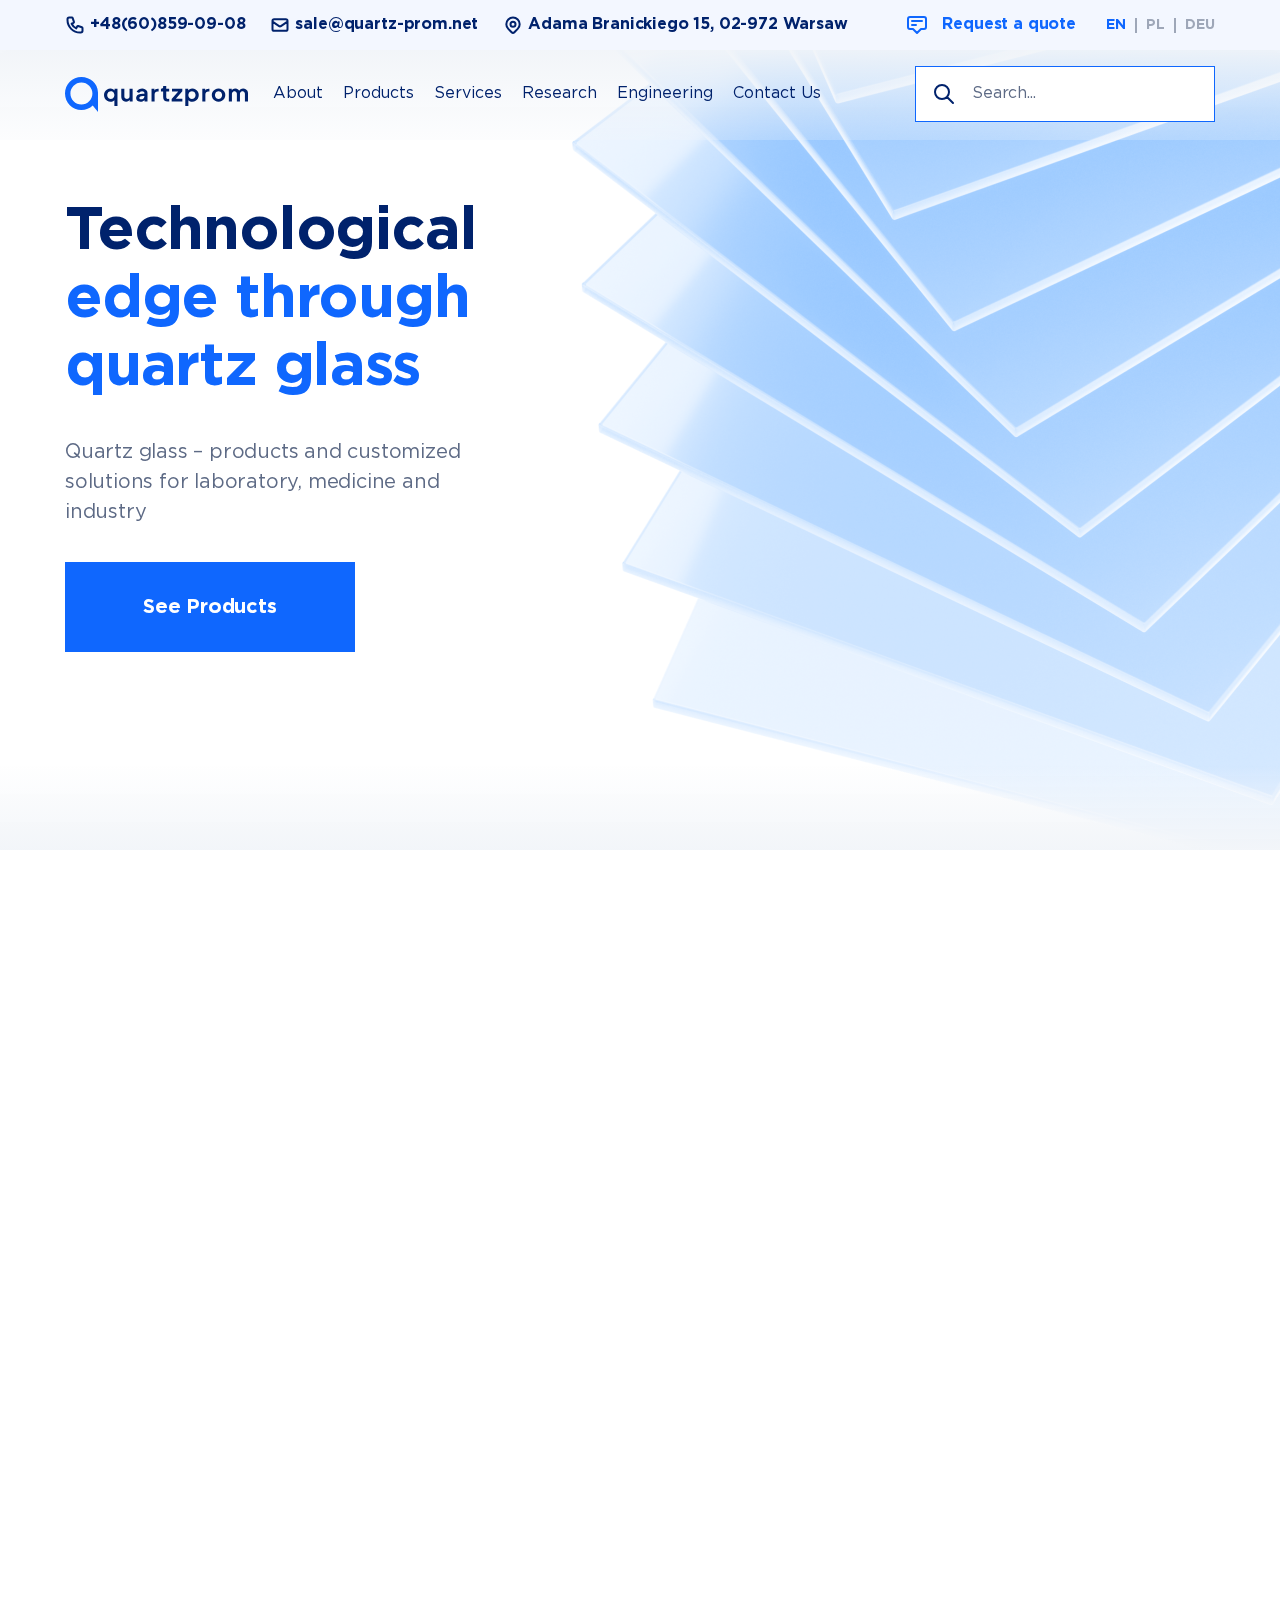
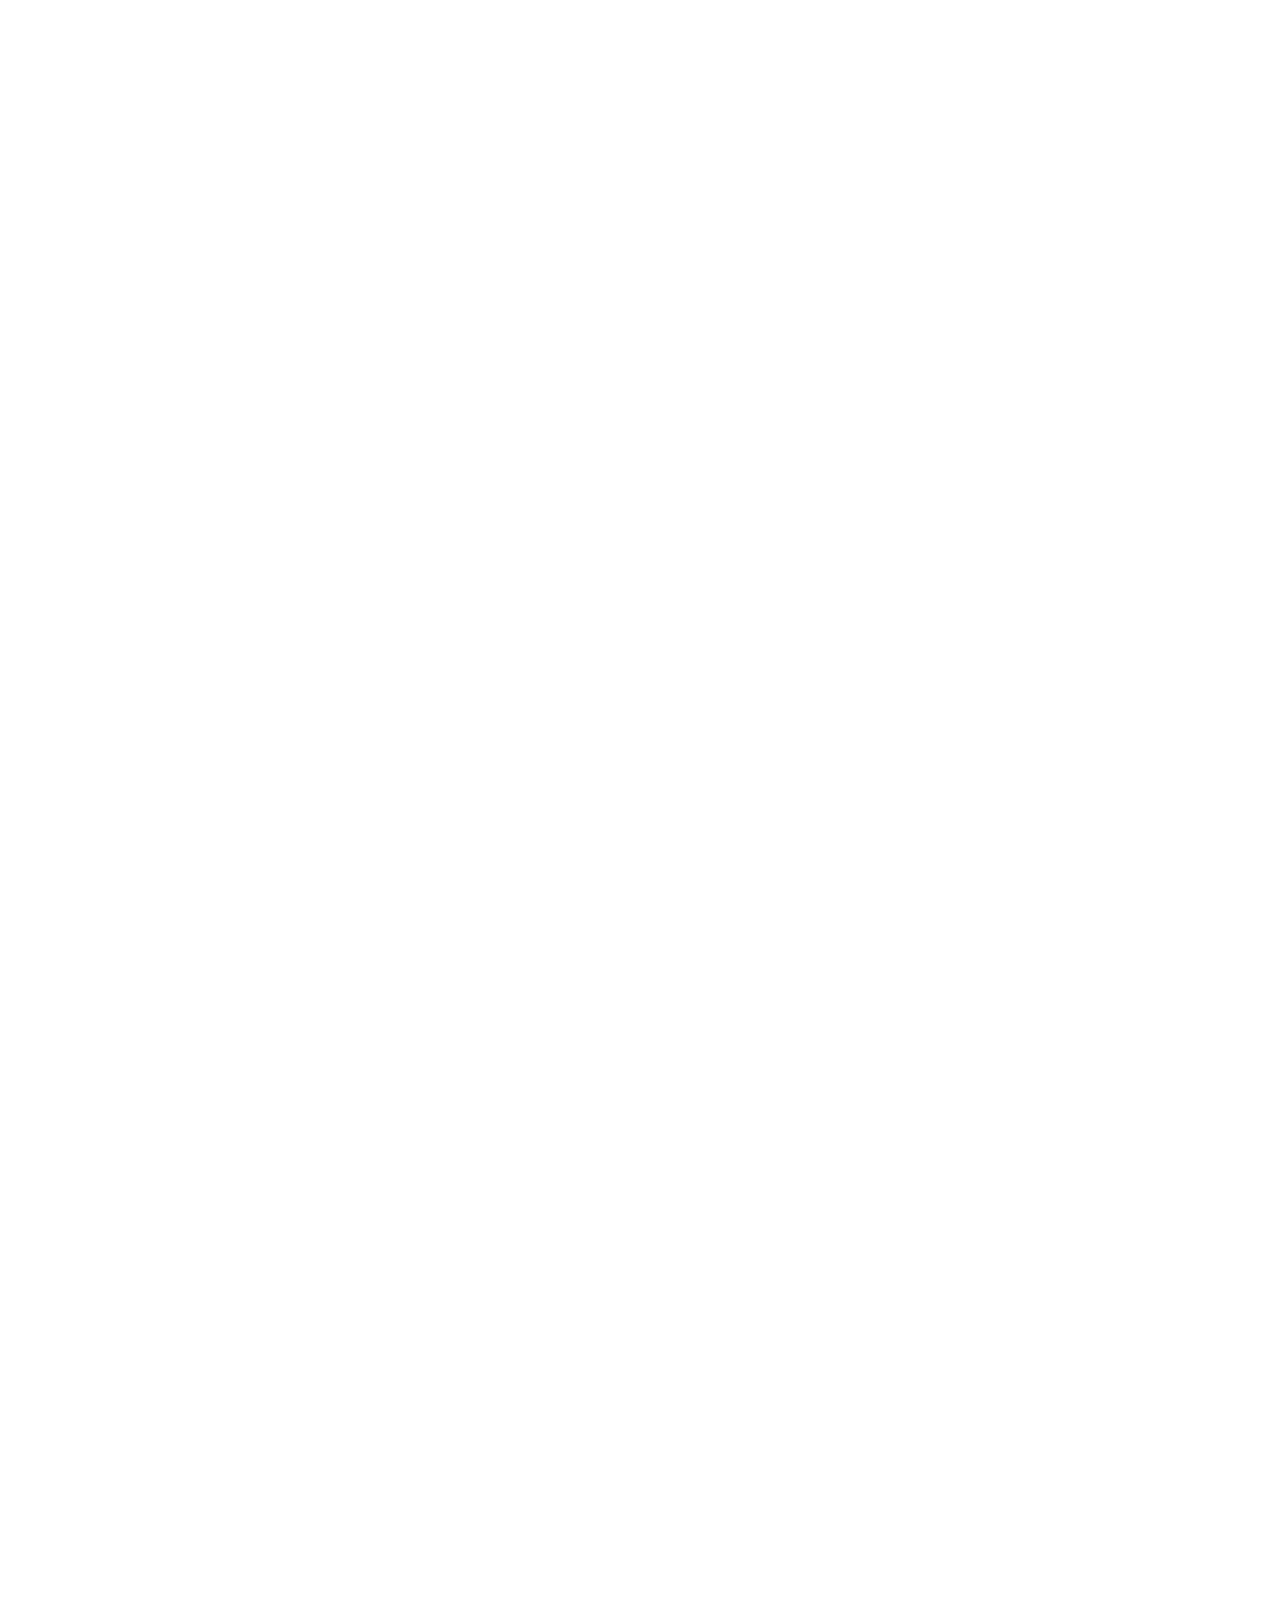
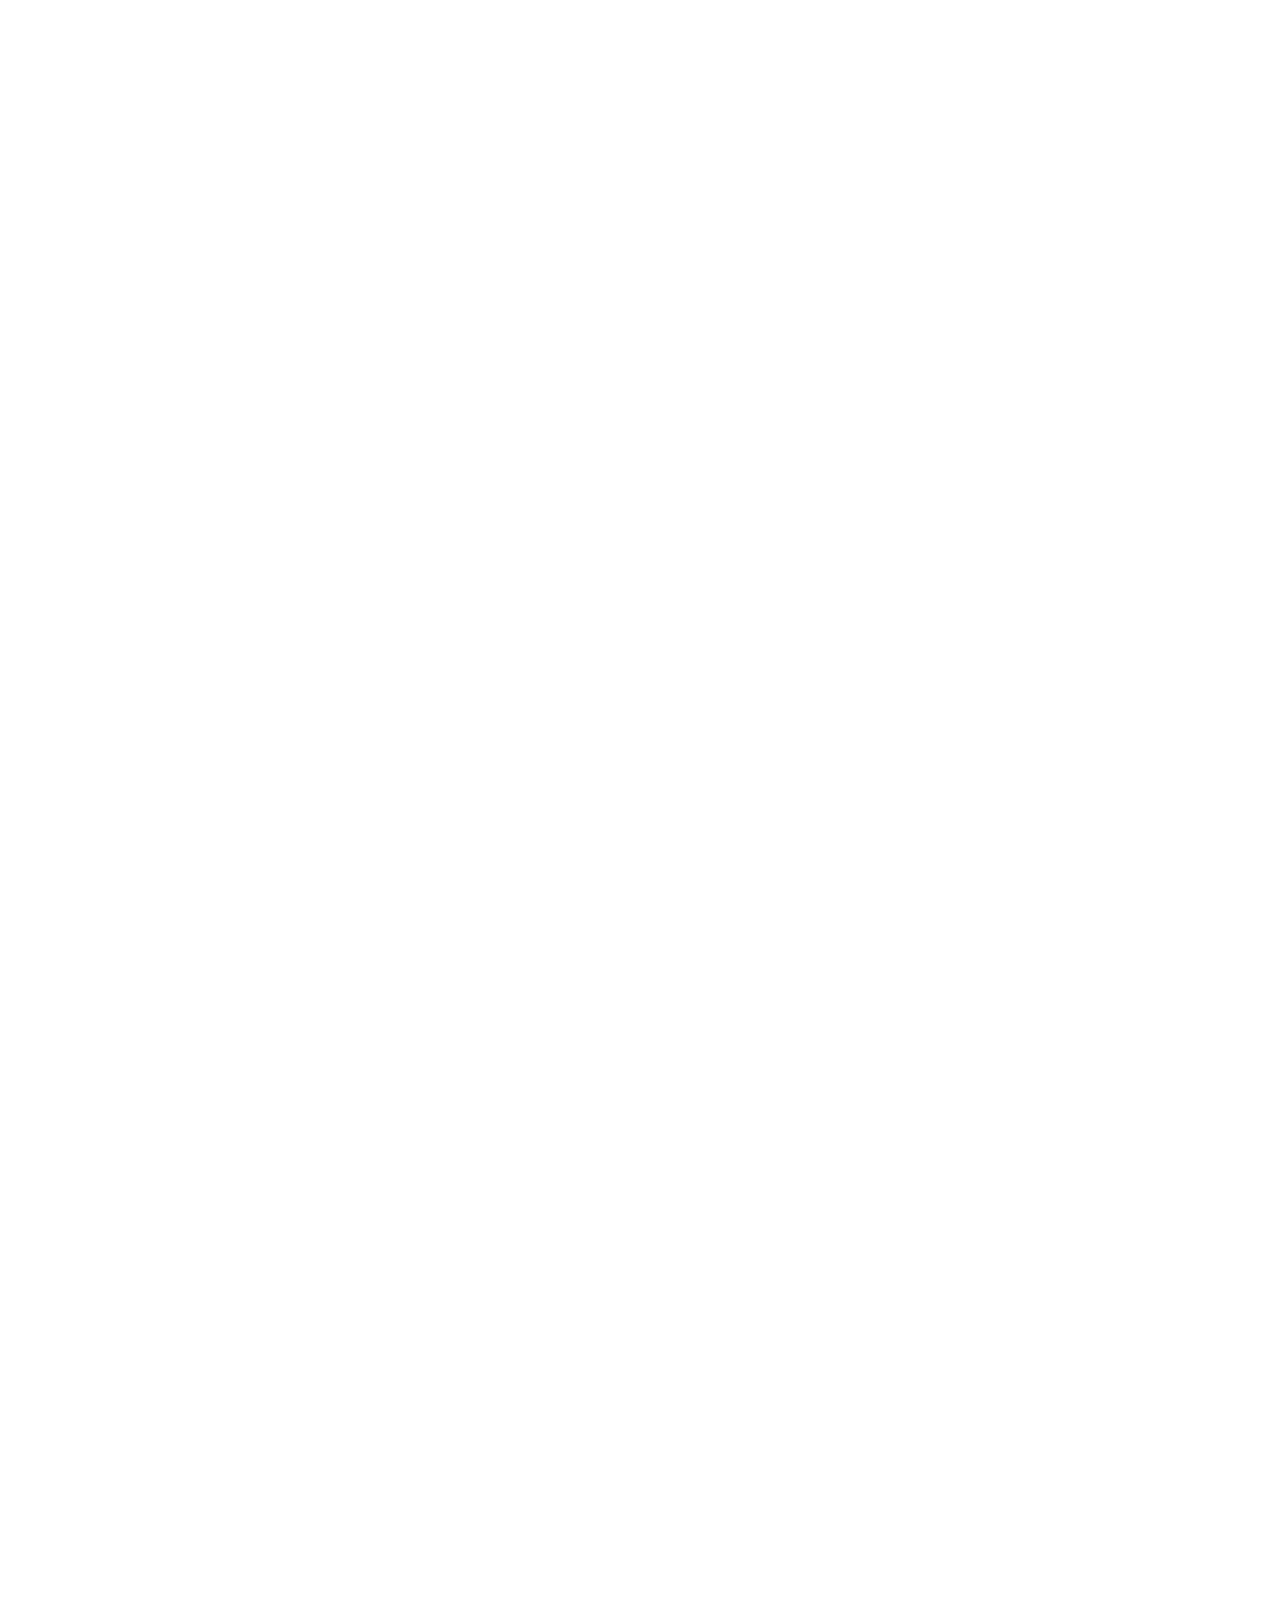
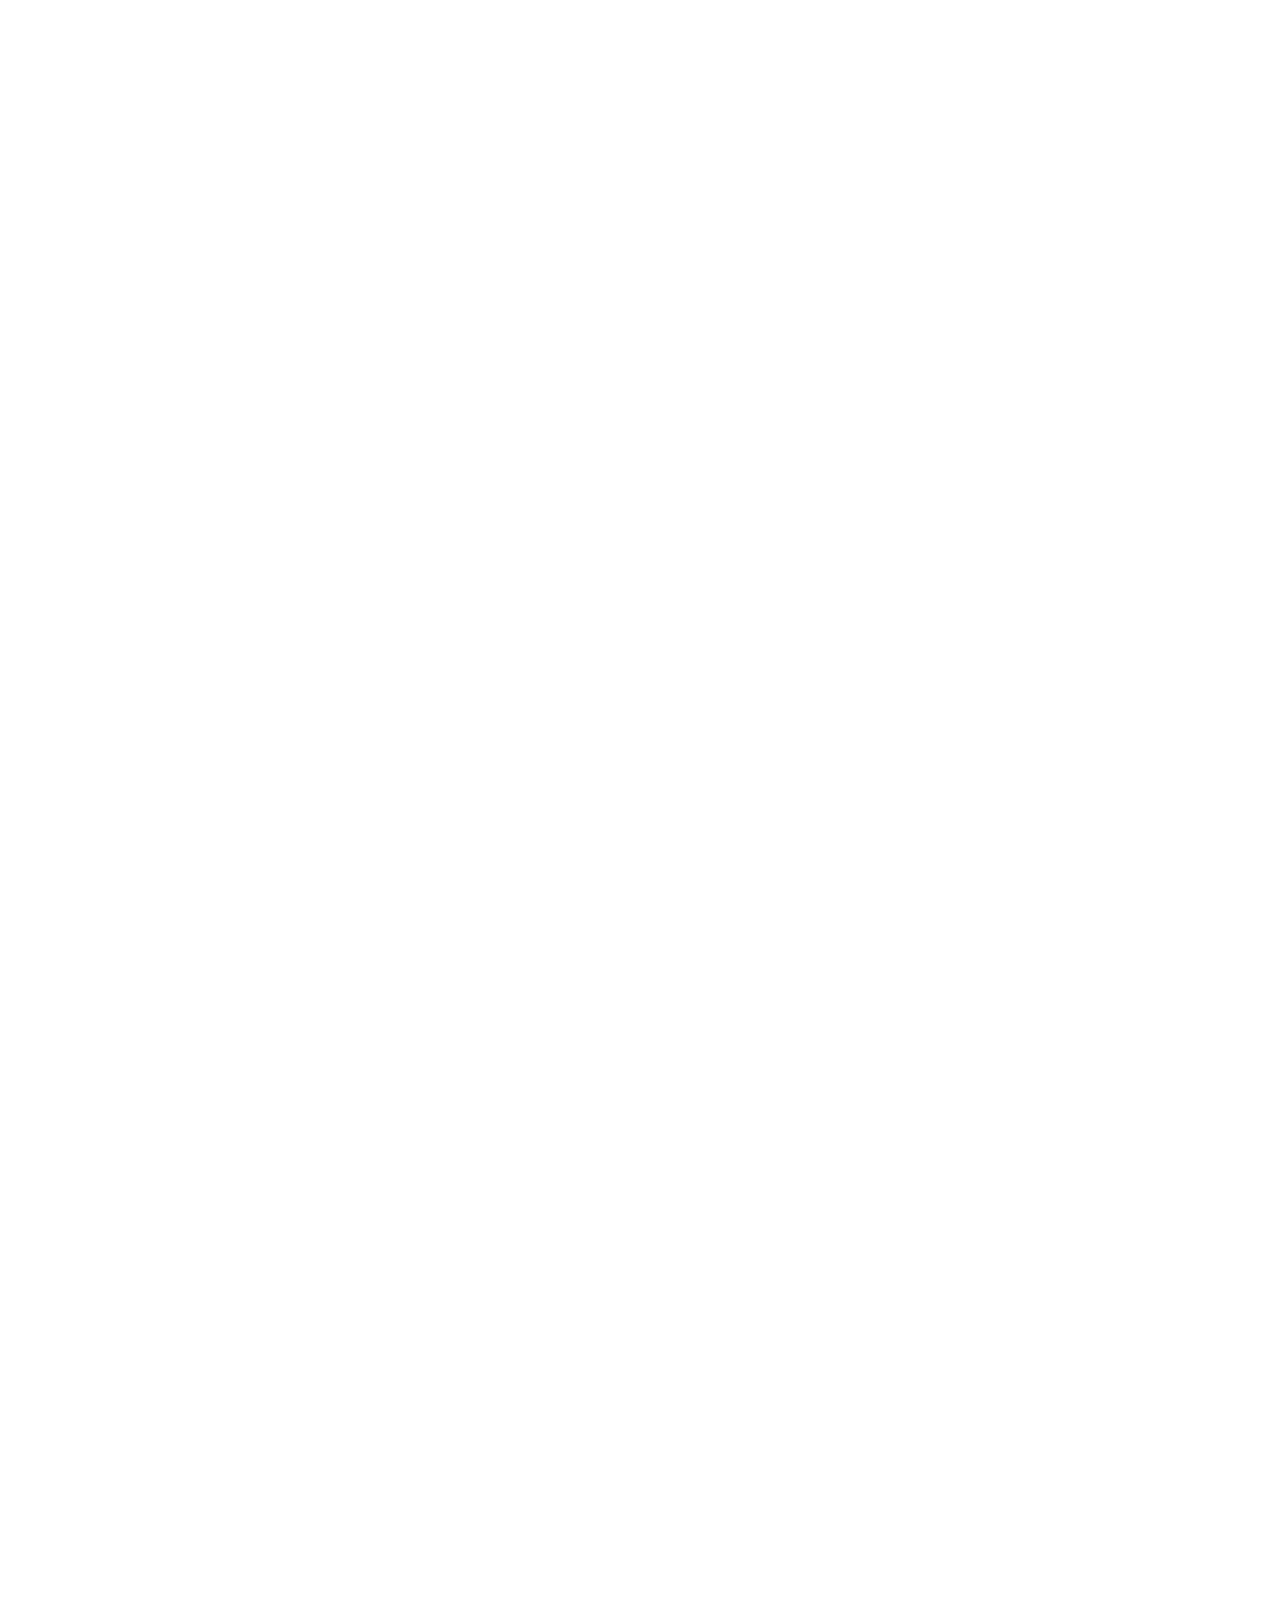
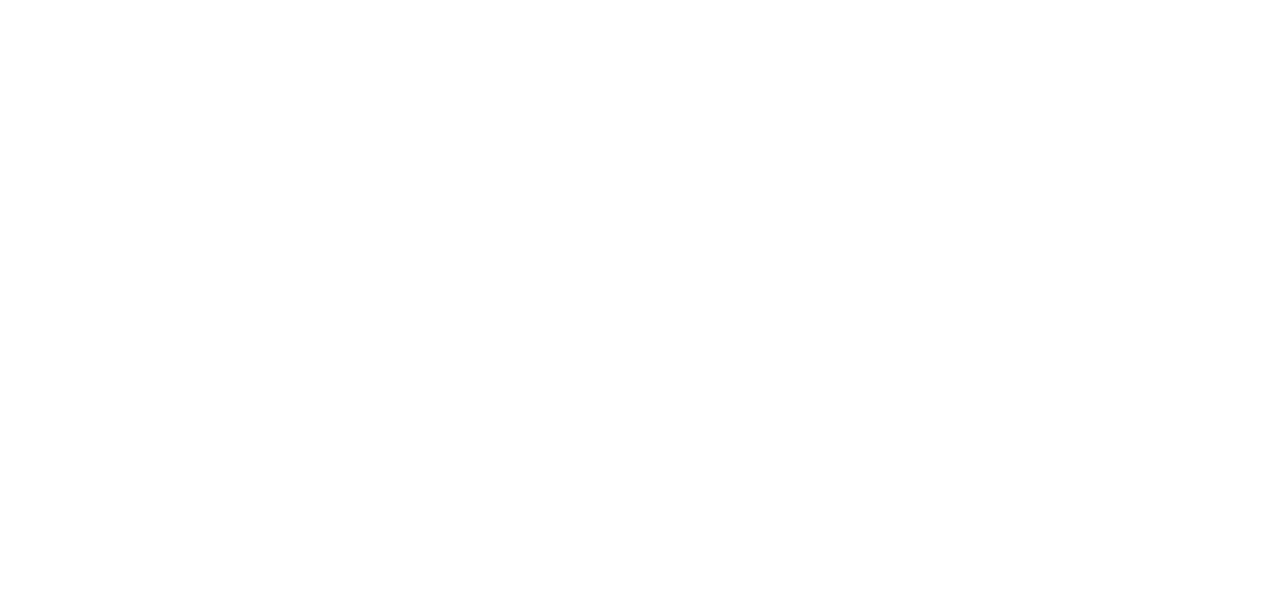
<file: index.html>
<!DOCTYPE html>
<html lang="ru">

<head>

	<meta charset="utf-8">

	<title>Technological edge through quartz glass</title>
	<meta name="description" content="">

	<meta http-equiv="X-UA-Compatible" content="IE=edge">
	<meta name="viewport" content="width=device-width, initial-scale=1, maximum-scale=1">

	<meta property="og:image" content="path/to/image.jpg">
	<link rel="shortcut icon" href="img/favicon/favicon.ico" type="image/x-icon">
	<link rel="apple-touch-icon" href="img/favicon/apple-touch-icon.png">
	<link rel="apple-touch-icon" sizes="72x72" href="img/favicon/apple-touch-icon-72x72.png">
	<link rel="apple-touch-icon" sizes="114x114" href="img/favicon/apple-touch-icon-114x114.png">

	<!-- Chrome, Firefox OS and Opera -->
	<meta name="theme-color" content="#000">
	<!-- Windows Phone -->
	<meta name="msapplication-navbutton-color" content="#000">
	<!-- iOS Safari -->
	<meta name="apple-mobile-web-app-status-bar-style" content="#000">

	<link rel="stylesheet" href="css/main.min.css">

	<style>
		:root {
			--mainHeader: url(img/main-bg.png);
			--mainActivity: url(img/activity/bg.png);
			--menu-BG: url(img/menu-BG.png);
			--form_bg: url(img/fomr-BG.png);
		}
		@media (max-width : 992px){
			:root {
				--mainActivity: url(img/activity/bg_mob.png);
				--form_bg: url(img/fomr-BG_mob.png);
			}
		}
		@media (max-width : 768px){
			:root {
				--mainHeader: url(img/main-bg_mob.png);
			}
		}
		@media (max-width : 480px){
			:root {
				--form_bg: url(img/fomr-BG_mob2.png);
			}
		}
	</style>

</head>

<body class="page">

	<div class="main--wrapper">
		<header class="header">
			<div class="header--top">
				<div class="container">
					<div class="row">
						<div class="header--top__wrapper">
							<div class="header--top__contacts">
								<a href="tel:+48(60)859-09-08" class="phone">
									<svg width="20" height="20" viewBox="0 0 20 20" fill="none" xmlns="http://www.w3.org/2000/svg">
										<path d="M2.5 4.16667C2.5 3.24619 3.24619 2.5 4.16667 2.5H6.89937C7.25806 2.5 7.57651 2.72953 7.68994 3.06981L8.93811 6.81434C9.06926 7.20777 8.89115 7.63776 8.52022 7.82322L6.63917 8.76375C7.55771 10.801 9.19898 12.4423 11.2363 13.3608L12.1768 11.4798C12.3622 11.1088 12.7922 10.9307 13.1857 11.0619L16.9302 12.3101C17.2705 12.4235 17.5 12.7419 17.5 13.1006V15.8333C17.5 16.7538 16.7538 17.5 15.8333 17.5H15C8.09644 17.5 2.5 11.9036 2.5 5V4.16667Z" stroke="#00226C" stroke-width="2" stroke-linecap="round" stroke-linejoin="round"/>
									</svg>
									<span>+48(60)859-09-08</span>
								</a>
								<a href="mailto:sale@quartz-prom.net" class="mail">
									<svg width="20" height="20" viewBox="0 0 20 20" fill="none" xmlns="http://www.w3.org/2000/svg">
										<path d="M2.5 6.66675L9.0755 11.0504C9.63533 11.4236 10.3647 11.4236 10.9245 11.0504L17.5 6.66675M4.16667 15.8334H15.8333C16.7538 15.8334 17.5 15.0872 17.5 14.1667V5.83341C17.5 4.91294 16.7538 4.16675 15.8333 4.16675H4.16667C3.24619 4.16675 2.5 4.91294 2.5 5.83341V14.1667C2.5 15.0872 3.24619 15.8334 4.16667 15.8334Z" stroke="#00226C" stroke-width="2" stroke-linecap="round" stroke-linejoin="round"/>
									</svg>
									<span>sale@quartz-prom.net</span>
								</a>
								<a target="_blank" href="https://www.google.com/maps/place/POL-AQUA+SA,+Adama+Branickiego+15,+02-972+Warszawa,+%D0%9F%D0%BE%D0%BB%D1%8C%D1%88%D0%B0/data=!4m2!3m1!1s0x47192d68e232de05:0x8832059d2bc59b72?sa=X&ved=2ahUKEwikmKC6rvqCAxXrVfEDHcFUD90Q8gF6BAgSEAA" class="mail">
									<svg width="20" height="20" viewBox="0 0 20 20" fill="none" xmlns="http://www.w3.org/2000/svg">
										<path d="M14.714 13.8807C13.9864 14.6083 12.5188 16.0758 11.4134 17.1813C10.6323 17.9624 9.36751 17.9623 8.58646 17.1813C7.50084 16.0957 6.06038 14.6552 5.28587 13.8807C2.68238 11.2772 2.68238 7.05612 5.28587 4.45262C7.88937 1.84913 12.1105 1.84913 14.714 4.45262C17.3175 7.05612 17.3175 11.2772 14.714 13.8807Z" stroke="#00226C" stroke-width="2" stroke-linecap="round" stroke-linejoin="round"/>
										<path d="M12.4999 9.16667C12.4999 10.5474 11.3806 11.6667 9.99992 11.6667C8.61921 11.6667 7.49992 10.5474 7.49992 9.16667C7.49992 7.78596 8.61921 6.66667 9.99992 6.66667C11.3806 6.66667 12.4999 7.78596 12.4999 9.16667Z" stroke="#00226C" stroke-width="2" stroke-linecap="round" stroke-linejoin="round"/>
									</svg>
									<span>Adama Branickiego 15, 02-972 Warsaw</span>
								</a>
							</div>
							<div class="header--top__right">
								<button class="requestAquote open--requestAquote">
									<svg width="24" height="24" viewBox="0 0 24 24" fill="none" xmlns="http://www.w3.org/2000/svg">
										<path d="M7 8H17M7 12H11M12 20L8 16H5C3.89543 16 3 15.1046 3 14V6C3 4.89543 3.89543 4 5 4H19C20.1046 4 21 4.89543 21 6V14C21 15.1046 20.1046 16 19 16H16L12 20Z" stroke="#0F67FE" stroke-width="2" stroke-linecap="round" stroke-linejoin="round"/>
									</svg>
									<span>Request a quote</span>
								</button>
								<ul class="header--top__language">
									<li class="current-lang"><a href="#">EN</a></li>
									<li class="lang-item"><a href="#">PL</a></li>
									<li class="lang-item"><a href="#">DEU</a></li>
								</ul>
							</div>
						</div>
					</div>
				</div>
			</div>
			<div class="header--bottom">
				<div class="container">
					<div class="row">
						<div class="header--bottom__wrapper">
							<a href="index.html" class="header--bottom__logo">
								<img src="img/logo.svg" alt="quartzprom - Technological edge through quartz glass">
							</a>
							<ul class="menu">
								<li><a href="#">About</a></li>
								<li><a href="#">Products </a></li>
								<li><a href="#">Services</a></li>
								<li><a href="#">Research</a></li>
								<li><a href="#">Engineering</a></li>
								<li><a href="#">Contact Us</a></li>
							</ul>
							<form action="#" class="search">
								<svg width="24" height="24" viewBox="0 0 24 24" fill="none" xmlns="http://www.w3.org/2000/svg">
									<path d="M21 21L15 15M17 10C17 13.866 13.866 17 10 17C6.13401 17 3 13.866 3 10C3 6.13401 6.13401 3 10 3C13.866 3 17 6.13401 17 10Z" stroke="#00226C" stroke-width="2" stroke-linecap="round" stroke-linejoin="round"/>
								</svg>
								<input type="text" placeholder="Search...">
							</form>
							<button class="menu--burger">
								<strong>Menu</strong>
								<div class="menu--burger__wrapper">
									<span></span><span></span><span></span>
								</div>
							</button>
						</div>
					</div>
				</div>
			</div>
		</header>

		<div class="menu--mobile" style="background-image: var(--menu-BG);">
			<div class="menu--mobile__wrapper">
				<div class="menu--mobile__top">
					<ul class="header--top__language">
						<li class="current-lang"><a href="#">EN</a></li>
						<li class="lang-item"><a href="#">PL</a></li>
						<li class="lang-item"><a href="#">DEU</a></li>
					</ul>
					<button class="search--button">
						<svg width="24" height="24" viewBox="0 0 24 24" fill="none" xmlns="http://www.w3.org/2000/svg">
							<path d="M21 21L15 15M17 10C17 13.866 13.866 17 10 17C6.13401 17 3 13.866 3 10C3 6.13401 6.13401 3 10 3C13.866 3 17 6.13401 17 10Z" stroke="#00226C" stroke-width="2" stroke-linecap="round" stroke-linejoin="round"/>
						</svg>
					</button>
					<form action="#" class="search">
						<svg width="24" height="24" viewBox="0 0 24 24" fill="none" xmlns="http://www.w3.org/2000/svg">
							<path d="M21 21L15 15M17 10C17 13.866 13.866 17 10 17C6.13401 17 3 13.866 3 10C3 6.13401 6.13401 3 10 3C13.866 3 17 6.13401 17 10Z" stroke="#00226C" stroke-width="2" stroke-linecap="round" stroke-linejoin="round"/>
						</svg>
						<input type="text" placeholder="Search...">
					</form>
					<button class="menu--burger">
						<strong>Menu</strong>
						<div class="menu--burger__wrapper">
							<span></span><span></span><span></span>
						</div>
					</button>
				</div>
				<div class="menu--mobile__bottom">
					<div class="menu--mobile__bottom--left">
						<ul class="menu menu--mobile__inner">
							<li><a href="#1">About</a></li>
							<li>
								<a href="#">Products </a>
								<ul class="sub-menu">
									<li><a href="#32">Optical windows</a></li>
									<li><a href="#123">Prisms</a></li>
									<li><a href="#123">Optical filters & coatings</a></li>
									<li><a href="#123">Optical mirrors</a></li>
									<li><a href="#123">IR & Laser optical components</a></li>
									<li><a href="#123">UV optics</a></li>
									<li><a href="#123">Optical windows</a></li>
									<li><a href="#12">Prisms</a></li>
									<li><a href="#2">Optical filters & coatings</a></li>
									<li><a href="#123">Optical mirrors</a></li>
								</ul>
							</li>
							<li><a href="#2">Services</a></li>
							<li><a href="#3">Research</a></li>
							<li><a href="#4">Engineering</a></li>
							<li><a href="#5">Contact Us</a></li>
						</ul>
						<div class="social">
							<a href="#">
								<svg width="32" height="32" viewBox="0 0 32 32" fill="none" xmlns="http://www.w3.org/2000/svg">
									<path d="M29.3332 16.0807C29.3332 8.67184 23.3643 2.6665 15.9998 2.6665C8.63539 2.6665 2.6665 8.67184 2.6665 16.0807C2.6665 22.7776 7.54117 28.327 13.9163 29.3332V19.959H10.5314V16.0798H13.9163V13.1252C13.9163 9.76339 15.9065 7.90562 18.9527 7.90562C20.4105 7.90562 21.9376 8.16784 21.9376 8.16784V11.4692H20.2549C18.599 11.4692 18.0834 12.5038 18.0834 13.5652V16.0807H21.7812L21.1901 19.9581H18.0834V29.3332C24.4585 28.327 29.3332 22.7776 29.3332 16.0807Z" fill="#9EA7B8"/>
								</svg>
							</a>
							<a href="#">
								<svg width="32" height="32" viewBox="0 0 32 32" fill="none" xmlns="http://www.w3.org/2000/svg">
									<path fill-rule="evenodd" clip-rule="evenodd" d="M26.3892 7.21961C27.536 7.52769 28.4431 8.43485 28.7512 9.58161C29.3161 11.6698 29.3332 16.0001 29.3332 16.0001C29.3332 16.0001 29.3332 20.3476 28.7683 22.4186C28.4603 23.5654 27.5531 24.4725 26.4063 24.7806C24.3353 25.3454 15.9998 25.3454 15.9998 25.3454C15.9998 25.3454 7.66436 25.3454 5.59333 24.7806C4.44656 24.4725 3.53942 23.5654 3.23133 22.4186C2.6665 20.3304 2.6665 16.0001 2.6665 16.0001C2.6665 16.0001 2.6665 11.6698 3.21421 9.59873C3.5223 8.45196 4.42945 7.54482 5.57622 7.23673C7.64725 6.6719 15.9827 6.65479 15.9827 6.65479C15.9827 6.65479 24.3182 6.65479 26.3892 7.21961ZM20.2446 16.0001L13.3297 20.0052V11.995L20.2446 16.0001Z" fill="#9EA7B8"/>
								</svg>
							</a>
							<a href="#">
								<svg width="32" height="32" viewBox="0 0 32 32" fill="none" xmlns="http://www.w3.org/2000/svg">
									<path fill-rule="evenodd" clip-rule="evenodd" d="M16 4C12.7408 4 12.3328 4.0136 11.0528 4.072C9.7752 4.1304 8.9024 4.3336 8.1392 4.6304C7.3392 4.9312 6.6136 5.4032 6.0136 6.0144C5.40338 6.61371 4.93109 7.3388 4.6296 8.1392C4.3344 8.9024 4.1304 9.776 4.072 11.0536C4.0144 12.3328 4 12.74 4 16C4 19.26 4.0136 19.6672 4.072 20.9472C4.1304 22.2248 4.3336 23.0976 4.6304 23.8608C4.9312 24.6608 5.4032 25.3864 6.0144 25.9864C6.61372 26.5966 7.33881 27.0689 8.1392 27.3704C8.9024 27.6664 9.7752 27.8696 11.0528 27.928C12.3328 27.9864 12.7408 28 16 28C19.2592 28 19.6672 27.9864 20.9472 27.928C22.2248 27.8696 23.0976 27.6664 23.8608 27.3696C24.6608 27.0688 25.3864 26.5968 25.9864 25.9856C26.5966 25.3863 27.0689 24.6612 27.3704 23.8608C27.6664 23.0976 27.8696 22.2248 27.928 20.9472C27.9864 19.6672 28 19.2592 28 16C28 12.7408 27.9864 12.3328 27.928 11.0528C27.8696 9.7752 27.6664 8.9024 27.3696 8.1392C27.0683 7.33845 26.596 6.61306 25.9856 6.0136C25.3863 5.40338 24.6612 4.93109 23.8608 4.6296C23.0976 4.3344 22.224 4.1304 20.9464 4.072C19.6672 4.0144 19.26 4 16 4ZM16 6.1624C19.204 6.1624 19.584 6.1744 20.8496 6.232C22.0192 6.2856 22.6544 6.48 23.0776 6.6456C23.6376 6.8624 24.0376 7.1232 24.4576 7.5424C24.8776 7.9624 25.1376 8.3624 25.3544 8.9224C25.5192 9.3456 25.7144 9.9808 25.768 11.1504C25.8256 12.416 25.8376 12.796 25.8376 16C25.8376 19.204 25.8256 19.584 25.768 20.8496C25.7144 22.0192 25.52 22.6544 25.3544 23.0776C25.1623 23.5988 24.8559 24.0704 24.4576 24.4576C24.0705 24.856 23.5989 25.1624 23.0776 25.3544C22.6544 25.5192 22.0192 25.7144 20.8496 25.768C19.584 25.8256 19.2048 25.8376 16 25.8376C12.7952 25.8376 12.416 25.8256 11.1504 25.768C9.9808 25.7144 9.3456 25.52 8.9224 25.3544C8.40116 25.1623 7.92961 24.8559 7.5424 24.4576C7.14414 24.0704 6.8377 23.5988 6.6456 23.0776C6.4808 22.6544 6.2856 22.0192 6.232 20.8496C6.1744 19.584 6.1624 19.204 6.1624 16C6.1624 12.796 6.1744 12.416 6.232 11.1504C6.2856 9.9808 6.48 9.3456 6.6456 8.9224C6.8624 8.3624 7.1232 7.9624 7.5424 7.5424C7.92955 7.14404 8.40113 6.83758 8.9224 6.6456C9.3456 6.4808 9.9808 6.2856 11.1504 6.232C12.416 6.1744 12.796 6.1624 16 6.1624Z" fill="#9EA7B8"/>
									<path fill-rule="evenodd" clip-rule="evenodd" d="M16 20.0042C15.4742 20.0042 14.9536 19.9006 14.4678 19.6994C13.982 19.4982 13.5406 19.2033 13.1688 18.8315C12.797 18.4597 12.502 18.0183 12.3008 17.5325C12.0996 17.0467 11.996 16.526 11.996 16.0002C11.996 15.4744 12.0996 14.9537 12.3008 14.4679C12.502 13.9822 12.797 13.5408 13.1688 13.169C13.5406 12.7971 13.982 12.5022 14.4678 12.301C14.9536 12.0998 15.4742 11.9962 16 11.9962C17.062 11.9962 18.0804 12.4181 18.8313 13.169C19.5822 13.9198 20.004 14.9383 20.004 16.0002C20.004 17.0621 19.5822 18.0806 18.8313 18.8315C18.0804 19.5824 17.062 20.0042 16 20.0042ZM16 9.83221C14.3642 9.83221 12.7953 10.482 11.6386 11.6388C10.4819 12.7955 9.83203 14.3644 9.83203 16.0002C9.83203 17.6361 10.4819 19.2049 11.6386 20.3616C12.7953 21.5184 14.3642 22.1682 16 22.1682C17.6359 22.1682 19.2047 21.5184 20.3615 20.3616C21.5182 19.2049 22.168 17.6361 22.168 16.0002C22.168 14.3644 21.5182 12.7955 20.3615 11.6388C19.2047 10.482 17.6359 9.83221 16 9.83221ZM23.9624 9.72021C23.9624 10.1069 23.8088 10.4777 23.5354 10.7512C23.262 11.0246 22.8911 11.1782 22.5044 11.1782C22.1177 11.1782 21.7469 11.0246 21.4735 10.7512C21.2 10.4777 21.0464 10.1069 21.0464 9.72021C21.0464 9.33352 21.2 8.96267 21.4735 8.68925C21.7469 8.41582 22.1177 8.26221 22.5044 8.26221C22.8911 8.26221 23.262 8.41582 23.5354 8.68925C23.8088 8.96267 23.9624 9.33352 23.9624 9.72021Z" fill="#9EA7B8"/>
								</svg>
							</a>
							<a href="#">
								<svg width="32" height="32" viewBox="0 0 32 32" fill="none" xmlns="http://www.w3.org/2000/svg">
									<path d="M28 5.76471V26.2353C28 26.7033 27.8141 27.1522 27.4831 27.4831C27.1522 27.8141 26.7033 28 26.2353 28H5.76471C5.29668 28 4.84782 27.8141 4.51687 27.4831C4.18592 27.1522 4 26.7033 4 26.2353V5.76471C4 5.29668 4.18592 4.84782 4.51687 4.51687C4.84782 4.18592 5.29668 4 5.76471 4H26.2353C26.7033 4 27.1522 4.18592 27.4831 4.51687C27.8141 4.84782 28 5.29668 28 5.76471ZM11.0588 13.1765H7.52941V24.4706H11.0588V13.1765ZM11.3765 9.29412C11.3783 9.02715 11.3276 8.76242 11.2271 8.51506C11.1267 8.2677 10.9785 8.04255 10.791 7.85246C10.6036 7.66237 10.3805 7.51107 10.1346 7.4072C9.88861 7.30332 9.62462 7.24891 9.35765 7.24706H9.29412C8.7512 7.24706 8.23053 7.46273 7.84663 7.84663C7.46273 8.23053 7.24706 8.7512 7.24706 9.29412C7.24706 9.83703 7.46273 10.3577 7.84663 10.7416C8.23053 11.1255 8.7512 11.3412 9.29412 11.3412C9.56111 11.3477 9.82678 11.3016 10.0759 11.2055C10.3251 11.1094 10.5529 10.9651 10.7463 10.7809C10.9396 10.5967 11.0948 10.3762 11.203 10.132C11.3111 9.88775 11.3701 9.62464 11.3765 9.35765V9.29412ZM24.4706 17.6094C24.4706 14.2141 22.3106 12.8941 20.1647 12.8941C19.4621 12.8589 18.7626 13.0086 18.1358 13.3281C17.5091 13.6477 16.9771 14.126 16.5929 14.7153H16.4941V13.1765H13.1765V24.4706H16.7059V18.4635C16.6549 17.8483 16.8487 17.2378 17.2452 16.7646C17.6417 16.2915 18.2089 15.9939 18.8235 15.9365H18.9576C20.08 15.9365 20.9129 16.6424 20.9129 18.4212V24.4706H24.4424L24.4706 17.6094Z" fill="#9EA7B8"/>
								</svg>
							</a>
						</div>
					</div>
					<div class="menu--mobile__bottom--right">
						<button class="requestAquote open--requestAquote">
							<svg width="24" height="24" viewBox="0 0 24 24" fill="none" xmlns="http://www.w3.org/2000/svg">
								<path d="M7 8H17M7 12H11M12 20L8 16H5C3.89543 16 3 15.1046 3 14V6C3 4.89543 3.89543 4 5 4H19C20.1046 4 21 4.89543 21 6V14C21 15.1046 20.1046 16 19 16H16L12 20Z" stroke="#0F67FE" stroke-width="2" stroke-linecap="round" stroke-linejoin="round"/>
							</svg>
							<span>Request a quote</span>
						</button>
						<div class="header--top__contacts">
							<a href="tel:+48(60)859-09-08" class="phone">
								<svg width="20" height="20" viewBox="0 0 20 20" fill="none" xmlns="http://www.w3.org/2000/svg">
									<path d="M2.5 4.16667C2.5 3.24619 3.24619 2.5 4.16667 2.5H6.89937C7.25806 2.5 7.57651 2.72953 7.68994 3.06981L8.93811 6.81434C9.06926 7.20777 8.89115 7.63776 8.52022 7.82322L6.63917 8.76375C7.55771 10.801 9.19898 12.4423 11.2363 13.3608L12.1768 11.4798C12.3622 11.1088 12.7922 10.9307 13.1857 11.0619L16.9302 12.3101C17.2705 12.4235 17.5 12.7419 17.5 13.1006V15.8333C17.5 16.7538 16.7538 17.5 15.8333 17.5H15C8.09644 17.5 2.5 11.9036 2.5 5V4.16667Z" stroke="#00226C" stroke-width="2" stroke-linecap="round" stroke-linejoin="round"/>
								</svg>
								<span>+48(60)859-09-08</span>
							</a>
							<a href="mailto:sale@quartz-prom.net" class="mail">
								<svg width="20" height="20" viewBox="0 0 20 20" fill="none" xmlns="http://www.w3.org/2000/svg">
									<path d="M2.5 6.66675L9.0755 11.0504C9.63533 11.4236 10.3647 11.4236 10.9245 11.0504L17.5 6.66675M4.16667 15.8334H15.8333C16.7538 15.8334 17.5 15.0872 17.5 14.1667V5.83341C17.5 4.91294 16.7538 4.16675 15.8333 4.16675H4.16667C3.24619 4.16675 2.5 4.91294 2.5 5.83341V14.1667C2.5 15.0872 3.24619 15.8334 4.16667 15.8334Z" stroke="#00226C" stroke-width="2" stroke-linecap="round" stroke-linejoin="round"/>
								</svg>
								<span>sale@quartz-prom.net</span>
							</a>
							<a target="_blank" href="https://www.google.com/maps/place/POL-AQUA+SA,+Adama+Branickiego+15,+02-972+Warszawa,+%D0%9F%D0%BE%D0%BB%D1%8C%D1%88%D0%B0/data=!4m2!3m1!1s0x47192d68e232de05:0x8832059d2bc59b72?sa=X&ved=2ahUKEwikmKC6rvqCAxXrVfEDHcFUD90Q8gF6BAgSEAA" class="mail">
								<svg width="20" height="20" viewBox="0 0 20 20" fill="none" xmlns="http://www.w3.org/2000/svg">
									<path d="M14.714 13.8807C13.9864 14.6083 12.5188 16.0758 11.4134 17.1813C10.6323 17.9624 9.36751 17.9623 8.58646 17.1813C7.50084 16.0957 6.06038 14.6552 5.28587 13.8807C2.68238 11.2772 2.68238 7.05612 5.28587 4.45262C7.88937 1.84913 12.1105 1.84913 14.714 4.45262C17.3175 7.05612 17.3175 11.2772 14.714 13.8807Z" stroke="#00226C" stroke-width="2" stroke-linecap="round" stroke-linejoin="round"/>
									<path d="M12.4999 9.16667C12.4999 10.5474 11.3806 11.6667 9.99992 11.6667C8.61921 11.6667 7.49992 10.5474 7.49992 9.16667C7.49992 7.78596 8.61921 6.66667 9.99992 6.66667C11.3806 6.66667 12.4999 7.78596 12.4999 9.16667Z" stroke="#00226C" stroke-width="2" stroke-linecap="round" stroke-linejoin="round"/>
								</svg>
								<span>Adama Branickiego 15, 02-972 Warsaw</span>
							</a>
						</div>
					</div>
				</div>
			</div>
		</div>

		<main class="main">
			<section class="main--header" style="background-image: var(--mainHeader);">
				<div class="container">
					<div class="row">
						<div class="main--header__text">
							<h1 class="h1">Technological edge through quartz glass</h1>
							<div class="text--xl">
								Quartz glass – products and customized solutions for laboratory, medicine and industry
							</div>
							<a href="#" class="button text--xl">See Products</a>
						</div>
					</div>
				</div>
			</section>
			<section class="main--solutions">
				<div class="container">
					<div class="row">
						<div class="main--solutions__wrapper">
							<div class="main--solutions__left">
								<div class="h1">Optical Components manufacturing solutions</div>
								<a href="#" class="main--solutions__item">
									<img src="img/solutions/1.png" alt="Plastic optics">
									<span class="h3">Plastic optics</span>
								</a>
								<div class="text--xl">
									Following your specifications, Quartzprom organizes the manufacturing, quality control, and worldwide delivery of your
									optical components. In other words, for complex lenses or optical assemblies, from plastic injection PMMA collimators
									to germanium windows or complex prisms we provide the parts that you need.
									<br><br>
									Our technical team have the solution for your Optics & Glass projects. As a “global supplier” we organize the
									manufacturing, the control and worldwide shipment.Sinoptix is the partner you need to ensure high-quality glass
									standards while guaranteeing low pricing.
								</div>
							</div>
							<div class="main--solutions__right">
								<div class="text--xl">
									Following your specifications, Quartzprom organizes the manufacturing, quality control, and worldwide delivery of your
									optical components. In other words, for complex lenses or optical assemblies, from plastic injection PMMA collimators
									to germanium windows or complex prisms we provide the parts that you need.
									<br><br>
									Our technical team have the solution for your Optics & Glass projects. As a “global supplier” we organize the
									manufacturing, the control and worldwide shipment.Sinoptix is the partner you need to ensure high-quality glass
									standards while guaranteeing low pricing.
								</div>
								<div class="main--solutions__right--components">
									<a href="#" class="main--solutions__item">
										<img src="img/solutions/2.png" alt="Optical components">
										<span class="h3">Optical components</span>
									</a>
									<a href="#" class="main--solutions__item">
										<img src="img/solutions/2.png" alt="Optical components">
										<span class="h3">Optical components</span>
									</a>
									<a href="#" class="main--solutions__item">
										<img src="img/solutions/2.png" alt="Optical components">
										<span class="h3">Optical components</span>
									</a>
									<a href="#" class="main--solutions__item">
										<img src="img/solutions/2.png" alt="Optical components">
										<span class="h3">Optical components</span>
									</a>
									<a href="#" class="main--solutions__item">
										<img src="img/solutions/2.png" alt="Optical components">
										<span class="h3">Optical components</span>
									</a>
									<a href="#" class="main--solutions__item">
										<img src="img/solutions/2.png" alt="Optical components">
										<span class="h3">Optical components</span>
									</a>
								</div>
							</div>
						</div>
					</div>
				</div>
			</section>
			<section class="main--reputation">
				<div class="container">
					<div class="row">
						<div class="h2">Our Reputation</div>
						<div class="main--reputation__wrapper">
							<div class="main--reputation__item">
								<div class="h2">
									<span>20</span><span class="color--accent">+</span>
								</div>
								<div class="text--lg h3">Years of expertise</div>
								<div class="text--md">
									Quartzprom has been actively operating in China, successfully ensuring that many companies worldwide benefits from the
									best of Chinese manufacturing.
									<br><br>
									Technicians, engineers, and our support ensure project completion in respect to your lead times, costs, and
									requirements.
								</div>
							</div>
							<div class="main--reputation__item">
								<div class="h2">
									<span>100</span><span class="color--accent">%</span>
								</div>
								<div class="text--lg h3">Quality check</div>
								<div class="text--md">
									Quartzprom ensures that your specifications and quality standards are met and maintained. Sinoptix eliminates quality
									issues that could otherwise wipe out all the savings previously obtained.
									<br><br>
									Optics and glass parts need specific attention, so trust specialists only. Browse our showroom to see some of our
									projects for clients worldwide.
								</div>
							</div>
							<div class="main--reputation__item">
								<div class="h2">
									<span>1</span> <span class="color--accent">step</span>
								</div>
								<div class="text--lg h3">Solution</div>
								<div class="text--md">
									We deliver a broad range of optical components like : lenses, prisms, optical windows, filters, glass tubes, etc..
									These optics can be manufactured from a complete choice of raw material :BK7, CaF2, CDGM glass, borosilicate, quartz,
									germanium, silicon, etc..
									<br><br>
									Moreover we offer impressive surface treatment possibilities (AR, hard carbon, band pass, dichroic, etc.). Whether
									it’s manufacturing of small quantities or extensive quantities, Quarzprom can offer a global, economic solution for
									your needs.
								</div>
							</div>
						</div>
					</div>
				</div>
			</section>
			<section class="main--activity" style="background-image: var(--mainActivity);">
				<div class="container">
					<div class="row">
						<div class="main--activity__wrapper">
							<div class="main--activity__left">
								<div class="h1">Our Areas of Activity</div>
								<div class="main--activity__left--list">
									<div class="main--activity__left--item">
										<div class="main--activity__left--item__icon">
											<img src="img/activity/Component.png">
										</div>
										<div class="main--activity__left--item__text text--2xl">Production</div>
									</div>
									<div class="main--activity__left--item">
										<div class="main--activity__left--item__icon">
											<img src="img/activity/Component-1.png">
										</div>
										<div class="main--activity__left--item__text text--2xl">Engineering</div>
									</div>
									<div class="main--activity__left--item">
										<div class="main--activity__left--item__icon">
											<img src="img/activity/Component-2.png">
										</div>
										<div class="main--activity__left--item__text text--2xl">Research</div>
									</div>
									<div class="main--activity__left--item">
										<div class="main--activity__left--item__icon">
											<img src="img/activity/Component-3.png">
										</div>
										<div class="main--activity__left--item__text text--2xl">Expertise</div>
									</div>
								</div>
							</div>
							<div class="main--activity__right">
								<div class="h2">Company's mission</div>
								<div class="text--xl">We help change the world for the better through the research, development and production of high-tech materials for key industries</div>
							</div>
						</div>
					</div>
				</div>
			</section>
			<section class="main--advantages">
				<div class="container">
					<div class="row">
						<div class="main--advantages__wrapper">
							<div class="main--advantages__item">
								<div class="main--advantages__item--image">
									<img src="img/advantages/1.png" alt="#">
								</div>
								<div class="main--advantages__item--text">
									<div class="h3">15 production areas</div>
									<div class="text--md">Our products are used in innovative products - from semiconductor electronics to solar energy</div>
								</div>
							</div>
							<div class="main--advantages__item">
								<div class="main--advantages__item--image">
									<img src="img/advantages/3.png" alt="#">
								</div>
								<div class="main--advantages__item--text">
									<div class="h3">Participation in government procurement</div>
									<div class="text--md">We participate in exhibitions and conferences with leading industry representatives in Europe</div>
								</div>
							</div>
							<div class="main--advantages__item">
								<div class="main--advantages__item--image">
									<img src="img/advantages/2.png" alt="#">
								</div>
								<div class="main--advantages__item--text">
									<div class="h3">Participation in exhibitions</div>
									<div class="text--md">The quality of our products is determined by the unique engineering and the accumulated scientific and practical base</div>
								</div>
							</div>
							<div class="main--advantages__item">
								<div class="main--advantages__item--image">
									<img src="img/advantages/4.png" alt="#">
								</div>
								<div class="main--advantages__item--text">
									<div class="h3">25 years of experience</div>
									<div class="text--md">The company was founded on the basis of a glass factory. The main direction was the production of quartz glass</div>
								</div>
							</div>
						</div>
					</div>
				</div>
			</section>
			<div class="main--gallery section">
				<div class="container">
					<div class="row">
						<div class="h2">Gallery</div>
						<div class="main--gallery__wrapper">
							<div class="main--gallery__slider splide splide--gallery">
								<div class="splide__arrows">
									<button class="splide__arrow splide__arrow--prev">
										<svg width="24" height="24" viewBox="0 0 24 24" fill="none" xmlns="http://www.w3.org/2000/svg">
											<path d="M15 19L8 12L15 5" stroke="#0F67FE" stroke-width="2" stroke-linecap="round" stroke-linejoin="round"/>
										</svg>
									</button>
									<button class="splide__arrow splide__arrow--next">
										<svg width="24" height="24" viewBox="0 0 24 24" fill="none" xmlns="http://www.w3.org/2000/svg">
											<path d="M9 5L16 12L9 19" stroke="#0F67FE" stroke-width="2" stroke-linecap="round" stroke-linejoin="round"/>
										</svg>
									</button>
								</div>
								<div class="splide__track">
									<div class="splide__list">
										<div class="splide__slide main--gallery__slide">
											<img src="img/gallery/1.png" alt="#">
										</div>
										<div class="splide__slide main--gallery__slide">
											<img src="img/gallery/2.png" alt="#">
										</div>
										<div class="splide__slide main--gallery__slide">
											<img src="img/gallery/3.png" alt="#">
										</div>
									</div>
								</div>
							</div>
						</div>
					</div>
				</div>
			</div>
			<div class="main--form section" style="background-image: var(--form_bg);">
				<div class="container">
					<div class="row">
						<div class="h1">Get In Touch.</div>
						<form action="#">
							<div class="main--form__block">
								<label>Full Name<span class="color--accent">*</span></label>
								<span class="wpcf7-form-control-wrap" data-name="fio">
									<input size="40" class="wpcf7-form-control wpcf7-text wpcf7-validates-as-required" id="fio" aria-required="true" aria-invalid="false" placeholder="Enter your name..." value="" type="text" name="fio">
								</span>
							</div>
							<div class="main--form__block">
								<label>Job Position</label>
								<span class="wpcf7-form-control-wrap" data-name="job">
									<input size="40" class="wpcf7-form-control wpcf7-text" id="job" aria-invalid="false" placeholder="Enter your job position..." value="" type="text" name="job">
								</span>
							</div>
							<div class="main--form__block">
								<label>Email Address<span class="color--accent">*</span></label>
								<span class="wpcf7-form-control-wrap" data-name="email">
									<input size="40" class="wpcf7-form-control wpcf7-email wpcf7-text wpcf7-validates-as-email" id="email" aria-invalid="false" placeholder="Enter your email address..." value="" type="email" name="email">
								</span>
							</div>
							<div class="main--form__block">
								<label>Phone Number <span class="color--accent">*</span></label>
								<span class="wpcf7-form-control-wrap" data-name="tel">
									<input size="40" class="wpcf7-form-control wpcf7-tel wpcf7-validates-as-required wpcf7-text wpcf7-validates-as-tel" id="tel" aria-required="true" aria-invalid="false" placeholder="Enter your phone number..." value="" type="tel" name="tel">
								</span>
							</div>
							<div class="main--form__block">
								<label>Message</label>
								<span class="wpcf7-form-control-wrap" data-name="textarea">
									<textarea cols="40" rows="10" class="wpcf7-form-control wpcf7-textarea" id="textarea" aria-invalid="false" placeholder="Enter your message as clear as possible..." name="textarea"></textarea>
								</span>
							</div>
							<div class="main--form__footer">
								<div class="main--form__check">
									<input type="checkbox" class="custom-checkbox" id="check1" name="check1" value="yes">
									<label class="check" for="check1"><span>I have agreed to the <a href="#">Terms & Conditions</a></span></label>
								</div>
								<div class="main--form__button">
									<button class="button wpcf7-form-control wpcf7-submit" type="submit">
										<span>Submit Form</span>
										<svg width="24" height="25" viewBox="0 0 24 25" fill="none" xmlns="http://www.w3.org/2000/svg">
											<g clip-path="url(#clip0_122_6058)">
												<path d="M8.59 7.91L13.17 12.5L8.59 17.09L10 18.5L16 12.5L10 6.5L8.59 7.91Z" fill="white"/>
											</g>
											<defs>
												<clipPath id="clip0_122_6058">
													<rect width="24" height="24" fill="white" transform="translate(24 24.5) rotate(-180)"/>
												</clipPath>
											</defs>
										</svg>
											
									</button>
								</div>
							</div>
						</form>
					</div>
				</div>
			</div>
		</main>

		<footer class="footer">
			<div class="container">
				<div class="row">
					<div class="footer--wrapper" style="background-image: url(img/footer-logoA.png);">
						<div class="footer--top">
							<div class="footer--top__block footer--top__left">
								<div class="footer--top__block--logo">
									<img src="img/logo-footer.svg" alt="#">
								</div>
								<div class="footer--top__block--text text--lg">Optical Components manufacturing solutions</div>
								<div class="footer--top__block--social social">
									<a href="#">
										<svg width="32" height="32" viewBox="0 0 32 32" fill="none" xmlns="http://www.w3.org/2000/svg">
											<path d="M29.3332 16.0807C29.3332 8.67184 23.3643 2.6665 15.9998 2.6665C8.63539 2.6665 2.6665 8.67184 2.6665 16.0807C2.6665 22.7776 7.54117 28.327 13.9163 29.3332V19.959H10.5314V16.0798H13.9163V13.1252C13.9163 9.76339 15.9065 7.90562 18.9527 7.90562C20.4105 7.90562 21.9376 8.16784 21.9376 8.16784V11.4692H20.2549C18.599 11.4692 18.0834 12.5038 18.0834 13.5652V16.0807H21.7812L21.1901 19.9581H18.0834V29.3332C24.4585 28.327 29.3332 22.7776 29.3332 16.0807Z" fill="#9EA7B8"/>
										</svg>
									</a>
									<a href="#">
										<svg width="32" height="32" viewBox="0 0 32 32" fill="none" xmlns="http://www.w3.org/2000/svg">
											<path fill-rule="evenodd" clip-rule="evenodd" d="M26.3892 7.21961C27.536 7.52769 28.4431 8.43485 28.7512 9.58161C29.3161 11.6698 29.3332 16.0001 29.3332 16.0001C29.3332 16.0001 29.3332 20.3476 28.7683 22.4186C28.4603 23.5654 27.5531 24.4725 26.4063 24.7806C24.3353 25.3454 15.9998 25.3454 15.9998 25.3454C15.9998 25.3454 7.66436 25.3454 5.59333 24.7806C4.44656 24.4725 3.53942 23.5654 3.23133 22.4186C2.6665 20.3304 2.6665 16.0001 2.6665 16.0001C2.6665 16.0001 2.6665 11.6698 3.21421 9.59873C3.5223 8.45196 4.42945 7.54482 5.57622 7.23673C7.64725 6.6719 15.9827 6.65479 15.9827 6.65479C15.9827 6.65479 24.3182 6.65479 26.3892 7.21961ZM20.2446 16.0001L13.3297 20.0052V11.995L20.2446 16.0001Z" fill="#9EA7B8"/>
										</svg>
									</a>
									<a href="#">
										<svg width="32" height="32" viewBox="0 0 32 32" fill="none" xmlns="http://www.w3.org/2000/svg">
											<path fill-rule="evenodd" clip-rule="evenodd" d="M16 4C12.7408 4 12.3328 4.0136 11.0528 4.072C9.7752 4.1304 8.9024 4.3336 8.1392 4.6304C7.3392 4.9312 6.6136 5.4032 6.0136 6.0144C5.40338 6.61371 4.93109 7.3388 4.6296 8.1392C4.3344 8.9024 4.1304 9.776 4.072 11.0536C4.0144 12.3328 4 12.74 4 16C4 19.26 4.0136 19.6672 4.072 20.9472C4.1304 22.2248 4.3336 23.0976 4.6304 23.8608C4.9312 24.6608 5.4032 25.3864 6.0144 25.9864C6.61372 26.5966 7.33881 27.0689 8.1392 27.3704C8.9024 27.6664 9.7752 27.8696 11.0528 27.928C12.3328 27.9864 12.7408 28 16 28C19.2592 28 19.6672 27.9864 20.9472 27.928C22.2248 27.8696 23.0976 27.6664 23.8608 27.3696C24.6608 27.0688 25.3864 26.5968 25.9864 25.9856C26.5966 25.3863 27.0689 24.6612 27.3704 23.8608C27.6664 23.0976 27.8696 22.2248 27.928 20.9472C27.9864 19.6672 28 19.2592 28 16C28 12.7408 27.9864 12.3328 27.928 11.0528C27.8696 9.7752 27.6664 8.9024 27.3696 8.1392C27.0683 7.33845 26.596 6.61306 25.9856 6.0136C25.3863 5.40338 24.6612 4.93109 23.8608 4.6296C23.0976 4.3344 22.224 4.1304 20.9464 4.072C19.6672 4.0144 19.26 4 16 4ZM16 6.1624C19.204 6.1624 19.584 6.1744 20.8496 6.232C22.0192 6.2856 22.6544 6.48 23.0776 6.6456C23.6376 6.8624 24.0376 7.1232 24.4576 7.5424C24.8776 7.9624 25.1376 8.3624 25.3544 8.9224C25.5192 9.3456 25.7144 9.9808 25.768 11.1504C25.8256 12.416 25.8376 12.796 25.8376 16C25.8376 19.204 25.8256 19.584 25.768 20.8496C25.7144 22.0192 25.52 22.6544 25.3544 23.0776C25.1623 23.5988 24.8559 24.0704 24.4576 24.4576C24.0705 24.856 23.5989 25.1624 23.0776 25.3544C22.6544 25.5192 22.0192 25.7144 20.8496 25.768C19.584 25.8256 19.2048 25.8376 16 25.8376C12.7952 25.8376 12.416 25.8256 11.1504 25.768C9.9808 25.7144 9.3456 25.52 8.9224 25.3544C8.40116 25.1623 7.92961 24.8559 7.5424 24.4576C7.14414 24.0704 6.8377 23.5988 6.6456 23.0776C6.4808 22.6544 6.2856 22.0192 6.232 20.8496C6.1744 19.584 6.1624 19.204 6.1624 16C6.1624 12.796 6.1744 12.416 6.232 11.1504C6.2856 9.9808 6.48 9.3456 6.6456 8.9224C6.8624 8.3624 7.1232 7.9624 7.5424 7.5424C7.92955 7.14404 8.40113 6.83758 8.9224 6.6456C9.3456 6.4808 9.9808 6.2856 11.1504 6.232C12.416 6.1744 12.796 6.1624 16 6.1624Z" fill="#9EA7B8"/>
											<path fill-rule="evenodd" clip-rule="evenodd" d="M16 20.0042C15.4742 20.0042 14.9536 19.9006 14.4678 19.6994C13.982 19.4982 13.5406 19.2033 13.1688 18.8315C12.797 18.4597 12.502 18.0183 12.3008 17.5325C12.0996 17.0467 11.996 16.526 11.996 16.0002C11.996 15.4744 12.0996 14.9537 12.3008 14.4679C12.502 13.9822 12.797 13.5408 13.1688 13.169C13.5406 12.7971 13.982 12.5022 14.4678 12.301C14.9536 12.0998 15.4742 11.9962 16 11.9962C17.062 11.9962 18.0804 12.4181 18.8313 13.169C19.5822 13.9198 20.004 14.9383 20.004 16.0002C20.004 17.0621 19.5822 18.0806 18.8313 18.8315C18.0804 19.5824 17.062 20.0042 16 20.0042ZM16 9.83221C14.3642 9.83221 12.7953 10.482 11.6386 11.6388C10.4819 12.7955 9.83203 14.3644 9.83203 16.0002C9.83203 17.6361 10.4819 19.2049 11.6386 20.3616C12.7953 21.5184 14.3642 22.1682 16 22.1682C17.6359 22.1682 19.2047 21.5184 20.3615 20.3616C21.5182 19.2049 22.168 17.6361 22.168 16.0002C22.168 14.3644 21.5182 12.7955 20.3615 11.6388C19.2047 10.482 17.6359 9.83221 16 9.83221ZM23.9624 9.72021C23.9624 10.1069 23.8088 10.4777 23.5354 10.7512C23.262 11.0246 22.8911 11.1782 22.5044 11.1782C22.1177 11.1782 21.7469 11.0246 21.4735 10.7512C21.2 10.4777 21.0464 10.1069 21.0464 9.72021C21.0464 9.33352 21.2 8.96267 21.4735 8.68925C21.7469 8.41582 22.1177 8.26221 22.5044 8.26221C22.8911 8.26221 23.262 8.41582 23.5354 8.68925C23.8088 8.96267 23.9624 9.33352 23.9624 9.72021Z" fill="#9EA7B8"/>
										</svg>
									</a>
									<a href="#">
										<svg width="32" height="32" viewBox="0 0 32 32" fill="none" xmlns="http://www.w3.org/2000/svg">
											<path d="M28 5.76471V26.2353C28 26.7033 27.8141 27.1522 27.4831 27.4831C27.1522 27.8141 26.7033 28 26.2353 28H5.76471C5.29668 28 4.84782 27.8141 4.51687 27.4831C4.18592 27.1522 4 26.7033 4 26.2353V5.76471C4 5.29668 4.18592 4.84782 4.51687 4.51687C4.84782 4.18592 5.29668 4 5.76471 4H26.2353C26.7033 4 27.1522 4.18592 27.4831 4.51687C27.8141 4.84782 28 5.29668 28 5.76471ZM11.0588 13.1765H7.52941V24.4706H11.0588V13.1765ZM11.3765 9.29412C11.3783 9.02715 11.3276 8.76242 11.2271 8.51506C11.1267 8.2677 10.9785 8.04255 10.791 7.85246C10.6036 7.66237 10.3805 7.51107 10.1346 7.4072C9.88861 7.30332 9.62462 7.24891 9.35765 7.24706H9.29412C8.7512 7.24706 8.23053 7.46273 7.84663 7.84663C7.46273 8.23053 7.24706 8.7512 7.24706 9.29412C7.24706 9.83703 7.46273 10.3577 7.84663 10.7416C8.23053 11.1255 8.7512 11.3412 9.29412 11.3412C9.56111 11.3477 9.82678 11.3016 10.0759 11.2055C10.3251 11.1094 10.5529 10.9651 10.7463 10.7809C10.9396 10.5967 11.0948 10.3762 11.203 10.132C11.3111 9.88775 11.3701 9.62464 11.3765 9.35765V9.29412ZM24.4706 17.6094C24.4706 14.2141 22.3106 12.8941 20.1647 12.8941C19.4621 12.8589 18.7626 13.0086 18.1358 13.3281C17.5091 13.6477 16.9771 14.126 16.5929 14.7153H16.4941V13.1765H13.1765V24.4706H16.7059V18.4635C16.6549 17.8483 16.8487 17.2378 17.2452 16.7646C17.6417 16.2915 18.2089 15.9939 18.8235 15.9365H18.9576C20.08 15.9365 20.9129 16.6424 20.9129 18.4212V24.4706H24.4424L24.4706 17.6094Z" fill="#9EA7B8"/>
										</svg>
									</a>
								</div>
								<button class="button open--requestAquote">Request a quote</button>
								<div class="footer--top__block--text__mini">All enquiries are accepted in English, Polish and German.</div>
								<div class="header--top__contacts">
									<a href="tel:+48(60)859-09-08" class="phone">
										<svg width="20" height="20" viewBox="0 0 20 20" fill="none" xmlns="http://www.w3.org/2000/svg">
											<path d="M2.5 4.16667C2.5 3.24619 3.24619 2.5 4.16667 2.5H6.89937C7.25806 2.5 7.57651 2.72953 7.68994 3.06981L8.93811 6.81434C9.06926 7.20777 8.89115 7.63776 8.52022 7.82322L6.63917 8.76375C7.55771 10.801 9.19898 12.4423 11.2363 13.3608L12.1768 11.4798C12.3622 11.1088 12.7922 10.9307 13.1857 11.0619L16.9302 12.3101C17.2705 12.4235 17.5 12.7419 17.5 13.1006V15.8333C17.5 16.7538 16.7538 17.5 15.8333 17.5H15C8.09644 17.5 2.5 11.9036 2.5 5V4.16667Z" stroke="#00226C" stroke-width="2" stroke-linecap="round" stroke-linejoin="round"></path>
										</svg>
										<span>+48(60)859-09-08</span>
									</a>
									<a href="mailto:sale@quartz-prom.net" class="mail">
										<svg width="20" height="20" viewBox="0 0 20 20" fill="none" xmlns="http://www.w3.org/2000/svg">
											<path d="M2.5 6.66675L9.0755 11.0504C9.63533 11.4236 10.3647 11.4236 10.9245 11.0504L17.5 6.66675M4.16667 15.8334H15.8333C16.7538 15.8334 17.5 15.0872 17.5 14.1667V5.83341C17.5 4.91294 16.7538 4.16675 15.8333 4.16675H4.16667C3.24619 4.16675 2.5 4.91294 2.5 5.83341V14.1667C2.5 15.0872 3.24619 15.8334 4.16667 15.8334Z" stroke="#00226C" stroke-width="2" stroke-linecap="round" stroke-linejoin="round"></path>
										</svg>
										<span>sale@quartz-prom.net</span>
									</a>
									<a target="_blank" href="https://www.google.com/maps/place/POL-AQUA+SA,+Adama+Branickiego+15,+02-972+Warszawa,+%D0%9F%D0%BE%D0%BB%D1%8C%D1%88%D0%B0/data=!4m2!3m1!1s0x47192d68e232de05:0x8832059d2bc59b72?sa=X&amp;ved=2ahUKEwikmKC6rvqCAxXrVfEDHcFUD90Q8gF6BAgSEAA" class="mail">
										<svg width="20" height="20" viewBox="0 0 20 20" fill="none" xmlns="http://www.w3.org/2000/svg">
											<path d="M14.714 13.8807C13.9864 14.6083 12.5188 16.0758 11.4134 17.1813C10.6323 17.9624 9.36751 17.9623 8.58646 17.1813C7.50084 16.0957 6.06038 14.6552 5.28587 13.8807C2.68238 11.2772 2.68238 7.05612 5.28587 4.45262C7.88937 1.84913 12.1105 1.84913 14.714 4.45262C17.3175 7.05612 17.3175 11.2772 14.714 13.8807Z" stroke="#00226C" stroke-width="2" stroke-linecap="round" stroke-linejoin="round"></path>
											<path d="M12.4999 9.16667C12.4999 10.5474 11.3806 11.6667 9.99992 11.6667C8.61921 11.6667 7.49992 10.5474 7.49992 9.16667C7.49992 7.78596 8.61921 6.66667 9.99992 6.66667C11.3806 6.66667 12.4999 7.78596 12.4999 9.16667Z" stroke="#00226C" stroke-width="2" stroke-linecap="round" stroke-linejoin="round"></path>
										</svg>
										<span>Adama Branickiego 15, 02-972 Warsaw</span>
									</a>
								</div>
							</div>
							<div class="footer--top__block footer--top__center">
								<div class="footer--top__block--title text--2xl">Main Page</div>
								<ul class="menu">
									<li><a href="#">Homepage</a></li>
									<li><a href="#">About </a></li>
									<li><a href="#">Products </a></li>
									<li><a href="#">Delivery</a></li>
									<li><a href="#">Research</a></li>
									<li><a href="#">Engineering</a></li>
									<li><a href="#">Contacts Us</a></li>
								</ul>
							</div>
							<div class="footer--top__block footer--top__right">
								<div class="footer--top__block--title text--2xl">Products </div>
								<div class="footer--top__block--links">
									<a href="#">Lenses</a>
									<a href="#">Aspheres</a>
									<a href="#">Cylindrical lenses</a>
									<a href="#">Prisms</a>
									<a href="#">Optical windows</a>
									<a href="#">Optical filters & coatings</a>
									<a href="#">Optical mirrors </a>
									<a href="#">IR & Laser optical components</a>
									<a href="#">UV optics </a>
									<a href="#">Laser crystals</a>
									<a href="#">Plastic injected lens </a>
									<a href="#">Non-linear crystals</a>
								</div>
							</div>
						</div>
						<div class="footer--bottom">
							<div class="footer--bottom__left">
								<div class="copyright">Copyright© 2023 quartzprom</div>
								<svg width="6" height="6" viewBox="0 0 6 6" fill="none" xmlns="http://www.w3.org/2000/svg">
									<rect width="6" height="6" fill="#5D6A85"/>
								</svg>
								<a href="#">Privacy Policy</a>
								<svg width="6" height="6" viewBox="0 0 6 6" fill="none" xmlns="http://www.w3.org/2000/svg">
									<rect width="6" height="6" fill="#5D6A85"/>
								</svg>
								<a href="#">Terms & Conditions</a>
							</div>
							<div class="footer--bottom__right">
								<img src="img/developedBy.png">
							</div>
						</div>
					</div>
				</div>
			</div>
		</footer>
	</div>

	<div class="modal modal--requestAquote">
		<div class="modal--wrapper">
			<div class="modal--close">
				<svg width="14" height="14" viewBox="0 0 14 14" fill="none" xmlns="http://www.w3.org/2000/svg">
					<path d="M1 13L13 1M1 1L13 13" stroke="#0F67FE" stroke-width="2" stroke-linecap="round" stroke-linejoin="round"/>
				</svg>
			</div>
			<div class="main--form modal--form">
				<div class="h1">Request a quote</div>
				<form action="#">
					<div class="main--form__block">
						<label>Full Name<span class="color--accent">*</span></label>
						<span class="wpcf7-form-control-wrap" data-name="fio">
							<input size="40" class="wpcf7-form-control wpcf7-text wpcf7-validates-as-required" id="fio1" aria-required="true" aria-invalid="false" placeholder="Enter your name..." value="" type="text" name="fio1">
						</span>
					</div>
					<div class="main--form__block">
						<label>Job Position</label>
						<span class="wpcf7-form-control-wrap" data-name="job">
							<input size="40" class="wpcf7-form-control wpcf7-text" id="job1" aria-invalid="false" placeholder="Enter your job position..." value="" type="text" name="job1">
						</span>
					</div>
					<div class="main--form__block">
						<label>Email Address<span class="color--accent">*</span></label>
						<span class="wpcf7-form-control-wrap" data-name="email">
							<input size="40" class="wpcf7-form-control wpcf7-email wpcf7-text wpcf7-validates-as-email" id="email1" aria-invalid="false" placeholder="Enter your email address..." value="" type="email" name="email1">
						</span>
					</div>
					<div class="main--form__block">
						<label>Phone Number <span class="color--accent">*</span></label>
						<span class="wpcf7-form-control-wrap" data-name="tel">
							<input size="40" class="wpcf7-form-control wpcf7-tel wpcf7-validates-as-required wpcf7-text wpcf7-validates-as-tel" id="tel1" aria-required="true" aria-invalid="false" placeholder="Enter your phone number..." value="" type="tel" name="tel1">
						</span>
					</div>
					<div class="main--form__block">
						<label>Message</label>
						<span class="wpcf7-form-control-wrap" data-name="textarea">
							<textarea cols="40" rows="10" class="wpcf7-form-control wpcf7-textarea" id="textarea1" aria-invalid="false" placeholder="Enter your message as clear as possible..." name="textarea1"></textarea>
						</span>
					</div>
					<div class="main--form__footer">
						<div class="main--form__check">
							<input type="checkbox" class="custom-checkbox" id="check2" name="check2" value="yes">
							<label class="check" for="check2"><span>I have agreed to the <a href="#">Terms & Conditions</a></span></label>
						</div>
						<div class="main--form__button">
							<button class="button wpcf7-form-control wpcf7-submit" type="submit">
								<span>Submit Form</span>
								<svg width="24" height="25" viewBox="0 0 24 25" fill="none" xmlns="http://www.w3.org/2000/svg">
									<g clip-path="url(#clip0_122_6058)">
										<path d="M8.59 7.91L13.17 12.5L8.59 17.09L10 18.5L16 12.5L10 6.5L8.59 7.91Z" fill="white"/>
									</g>
									<defs>
										<clipPath id="clip0_122_6058">
											<rect width="24" height="24" fill="white" transform="translate(24 24.5) rotate(-180)"/>
										</clipPath>
									</defs>
								</svg>
									
							</button>
						</div>
					</div>
				</form>
			</div>
		</div>
	</div>

	<script src="js/scripts.min.js"></script>

</body>
</html>
</file>
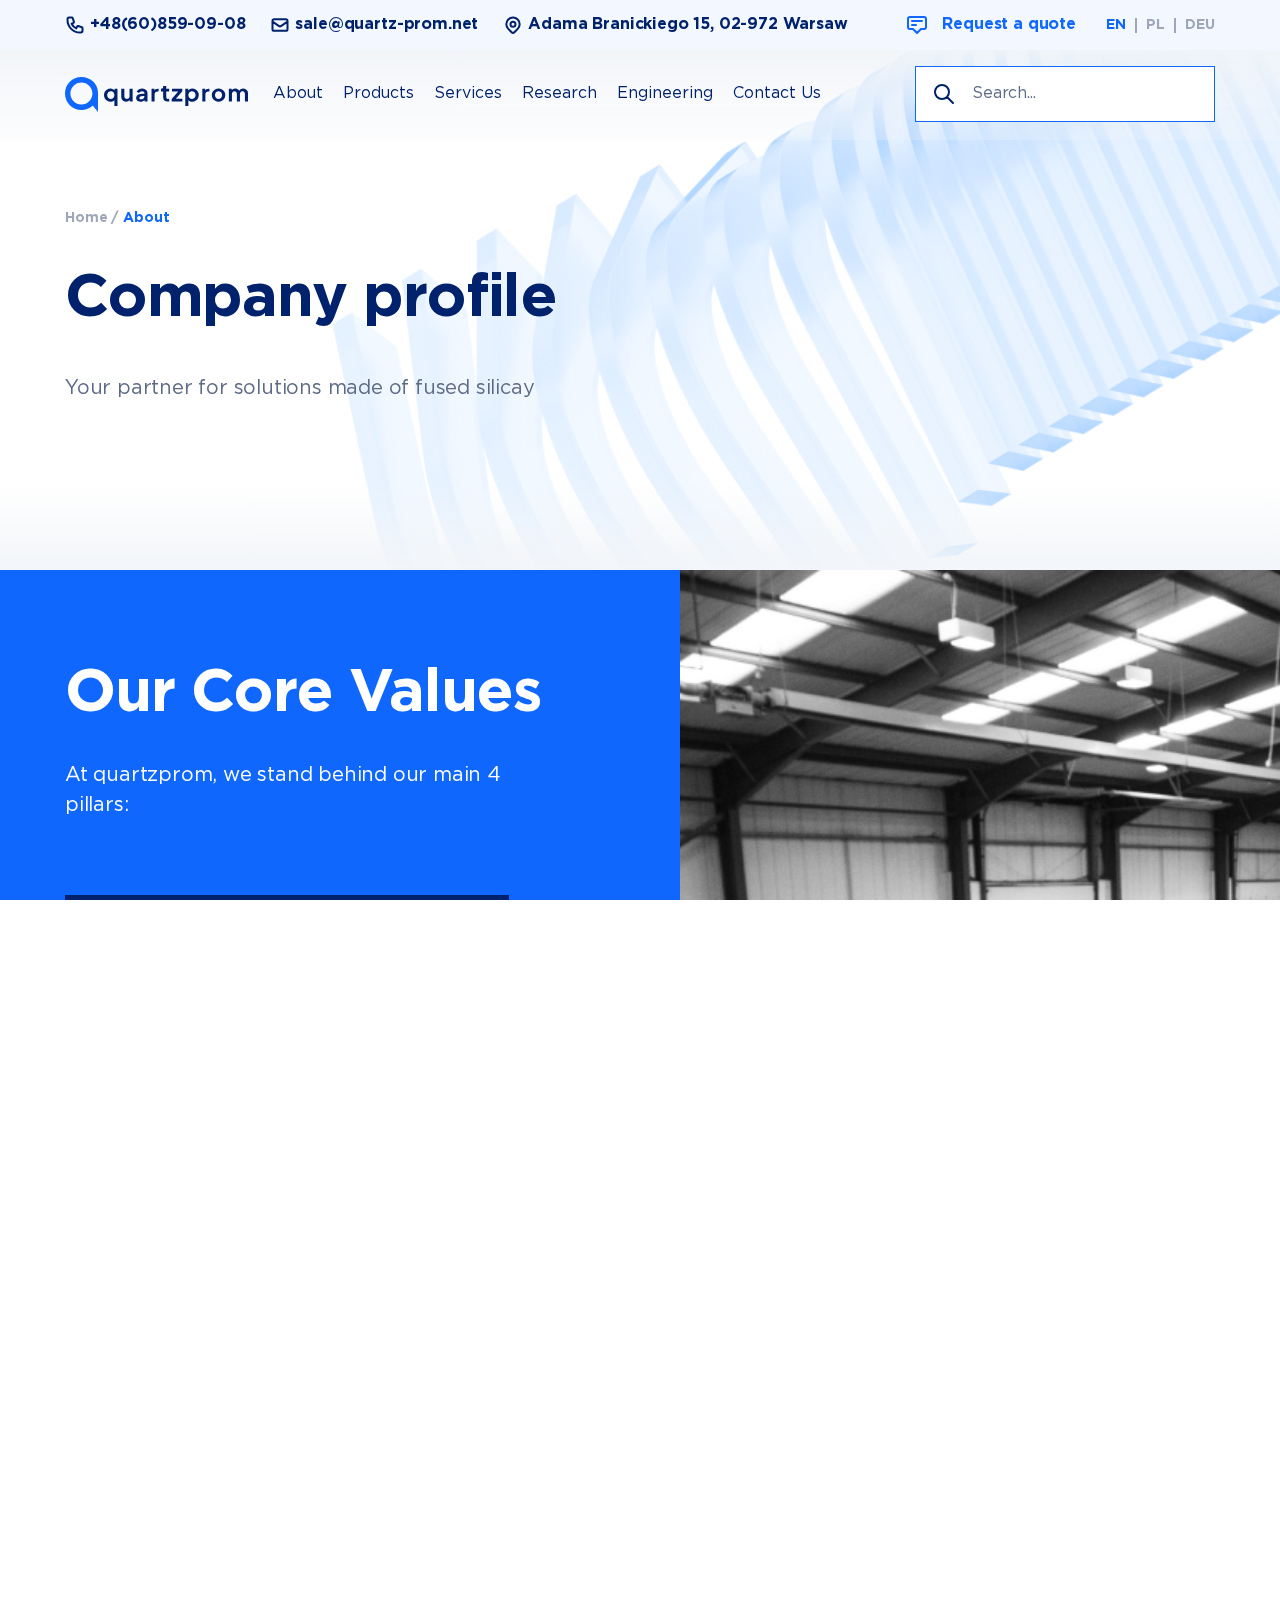
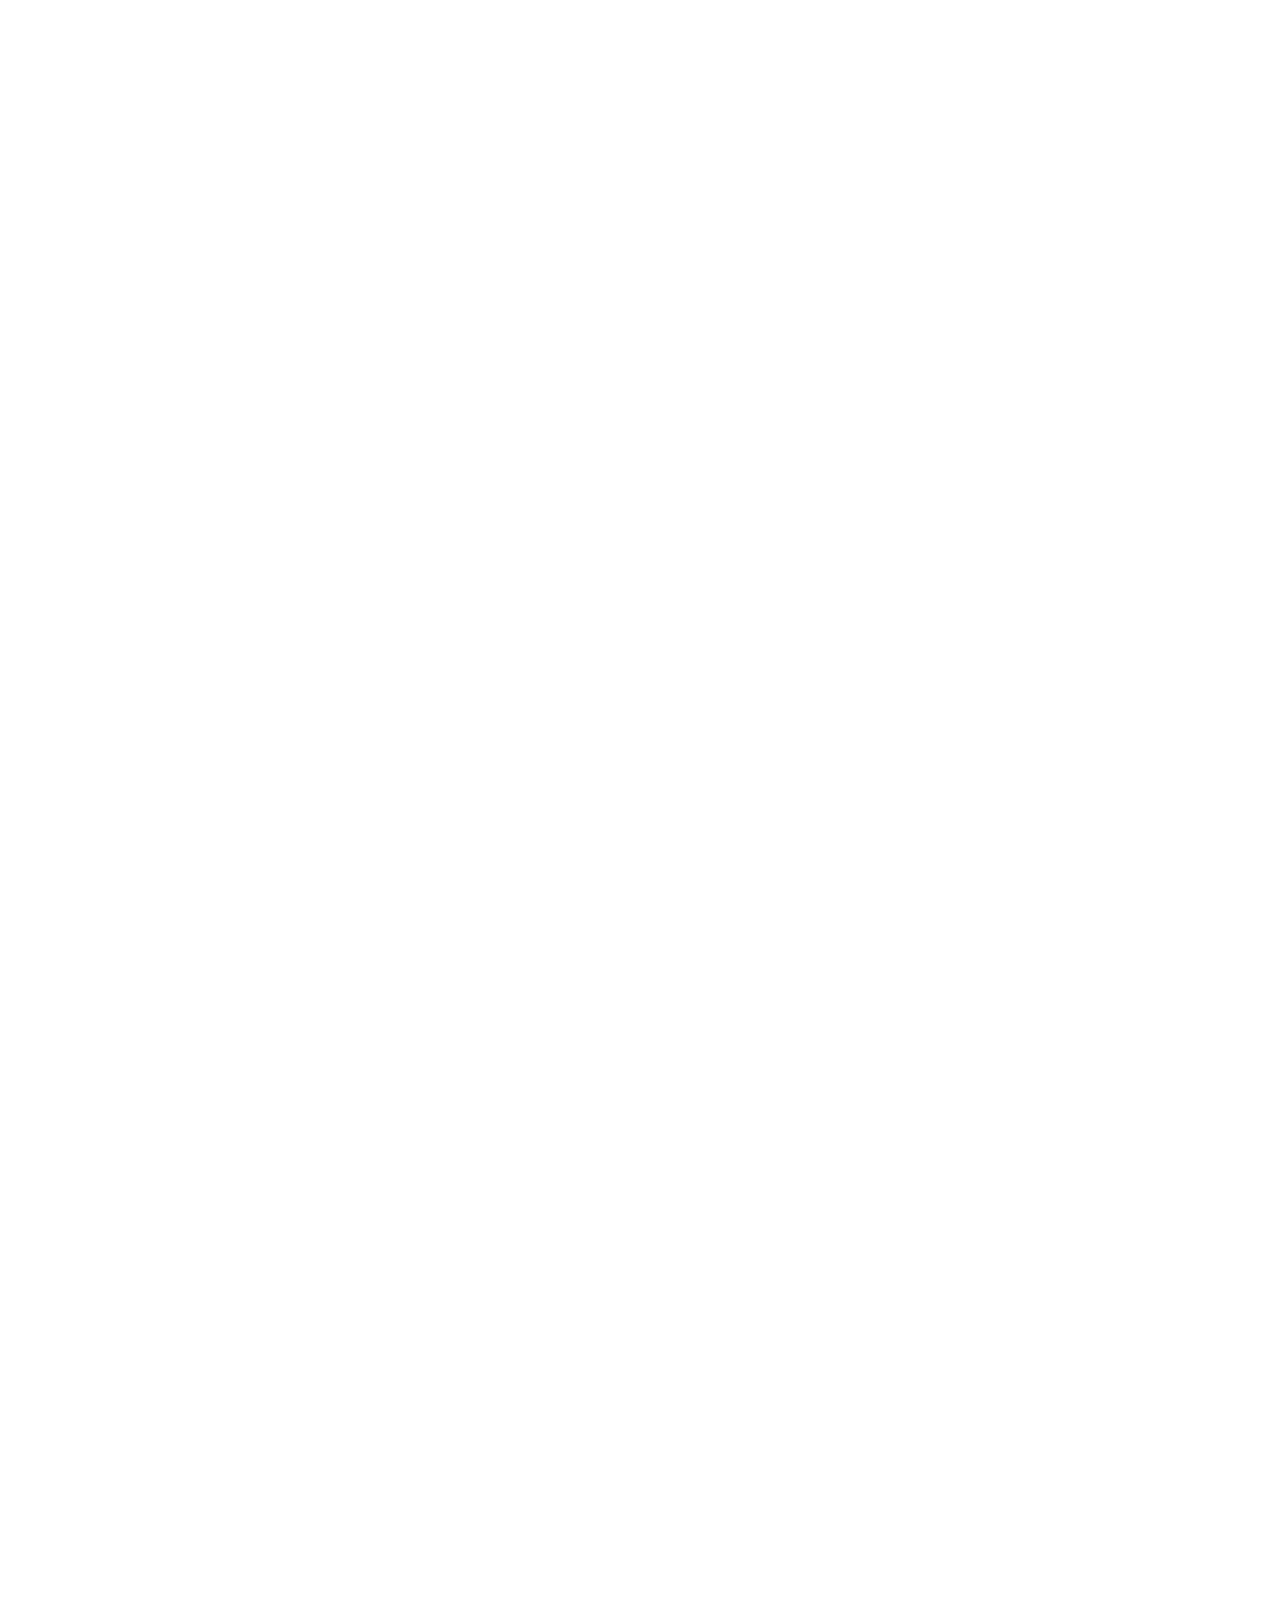
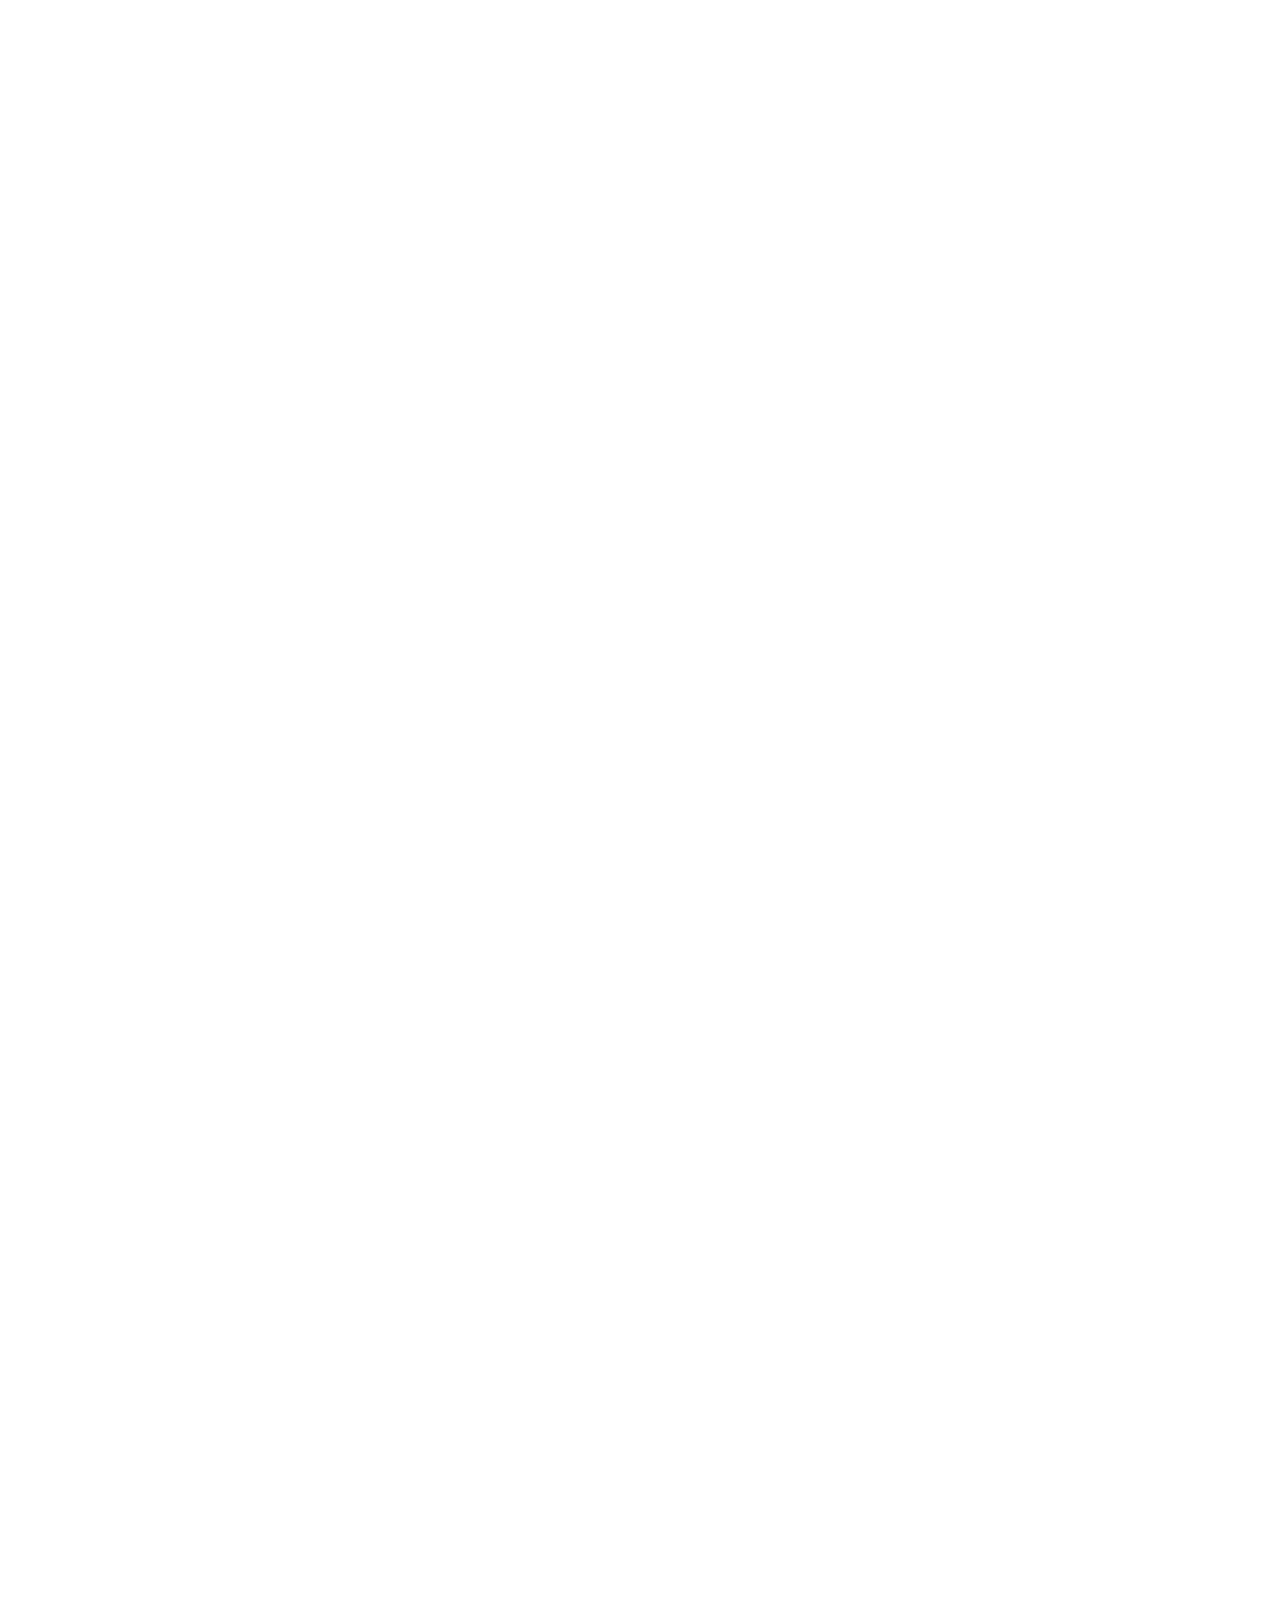
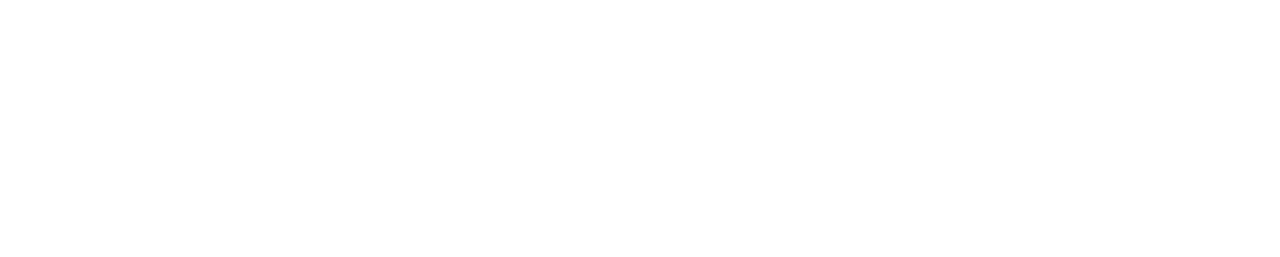
<file: about.html>
<!DOCTYPE html>
<html lang="ru">

<head>

	<meta charset="utf-8">

	<title>Technological edge through quartz glass</title>
	<meta name="description" content="">

	<meta http-equiv="X-UA-Compatible" content="IE=edge">
	<meta name="viewport" content="width=device-width, initial-scale=1, maximum-scale=1">

	<meta property="og:image" content="path/to/image.jpg">
	<link rel="shortcut icon" href="img/favicon/favicon.ico" type="image/x-icon">
	<link rel="apple-touch-icon" href="img/favicon/apple-touch-icon.png">
	<link rel="apple-touch-icon" sizes="72x72" href="img/favicon/apple-touch-icon-72x72.png">
	<link rel="apple-touch-icon" sizes="114x114" href="img/favicon/apple-touch-icon-114x114.png">

	<!-- Chrome, Firefox OS and Opera -->
	<meta name="theme-color" content="#000">
	<!-- Windows Phone -->
	<meta name="msapplication-navbutton-color" content="#000">
	<!-- iOS Safari -->
	<meta name="apple-mobile-web-app-status-bar-style" content="#000">

	<link rel="stylesheet" href="css/main.min.css">

	<style>
		:root {
			--mainHeader: url(img/main-bg.png);
			--mainActivity: url(img/activity/bg.png);
			--menu-BG: url(img/menu-BG.png);
			--form_bg: url(img/fomr-BG.png);
			--mainHeaderAbout: url(img/about/bg-head.png);
		}
		@media (max-width : 992px){
			:root {
				--mainActivity: url(img/activity/bg_mob.png);
				--form_bg: url(img/fomr-BG_mob.png);
			}
		}
		@media (max-width : 768px){
			:root {
				--mainHeader: url(img/main-bg_mob.png);
			}
		}
		@media (max-width : 480px){
			:root {
				--form_bg: url(img/fomr-BG_mob2.png);
				--mainHeaderAbout: url(img/about/bg-head_mob.png);
			}
		}
	</style>

</head>

<body class="page page--about">

	<div class="main--wrapper">
		<header class="header">
			<div class="header--top">
				<div class="container">
					<div class="row">
						<div class="header--top__wrapper">
							<div class="header--top__contacts">
								<a href="tel:+48(60)859-09-08" class="phone">
									<svg width="20" height="20" viewBox="0 0 20 20" fill="none" xmlns="http://www.w3.org/2000/svg">
										<path d="M2.5 4.16667C2.5 3.24619 3.24619 2.5 4.16667 2.5H6.89937C7.25806 2.5 7.57651 2.72953 7.68994 3.06981L8.93811 6.81434C9.06926 7.20777 8.89115 7.63776 8.52022 7.82322L6.63917 8.76375C7.55771 10.801 9.19898 12.4423 11.2363 13.3608L12.1768 11.4798C12.3622 11.1088 12.7922 10.9307 13.1857 11.0619L16.9302 12.3101C17.2705 12.4235 17.5 12.7419 17.5 13.1006V15.8333C17.5 16.7538 16.7538 17.5 15.8333 17.5H15C8.09644 17.5 2.5 11.9036 2.5 5V4.16667Z" stroke="#00226C" stroke-width="2" stroke-linecap="round" stroke-linejoin="round"/>
									</svg>
									<span>+48(60)859-09-08</span>
								</a>
								<a href="mailto:sale@quartz-prom.net" class="mail">
									<svg width="20" height="20" viewBox="0 0 20 20" fill="none" xmlns="http://www.w3.org/2000/svg">
										<path d="M2.5 6.66675L9.0755 11.0504C9.63533 11.4236 10.3647 11.4236 10.9245 11.0504L17.5 6.66675M4.16667 15.8334H15.8333C16.7538 15.8334 17.5 15.0872 17.5 14.1667V5.83341C17.5 4.91294 16.7538 4.16675 15.8333 4.16675H4.16667C3.24619 4.16675 2.5 4.91294 2.5 5.83341V14.1667C2.5 15.0872 3.24619 15.8334 4.16667 15.8334Z" stroke="#00226C" stroke-width="2" stroke-linecap="round" stroke-linejoin="round"/>
									</svg>
									<span>sale@quartz-prom.net</span>
								</a>
								<a target="_blank" href="https://www.google.com/maps/place/POL-AQUA+SA,+Adama+Branickiego+15,+02-972+Warszawa,+%D0%9F%D0%BE%D0%BB%D1%8C%D1%88%D0%B0/data=!4m2!3m1!1s0x47192d68e232de05:0x8832059d2bc59b72?sa=X&ved=2ahUKEwikmKC6rvqCAxXrVfEDHcFUD90Q8gF6BAgSEAA" class="mail">
									<svg width="20" height="20" viewBox="0 0 20 20" fill="none" xmlns="http://www.w3.org/2000/svg">
										<path d="M14.714 13.8807C13.9864 14.6083 12.5188 16.0758 11.4134 17.1813C10.6323 17.9624 9.36751 17.9623 8.58646 17.1813C7.50084 16.0957 6.06038 14.6552 5.28587 13.8807C2.68238 11.2772 2.68238 7.05612 5.28587 4.45262C7.88937 1.84913 12.1105 1.84913 14.714 4.45262C17.3175 7.05612 17.3175 11.2772 14.714 13.8807Z" stroke="#00226C" stroke-width="2" stroke-linecap="round" stroke-linejoin="round"/>
										<path d="M12.4999 9.16667C12.4999 10.5474 11.3806 11.6667 9.99992 11.6667C8.61921 11.6667 7.49992 10.5474 7.49992 9.16667C7.49992 7.78596 8.61921 6.66667 9.99992 6.66667C11.3806 6.66667 12.4999 7.78596 12.4999 9.16667Z" stroke="#00226C" stroke-width="2" stroke-linecap="round" stroke-linejoin="round"/>
									</svg>
									<span>Adama Branickiego 15, 02-972 Warsaw</span>
								</a>
							</div>
							<div class="header--top__right">
								<button class="requestAquote open--requestAquote">
									<svg width="24" height="24" viewBox="0 0 24 24" fill="none" xmlns="http://www.w3.org/2000/svg">
										<path d="M7 8H17M7 12H11M12 20L8 16H5C3.89543 16 3 15.1046 3 14V6C3 4.89543 3.89543 4 5 4H19C20.1046 4 21 4.89543 21 6V14C21 15.1046 20.1046 16 19 16H16L12 20Z" stroke="#0F67FE" stroke-width="2" stroke-linecap="round" stroke-linejoin="round"/>
									</svg>
									<span>Request a quote</span>
								</button>
								<ul class="header--top__language">
									<li class="current-lang"><a href="#">EN</a></li>
									<li class="lang-item"><a href="#">PL</a></li>
									<li class="lang-item"><a href="#">DEU</a></li>
								</ul>
							</div>
						</div>
					</div>
				</div>
			</div>
			<div class="header--bottom">
				<div class="container">
					<div class="row">
						<div class="header--bottom__wrapper">
							<div class="header--bottom__logo">
								<img src="img/logo.svg" alt="quartzprom - Technological edge through quartz glass">
							</div>
							<ul class="menu">
								<li><a href="#">About</a></li>
								<li><a href="#">Products </a></li>
								<li><a href="#">Services</a></li>
								<li><a href="#">Research</a></li>
								<li><a href="#">Engineering</a></li>
								<li><a href="#">Contact Us</a></li>
							</ul>
							<form action="#" class="search">
								<svg width="24" height="24" viewBox="0 0 24 24" fill="none" xmlns="http://www.w3.org/2000/svg">
									<path d="M21 21L15 15M17 10C17 13.866 13.866 17 10 17C6.13401 17 3 13.866 3 10C3 6.13401 6.13401 3 10 3C13.866 3 17 6.13401 17 10Z" stroke="#00226C" stroke-width="2" stroke-linecap="round" stroke-linejoin="round"/>
								</svg>
								<input type="text" placeholder="Search...">
							</form>
							<button class="menu--burger">
								<strong>Menu</strong>
								<div class="menu--burger__wrapper">
									<span></span><span></span><span></span>
								</div>
							</button>
						</div>
					</div>
				</div>
			</div>
		</header>

		<div class="menu--mobile" style="background-image: var(--menu-BG);">
			<div class="menu--mobile__wrapper">
				<div class="menu--mobile__top">
					<ul class="header--top__language">
						<li class="current-lang"><a href="#">EN</a></li>
						<li class="lang-item"><a href="#">PL</a></li>
						<li class="lang-item"><a href="#">DEU</a></li>
					</ul>
					<button class="search--button">
						<svg width="24" height="24" viewBox="0 0 24 24" fill="none" xmlns="http://www.w3.org/2000/svg">
							<path d="M21 21L15 15M17 10C17 13.866 13.866 17 10 17C6.13401 17 3 13.866 3 10C3 6.13401 6.13401 3 10 3C13.866 3 17 6.13401 17 10Z" stroke="#00226C" stroke-width="2" stroke-linecap="round" stroke-linejoin="round"/>
						</svg>
					</button>
					<form action="#" class="search">
						<svg width="24" height="24" viewBox="0 0 24 24" fill="none" xmlns="http://www.w3.org/2000/svg">
							<path d="M21 21L15 15M17 10C17 13.866 13.866 17 10 17C6.13401 17 3 13.866 3 10C3 6.13401 6.13401 3 10 3C13.866 3 17 6.13401 17 10Z" stroke="#00226C" stroke-width="2" stroke-linecap="round" stroke-linejoin="round"/>
						</svg>
						<input type="text" placeholder="Search...">
					</form>
					<button class="menu--burger">
						<strong>Menu</strong>
						<div class="menu--burger__wrapper">
							<span></span><span></span><span></span>
						</div>
					</button>
				</div>
				<div class="menu--mobile__bottom">
					<div class="menu--mobile__bottom--left">
						<ul class="menu menu--mobile__inner">
							<li><a href="#1">About</a></li>
							<li>
								<a href="#">Products </a>
								<ul class="sub-menu">
									<li><a href="#32">Optical windows</a></li>
									<li><a href="#123">Prisms</a></li>
									<li><a href="#123">Optical filters & coatings</a></li>
									<li><a href="#123">Optical mirrors</a></li>
									<li><a href="#123">IR & Laser optical components</a></li>
									<li><a href="#123">UV optics</a></li>
									<li><a href="#123">Optical windows</a></li>
									<li><a href="#12">Prisms</a></li>
									<li><a href="#2">Optical filters & coatings</a></li>
									<li><a href="#123">Optical mirrors</a></li>
								</ul>
							</li>
							<li><a href="#2">Services</a></li>
							<li><a href="#3">Research</a></li>
							<li><a href="#4">Engineering</a></li>
							<li><a href="#5">Contact Us</a></li>
						</ul>
						<div class="social">
							<a href="#">
								<svg width="32" height="32" viewBox="0 0 32 32" fill="none" xmlns="http://www.w3.org/2000/svg">
									<path d="M29.3332 16.0807C29.3332 8.67184 23.3643 2.6665 15.9998 2.6665C8.63539 2.6665 2.6665 8.67184 2.6665 16.0807C2.6665 22.7776 7.54117 28.327 13.9163 29.3332V19.959H10.5314V16.0798H13.9163V13.1252C13.9163 9.76339 15.9065 7.90562 18.9527 7.90562C20.4105 7.90562 21.9376 8.16784 21.9376 8.16784V11.4692H20.2549C18.599 11.4692 18.0834 12.5038 18.0834 13.5652V16.0807H21.7812L21.1901 19.9581H18.0834V29.3332C24.4585 28.327 29.3332 22.7776 29.3332 16.0807Z" fill="#9EA7B8"/>
								</svg>
							</a>
							<a href="#">
								<svg width="32" height="32" viewBox="0 0 32 32" fill="none" xmlns="http://www.w3.org/2000/svg">
									<path fill-rule="evenodd" clip-rule="evenodd" d="M26.3892 7.21961C27.536 7.52769 28.4431 8.43485 28.7512 9.58161C29.3161 11.6698 29.3332 16.0001 29.3332 16.0001C29.3332 16.0001 29.3332 20.3476 28.7683 22.4186C28.4603 23.5654 27.5531 24.4725 26.4063 24.7806C24.3353 25.3454 15.9998 25.3454 15.9998 25.3454C15.9998 25.3454 7.66436 25.3454 5.59333 24.7806C4.44656 24.4725 3.53942 23.5654 3.23133 22.4186C2.6665 20.3304 2.6665 16.0001 2.6665 16.0001C2.6665 16.0001 2.6665 11.6698 3.21421 9.59873C3.5223 8.45196 4.42945 7.54482 5.57622 7.23673C7.64725 6.6719 15.9827 6.65479 15.9827 6.65479C15.9827 6.65479 24.3182 6.65479 26.3892 7.21961ZM20.2446 16.0001L13.3297 20.0052V11.995L20.2446 16.0001Z" fill="#9EA7B8"/>
								</svg>
							</a>
							<a href="#">
								<svg width="32" height="32" viewBox="0 0 32 32" fill="none" xmlns="http://www.w3.org/2000/svg">
									<path fill-rule="evenodd" clip-rule="evenodd" d="M16 4C12.7408 4 12.3328 4.0136 11.0528 4.072C9.7752 4.1304 8.9024 4.3336 8.1392 4.6304C7.3392 4.9312 6.6136 5.4032 6.0136 6.0144C5.40338 6.61371 4.93109 7.3388 4.6296 8.1392C4.3344 8.9024 4.1304 9.776 4.072 11.0536C4.0144 12.3328 4 12.74 4 16C4 19.26 4.0136 19.6672 4.072 20.9472C4.1304 22.2248 4.3336 23.0976 4.6304 23.8608C4.9312 24.6608 5.4032 25.3864 6.0144 25.9864C6.61372 26.5966 7.33881 27.0689 8.1392 27.3704C8.9024 27.6664 9.7752 27.8696 11.0528 27.928C12.3328 27.9864 12.7408 28 16 28C19.2592 28 19.6672 27.9864 20.9472 27.928C22.2248 27.8696 23.0976 27.6664 23.8608 27.3696C24.6608 27.0688 25.3864 26.5968 25.9864 25.9856C26.5966 25.3863 27.0689 24.6612 27.3704 23.8608C27.6664 23.0976 27.8696 22.2248 27.928 20.9472C27.9864 19.6672 28 19.2592 28 16C28 12.7408 27.9864 12.3328 27.928 11.0528C27.8696 9.7752 27.6664 8.9024 27.3696 8.1392C27.0683 7.33845 26.596 6.61306 25.9856 6.0136C25.3863 5.40338 24.6612 4.93109 23.8608 4.6296C23.0976 4.3344 22.224 4.1304 20.9464 4.072C19.6672 4.0144 19.26 4 16 4ZM16 6.1624C19.204 6.1624 19.584 6.1744 20.8496 6.232C22.0192 6.2856 22.6544 6.48 23.0776 6.6456C23.6376 6.8624 24.0376 7.1232 24.4576 7.5424C24.8776 7.9624 25.1376 8.3624 25.3544 8.9224C25.5192 9.3456 25.7144 9.9808 25.768 11.1504C25.8256 12.416 25.8376 12.796 25.8376 16C25.8376 19.204 25.8256 19.584 25.768 20.8496C25.7144 22.0192 25.52 22.6544 25.3544 23.0776C25.1623 23.5988 24.8559 24.0704 24.4576 24.4576C24.0705 24.856 23.5989 25.1624 23.0776 25.3544C22.6544 25.5192 22.0192 25.7144 20.8496 25.768C19.584 25.8256 19.2048 25.8376 16 25.8376C12.7952 25.8376 12.416 25.8256 11.1504 25.768C9.9808 25.7144 9.3456 25.52 8.9224 25.3544C8.40116 25.1623 7.92961 24.8559 7.5424 24.4576C7.14414 24.0704 6.8377 23.5988 6.6456 23.0776C6.4808 22.6544 6.2856 22.0192 6.232 20.8496C6.1744 19.584 6.1624 19.204 6.1624 16C6.1624 12.796 6.1744 12.416 6.232 11.1504C6.2856 9.9808 6.48 9.3456 6.6456 8.9224C6.8624 8.3624 7.1232 7.9624 7.5424 7.5424C7.92955 7.14404 8.40113 6.83758 8.9224 6.6456C9.3456 6.4808 9.9808 6.2856 11.1504 6.232C12.416 6.1744 12.796 6.1624 16 6.1624Z" fill="#9EA7B8"/>
									<path fill-rule="evenodd" clip-rule="evenodd" d="M16 20.0042C15.4742 20.0042 14.9536 19.9006 14.4678 19.6994C13.982 19.4982 13.5406 19.2033 13.1688 18.8315C12.797 18.4597 12.502 18.0183 12.3008 17.5325C12.0996 17.0467 11.996 16.526 11.996 16.0002C11.996 15.4744 12.0996 14.9537 12.3008 14.4679C12.502 13.9822 12.797 13.5408 13.1688 13.169C13.5406 12.7971 13.982 12.5022 14.4678 12.301C14.9536 12.0998 15.4742 11.9962 16 11.9962C17.062 11.9962 18.0804 12.4181 18.8313 13.169C19.5822 13.9198 20.004 14.9383 20.004 16.0002C20.004 17.0621 19.5822 18.0806 18.8313 18.8315C18.0804 19.5824 17.062 20.0042 16 20.0042ZM16 9.83221C14.3642 9.83221 12.7953 10.482 11.6386 11.6388C10.4819 12.7955 9.83203 14.3644 9.83203 16.0002C9.83203 17.6361 10.4819 19.2049 11.6386 20.3616C12.7953 21.5184 14.3642 22.1682 16 22.1682C17.6359 22.1682 19.2047 21.5184 20.3615 20.3616C21.5182 19.2049 22.168 17.6361 22.168 16.0002C22.168 14.3644 21.5182 12.7955 20.3615 11.6388C19.2047 10.482 17.6359 9.83221 16 9.83221ZM23.9624 9.72021C23.9624 10.1069 23.8088 10.4777 23.5354 10.7512C23.262 11.0246 22.8911 11.1782 22.5044 11.1782C22.1177 11.1782 21.7469 11.0246 21.4735 10.7512C21.2 10.4777 21.0464 10.1069 21.0464 9.72021C21.0464 9.33352 21.2 8.96267 21.4735 8.68925C21.7469 8.41582 22.1177 8.26221 22.5044 8.26221C22.8911 8.26221 23.262 8.41582 23.5354 8.68925C23.8088 8.96267 23.9624 9.33352 23.9624 9.72021Z" fill="#9EA7B8"/>
								</svg>
							</a>
							<a href="#">
								<svg width="32" height="32" viewBox="0 0 32 32" fill="none" xmlns="http://www.w3.org/2000/svg">
									<path d="M28 5.76471V26.2353C28 26.7033 27.8141 27.1522 27.4831 27.4831C27.1522 27.8141 26.7033 28 26.2353 28H5.76471C5.29668 28 4.84782 27.8141 4.51687 27.4831C4.18592 27.1522 4 26.7033 4 26.2353V5.76471C4 5.29668 4.18592 4.84782 4.51687 4.51687C4.84782 4.18592 5.29668 4 5.76471 4H26.2353C26.7033 4 27.1522 4.18592 27.4831 4.51687C27.8141 4.84782 28 5.29668 28 5.76471ZM11.0588 13.1765H7.52941V24.4706H11.0588V13.1765ZM11.3765 9.29412C11.3783 9.02715 11.3276 8.76242 11.2271 8.51506C11.1267 8.2677 10.9785 8.04255 10.791 7.85246C10.6036 7.66237 10.3805 7.51107 10.1346 7.4072C9.88861 7.30332 9.62462 7.24891 9.35765 7.24706H9.29412C8.7512 7.24706 8.23053 7.46273 7.84663 7.84663C7.46273 8.23053 7.24706 8.7512 7.24706 9.29412C7.24706 9.83703 7.46273 10.3577 7.84663 10.7416C8.23053 11.1255 8.7512 11.3412 9.29412 11.3412C9.56111 11.3477 9.82678 11.3016 10.0759 11.2055C10.3251 11.1094 10.5529 10.9651 10.7463 10.7809C10.9396 10.5967 11.0948 10.3762 11.203 10.132C11.3111 9.88775 11.3701 9.62464 11.3765 9.35765V9.29412ZM24.4706 17.6094C24.4706 14.2141 22.3106 12.8941 20.1647 12.8941C19.4621 12.8589 18.7626 13.0086 18.1358 13.3281C17.5091 13.6477 16.9771 14.126 16.5929 14.7153H16.4941V13.1765H13.1765V24.4706H16.7059V18.4635C16.6549 17.8483 16.8487 17.2378 17.2452 16.7646C17.6417 16.2915 18.2089 15.9939 18.8235 15.9365H18.9576C20.08 15.9365 20.9129 16.6424 20.9129 18.4212V24.4706H24.4424L24.4706 17.6094Z" fill="#9EA7B8"/>
								</svg>
							</a>
						</div>
					</div>
					<div class="menu--mobile__bottom--right">
						<button class="requestAquote open--requestAquote">
							<svg width="24" height="24" viewBox="0 0 24 24" fill="none" xmlns="http://www.w3.org/2000/svg">
								<path d="M7 8H17M7 12H11M12 20L8 16H5C3.89543 16 3 15.1046 3 14V6C3 4.89543 3.89543 4 5 4H19C20.1046 4 21 4.89543 21 6V14C21 15.1046 20.1046 16 19 16H16L12 20Z" stroke="#0F67FE" stroke-width="2" stroke-linecap="round" stroke-linejoin="round"/>
							</svg>
							<span>Request a quote</span>
						</button>
						<div class="header--top__contacts">
							<a href="tel:+48(60)859-09-08" class="phone">
								<svg width="20" height="20" viewBox="0 0 20 20" fill="none" xmlns="http://www.w3.org/2000/svg">
									<path d="M2.5 4.16667C2.5 3.24619 3.24619 2.5 4.16667 2.5H6.89937C7.25806 2.5 7.57651 2.72953 7.68994 3.06981L8.93811 6.81434C9.06926 7.20777 8.89115 7.63776 8.52022 7.82322L6.63917 8.76375C7.55771 10.801 9.19898 12.4423 11.2363 13.3608L12.1768 11.4798C12.3622 11.1088 12.7922 10.9307 13.1857 11.0619L16.9302 12.3101C17.2705 12.4235 17.5 12.7419 17.5 13.1006V15.8333C17.5 16.7538 16.7538 17.5 15.8333 17.5H15C8.09644 17.5 2.5 11.9036 2.5 5V4.16667Z" stroke="#00226C" stroke-width="2" stroke-linecap="round" stroke-linejoin="round"/>
								</svg>
								<span>+48(60)859-09-08</span>
							</a>
							<a href="mailto:sale@quartz-prom.net" class="mail">
								<svg width="20" height="20" viewBox="0 0 20 20" fill="none" xmlns="http://www.w3.org/2000/svg">
									<path d="M2.5 6.66675L9.0755 11.0504C9.63533 11.4236 10.3647 11.4236 10.9245 11.0504L17.5 6.66675M4.16667 15.8334H15.8333C16.7538 15.8334 17.5 15.0872 17.5 14.1667V5.83341C17.5 4.91294 16.7538 4.16675 15.8333 4.16675H4.16667C3.24619 4.16675 2.5 4.91294 2.5 5.83341V14.1667C2.5 15.0872 3.24619 15.8334 4.16667 15.8334Z" stroke="#00226C" stroke-width="2" stroke-linecap="round" stroke-linejoin="round"/>
								</svg>
								<span>sale@quartz-prom.net</span>
							</a>
							<a target="_blank" href="https://www.google.com/maps/place/POL-AQUA+SA,+Adama+Branickiego+15,+02-972+Warszawa,+%D0%9F%D0%BE%D0%BB%D1%8C%D1%88%D0%B0/data=!4m2!3m1!1s0x47192d68e232de05:0x8832059d2bc59b72?sa=X&ved=2ahUKEwikmKC6rvqCAxXrVfEDHcFUD90Q8gF6BAgSEAA" class="mail">
								<svg width="20" height="20" viewBox="0 0 20 20" fill="none" xmlns="http://www.w3.org/2000/svg">
									<path d="M14.714 13.8807C13.9864 14.6083 12.5188 16.0758 11.4134 17.1813C10.6323 17.9624 9.36751 17.9623 8.58646 17.1813C7.50084 16.0957 6.06038 14.6552 5.28587 13.8807C2.68238 11.2772 2.68238 7.05612 5.28587 4.45262C7.88937 1.84913 12.1105 1.84913 14.714 4.45262C17.3175 7.05612 17.3175 11.2772 14.714 13.8807Z" stroke="#00226C" stroke-width="2" stroke-linecap="round" stroke-linejoin="round"/>
									<path d="M12.4999 9.16667C12.4999 10.5474 11.3806 11.6667 9.99992 11.6667C8.61921 11.6667 7.49992 10.5474 7.49992 9.16667C7.49992 7.78596 8.61921 6.66667 9.99992 6.66667C11.3806 6.66667 12.4999 7.78596 12.4999 9.16667Z" stroke="#00226C" stroke-width="2" stroke-linecap="round" stroke-linejoin="round"/>
								</svg>
								<span>Adama Branickiego 15, 02-972 Warsaw</span>
							</a>
						</div>
					</div>
				</div>
			</div>
		</div>

		<main class="main about">
			<section class="main--header about--header" style="background-image: var(--mainHeaderAbout);">
				<div class="container">
					<div class="row">
						<ul class="breadcrumbs">
							<li><a href="index.html">Home /</a></li>
							<li><span>About</span></li>
						</ul>
						<h1 class="h1">Company profile</h1>
						<div class="text--xl">
							Your partner for solutions made of fused silicay
						</div>
					</div>
				</div>
			</section>
			<section class="about--values">
				<div class="container">
					<div class="row">
						<div class="about--values__wrapper">
							<div class="about--values__left">
								<div class="h1">Our Core Values</div>
								<div class="text--xl">At quartzprom, we stand behind our main 4<br> pillars:</div>
								<div class="about--values__left--list">
									<div class="about--values__left--item">
										<div class="about--values__left--item__title">
											<img src="img/about/icons/1.svg">
											<div class="text--xl">Excellence</div>
										</div>
										<div class="about--values__left--item__desc text--lg">
											We are committed to the highest standards of medical excellence. Our dedicated professionals.
										</div>
									</div>
									<div class="about--values__left--item">
										<div class="about--values__left--item__title">
											<img src="img/about/icons/2.svg">
											<div class="text--xl">Empowerment</div>
										</div>
										<div class="about--values__left--item__desc text--lg">
											We believe in treating our customers with compassion, understanding.
										</div>
									</div>
									<div class="about--values__left--item">
										<div class="about--values__left--item__title">
											<img src="img/about/icons/3.svg">
											<div class="text--xl">Integrity</div>
										</div>
										<div class="about--values__left--item__desc text--lg">
											Integrity is the foundation of everything we do. We uphold the highest ethical standards.
										</div>
									</div>
									<div class="about--values__left--item">
										<div class="about--values__left--item__title">
											<img src="img/about/icons/4.svg">
											<div class="text--xl">Innovation</div>
										</div>
										<div class="about--values__left--item__desc text--lg">
											We embrace innovation as a means to improve healthcare. We actively seek out technologies.
										</div>
									</div>
								</div>
							</div>
							<div class="about--values__right">
								<img srcset="img/about/values-tablet.png 992w, img/about/values-mobile.png 480w" src="img/about/values.png" alt="#">
							</div>
						</div>
					</div>
				</div>
			</section>
			<section class="about--working">
				<div class="container">
					<div class="row">
						<div class="h1 color--accent text-center">How We Are Working</div>
						<div class="about--working__wrapper">
							<div class="about--working__item">
								<div class="about--working__item--left">
									<div class="about--working__item--icon">
										<img src="img/about/howWorking/1.svg">
									</div>
									<div class="h2 color--accent">Evacuate quartz glass components</div>
									<div class="text--xl">
										Quartz glass, also known as fused quartz or fused silica, is composed entirely of amorphous silica (SiO). Its high
										degree of purity yields superior optical and thermal properties compared to all other types of glass. Laser processing
										of quartz glass is achieved using either a 10.6 or 9.3 micron CO2 laser.
									</div>
								</div>
								<div class="about--working__item--right">
									<img srcset="img/about/tablet/1.png 992w, img/about/mobile/1.png 480w" src="img/about/howWorking/1.png" alt="Evacuate quartz glass components">
								</div>
							</div>
							<div class="about--working__item">
								<div class="about--working__item--left">
									<div class="about--working__item--icon">
										<img src="img/about/howWorking/2.svg" >
									</div>
									<div class="h2 color--accent">Marking quartz glass</div>
									<div class="text--xl">
										Placing glass inscriptions ensures a permanent marking of the product. Such lettering is heat and acid resistant. The
										inscription is applied to the product by hand with a glass rod.
									</div>
								</div>
								<div class="about--working__item--right">
									<img srcset="img/about/tablet/2.png 992w, img/about/mobile/2.png 480w" src="img/about/howWorking/2.png" alt="Evacuate quartz glass components">
								</div>
							</div>
							<div class="about--working__item">
								<div class="about--working__item--left">
									<div class="about--working__item--icon">
										<img src="img/about/howWorking/3.svg" >
									</div>
									<div class="h2 color--accent">Construction of quartz glass apparatus and components</div>
									<div class="text--xl">
										We are your partner from planning to design and manufacturing of quartz glass components and apparatus. We design (3D
										CAD SolidWorks) your solutions – single pieces or also production optimized for serial productions
									</div>
								</div>
								<div class="about--working__item--right">
									<img srcset="img/about/tablet/3.png 992w, img/about/mobile/3.png 480w" src="img/about/howWorking/3.png" alt="Evacuate quartz glass components">
								</div>
							</div>
						</div>
					</div>
				</div>
			</section>
			<div class="main--form section" style="background-image: var(--form_bg);">
				<div class="container">
					<div class="row">
						<div class="h1">Get In Touch.</div>
						<form action="#">
							<div class="main--form__block">
								<label>Full Name<span class="color--accent">*</span></label>
								<span class="wpcf7-form-control-wrap" data-name="fio">
									<input size="40" class="wpcf7-form-control wpcf7-text wpcf7-validates-as-required" id="fio" aria-required="true" aria-invalid="false" placeholder="Enter your name..." value="" type="text" name="fio">
								</span>
							</div>
							<div class="main--form__block">
								<label>Job Position</label>
								<span class="wpcf7-form-control-wrap" data-name="job">
									<input size="40" class="wpcf7-form-control wpcf7-text" id="job" aria-invalid="false" placeholder="Enter your job position..." value="" type="text" name="job">
								</span>
							</div>
							<div class="main--form__block">
								<label>Email Address<span class="color--accent">*</span></label>
								<span class="wpcf7-form-control-wrap" data-name="email">
									<input size="40" class="wpcf7-form-control wpcf7-email wpcf7-text wpcf7-validates-as-email" id="email" aria-invalid="false" placeholder="Enter your email address..." value="" type="email" name="email">
								</span>
							</div>
							<div class="main--form__block">
								<label>Phone Number <span class="color--accent">*</span></label>
								<span class="wpcf7-form-control-wrap" data-name="tel">
									<input size="40" class="wpcf7-form-control wpcf7-tel wpcf7-validates-as-required wpcf7-text wpcf7-validates-as-tel" id="tel" aria-required="true" aria-invalid="false" placeholder="Enter your phone number..." value="" type="tel" name="tel">
								</span>
							</div>
							<div class="main--form__block">
								<label>Message</label>
								<span class="wpcf7-form-control-wrap" data-name="textarea">
									<textarea cols="40" rows="10" class="wpcf7-form-control wpcf7-textarea" id="textarea" aria-invalid="false" placeholder="Enter your message as clear as possible..." name="textarea"></textarea>
								</span>
							</div>
							<div class="main--form__footer">
								<div class="main--form__check">
									<input type="checkbox" class="custom-checkbox" id="check1" name="check1" value="yes">
									<label class="check" for="check1"><span>I have agreed to the <a href="#">Terms & Conditions</a></span></label>
								</div>
								<div class="main--form__button">
									<button class="button wpcf7-form-control wpcf7-submit" type="submit">
										<span>Submit Form</span>
										<svg width="24" height="25" viewBox="0 0 24 25" fill="none" xmlns="http://www.w3.org/2000/svg">
											<g clip-path="url(#clip0_122_6058)">
												<path d="M8.59 7.91L13.17 12.5L8.59 17.09L10 18.5L16 12.5L10 6.5L8.59 7.91Z" fill="white"/>
											</g>
											<defs>
												<clipPath id="clip0_122_6058">
													<rect width="24" height="24" fill="white" transform="translate(24 24.5) rotate(-180)"/>
												</clipPath>
											</defs>
										</svg>
											
									</button>
								</div>
							</div>
						</form>
					</div>
				</div>
			</div>
		</main>

		<footer class="footer">
			<div class="container">
				<div class="row">
					<div class="footer--wrapper" style="background-image: url(img/footer-logoA.png);">
						<div class="footer--top">
							<div class="footer--top__block footer--top__left">
								<div class="footer--top__block--logo">
									<img src="img/logo-footer.svg" alt="#">
								</div>
								<div class="footer--top__block--text text--lg">Optical Components manufacturing solutions</div>
								<div class="footer--top__block--social social">
									<a href="#">
										<svg width="32" height="32" viewBox="0 0 32 32" fill="none" xmlns="http://www.w3.org/2000/svg">
											<path d="M29.3332 16.0807C29.3332 8.67184 23.3643 2.6665 15.9998 2.6665C8.63539 2.6665 2.6665 8.67184 2.6665 16.0807C2.6665 22.7776 7.54117 28.327 13.9163 29.3332V19.959H10.5314V16.0798H13.9163V13.1252C13.9163 9.76339 15.9065 7.90562 18.9527 7.90562C20.4105 7.90562 21.9376 8.16784 21.9376 8.16784V11.4692H20.2549C18.599 11.4692 18.0834 12.5038 18.0834 13.5652V16.0807H21.7812L21.1901 19.9581H18.0834V29.3332C24.4585 28.327 29.3332 22.7776 29.3332 16.0807Z" fill="#9EA7B8"/>
										</svg>
									</a>
									<a href="#">
										<svg width="32" height="32" viewBox="0 0 32 32" fill="none" xmlns="http://www.w3.org/2000/svg">
											<path fill-rule="evenodd" clip-rule="evenodd" d="M26.3892 7.21961C27.536 7.52769 28.4431 8.43485 28.7512 9.58161C29.3161 11.6698 29.3332 16.0001 29.3332 16.0001C29.3332 16.0001 29.3332 20.3476 28.7683 22.4186C28.4603 23.5654 27.5531 24.4725 26.4063 24.7806C24.3353 25.3454 15.9998 25.3454 15.9998 25.3454C15.9998 25.3454 7.66436 25.3454 5.59333 24.7806C4.44656 24.4725 3.53942 23.5654 3.23133 22.4186C2.6665 20.3304 2.6665 16.0001 2.6665 16.0001C2.6665 16.0001 2.6665 11.6698 3.21421 9.59873C3.5223 8.45196 4.42945 7.54482 5.57622 7.23673C7.64725 6.6719 15.9827 6.65479 15.9827 6.65479C15.9827 6.65479 24.3182 6.65479 26.3892 7.21961ZM20.2446 16.0001L13.3297 20.0052V11.995L20.2446 16.0001Z" fill="#9EA7B8"/>
										</svg>
									</a>
									<a href="#">
										<svg width="32" height="32" viewBox="0 0 32 32" fill="none" xmlns="http://www.w3.org/2000/svg">
											<path fill-rule="evenodd" clip-rule="evenodd" d="M16 4C12.7408 4 12.3328 4.0136 11.0528 4.072C9.7752 4.1304 8.9024 4.3336 8.1392 4.6304C7.3392 4.9312 6.6136 5.4032 6.0136 6.0144C5.40338 6.61371 4.93109 7.3388 4.6296 8.1392C4.3344 8.9024 4.1304 9.776 4.072 11.0536C4.0144 12.3328 4 12.74 4 16C4 19.26 4.0136 19.6672 4.072 20.9472C4.1304 22.2248 4.3336 23.0976 4.6304 23.8608C4.9312 24.6608 5.4032 25.3864 6.0144 25.9864C6.61372 26.5966 7.33881 27.0689 8.1392 27.3704C8.9024 27.6664 9.7752 27.8696 11.0528 27.928C12.3328 27.9864 12.7408 28 16 28C19.2592 28 19.6672 27.9864 20.9472 27.928C22.2248 27.8696 23.0976 27.6664 23.8608 27.3696C24.6608 27.0688 25.3864 26.5968 25.9864 25.9856C26.5966 25.3863 27.0689 24.6612 27.3704 23.8608C27.6664 23.0976 27.8696 22.2248 27.928 20.9472C27.9864 19.6672 28 19.2592 28 16C28 12.7408 27.9864 12.3328 27.928 11.0528C27.8696 9.7752 27.6664 8.9024 27.3696 8.1392C27.0683 7.33845 26.596 6.61306 25.9856 6.0136C25.3863 5.40338 24.6612 4.93109 23.8608 4.6296C23.0976 4.3344 22.224 4.1304 20.9464 4.072C19.6672 4.0144 19.26 4 16 4ZM16 6.1624C19.204 6.1624 19.584 6.1744 20.8496 6.232C22.0192 6.2856 22.6544 6.48 23.0776 6.6456C23.6376 6.8624 24.0376 7.1232 24.4576 7.5424C24.8776 7.9624 25.1376 8.3624 25.3544 8.9224C25.5192 9.3456 25.7144 9.9808 25.768 11.1504C25.8256 12.416 25.8376 12.796 25.8376 16C25.8376 19.204 25.8256 19.584 25.768 20.8496C25.7144 22.0192 25.52 22.6544 25.3544 23.0776C25.1623 23.5988 24.8559 24.0704 24.4576 24.4576C24.0705 24.856 23.5989 25.1624 23.0776 25.3544C22.6544 25.5192 22.0192 25.7144 20.8496 25.768C19.584 25.8256 19.2048 25.8376 16 25.8376C12.7952 25.8376 12.416 25.8256 11.1504 25.768C9.9808 25.7144 9.3456 25.52 8.9224 25.3544C8.40116 25.1623 7.92961 24.8559 7.5424 24.4576C7.14414 24.0704 6.8377 23.5988 6.6456 23.0776C6.4808 22.6544 6.2856 22.0192 6.232 20.8496C6.1744 19.584 6.1624 19.204 6.1624 16C6.1624 12.796 6.1744 12.416 6.232 11.1504C6.2856 9.9808 6.48 9.3456 6.6456 8.9224C6.8624 8.3624 7.1232 7.9624 7.5424 7.5424C7.92955 7.14404 8.40113 6.83758 8.9224 6.6456C9.3456 6.4808 9.9808 6.2856 11.1504 6.232C12.416 6.1744 12.796 6.1624 16 6.1624Z" fill="#9EA7B8"/>
											<path fill-rule="evenodd" clip-rule="evenodd" d="M16 20.0042C15.4742 20.0042 14.9536 19.9006 14.4678 19.6994C13.982 19.4982 13.5406 19.2033 13.1688 18.8315C12.797 18.4597 12.502 18.0183 12.3008 17.5325C12.0996 17.0467 11.996 16.526 11.996 16.0002C11.996 15.4744 12.0996 14.9537 12.3008 14.4679C12.502 13.9822 12.797 13.5408 13.1688 13.169C13.5406 12.7971 13.982 12.5022 14.4678 12.301C14.9536 12.0998 15.4742 11.9962 16 11.9962C17.062 11.9962 18.0804 12.4181 18.8313 13.169C19.5822 13.9198 20.004 14.9383 20.004 16.0002C20.004 17.0621 19.5822 18.0806 18.8313 18.8315C18.0804 19.5824 17.062 20.0042 16 20.0042ZM16 9.83221C14.3642 9.83221 12.7953 10.482 11.6386 11.6388C10.4819 12.7955 9.83203 14.3644 9.83203 16.0002C9.83203 17.6361 10.4819 19.2049 11.6386 20.3616C12.7953 21.5184 14.3642 22.1682 16 22.1682C17.6359 22.1682 19.2047 21.5184 20.3615 20.3616C21.5182 19.2049 22.168 17.6361 22.168 16.0002C22.168 14.3644 21.5182 12.7955 20.3615 11.6388C19.2047 10.482 17.6359 9.83221 16 9.83221ZM23.9624 9.72021C23.9624 10.1069 23.8088 10.4777 23.5354 10.7512C23.262 11.0246 22.8911 11.1782 22.5044 11.1782C22.1177 11.1782 21.7469 11.0246 21.4735 10.7512C21.2 10.4777 21.0464 10.1069 21.0464 9.72021C21.0464 9.33352 21.2 8.96267 21.4735 8.68925C21.7469 8.41582 22.1177 8.26221 22.5044 8.26221C22.8911 8.26221 23.262 8.41582 23.5354 8.68925C23.8088 8.96267 23.9624 9.33352 23.9624 9.72021Z" fill="#9EA7B8"/>
										</svg>
									</a>
									<a href="#">
										<svg width="32" height="32" viewBox="0 0 32 32" fill="none" xmlns="http://www.w3.org/2000/svg">
											<path d="M28 5.76471V26.2353C28 26.7033 27.8141 27.1522 27.4831 27.4831C27.1522 27.8141 26.7033 28 26.2353 28H5.76471C5.29668 28 4.84782 27.8141 4.51687 27.4831C4.18592 27.1522 4 26.7033 4 26.2353V5.76471C4 5.29668 4.18592 4.84782 4.51687 4.51687C4.84782 4.18592 5.29668 4 5.76471 4H26.2353C26.7033 4 27.1522 4.18592 27.4831 4.51687C27.8141 4.84782 28 5.29668 28 5.76471ZM11.0588 13.1765H7.52941V24.4706H11.0588V13.1765ZM11.3765 9.29412C11.3783 9.02715 11.3276 8.76242 11.2271 8.51506C11.1267 8.2677 10.9785 8.04255 10.791 7.85246C10.6036 7.66237 10.3805 7.51107 10.1346 7.4072C9.88861 7.30332 9.62462 7.24891 9.35765 7.24706H9.29412C8.7512 7.24706 8.23053 7.46273 7.84663 7.84663C7.46273 8.23053 7.24706 8.7512 7.24706 9.29412C7.24706 9.83703 7.46273 10.3577 7.84663 10.7416C8.23053 11.1255 8.7512 11.3412 9.29412 11.3412C9.56111 11.3477 9.82678 11.3016 10.0759 11.2055C10.3251 11.1094 10.5529 10.9651 10.7463 10.7809C10.9396 10.5967 11.0948 10.3762 11.203 10.132C11.3111 9.88775 11.3701 9.62464 11.3765 9.35765V9.29412ZM24.4706 17.6094C24.4706 14.2141 22.3106 12.8941 20.1647 12.8941C19.4621 12.8589 18.7626 13.0086 18.1358 13.3281C17.5091 13.6477 16.9771 14.126 16.5929 14.7153H16.4941V13.1765H13.1765V24.4706H16.7059V18.4635C16.6549 17.8483 16.8487 17.2378 17.2452 16.7646C17.6417 16.2915 18.2089 15.9939 18.8235 15.9365H18.9576C20.08 15.9365 20.9129 16.6424 20.9129 18.4212V24.4706H24.4424L24.4706 17.6094Z" fill="#9EA7B8"/>
										</svg>
									</a>
								</div>
								<button class="button open--requestAquote">Request a quote</button>
								<div class="footer--top__block--text__mini">All enquiries are accepted in English, Polish and German.</div>
								<div class="header--top__contacts">
									<a href="tel:+48(60)859-09-08" class="phone">
										<svg width="20" height="20" viewBox="0 0 20 20" fill="none" xmlns="http://www.w3.org/2000/svg">
											<path d="M2.5 4.16667C2.5 3.24619 3.24619 2.5 4.16667 2.5H6.89937C7.25806 2.5 7.57651 2.72953 7.68994 3.06981L8.93811 6.81434C9.06926 7.20777 8.89115 7.63776 8.52022 7.82322L6.63917 8.76375C7.55771 10.801 9.19898 12.4423 11.2363 13.3608L12.1768 11.4798C12.3622 11.1088 12.7922 10.9307 13.1857 11.0619L16.9302 12.3101C17.2705 12.4235 17.5 12.7419 17.5 13.1006V15.8333C17.5 16.7538 16.7538 17.5 15.8333 17.5H15C8.09644 17.5 2.5 11.9036 2.5 5V4.16667Z" stroke="#00226C" stroke-width="2" stroke-linecap="round" stroke-linejoin="round"></path>
										</svg>
										<span>+48(60)859-09-08</span>
									</a>
									<a href="mailto:sale@quartz-prom.net" class="mail">
										<svg width="20" height="20" viewBox="0 0 20 20" fill="none" xmlns="http://www.w3.org/2000/svg">
											<path d="M2.5 6.66675L9.0755 11.0504C9.63533 11.4236 10.3647 11.4236 10.9245 11.0504L17.5 6.66675M4.16667 15.8334H15.8333C16.7538 15.8334 17.5 15.0872 17.5 14.1667V5.83341C17.5 4.91294 16.7538 4.16675 15.8333 4.16675H4.16667C3.24619 4.16675 2.5 4.91294 2.5 5.83341V14.1667C2.5 15.0872 3.24619 15.8334 4.16667 15.8334Z" stroke="#00226C" stroke-width="2" stroke-linecap="round" stroke-linejoin="round"></path>
										</svg>
										<span>sale@quartz-prom.net</span>
									</a>
									<a target="_blank" href="https://www.google.com/maps/place/POL-AQUA+SA,+Adama+Branickiego+15,+02-972+Warszawa,+%D0%9F%D0%BE%D0%BB%D1%8C%D1%88%D0%B0/data=!4m2!3m1!1s0x47192d68e232de05:0x8832059d2bc59b72?sa=X&amp;ved=2ahUKEwikmKC6rvqCAxXrVfEDHcFUD90Q8gF6BAgSEAA" class="mail">
										<svg width="20" height="20" viewBox="0 0 20 20" fill="none" xmlns="http://www.w3.org/2000/svg">
											<path d="M14.714 13.8807C13.9864 14.6083 12.5188 16.0758 11.4134 17.1813C10.6323 17.9624 9.36751 17.9623 8.58646 17.1813C7.50084 16.0957 6.06038 14.6552 5.28587 13.8807C2.68238 11.2772 2.68238 7.05612 5.28587 4.45262C7.88937 1.84913 12.1105 1.84913 14.714 4.45262C17.3175 7.05612 17.3175 11.2772 14.714 13.8807Z" stroke="#00226C" stroke-width="2" stroke-linecap="round" stroke-linejoin="round"></path>
											<path d="M12.4999 9.16667C12.4999 10.5474 11.3806 11.6667 9.99992 11.6667C8.61921 11.6667 7.49992 10.5474 7.49992 9.16667C7.49992 7.78596 8.61921 6.66667 9.99992 6.66667C11.3806 6.66667 12.4999 7.78596 12.4999 9.16667Z" stroke="#00226C" stroke-width="2" stroke-linecap="round" stroke-linejoin="round"></path>
										</svg>
										<span>Adama Branickiego 15, 02-972 Warsaw</span>
									</a>
								</div>
							</div>
							<div class="footer--top__block footer--top__center">
								<div class="footer--top__block--title text--2xl">Main Page</div>
								<ul class="menu">
									<li><a href="#">Homepage</a></li>
									<li><a href="#">About </a></li>
									<li><a href="#">Products </a></li>
									<li><a href="#">Delivery</a></li>
									<li><a href="#">Research</a></li>
									<li><a href="#">Engineering</a></li>
									<li><a href="#">Contacts Us</a></li>
								</ul>
							</div>
							<div class="footer--top__block footer--top__right">
								<div class="footer--top__block--title text--2xl">Products </div>
								<div class="footer--top__block--links">
									<a href="#">Lenses</a>
									<a href="#">Aspheres</a>
									<a href="#">Cylindrical lenses</a>
									<a href="#">Prisms</a>
									<a href="#">Optical windows</a>
									<a href="#">Optical filters & coatings</a>
									<a href="#">Optical mirrors </a>
									<a href="#">IR & Laser optical components</a>
									<a href="#">UV optics </a>
									<a href="#">Laser crystals</a>
									<a href="#">Plastic injected lens </a>
									<a href="#">Non-linear crystals</a>
								</div>
							</div>
						</div>
						<div class="footer--bottom">
							<div class="footer--bottom__left">
								<div class="copyright">Copyright© 2023 quartzprom</div>
								<svg width="6" height="6" viewBox="0 0 6 6" fill="none" xmlns="http://www.w3.org/2000/svg">
									<rect width="6" height="6" fill="#5D6A85"/>
								</svg>
								<a href="#">Privacy Policy</a>
								<svg width="6" height="6" viewBox="0 0 6 6" fill="none" xmlns="http://www.w3.org/2000/svg">
									<rect width="6" height="6" fill="#5D6A85"/>
								</svg>
								<a href="#">Terms & Conditions</a>
							</div>
							<div class="footer--bottom__right">
								<img src="img/developedBy.png">
							</div>
						</div>
					</div>
				</div>
			</div>
		</footer>
	</div>

	<div class="modal modal--requestAquote">
		<div class="modal--wrapper">
			<div class="modal--close">
				<svg width="14" height="14" viewBox="0 0 14 14" fill="none" xmlns="http://www.w3.org/2000/svg">
					<path d="M1 13L13 1M1 1L13 13" stroke="#0F67FE" stroke-width="2" stroke-linecap="round" stroke-linejoin="round"/>
				</svg>
			</div>
			<div class="main--form modal--form">
				<div class="h1">Request a quote</div>
				<form action="#">
					<div class="main--form__block">
						<label>Full Name<span class="color--accent">*</span></label>
						<span class="wpcf7-form-control-wrap" data-name="fio">
							<input size="40" class="wpcf7-form-control wpcf7-text wpcf7-validates-as-required" id="fio1" aria-required="true" aria-invalid="false" placeholder="Enter your name..." value="" type="text" name="fio1">
						</span>
					</div>
					<div class="main--form__block">
						<label>Job Position</label>
						<span class="wpcf7-form-control-wrap" data-name="job">
							<input size="40" class="wpcf7-form-control wpcf7-text" id="job1" aria-invalid="false" placeholder="Enter your job position..." value="" type="text" name="job1">
						</span>
					</div>
					<div class="main--form__block">
						<label>Email Address<span class="color--accent">*</span></label>
						<span class="wpcf7-form-control-wrap" data-name="email">
							<input size="40" class="wpcf7-form-control wpcf7-email wpcf7-text wpcf7-validates-as-email" id="email1" aria-invalid="false" placeholder="Enter your email address..." value="" type="email" name="email1">
						</span>
					</div>
					<div class="main--form__block">
						<label>Phone Number <span class="color--accent">*</span></label>
						<span class="wpcf7-form-control-wrap" data-name="tel">
							<input size="40" class="wpcf7-form-control wpcf7-tel wpcf7-validates-as-required wpcf7-text wpcf7-validates-as-tel" id="tel1" aria-required="true" aria-invalid="false" placeholder="Enter your phone number..." value="" type="tel" name="tel1">
						</span>
					</div>
					<div class="main--form__block">
						<label>Message</label>
						<span class="wpcf7-form-control-wrap" data-name="textarea">
							<textarea cols="40" rows="10" class="wpcf7-form-control wpcf7-textarea" id="textarea1" aria-invalid="false" placeholder="Enter your message as clear as possible..." name="textarea1"></textarea>
						</span>
					</div>
					<div class="main--form__footer">
						<div class="main--form__check">
							<input type="checkbox" class="custom-checkbox" id="check2" name="check2" value="yes">
							<label class="check" for="check2"><span>I have agreed to the <a href="#">Terms & Conditions</a></span></label>
						</div>
						<div class="main--form__button">
							<button class="button wpcf7-form-control wpcf7-submit" type="submit">
								<span>Submit Form</span>
								<svg width="24" height="25" viewBox="0 0 24 25" fill="none" xmlns="http://www.w3.org/2000/svg">
									<g clip-path="url(#clip0_122_6058)">
										<path d="M8.59 7.91L13.17 12.5L8.59 17.09L10 18.5L16 12.5L10 6.5L8.59 7.91Z" fill="white"/>
									</g>
									<defs>
										<clipPath id="clip0_122_6058">
											<rect width="24" height="24" fill="white" transform="translate(24 24.5) rotate(-180)"/>
										</clipPath>
									</defs>
								</svg>
									
							</button>
						</div>
					</div>
				</form>
			</div>
		</div>
	</div>

	<script src="js/scripts.min.js"></script>

</body>
</html>
</file>
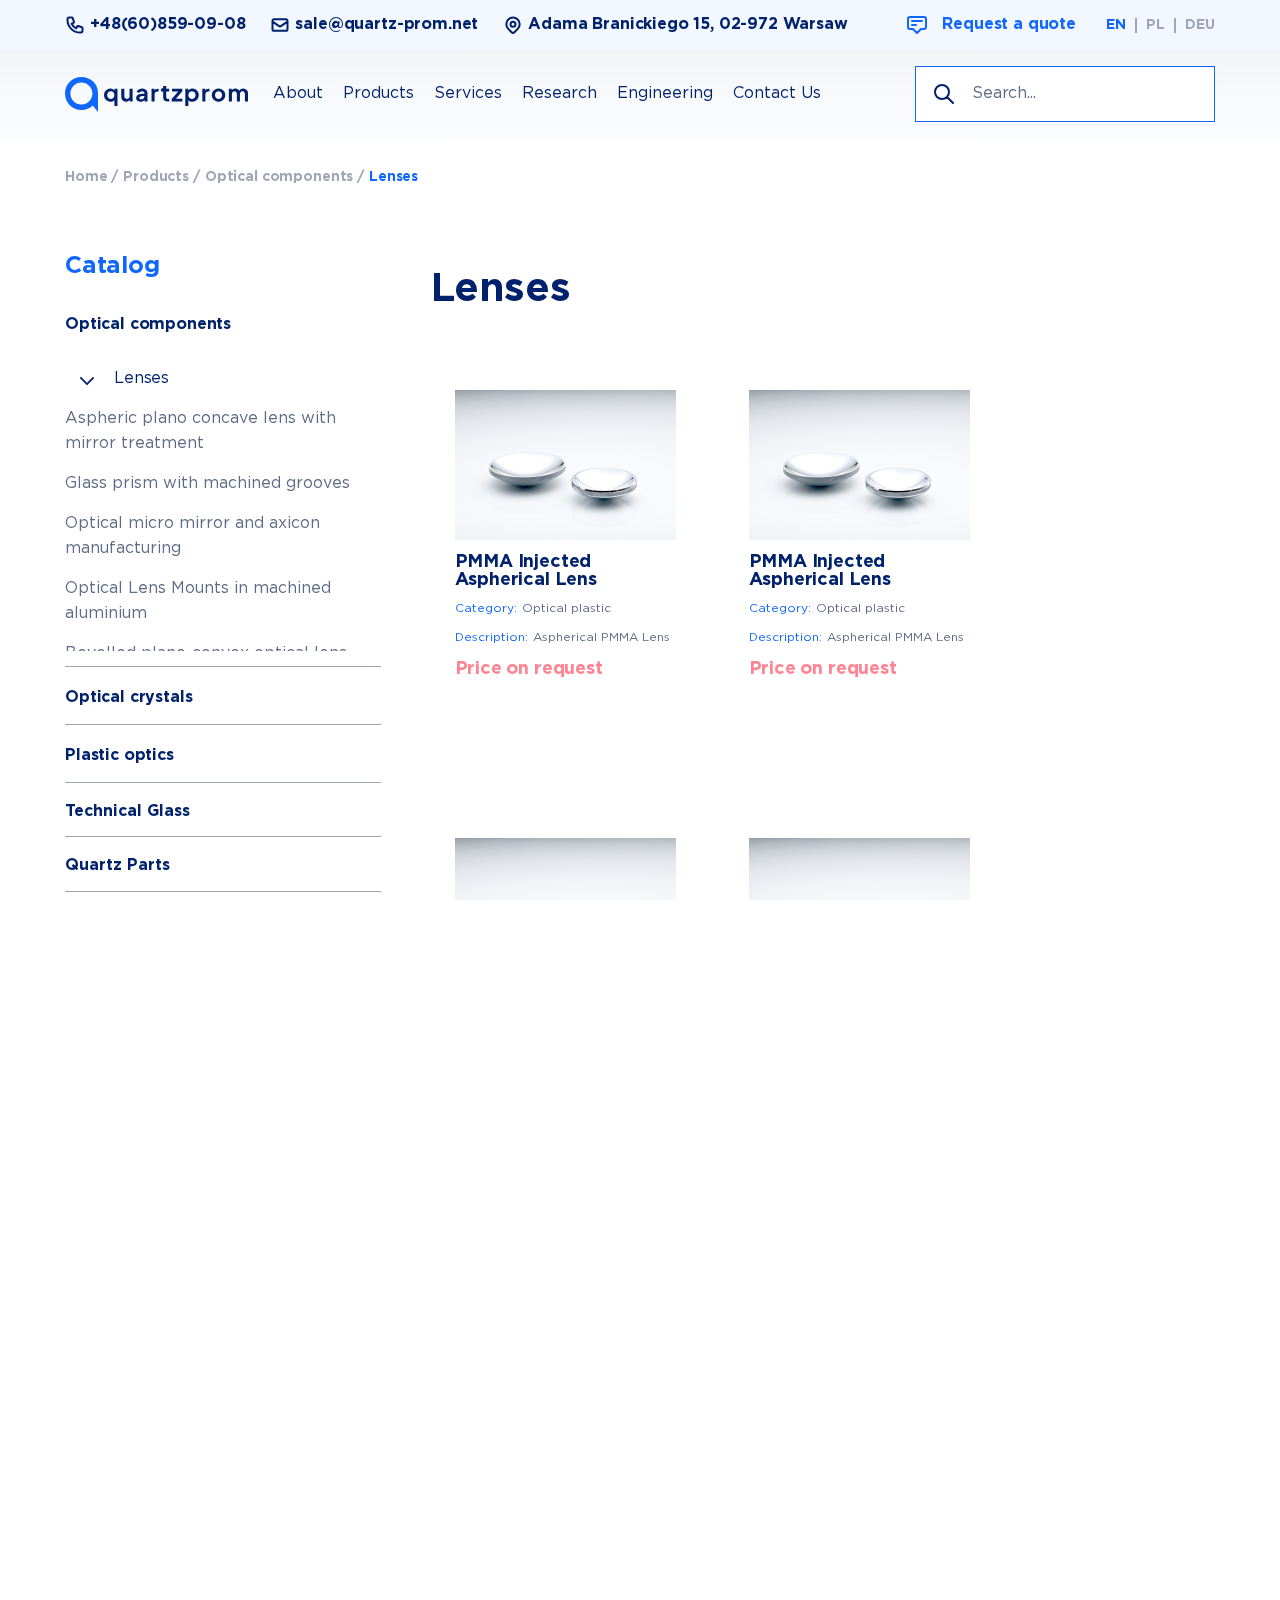
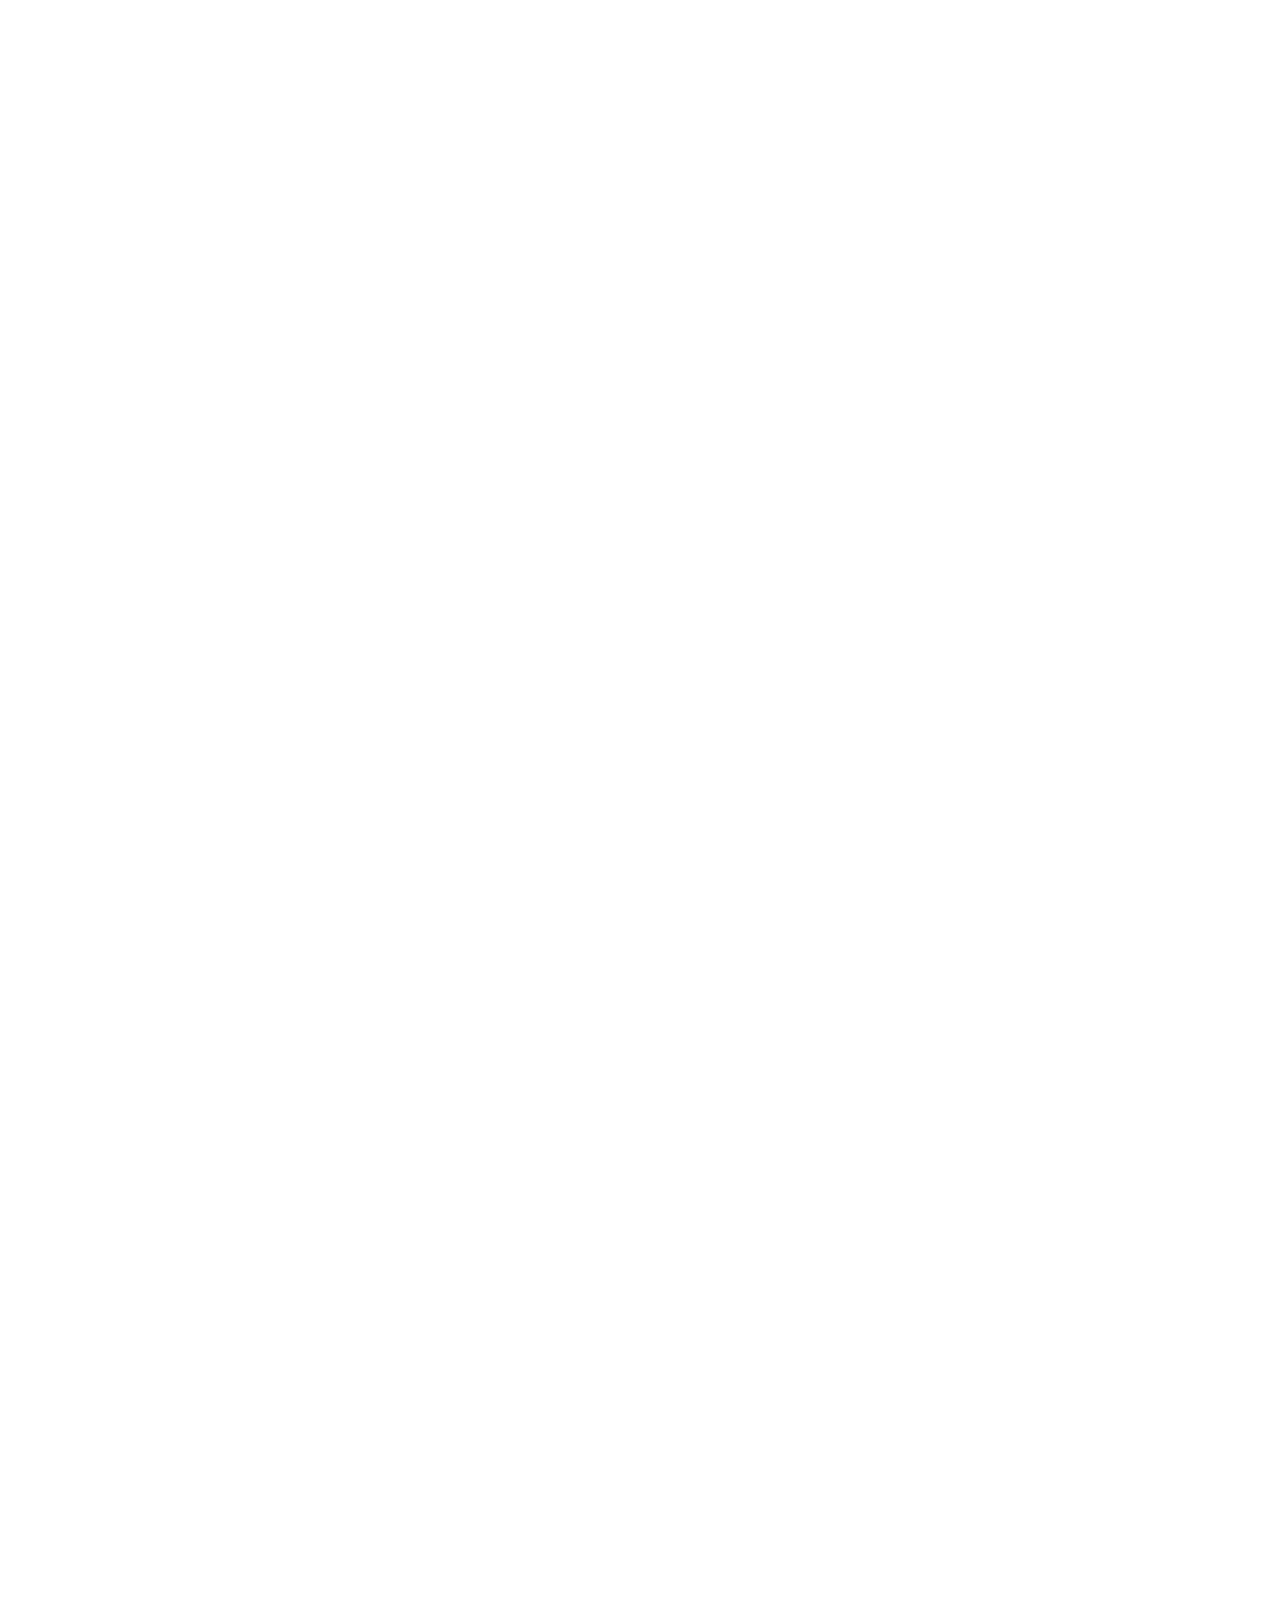
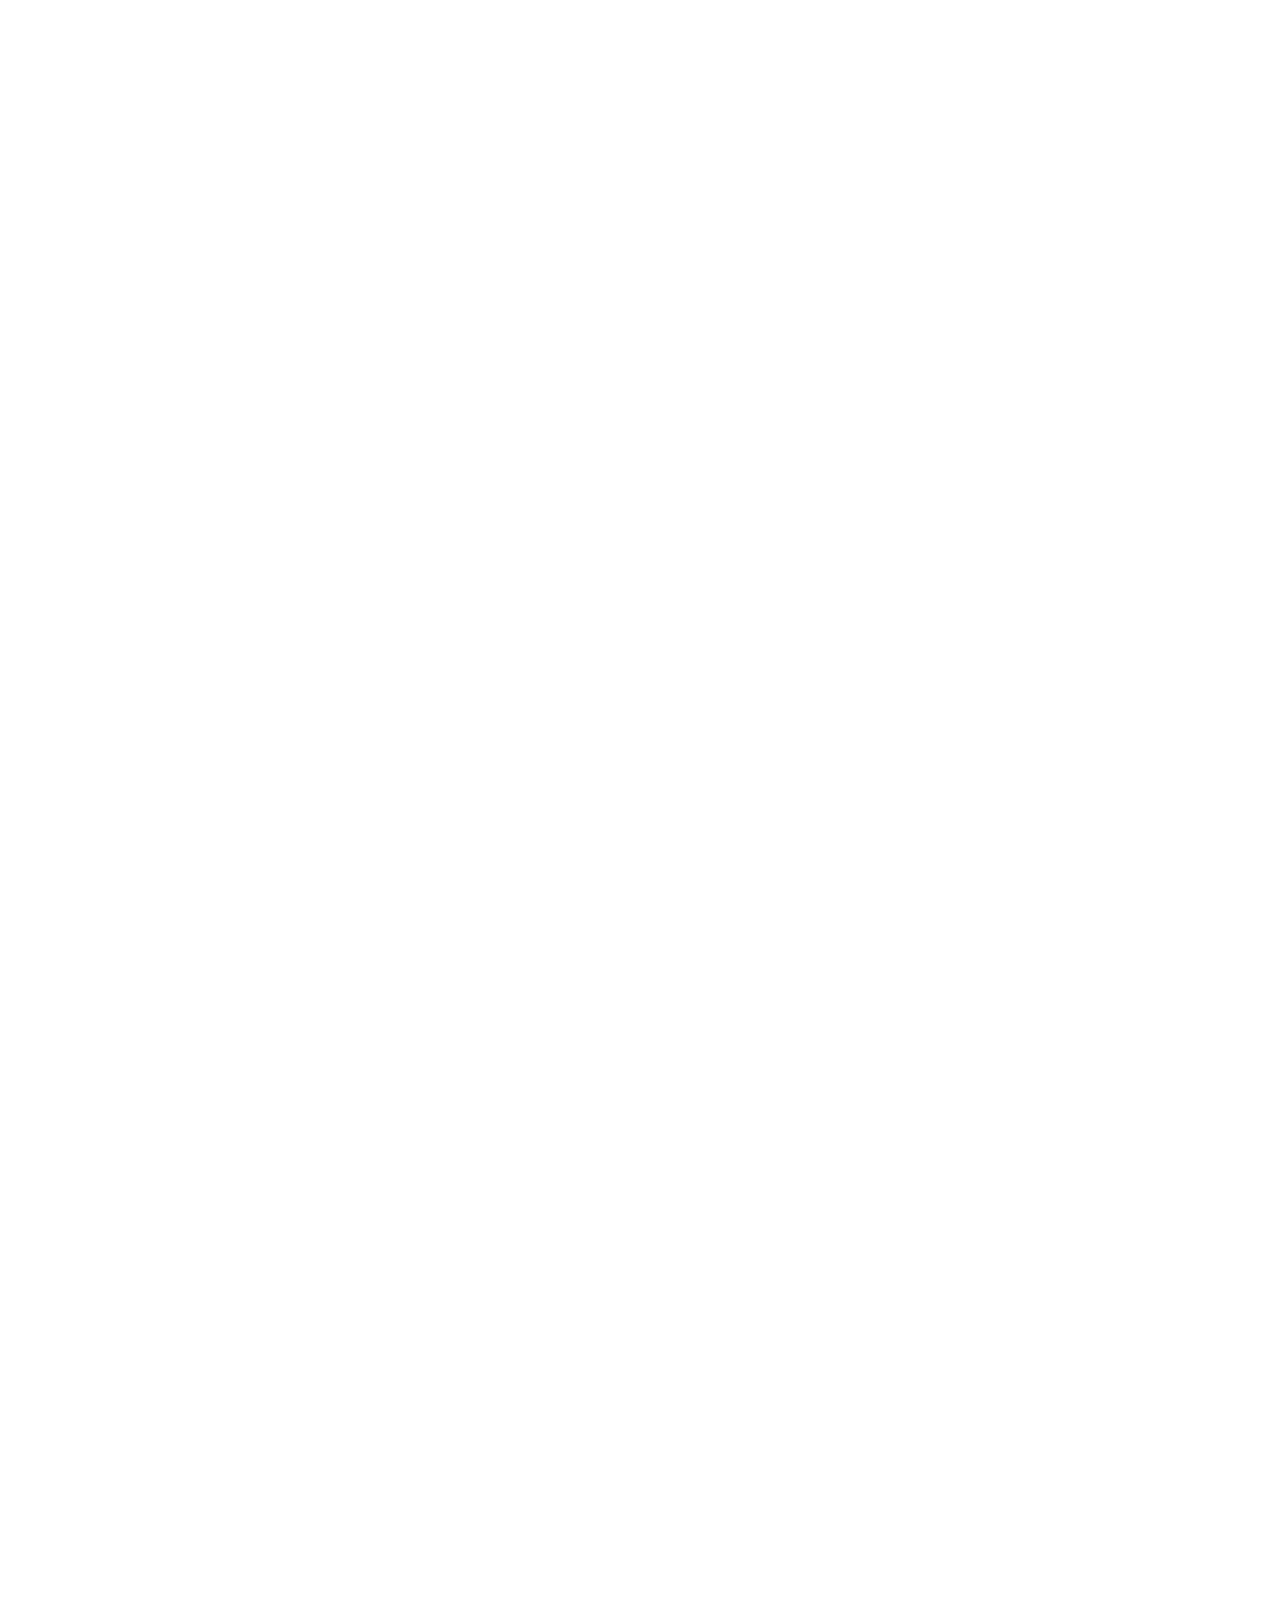
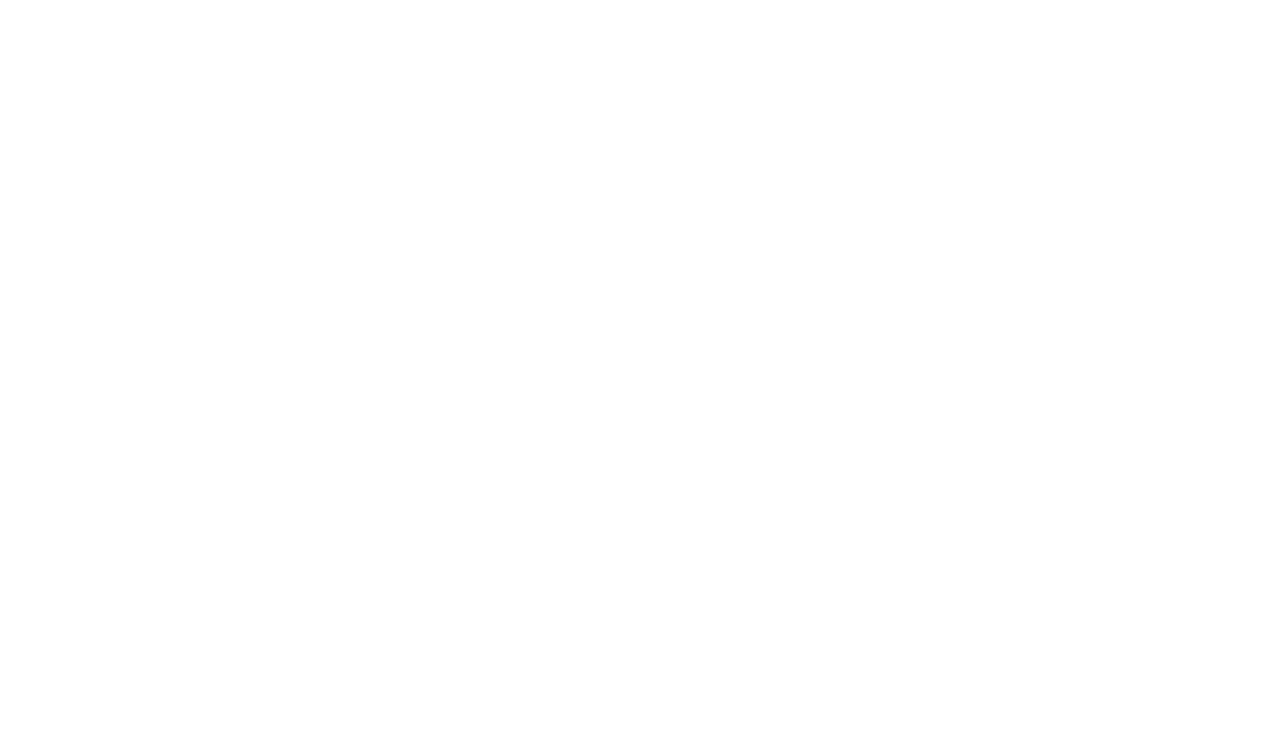
<file: archive-lenses.html>
<!DOCTYPE html>
<html lang="ru">

<head>

	<meta charset="utf-8">

	<title>Technological edge through quartz glass</title>
	<meta name="description" content="">

	<meta http-equiv="X-UA-Compatible" content="IE=edge">
	<meta name="viewport" content="width=device-width, initial-scale=1, maximum-scale=1">

	<meta property="og:image" content="path/to/image.jpg">
	<link rel="shortcut icon" href="img/favicon/favicon.ico" type="image/x-icon">
	<link rel="apple-touch-icon" href="img/favicon/apple-touch-icon.png">
	<link rel="apple-touch-icon" sizes="72x72" href="img/favicon/apple-touch-icon-72x72.png">
	<link rel="apple-touch-icon" sizes="114x114" href="img/favicon/apple-touch-icon-114x114.png">

	<!-- Chrome, Firefox OS and Opera -->
	<meta name="theme-color" content="#000">
	<!-- Windows Phone -->
	<meta name="msapplication-navbutton-color" content="#000">
	<!-- iOS Safari -->
	<meta name="apple-mobile-web-app-status-bar-style" content="#000">

	<link rel="stylesheet" href="css/main.min.css">

	<style>
		:root {
			--mainHeader: url(img/main-bg.png);
			--mainActivity: url(img/activity/bg.png);
			--menu-BG: url(img/menu-BG.png);
			--form_bg: url(img/fomr-BG.png);
			--mainHeaderAbout: url(img/about/bg-head.png);
		}
		@media (max-width : 992px){
			:root {
				--mainActivity: url(img/activity/bg_mob.png);
				--form_bg: url(img/fomr-BG_mob.png);
			}
		}
		@media (max-width : 768px){
			:root {
				--mainHeader: url(img/main-bg_mob.png);
			}
		}
		@media (max-width : 480px){
			:root {
				--form_bg: url(img/fomr-BG_mob2.png);
				--mainHeaderAbout: url(img/about/bg-head_mob.png);
			}
		}
	</style>

</head>

<body class="page page--products">

	<div class="main--wrapper">
		<header class="header">
			<div class="header--top">
				<div class="container">
					<div class="row">
						<div class="header--top__wrapper">
							<div class="header--top__contacts">
								<a href="tel:+48(60)859-09-08" class="phone">
									<svg width="20" height="20" viewBox="0 0 20 20" fill="none" xmlns="http://www.w3.org/2000/svg">
										<path d="M2.5 4.16667C2.5 3.24619 3.24619 2.5 4.16667 2.5H6.89937C7.25806 2.5 7.57651 2.72953 7.68994 3.06981L8.93811 6.81434C9.06926 7.20777 8.89115 7.63776 8.52022 7.82322L6.63917 8.76375C7.55771 10.801 9.19898 12.4423 11.2363 13.3608L12.1768 11.4798C12.3622 11.1088 12.7922 10.9307 13.1857 11.0619L16.9302 12.3101C17.2705 12.4235 17.5 12.7419 17.5 13.1006V15.8333C17.5 16.7538 16.7538 17.5 15.8333 17.5H15C8.09644 17.5 2.5 11.9036 2.5 5V4.16667Z" stroke="#00226C" stroke-width="2" stroke-linecap="round" stroke-linejoin="round"/>
									</svg>
									<span>+48(60)859-09-08</span>
								</a>
								<a href="mailto:sale@quartz-prom.net" class="mail">
									<svg width="20" height="20" viewBox="0 0 20 20" fill="none" xmlns="http://www.w3.org/2000/svg">
										<path d="M2.5 6.66675L9.0755 11.0504C9.63533 11.4236 10.3647 11.4236 10.9245 11.0504L17.5 6.66675M4.16667 15.8334H15.8333C16.7538 15.8334 17.5 15.0872 17.5 14.1667V5.83341C17.5 4.91294 16.7538 4.16675 15.8333 4.16675H4.16667C3.24619 4.16675 2.5 4.91294 2.5 5.83341V14.1667C2.5 15.0872 3.24619 15.8334 4.16667 15.8334Z" stroke="#00226C" stroke-width="2" stroke-linecap="round" stroke-linejoin="round"/>
									</svg>
									<span>sale@quartz-prom.net</span>
								</a>
								<a target="_blank" href="https://www.google.com/maps/place/POL-AQUA+SA,+Adama+Branickiego+15,+02-972+Warszawa,+%D0%9F%D0%BE%D0%BB%D1%8C%D1%88%D0%B0/data=!4m2!3m1!1s0x47192d68e232de05:0x8832059d2bc59b72?sa=X&ved=2ahUKEwikmKC6rvqCAxXrVfEDHcFUD90Q8gF6BAgSEAA" class="mail">
									<svg width="20" height="20" viewBox="0 0 20 20" fill="none" xmlns="http://www.w3.org/2000/svg">
										<path d="M14.714 13.8807C13.9864 14.6083 12.5188 16.0758 11.4134 17.1813C10.6323 17.9624 9.36751 17.9623 8.58646 17.1813C7.50084 16.0957 6.06038 14.6552 5.28587 13.8807C2.68238 11.2772 2.68238 7.05612 5.28587 4.45262C7.88937 1.84913 12.1105 1.84913 14.714 4.45262C17.3175 7.05612 17.3175 11.2772 14.714 13.8807Z" stroke="#00226C" stroke-width="2" stroke-linecap="round" stroke-linejoin="round"/>
										<path d="M12.4999 9.16667C12.4999 10.5474 11.3806 11.6667 9.99992 11.6667C8.61921 11.6667 7.49992 10.5474 7.49992 9.16667C7.49992 7.78596 8.61921 6.66667 9.99992 6.66667C11.3806 6.66667 12.4999 7.78596 12.4999 9.16667Z" stroke="#00226C" stroke-width="2" stroke-linecap="round" stroke-linejoin="round"/>
									</svg>
									<span>Adama Branickiego 15, 02-972 Warsaw</span>
								</a>
							</div>
							<div class="header--top__right">
								<button class="requestAquote open--requestAquote">
									<svg width="24" height="24" viewBox="0 0 24 24" fill="none" xmlns="http://www.w3.org/2000/svg">
										<path d="M7 8H17M7 12H11M12 20L8 16H5C3.89543 16 3 15.1046 3 14V6C3 4.89543 3.89543 4 5 4H19C20.1046 4 21 4.89543 21 6V14C21 15.1046 20.1046 16 19 16H16L12 20Z" stroke="#0F67FE" stroke-width="2" stroke-linecap="round" stroke-linejoin="round"/>
									</svg>
									<span>Request a quote</span>
								</button>
								<ul class="header--top__language">
									<li class="current-lang"><a href="#">EN</a></li>
									<li class="lang-item"><a href="#">PL</a></li>
									<li class="lang-item"><a href="#">DEU</a></li>
								</ul>
							</div>
						</div>
					</div>
				</div>
			</div>
			<div class="header--bottom">
				<div class="container">
					<div class="row">
						<div class="header--bottom__wrapper">
							<a href="index.html" class="header--bottom__logo">
								<img src="img/logo.svg" alt="quartzprom - Technological edge through quartz glass">
							</a>
							<ul class="menu">
								<li><a href="#">About</a></li>
								<li><a href="#">Products </a></li>
								<li><a href="#">Services</a></li>
								<li><a href="#">Research</a></li>
								<li><a href="#">Engineering</a></li>
								<li><a href="#">Contact Us</a></li>
							</ul>
							<form action="#" class="search">
								<svg width="24" height="24" viewBox="0 0 24 24" fill="none" xmlns="http://www.w3.org/2000/svg">
									<path d="M21 21L15 15M17 10C17 13.866 13.866 17 10 17C6.13401 17 3 13.866 3 10C3 6.13401 6.13401 3 10 3C13.866 3 17 6.13401 17 10Z" stroke="#00226C" stroke-width="2" stroke-linecap="round" stroke-linejoin="round"/>
								</svg>
								<input type="text" placeholder="Search...">
							</form>
							<button class="menu--burger">
								<strong>Menu</strong>
								<div class="menu--burger__wrapper">
									<span></span><span></span><span></span>
								</div>
							</button>
						</div>
					</div>
				</div>
			</div>
		</header>

		<div class="menu--mobile" style="background-image: var(--menu-BG);">
			<div class="menu--mobile__wrapper">
				<div class="menu--mobile__top">
					<ul class="header--top__language">
						<li class="current-lang"><a href="#">EN</a></li>
						<li class="lang-item"><a href="#">PL</a></li>
						<li class="lang-item"><a href="#">DEU</a></li>
					</ul>
					<button class="search--button">
						<svg width="24" height="24" viewBox="0 0 24 24" fill="none" xmlns="http://www.w3.org/2000/svg">
							<path d="M21 21L15 15M17 10C17 13.866 13.866 17 10 17C6.13401 17 3 13.866 3 10C3 6.13401 6.13401 3 10 3C13.866 3 17 6.13401 17 10Z" stroke="#00226C" stroke-width="2" stroke-linecap="round" stroke-linejoin="round"/>
						</svg>
					</button>
					<form action="#" class="search">
						<svg width="24" height="24" viewBox="0 0 24 24" fill="none" xmlns="http://www.w3.org/2000/svg">
							<path d="M21 21L15 15M17 10C17 13.866 13.866 17 10 17C6.13401 17 3 13.866 3 10C3 6.13401 6.13401 3 10 3C13.866 3 17 6.13401 17 10Z" stroke="#00226C" stroke-width="2" stroke-linecap="round" stroke-linejoin="round"/>
						</svg>
						<input type="text" placeholder="Search...">
					</form>
					<button class="menu--burger">
						<strong>Menu</strong>
						<div class="menu--burger__wrapper">
							<span></span><span></span><span></span>
						</div>
					</button>
				</div>
				<div class="menu--mobile__bottom">
					<div class="menu--mobile__bottom--left">
						<ul class="menu menu--mobile__inner">
							<li><a href="#1">About</a></li>
							<li>
								<a href="#">Products </a>
								<ul class="sub-menu">
									<li><a href="#32">Optical windows</a></li>
									<li><a href="#123">Prisms</a></li>
									<li><a href="#123">Optical filters & coatings</a></li>
									<li><a href="#123">Optical mirrors</a></li>
									<li><a href="#123">IR & Laser optical components</a></li>
									<li><a href="#123">UV optics</a></li>
									<li><a href="#123">Optical windows</a></li>
									<li><a href="#12">Prisms</a></li>
									<li><a href="#2">Optical filters & coatings</a></li>
									<li><a href="#123">Optical mirrors</a></li>
								</ul>
							</li>
							<li><a href="#2">Services</a></li>
							<li><a href="#3">Research</a></li>
							<li><a href="#4">Engineering</a></li>
							<li><a href="#5">Contact Us</a></li>
						</ul>
						<div class="social">
							<a href="#">
								<svg width="32" height="32" viewBox="0 0 32 32" fill="none" xmlns="http://www.w3.org/2000/svg">
									<path d="M29.3332 16.0807C29.3332 8.67184 23.3643 2.6665 15.9998 2.6665C8.63539 2.6665 2.6665 8.67184 2.6665 16.0807C2.6665 22.7776 7.54117 28.327 13.9163 29.3332V19.959H10.5314V16.0798H13.9163V13.1252C13.9163 9.76339 15.9065 7.90562 18.9527 7.90562C20.4105 7.90562 21.9376 8.16784 21.9376 8.16784V11.4692H20.2549C18.599 11.4692 18.0834 12.5038 18.0834 13.5652V16.0807H21.7812L21.1901 19.9581H18.0834V29.3332C24.4585 28.327 29.3332 22.7776 29.3332 16.0807Z" fill="#9EA7B8"/>
								</svg>
							</a>
							<a href="#">
								<svg width="32" height="32" viewBox="0 0 32 32" fill="none" xmlns="http://www.w3.org/2000/svg">
									<path fill-rule="evenodd" clip-rule="evenodd" d="M26.3892 7.21961C27.536 7.52769 28.4431 8.43485 28.7512 9.58161C29.3161 11.6698 29.3332 16.0001 29.3332 16.0001C29.3332 16.0001 29.3332 20.3476 28.7683 22.4186C28.4603 23.5654 27.5531 24.4725 26.4063 24.7806C24.3353 25.3454 15.9998 25.3454 15.9998 25.3454C15.9998 25.3454 7.66436 25.3454 5.59333 24.7806C4.44656 24.4725 3.53942 23.5654 3.23133 22.4186C2.6665 20.3304 2.6665 16.0001 2.6665 16.0001C2.6665 16.0001 2.6665 11.6698 3.21421 9.59873C3.5223 8.45196 4.42945 7.54482 5.57622 7.23673C7.64725 6.6719 15.9827 6.65479 15.9827 6.65479C15.9827 6.65479 24.3182 6.65479 26.3892 7.21961ZM20.2446 16.0001L13.3297 20.0052V11.995L20.2446 16.0001Z" fill="#9EA7B8"/>
								</svg>
							</a>
							<a href="#">
								<svg width="32" height="32" viewBox="0 0 32 32" fill="none" xmlns="http://www.w3.org/2000/svg">
									<path fill-rule="evenodd" clip-rule="evenodd" d="M16 4C12.7408 4 12.3328 4.0136 11.0528 4.072C9.7752 4.1304 8.9024 4.3336 8.1392 4.6304C7.3392 4.9312 6.6136 5.4032 6.0136 6.0144C5.40338 6.61371 4.93109 7.3388 4.6296 8.1392C4.3344 8.9024 4.1304 9.776 4.072 11.0536C4.0144 12.3328 4 12.74 4 16C4 19.26 4.0136 19.6672 4.072 20.9472C4.1304 22.2248 4.3336 23.0976 4.6304 23.8608C4.9312 24.6608 5.4032 25.3864 6.0144 25.9864C6.61372 26.5966 7.33881 27.0689 8.1392 27.3704C8.9024 27.6664 9.7752 27.8696 11.0528 27.928C12.3328 27.9864 12.7408 28 16 28C19.2592 28 19.6672 27.9864 20.9472 27.928C22.2248 27.8696 23.0976 27.6664 23.8608 27.3696C24.6608 27.0688 25.3864 26.5968 25.9864 25.9856C26.5966 25.3863 27.0689 24.6612 27.3704 23.8608C27.6664 23.0976 27.8696 22.2248 27.928 20.9472C27.9864 19.6672 28 19.2592 28 16C28 12.7408 27.9864 12.3328 27.928 11.0528C27.8696 9.7752 27.6664 8.9024 27.3696 8.1392C27.0683 7.33845 26.596 6.61306 25.9856 6.0136C25.3863 5.40338 24.6612 4.93109 23.8608 4.6296C23.0976 4.3344 22.224 4.1304 20.9464 4.072C19.6672 4.0144 19.26 4 16 4ZM16 6.1624C19.204 6.1624 19.584 6.1744 20.8496 6.232C22.0192 6.2856 22.6544 6.48 23.0776 6.6456C23.6376 6.8624 24.0376 7.1232 24.4576 7.5424C24.8776 7.9624 25.1376 8.3624 25.3544 8.9224C25.5192 9.3456 25.7144 9.9808 25.768 11.1504C25.8256 12.416 25.8376 12.796 25.8376 16C25.8376 19.204 25.8256 19.584 25.768 20.8496C25.7144 22.0192 25.52 22.6544 25.3544 23.0776C25.1623 23.5988 24.8559 24.0704 24.4576 24.4576C24.0705 24.856 23.5989 25.1624 23.0776 25.3544C22.6544 25.5192 22.0192 25.7144 20.8496 25.768C19.584 25.8256 19.2048 25.8376 16 25.8376C12.7952 25.8376 12.416 25.8256 11.1504 25.768C9.9808 25.7144 9.3456 25.52 8.9224 25.3544C8.40116 25.1623 7.92961 24.8559 7.5424 24.4576C7.14414 24.0704 6.8377 23.5988 6.6456 23.0776C6.4808 22.6544 6.2856 22.0192 6.232 20.8496C6.1744 19.584 6.1624 19.204 6.1624 16C6.1624 12.796 6.1744 12.416 6.232 11.1504C6.2856 9.9808 6.48 9.3456 6.6456 8.9224C6.8624 8.3624 7.1232 7.9624 7.5424 7.5424C7.92955 7.14404 8.40113 6.83758 8.9224 6.6456C9.3456 6.4808 9.9808 6.2856 11.1504 6.232C12.416 6.1744 12.796 6.1624 16 6.1624Z" fill="#9EA7B8"/>
									<path fill-rule="evenodd" clip-rule="evenodd" d="M16 20.0042C15.4742 20.0042 14.9536 19.9006 14.4678 19.6994C13.982 19.4982 13.5406 19.2033 13.1688 18.8315C12.797 18.4597 12.502 18.0183 12.3008 17.5325C12.0996 17.0467 11.996 16.526 11.996 16.0002C11.996 15.4744 12.0996 14.9537 12.3008 14.4679C12.502 13.9822 12.797 13.5408 13.1688 13.169C13.5406 12.7971 13.982 12.5022 14.4678 12.301C14.9536 12.0998 15.4742 11.9962 16 11.9962C17.062 11.9962 18.0804 12.4181 18.8313 13.169C19.5822 13.9198 20.004 14.9383 20.004 16.0002C20.004 17.0621 19.5822 18.0806 18.8313 18.8315C18.0804 19.5824 17.062 20.0042 16 20.0042ZM16 9.83221C14.3642 9.83221 12.7953 10.482 11.6386 11.6388C10.4819 12.7955 9.83203 14.3644 9.83203 16.0002C9.83203 17.6361 10.4819 19.2049 11.6386 20.3616C12.7953 21.5184 14.3642 22.1682 16 22.1682C17.6359 22.1682 19.2047 21.5184 20.3615 20.3616C21.5182 19.2049 22.168 17.6361 22.168 16.0002C22.168 14.3644 21.5182 12.7955 20.3615 11.6388C19.2047 10.482 17.6359 9.83221 16 9.83221ZM23.9624 9.72021C23.9624 10.1069 23.8088 10.4777 23.5354 10.7512C23.262 11.0246 22.8911 11.1782 22.5044 11.1782C22.1177 11.1782 21.7469 11.0246 21.4735 10.7512C21.2 10.4777 21.0464 10.1069 21.0464 9.72021C21.0464 9.33352 21.2 8.96267 21.4735 8.68925C21.7469 8.41582 22.1177 8.26221 22.5044 8.26221C22.8911 8.26221 23.262 8.41582 23.5354 8.68925C23.8088 8.96267 23.9624 9.33352 23.9624 9.72021Z" fill="#9EA7B8"/>
								</svg>
							</a>
							<a href="#">
								<svg width="32" height="32" viewBox="0 0 32 32" fill="none" xmlns="http://www.w3.org/2000/svg">
									<path d="M28 5.76471V26.2353C28 26.7033 27.8141 27.1522 27.4831 27.4831C27.1522 27.8141 26.7033 28 26.2353 28H5.76471C5.29668 28 4.84782 27.8141 4.51687 27.4831C4.18592 27.1522 4 26.7033 4 26.2353V5.76471C4 5.29668 4.18592 4.84782 4.51687 4.51687C4.84782 4.18592 5.29668 4 5.76471 4H26.2353C26.7033 4 27.1522 4.18592 27.4831 4.51687C27.8141 4.84782 28 5.29668 28 5.76471ZM11.0588 13.1765H7.52941V24.4706H11.0588V13.1765ZM11.3765 9.29412C11.3783 9.02715 11.3276 8.76242 11.2271 8.51506C11.1267 8.2677 10.9785 8.04255 10.791 7.85246C10.6036 7.66237 10.3805 7.51107 10.1346 7.4072C9.88861 7.30332 9.62462 7.24891 9.35765 7.24706H9.29412C8.7512 7.24706 8.23053 7.46273 7.84663 7.84663C7.46273 8.23053 7.24706 8.7512 7.24706 9.29412C7.24706 9.83703 7.46273 10.3577 7.84663 10.7416C8.23053 11.1255 8.7512 11.3412 9.29412 11.3412C9.56111 11.3477 9.82678 11.3016 10.0759 11.2055C10.3251 11.1094 10.5529 10.9651 10.7463 10.7809C10.9396 10.5967 11.0948 10.3762 11.203 10.132C11.3111 9.88775 11.3701 9.62464 11.3765 9.35765V9.29412ZM24.4706 17.6094C24.4706 14.2141 22.3106 12.8941 20.1647 12.8941C19.4621 12.8589 18.7626 13.0086 18.1358 13.3281C17.5091 13.6477 16.9771 14.126 16.5929 14.7153H16.4941V13.1765H13.1765V24.4706H16.7059V18.4635C16.6549 17.8483 16.8487 17.2378 17.2452 16.7646C17.6417 16.2915 18.2089 15.9939 18.8235 15.9365H18.9576C20.08 15.9365 20.9129 16.6424 20.9129 18.4212V24.4706H24.4424L24.4706 17.6094Z" fill="#9EA7B8"/>
								</svg>
							</a>
						</div>
					</div>
					<div class="menu--mobile__bottom--right">
						<button class="requestAquote open--requestAquote">
							<svg width="24" height="24" viewBox="0 0 24 24" fill="none" xmlns="http://www.w3.org/2000/svg">
								<path d="M7 8H17M7 12H11M12 20L8 16H5C3.89543 16 3 15.1046 3 14V6C3 4.89543 3.89543 4 5 4H19C20.1046 4 21 4.89543 21 6V14C21 15.1046 20.1046 16 19 16H16L12 20Z" stroke="#0F67FE" stroke-width="2" stroke-linecap="round" stroke-linejoin="round"/>
							</svg>
							<span>Request a quote</span>
						</button>
						<div class="header--top__contacts">
							<a href="tel:+48(60)859-09-08" class="phone">
								<svg width="20" height="20" viewBox="0 0 20 20" fill="none" xmlns="http://www.w3.org/2000/svg">
									<path d="M2.5 4.16667C2.5 3.24619 3.24619 2.5 4.16667 2.5H6.89937C7.25806 2.5 7.57651 2.72953 7.68994 3.06981L8.93811 6.81434C9.06926 7.20777 8.89115 7.63776 8.52022 7.82322L6.63917 8.76375C7.55771 10.801 9.19898 12.4423 11.2363 13.3608L12.1768 11.4798C12.3622 11.1088 12.7922 10.9307 13.1857 11.0619L16.9302 12.3101C17.2705 12.4235 17.5 12.7419 17.5 13.1006V15.8333C17.5 16.7538 16.7538 17.5 15.8333 17.5H15C8.09644 17.5 2.5 11.9036 2.5 5V4.16667Z" stroke="#00226C" stroke-width="2" stroke-linecap="round" stroke-linejoin="round"/>
								</svg>
								<span>+48(60)859-09-08</span>
							</a>
							<a href="mailto:sale@quartz-prom.net" class="mail">
								<svg width="20" height="20" viewBox="0 0 20 20" fill="none" xmlns="http://www.w3.org/2000/svg">
									<path d="M2.5 6.66675L9.0755 11.0504C9.63533 11.4236 10.3647 11.4236 10.9245 11.0504L17.5 6.66675M4.16667 15.8334H15.8333C16.7538 15.8334 17.5 15.0872 17.5 14.1667V5.83341C17.5 4.91294 16.7538 4.16675 15.8333 4.16675H4.16667C3.24619 4.16675 2.5 4.91294 2.5 5.83341V14.1667C2.5 15.0872 3.24619 15.8334 4.16667 15.8334Z" stroke="#00226C" stroke-width="2" stroke-linecap="round" stroke-linejoin="round"/>
								</svg>
								<span>sale@quartz-prom.net</span>
							</a>
							<a target="_blank" href="https://www.google.com/maps/place/POL-AQUA+SA,+Adama+Branickiego+15,+02-972+Warszawa,+%D0%9F%D0%BE%D0%BB%D1%8C%D1%88%D0%B0/data=!4m2!3m1!1s0x47192d68e232de05:0x8832059d2bc59b72?sa=X&ved=2ahUKEwikmKC6rvqCAxXrVfEDHcFUD90Q8gF6BAgSEAA" class="mail">
								<svg width="20" height="20" viewBox="0 0 20 20" fill="none" xmlns="http://www.w3.org/2000/svg">
									<path d="M14.714 13.8807C13.9864 14.6083 12.5188 16.0758 11.4134 17.1813C10.6323 17.9624 9.36751 17.9623 8.58646 17.1813C7.50084 16.0957 6.06038 14.6552 5.28587 13.8807C2.68238 11.2772 2.68238 7.05612 5.28587 4.45262C7.88937 1.84913 12.1105 1.84913 14.714 4.45262C17.3175 7.05612 17.3175 11.2772 14.714 13.8807Z" stroke="#00226C" stroke-width="2" stroke-linecap="round" stroke-linejoin="round"/>
									<path d="M12.4999 9.16667C12.4999 10.5474 11.3806 11.6667 9.99992 11.6667C8.61921 11.6667 7.49992 10.5474 7.49992 9.16667C7.49992 7.78596 8.61921 6.66667 9.99992 6.66667C11.3806 6.66667 12.4999 7.78596 12.4999 9.16667Z" stroke="#00226C" stroke-width="2" stroke-linecap="round" stroke-linejoin="round"/>
								</svg>
								<span>Adama Branickiego 15, 02-972 Warsaw</span>
							</a>
						</div>
					</div>
				</div>
			</div>
		</div>

		<main class="main products">
			<section class="products--header">
				<div class="container">
					<div class="row">
						<ul class="breadcrumbs">
							<li><a href="index.html">Home /</a></li>
							<li><a href="archive-products.html">Products /</a></li>
							<li><a href="archive-products.html">Optical components /</a></li>
							<li><span>Lenses</span></li>
						</ul>
						<div class="products--header__catalog">
							<div class="products--header__catalog--menu">
								<div class="h3 color--accent">Catalog</div>
								<nav class="products--header__catalog--menu__list">
									<ul class="products--header__catalog--menu__item menu--mobile__inner">
										<li>
											<a href="#">Optical components</a>
											<ul class="sub-menu">
												<li>
													<a href="#" class="active">Lenses</a>
													<ul class="sub-menu active">
														<li><a href="single-products.html">Aspheric plano concave lens with mirror treatment</a></li>
														<li><a href="single-products.html">Glass prism with machined grooves</a></li>
														<li><a href="single-products.html">Optical micro mirror and axicon manufacturing</a></li>
														<li><a href="single-products.html">Optical Lens Mounts in machined aluminium</a></li>
														<li><a href="single-products.html">Bevelled plano-convex optical lens</a></li>
														<li><a href="single-products.html">Molded lens in borosilicate</a></li>
													</ul>
												</li>
												<li>
													<a href="#">Optical windows</a>
													<ul class="sub-menu">
														<li><a href="single-products.html">Aspheric plano concave lens with mirror treatment</a></li>
														<li><a href="single-products.html">Glass prism with machined grooves</a></li>
														<li><a href="single-products.html">Optical micro mirror and axicon manufacturing</a></li>
														<li><a href="single-products.html">Optical Lens Mounts in machined aluminium</a></li>
														<li><a href="single-products.html">Bevelled plano-convex optical lens</a></li>
														<li><a href="single-products.html">Molded lens in borosilicate</a></li>
													</ul>
												</li>
												<li>
													<a href="#">Prisms</a>
													<ul class="sub-menu">
														<li><a href="single-products.html">Aspheric plano concave lens with mirror treatment</a></li>
														<li><a href="single-products.html">Glass prism with machined grooves</a></li>
														<li><a href="single-products.html">Optical micro mirror and axicon manufacturing</a></li>
														<li><a href="single-products.html">Optical Lens Mounts in machined aluminium</a></li>
														<li><a href="single-products.html">Bevelled plano-convex optical lens</a></li>
														<li><a href="single-products.html">Molded lens in borosilicate</a></li>
													</ul>
												</li>
												<li>
													<a href="#">Optical filters & coatings</a>
													<ul class="sub-menu">
														<li><a href="single-products.html">Aspheric plano concave lens with mirror treatment</a></li>
														<li><a href="single-products.html">Glass prism with machined grooves</a></li>
														<li><a href="single-products.html">Optical micro mirror and axicon manufacturing</a></li>
														<li><a href="single-products.html">Optical Lens Mounts in machined aluminium</a></li>
														<li><a href="single-products.html">Bevelled plano-convex optical lens</a></li>
														<li><a href="single-products.html">Molded lens in borosilicate</a></li>
													</ul>
												</li>
												<li>
													<a href="#">IR & Laser optical components</a>
													<ul class="sub-menu">
														<li><a href="single-products.html">Aspheric plano concave lens with mirror treatment</a></li>
														<li><a href="single-products.html">Glass prism with machined grooves</a></li>
														<li><a href="single-products.html">Optical micro mirror and axicon manufacturing</a></li>
														<li><a href="single-products.html">Optical Lens Mounts in machined aluminium</a></li>
														<li><a href="single-products.html">Bevelled plano-convex optical lens</a></li>
														<li><a href="single-products.html">Molded lens in borosilicate</a></li>
													</ul>
												</li>
												<li>
													<a href="#">UV optics</a>
													<ul class="sub-menu">
														<li><a href="single-products.html">Aspheric plano concave lens with mirror treatment</a></li>
														<li><a href="single-products.html">Glass prism with machined grooves</a></li>
														<li><a href="single-products.html">Optical micro mirror and axicon manufacturing</a></li>
														<li><a href="single-products.html">Optical Lens Mounts in machined aluminium</a></li>
														<li><a href="single-products.html">Bevelled plano-convex optical lens</a></li>
														<li><a href="single-products.html">Molded lens in borosilicate</a></li>
													</ul>
												</li>
												<li>
													<a href="#">Lenses</a>
													<ul class="sub-menu">
														<li><a href="single-products.html">Aspheric plano concave lens with mirror treatment</a></li>
														<li><a href="single-products.html">Glass prism with machined grooves</a></li>
														<li><a href="single-products.html">Optical micro mirror and axicon manufacturing</a></li>
														<li><a href="single-products.html">Optical Lens Mounts in machined aluminium</a></li>
														<li><a href="single-products.html">Bevelled plano-convex optical lens</a></li>
														<li><a href="single-products.html">Molded lens in borosilicate</a></li>
													</ul>
												</li>
												<li>
													<a href="#">Optical windows</a>
													<ul class="sub-menu">
														<li><a href="single-products.html">Aspheric plano concave lens with mirror treatment</a></li>
														<li><a href="single-products.html">Glass prism with machined grooves</a></li>
														<li><a href="single-products.html">Optical micro mirror and axicon manufacturing</a></li>
														<li><a href="single-products.html">Optical Lens Mounts in machined aluminium</a></li>
														<li><a href="single-products.html">Bevelled plano-convex optical lens</a></li>
														<li><a href="single-products.html">Molded lens in borosilicate</a></li>
													</ul>
												</li>
												<li>
													<a href="#">Prisms</a>
													<ul class="sub-menu">
														<li><a href="single-products.html">Aspheric plano concave lens with mirror treatment</a></li>
														<li><a href="single-products.html">Glass prism with machined grooves</a></li>
														<li><a href="single-products.html">Optical micro mirror and axicon manufacturing</a></li>
														<li><a href="single-products.html">Optical Lens Mounts in machined aluminium</a></li>
														<li><a href="single-products.html">Bevelled plano-convex optical lens</a></li>
														<li><a href="single-products.html">Molded lens in borosilicate</a></li>
													</ul>
												</li>
												<li>
													<a href="#">Optical filters & coatings</a>
													<ul class="sub-menu">
														<li><a href="single-products.html">Aspheric plano concave lens with mirror treatment</a></li>
														<li><a href="single-products.html">Glass prism with machined grooves</a></li>
														<li><a href="single-products.html">Optical micro mirror and axicon manufacturing</a></li>
														<li><a href="single-products.html">Optical Lens Mounts in machined aluminium</a></li>
														<li><a href="single-products.html">Bevelled plano-convex optical lens</a></li>
														<li><a href="single-products.html">Molded lens in borosilicate</a></li>
													</ul>
												</li>
												<li>
													<a href="#">IR & Laser optical components</a>
													<ul class="sub-menu">
														<li><a href="single-products.html">Aspheric plano concave lens with mirror treatment</a></li>
														<li><a href="single-products.html">Glass prism with machined grooves</a></li>
														<li><a href="single-products.html">Optical micro mirror and axicon manufacturing</a></li>
														<li><a href="single-products.html">Optical Lens Mounts in machined aluminium</a></li>
														<li><a href="single-products.html">Bevelled plano-convex optical lens</a></li>
														<li><a href="single-products.html">Molded lens in borosilicate</a></li>
													</ul>
												</li>
												<li>
													<a href="#">UV optics</a>
													<ul class="sub-menu">
														<li><a href="single-products.html">Aspheric plano concave lens with mirror treatment</a></li>
														<li><a href="single-products.html">Glass prism with machined grooves</a></li>
														<li><a href="single-products.html">Optical micro mirror and axicon manufacturing</a></li>
														<li><a href="single-products.html">Optical Lens Mounts in machined aluminium</a></li>
														<li><a href="single-products.html">Bevelled plano-convex optical lens</a></li>
														<li><a href="single-products.html">Molded lens in borosilicate</a></li>
													</ul>
												</li>
											</ul>
										</li>
										<li>
											<a href="#">Optical crystals</a>
											<ul class="sub-menu">
												<li>
													<a href="#">Laser crystals</a>
													<ul class="sub-menu">
														<li><a href="single-products.html">Aspheric plano concave lens with mirror treatment</a></li>
														<li><a href="single-products.html">Glass prism with machined grooves</a></li>
														<li><a href="single-products.html">Optical micro mirror and axicon manufacturing</a></li>
														<li><a href="single-products.html">Optical Lens Mounts in machined aluminium</a></li>
														<li><a href="single-products.html">Bevelled plano-convex optical lens</a></li>
														<li><a href="single-products.html">Molded lens in borosilicate</a></li>
													</ul>
												</li>
												<li>
													<a href="#">Non-linear crystals</a>
													<ul class="sub-menu">
														<li><a href="single-products.html">Aspheric plano concave lens with mirror treatment</a></li>
														<li><a href="single-products.html">Glass prism with machined grooves</a></li>
														<li><a href="single-products.html">Optical micro mirror and axicon manufacturing</a></li>
														<li><a href="single-products.html">Optical Lens Mounts in machined aluminium</a></li>
														<li><a href="single-products.html">Bevelled plano-convex optical lens</a></li>
														<li><a href="single-products.html">Molded lens in borosilicate</a></li>
													</ul>
												</li>
											</ul>
										</li>
										<li>
											<a href="#">Plastic optics</a>
											<ul class="sub-menu">
												<li>
													<a href="#">Plastic injected lens</a>
													<ul class="sub-menu">
														<li><a href="single-products.html">Aspheric plano concave lens with mirror treatment</a></li>
														<li><a href="single-products.html">Glass prism with machined grooves</a></li>
														<li><a href="single-products.html">Optical micro mirror and axicon manufacturing</a></li>
														<li><a href="single-products.html">Optical Lens Mounts in machined aluminium</a></li>
														<li><a href="single-products.html">Bevelled plano-convex optical lens</a></li>
														<li><a href="single-products.html">Molded lens in borosilicate</a></li>
													</ul>
												</li>
												<li>
													<a href="#">Non-linear crystals</a>
													<ul class="sub-menu">
														<li><a href="single-products.html">Aspheric plano concave lens with mirror treatment</a></li>
														<li><a href="single-products.html">Glass prism with machined grooves</a></li>
														<li><a href="single-products.html">Optical micro mirror and axicon manufacturing</a></li>
														<li><a href="single-products.html">Optical Lens Mounts in machined aluminium</a></li>
														<li><a href="single-products.html">Bevelled plano-convex optical lens</a></li>
														<li><a href="single-products.html">Molded lens in borosilicate</a></li>
													</ul>
												</li>
											</ul>
										</li>
										<li>
											<a href="23">Technical Glass</a>
										</li>
										<li>
											<a href="23">Quartz Parts</a>
										</li>
										<li>
											<a href="23">Opto-Meca</a>
										</li>
										<li>
											<a href="23">Sapphire</a>
										</li>
									</ul>
								</nav>
								<div class="products--header__catalog--help">
									<div class="products--header__catalog--help__icon">
										<svg width="40" height="40" viewBox="0 0 40 40" fill="none" xmlns="http://www.w3.org/2000/svg">
											<path d="M13.3333 26.6667L18.1311 21.8689M18.1311 21.8689C19.036 22.7737 20.286 23.3333 21.6667 23.3333C24.4281 23.3333 26.6667 21.0948 26.6667 18.3333C26.6667 15.5719 24.4281 13.3333 21.6667 13.3333C18.9052 13.3333 16.6667 15.5719 16.6667 18.3333C16.6667 19.714 17.2263 20.964 18.1311 21.8689ZM35 20C35 28.2843 28.2843 35 20 35C11.7157 35 5 28.2843 5 20C5 11.7157 11.7157 5 20 5C28.2843 5 35 11.7157 35 20Z" stroke="white" stroke-width="4" stroke-linecap="round"/>
										</svg>
									</div>
									<div class="h2">Help Center</div>
									<div class="text--lg">
										Here you can learn more about our company
									</div>
								</div>
							</div>
							<div class="products--header__catalog--type">
								<div class="h2">Lenses</div>
								<div class="products--header__catalog--type__list">
									<a href="#" class="products--header__catalog--type__item">
										<div class="products--header__catalog--type__item--image">
											<img src="img/products/productImage.png" alt="PMMA Injected Aspherical Lens">
										</div>
										<div class="products--header__catalog--type__item--info">
											<div class="text--2xl">PMMA Injected Aspherical Lens</div>
											<div class="products--header__catalog--type__item--category">
												<span class="color--accent">Category:</span>
												<span>Optical plastic</span>
											</div>
											<div class="products--header__catalog--type__item--category">
												<span class="color--accent">Description:</span>
												<span>Aspherical PMMA Lens</span>
											</div>
											<div class="products--header__catalog--type__item--price">Price on request</div>
											<button href="#" class="button">Order</button>
										</div>
									</a>
									<a href="#" class="products--header__catalog--type__item">
										<div class="products--header__catalog--type__item--image">
											<img src="img/products/productImage.png" alt="PMMA Injected Aspherical Lens">
										</div>
										<div class="products--header__catalog--type__item--info">
											<div class="text--2xl">PMMA Injected Aspherical Lens</div>
											<div class="products--header__catalog--type__item--category">
												<span class="color--accent">Category:</span>
												<span>Optical plastic</span>
											</div>
											<div class="products--header__catalog--type__item--category">
												<span class="color--accent">Description:</span>
												<span>Aspherical PMMA Lens</span>
											</div>
											<div class="products--header__catalog--type__item--price">Price on request</div>
											<button href="#" class="button">Order</button>
										</div>
									</a>
									<a href="#" class="products--header__catalog--type__item">
										<div class="products--header__catalog--type__item--image">
											<img src="img/products/productImage.png" alt="PMMA Injected Aspherical Lens">
										</div>
										<div class="products--header__catalog--type__item--info">
											<div class="text--2xl">PMMA Injected Aspherical Lens</div>
											<div class="products--header__catalog--type__item--category">
												<span class="color--accent">Category:</span>
												<span>Optical plastic</span>
											</div>
											<div class="products--header__catalog--type__item--category">
												<span class="color--accent">Description:</span>
												<span>Aspherical PMMA Lens</span>
											</div>
											<div class="products--header__catalog--type__item--price">Price on request</div>
											<button href="#" class="button">Order</button>
										</div>
									</a>
									<a href="#" class="products--header__catalog--type__item">
										<div class="products--header__catalog--type__item--image">
											<img src="img/products/productImage.png" alt="PMMA Injected Aspherical Lens">
										</div>
										<div class="products--header__catalog--type__item--info">
											<div class="text--2xl">PMMA Injected Aspherical Lens</div>
											<div class="products--header__catalog--type__item--category">
												<span class="color--accent">Category:</span>
												<span>Optical plastic</span>
											</div>
											<div class="products--header__catalog--type__item--category">
												<span class="color--accent">Description:</span>
												<span>Aspherical PMMA Lens</span>
											</div>
											<div class="products--header__catalog--type__item--price">Price on request</div>
											<button href="#" class="button">Order</button>
										</div>
									</a>
									<a href="#" class="products--header__catalog--type__item">
										<div class="products--header__catalog--type__item--image">
											<img src="img/products/productImage.png" alt="PMMA Injected Aspherical Lens">
										</div>
										<div class="products--header__catalog--type__item--info">
											<div class="text--2xl">PMMA Injected Aspherical Lens</div>
											<div class="products--header__catalog--type__item--category">
												<span class="color--accent">Category:</span>
												<span>Optical plastic</span>
											</div>
											<div class="products--header__catalog--type__item--category">
												<span class="color--accent">Description:</span>
												<span>Aspherical PMMA Lens</span>
											</div>
											<div class="products--header__catalog--type__item--price">Price on request</div>
											<button href="#" class="button">Order</button>
										</div>
									</a>
									<a href="#" class="products--header__catalog--type__item">
										<div class="products--header__catalog--type__item--image">
											<img src="img/products/productImage.png" alt="PMMA Injected Aspherical Lens">
										</div>
										<div class="products--header__catalog--type__item--info">
											<div class="text--2xl">PMMA Injected Aspherical Lens</div>
											<div class="products--header__catalog--type__item--category">
												<span class="color--accent">Category:</span>
												<span>Optical plastic</span>
											</div>
											<div class="products--header__catalog--type__item--category">
												<span class="color--accent">Description:</span>
												<span>Aspherical PMMA Lens</span>
											</div>
											<div class="products--header__catalog--type__item--price">Price on request</div>
											<button href="#" class="button">Order</button>
										</div>
									</a>
									<a href="#" class="products--header__catalog--type__item">
										<div class="products--header__catalog--type__item--image">
											<img src="img/products/productImage.png" alt="PMMA Injected Aspherical Lens">
										</div>
										<div class="products--header__catalog--type__item--info">
											<div class="text--2xl">PMMA Injected Aspherical Lens</div>
											<div class="products--header__catalog--type__item--category">
												<span class="color--accent">Category:</span>
												<span>Optical plastic</span>
											</div>
											<div class="products--header__catalog--type__item--category">
												<span class="color--accent">Description:</span>
												<span>Aspherical PMMA Lens</span>
											</div>
											<div class="products--header__catalog--type__item--price">Price on request</div>
											<button href="#" class="button">Order</button>
										</div>
									</a>
									<a href="#" class="products--header__catalog--type__item">
										<div class="products--header__catalog--type__item--image">
											<img src="img/products/productImage.png" alt="PMMA Injected Aspherical Lens">
										</div>
										<div class="products--header__catalog--type__item--info">
											<div class="text--2xl">PMMA Injected Aspherical Lens</div>
											<div class="products--header__catalog--type__item--category">
												<span class="color--accent">Category:</span>
												<span>Optical plastic</span>
											</div>
											<div class="products--header__catalog--type__item--category">
												<span class="color--accent">Description:</span>
												<span>Aspherical PMMA Lens</span>
											</div>
											<div class="products--header__catalog--type__item--price">Price on request</div>
											<button href="#" class="button">Order</button>
										</div>
									</a>
									<a href="#" class="products--header__catalog--type__item">
										<div class="products--header__catalog--type__item--image">
											<img src="img/products/productImage.png" alt="PMMA Injected Aspherical Lens">
										</div>
										<div class="products--header__catalog--type__item--info">
											<div class="text--2xl">PMMA Injected Aspherical Lens</div>
											<div class="products--header__catalog--type__item--category">
												<span class="color--accent">Category:</span>
												<span>Optical plastic</span>
											</div>
											<div class="products--header__catalog--type__item--category">
												<span class="color--accent">Description:</span>
												<span>Aspherical PMMA Lens</span>
											</div>
											<div class="products--header__catalog--type__item--price">Price on request</div>
											<button href="#" class="button">Order</button>
										</div>
									</a>
									<a href="#" class="products--header__catalog--type__item">
										<div class="products--header__catalog--type__item--image">
											<img src="img/products/productImage.png" alt="PMMA Injected Aspherical Lens">
										</div>
										<div class="products--header__catalog--type__item--info">
											<div class="text--2xl">PMMA Injected Aspherical Lens</div>
											<div class="products--header__catalog--type__item--category">
												<span class="color--accent">Category:</span>
												<span>Optical plastic</span>
											</div>
											<div class="products--header__catalog--type__item--category">
												<span class="color--accent">Description:</span>
												<span>Aspherical PMMA Lens</span>
											</div>
											<div class="products--header__catalog--type__item--price">Price on request</div>
											<button href="#" class="button">Order</button>
										</div>
									</a>
									<a href="#" class="products--header__catalog--type__item">
										<div class="products--header__catalog--type__item--image">
											<img src="img/products/productImage.png" alt="PMMA Injected Aspherical Lens">
										</div>
										<div class="products--header__catalog--type__item--info">
											<div class="text--2xl">PMMA Injected Aspherical Lens</div>
											<div class="products--header__catalog--type__item--category">
												<span class="color--accent">Category:</span>
												<span>Optical plastic</span>
											</div>
											<div class="products--header__catalog--type__item--category">
												<span class="color--accent">Description:</span>
												<span>Aspherical PMMA Lens</span>
											</div>
											<div class="products--header__catalog--type__item--price">Price on request</div>
											<button href="#" class="button">Order</button>
										</div>
									</a>
									<a href="#" class="products--header__catalog--type__item">
										<div class="products--header__catalog--type__item--image">
											<img src="img/products/productImage.png" alt="PMMA Injected Aspherical Lens">
										</div>
										<div class="products--header__catalog--type__item--info">
											<div class="text--2xl">PMMA Injected Aspherical Lens</div>
											<div class="products--header__catalog--type__item--category">
												<span class="color--accent">Category:</span>
												<span>Optical plastic</span>
											</div>
											<div class="products--header__catalog--type__item--category">
												<span class="color--accent">Description:</span>
												<span>Aspherical PMMA Lens</span>
											</div>
											<div class="products--header__catalog--type__item--price">Price on request</div>
											<button href="#" class="button">Order</button>
										</div>
									</a>
								</div>
								<div class="products--header__catalog--type__pagination">
									<button class="button button--white">
										<span>Show More</span>
										<svg width="24" height="25" viewBox="0 0 24 25" fill="none" xmlns="http://www.w3.org/2000/svg">
											<path d="M8.59 7.91L13.17 12.5L8.59 17.09L10 18.5L16 12.5L10 6.5L8.59 7.91Z" fill="#0F67FE"/>
										</svg>
									</button>
									<nav class="navigation pagination">
										<div class="nav-links">
											<a href="#" class="nav-arrows_prev">
												<svg width="24" height="24" viewBox="0 0 24 24" fill="none" xmlns="http://www.w3.org/2000/svg">
													<path d="M15 19L8 12L15 5" stroke="#00226C" stroke-width="2" stroke-linecap="round" stroke-linejoin="round"/>
												</svg>
											</a>
											<span aria-current="page" class="page-numbers current">1</span>
											<a class="page-numbers" href="#">2</a>
											<a class="page-numbers" href="#">3</a>
											<a class="next page-numbers" href="#">4</a>
											<a href="#" class="nav-arrows_next">
												<svg width="24" height="24" viewBox="0 0 24 24" fill="none" xmlns="http://www.w3.org/2000/svg">
													<path d="M9 5L16 12L9 19" stroke="#00226C" stroke-width="2" stroke-linecap="round" stroke-linejoin="round"/>
												</svg>
											</a>
											<a href="#" class="nav-arrows_last">
												<svg width="24" height="24" viewBox="0 0 24 24" fill="none" xmlns="http://www.w3.org/2000/svg">
													<path d="M13 5L20 12L13 19M5 5L12 12L5 19" stroke="#00226C" stroke-width="2" stroke-linecap="round" stroke-linejoin="round"/>
												</svg>
											</a>
										</div>
									</nav>
								</div>
							</div>
						</div>
					</div>
				</div>
			</section>
			<section class="products--info section">
				<div class="container">
					<div class="row">
						<div class="products--info__block">
							<div class="h3">OPTICAL CRYSTALS</div>
							<p class="text--lg">
								Optical crystals are mainly grown in laboratories and therefore are called synthetic crystals, in opposition to
								natural crystals that can be found directly in the nature.
								<br><br>
								Each type of crystal shows specific optical properties, that leads to active modification of light that is passing
								through them.
								These above characteristics are the reason why they are useful in many different photonics applications.
							</p>
						</div>
						<div class="products--info__block">
							<div class="h3">TWO MAIN OPTICAL CRYSTALS TYPES</div>
							<p class="text--lg">
								Two main type of light modification can be sort out of optical crystals that correspond to two main crystal types:
							</p>
						</div>
						<div class="products--info__block">
							<div class="h3">Laser crystals</div>
							<p class="text--lg">
								Laser crystals, are synthetic crystals specially design to be used in Laser. They are an optical gain medium,
								meaning crystals will amplify light going through it. Due to their good thermal dissipation characteristics, they
								are able to cope with the high power generated by lasers.
								<br><br>
								Laser crystals are widely used in diode pumping lasers, as an amplifier of the diode output light.
								Most current laser crystals includes : nd:YAG, Ti:Sapphire and Er:YAG.
								<br><br>
								Naming of the crystal follow below pattern :
							</p>
						</div>
					</div>
				</div>
			</section>
			<div class="main--form section" style="background-image: var(--form_bg);">
				<div class="container">
					<div class="row">
						<div class="h1">Get In Touch.</div>
						<form action="#">
							<div class="main--form__block">
								<label>Full Name<span class="color--accent">*</span></label>
								<span class="wpcf7-form-control-wrap" data-name="fio">
									<input size="40" class="wpcf7-form-control wpcf7-text wpcf7-validates-as-required" id="fio" aria-required="true" aria-invalid="false" placeholder="Enter your name..." value="" type="text" name="fio">
								</span>
							</div>
							<div class="main--form__block">
								<label>Job Position</label>
								<span class="wpcf7-form-control-wrap" data-name="job">
									<input size="40" class="wpcf7-form-control wpcf7-text" id="job" aria-invalid="false" placeholder="Enter your job position..." value="" type="text" name="job">
								</span>
							</div>
							<div class="main--form__block">
								<label>Email Address<span class="color--accent">*</span></label>
								<span class="wpcf7-form-control-wrap" data-name="email">
									<input size="40" class="wpcf7-form-control wpcf7-email wpcf7-text wpcf7-validates-as-email" id="email" aria-invalid="false" placeholder="Enter your email address..." value="" type="email" name="email">
								</span>
							</div>
							<div class="main--form__block">
								<label>Phone Number <span class="color--accent">*</span></label>
								<span class="wpcf7-form-control-wrap" data-name="tel">
									<input size="40" class="wpcf7-form-control wpcf7-tel wpcf7-validates-as-required wpcf7-text wpcf7-validates-as-tel" id="tel" aria-required="true" aria-invalid="false" placeholder="Enter your phone number..." value="" type="tel" name="tel">
								</span>
							</div>
							<div class="main--form__block">
								<label>Message</label>
								<span class="wpcf7-form-control-wrap" data-name="textarea">
									<textarea cols="40" rows="10" class="wpcf7-form-control wpcf7-textarea" id="textarea" aria-invalid="false" placeholder="Enter your message as clear as possible..." name="textarea"></textarea>
								</span>
							</div>
							<div class="main--form__footer">
								<div class="main--form__check">
									<input type="checkbox" class="custom-checkbox" id="check1" name="check1" value="yes">
									<label class="check" for="check1"><span>I have agreed to the <a href="#">Terms & Conditions</a></span></label>
								</div>
								<div class="main--form__button">
									<button class="button wpcf7-form-control wpcf7-submit" type="submit">
										<span>Submit Form</span>
										<svg width="24" height="25" viewBox="0 0 24 25" fill="none" xmlns="http://www.w3.org/2000/svg">
											<g clip-path="url(#clip0_122_6058)">
												<path d="M8.59 7.91L13.17 12.5L8.59 17.09L10 18.5L16 12.5L10 6.5L8.59 7.91Z" fill="white"/>
											</g>
											<defs>
												<clipPath id="clip0_122_6058">
													<rect width="24" height="24" fill="white" transform="translate(24 24.5) rotate(-180)"/>
												</clipPath>
											</defs>
										</svg>
											
									</button>
								</div>
							</div>
						</form>
					</div>
				</div>
			</div>
		</main>

		<footer class="footer">
			<div class="container">
				<div class="row">
					<div class="footer--wrapper" style="background-image: url(img/footer-logoA.png);">
						<div class="footer--top">
							<div class="footer--top__block footer--top__left">
								<div class="footer--top__block--logo">
									<img src="img/logo-footer.svg" alt="#">
								</div>
								<div class="footer--top__block--text text--lg">Optical Components manufacturing solutions</div>
								<div class="footer--top__block--social social">
									<a href="#">
										<svg width="32" height="32" viewBox="0 0 32 32" fill="none" xmlns="http://www.w3.org/2000/svg">
											<path d="M29.3332 16.0807C29.3332 8.67184 23.3643 2.6665 15.9998 2.6665C8.63539 2.6665 2.6665 8.67184 2.6665 16.0807C2.6665 22.7776 7.54117 28.327 13.9163 29.3332V19.959H10.5314V16.0798H13.9163V13.1252C13.9163 9.76339 15.9065 7.90562 18.9527 7.90562C20.4105 7.90562 21.9376 8.16784 21.9376 8.16784V11.4692H20.2549C18.599 11.4692 18.0834 12.5038 18.0834 13.5652V16.0807H21.7812L21.1901 19.9581H18.0834V29.3332C24.4585 28.327 29.3332 22.7776 29.3332 16.0807Z" fill="#9EA7B8"/>
										</svg>
									</a>
									<a href="#">
										<svg width="32" height="32" viewBox="0 0 32 32" fill="none" xmlns="http://www.w3.org/2000/svg">
											<path fill-rule="evenodd" clip-rule="evenodd" d="M26.3892 7.21961C27.536 7.52769 28.4431 8.43485 28.7512 9.58161C29.3161 11.6698 29.3332 16.0001 29.3332 16.0001C29.3332 16.0001 29.3332 20.3476 28.7683 22.4186C28.4603 23.5654 27.5531 24.4725 26.4063 24.7806C24.3353 25.3454 15.9998 25.3454 15.9998 25.3454C15.9998 25.3454 7.66436 25.3454 5.59333 24.7806C4.44656 24.4725 3.53942 23.5654 3.23133 22.4186C2.6665 20.3304 2.6665 16.0001 2.6665 16.0001C2.6665 16.0001 2.6665 11.6698 3.21421 9.59873C3.5223 8.45196 4.42945 7.54482 5.57622 7.23673C7.64725 6.6719 15.9827 6.65479 15.9827 6.65479C15.9827 6.65479 24.3182 6.65479 26.3892 7.21961ZM20.2446 16.0001L13.3297 20.0052V11.995L20.2446 16.0001Z" fill="#9EA7B8"/>
										</svg>
									</a>
									<a href="#">
										<svg width="32" height="32" viewBox="0 0 32 32" fill="none" xmlns="http://www.w3.org/2000/svg">
											<path fill-rule="evenodd" clip-rule="evenodd" d="M16 4C12.7408 4 12.3328 4.0136 11.0528 4.072C9.7752 4.1304 8.9024 4.3336 8.1392 4.6304C7.3392 4.9312 6.6136 5.4032 6.0136 6.0144C5.40338 6.61371 4.93109 7.3388 4.6296 8.1392C4.3344 8.9024 4.1304 9.776 4.072 11.0536C4.0144 12.3328 4 12.74 4 16C4 19.26 4.0136 19.6672 4.072 20.9472C4.1304 22.2248 4.3336 23.0976 4.6304 23.8608C4.9312 24.6608 5.4032 25.3864 6.0144 25.9864C6.61372 26.5966 7.33881 27.0689 8.1392 27.3704C8.9024 27.6664 9.7752 27.8696 11.0528 27.928C12.3328 27.9864 12.7408 28 16 28C19.2592 28 19.6672 27.9864 20.9472 27.928C22.2248 27.8696 23.0976 27.6664 23.8608 27.3696C24.6608 27.0688 25.3864 26.5968 25.9864 25.9856C26.5966 25.3863 27.0689 24.6612 27.3704 23.8608C27.6664 23.0976 27.8696 22.2248 27.928 20.9472C27.9864 19.6672 28 19.2592 28 16C28 12.7408 27.9864 12.3328 27.928 11.0528C27.8696 9.7752 27.6664 8.9024 27.3696 8.1392C27.0683 7.33845 26.596 6.61306 25.9856 6.0136C25.3863 5.40338 24.6612 4.93109 23.8608 4.6296C23.0976 4.3344 22.224 4.1304 20.9464 4.072C19.6672 4.0144 19.26 4 16 4ZM16 6.1624C19.204 6.1624 19.584 6.1744 20.8496 6.232C22.0192 6.2856 22.6544 6.48 23.0776 6.6456C23.6376 6.8624 24.0376 7.1232 24.4576 7.5424C24.8776 7.9624 25.1376 8.3624 25.3544 8.9224C25.5192 9.3456 25.7144 9.9808 25.768 11.1504C25.8256 12.416 25.8376 12.796 25.8376 16C25.8376 19.204 25.8256 19.584 25.768 20.8496C25.7144 22.0192 25.52 22.6544 25.3544 23.0776C25.1623 23.5988 24.8559 24.0704 24.4576 24.4576C24.0705 24.856 23.5989 25.1624 23.0776 25.3544C22.6544 25.5192 22.0192 25.7144 20.8496 25.768C19.584 25.8256 19.2048 25.8376 16 25.8376C12.7952 25.8376 12.416 25.8256 11.1504 25.768C9.9808 25.7144 9.3456 25.52 8.9224 25.3544C8.40116 25.1623 7.92961 24.8559 7.5424 24.4576C7.14414 24.0704 6.8377 23.5988 6.6456 23.0776C6.4808 22.6544 6.2856 22.0192 6.232 20.8496C6.1744 19.584 6.1624 19.204 6.1624 16C6.1624 12.796 6.1744 12.416 6.232 11.1504C6.2856 9.9808 6.48 9.3456 6.6456 8.9224C6.8624 8.3624 7.1232 7.9624 7.5424 7.5424C7.92955 7.14404 8.40113 6.83758 8.9224 6.6456C9.3456 6.4808 9.9808 6.2856 11.1504 6.232C12.416 6.1744 12.796 6.1624 16 6.1624Z" fill="#9EA7B8"/>
											<path fill-rule="evenodd" clip-rule="evenodd" d="M16 20.0042C15.4742 20.0042 14.9536 19.9006 14.4678 19.6994C13.982 19.4982 13.5406 19.2033 13.1688 18.8315C12.797 18.4597 12.502 18.0183 12.3008 17.5325C12.0996 17.0467 11.996 16.526 11.996 16.0002C11.996 15.4744 12.0996 14.9537 12.3008 14.4679C12.502 13.9822 12.797 13.5408 13.1688 13.169C13.5406 12.7971 13.982 12.5022 14.4678 12.301C14.9536 12.0998 15.4742 11.9962 16 11.9962C17.062 11.9962 18.0804 12.4181 18.8313 13.169C19.5822 13.9198 20.004 14.9383 20.004 16.0002C20.004 17.0621 19.5822 18.0806 18.8313 18.8315C18.0804 19.5824 17.062 20.0042 16 20.0042ZM16 9.83221C14.3642 9.83221 12.7953 10.482 11.6386 11.6388C10.4819 12.7955 9.83203 14.3644 9.83203 16.0002C9.83203 17.6361 10.4819 19.2049 11.6386 20.3616C12.7953 21.5184 14.3642 22.1682 16 22.1682C17.6359 22.1682 19.2047 21.5184 20.3615 20.3616C21.5182 19.2049 22.168 17.6361 22.168 16.0002C22.168 14.3644 21.5182 12.7955 20.3615 11.6388C19.2047 10.482 17.6359 9.83221 16 9.83221ZM23.9624 9.72021C23.9624 10.1069 23.8088 10.4777 23.5354 10.7512C23.262 11.0246 22.8911 11.1782 22.5044 11.1782C22.1177 11.1782 21.7469 11.0246 21.4735 10.7512C21.2 10.4777 21.0464 10.1069 21.0464 9.72021C21.0464 9.33352 21.2 8.96267 21.4735 8.68925C21.7469 8.41582 22.1177 8.26221 22.5044 8.26221C22.8911 8.26221 23.262 8.41582 23.5354 8.68925C23.8088 8.96267 23.9624 9.33352 23.9624 9.72021Z" fill="#9EA7B8"/>
										</svg>
									</a>
									<a href="#">
										<svg width="32" height="32" viewBox="0 0 32 32" fill="none" xmlns="http://www.w3.org/2000/svg">
											<path d="M28 5.76471V26.2353C28 26.7033 27.8141 27.1522 27.4831 27.4831C27.1522 27.8141 26.7033 28 26.2353 28H5.76471C5.29668 28 4.84782 27.8141 4.51687 27.4831C4.18592 27.1522 4 26.7033 4 26.2353V5.76471C4 5.29668 4.18592 4.84782 4.51687 4.51687C4.84782 4.18592 5.29668 4 5.76471 4H26.2353C26.7033 4 27.1522 4.18592 27.4831 4.51687C27.8141 4.84782 28 5.29668 28 5.76471ZM11.0588 13.1765H7.52941V24.4706H11.0588V13.1765ZM11.3765 9.29412C11.3783 9.02715 11.3276 8.76242 11.2271 8.51506C11.1267 8.2677 10.9785 8.04255 10.791 7.85246C10.6036 7.66237 10.3805 7.51107 10.1346 7.4072C9.88861 7.30332 9.62462 7.24891 9.35765 7.24706H9.29412C8.7512 7.24706 8.23053 7.46273 7.84663 7.84663C7.46273 8.23053 7.24706 8.7512 7.24706 9.29412C7.24706 9.83703 7.46273 10.3577 7.84663 10.7416C8.23053 11.1255 8.7512 11.3412 9.29412 11.3412C9.56111 11.3477 9.82678 11.3016 10.0759 11.2055C10.3251 11.1094 10.5529 10.9651 10.7463 10.7809C10.9396 10.5967 11.0948 10.3762 11.203 10.132C11.3111 9.88775 11.3701 9.62464 11.3765 9.35765V9.29412ZM24.4706 17.6094C24.4706 14.2141 22.3106 12.8941 20.1647 12.8941C19.4621 12.8589 18.7626 13.0086 18.1358 13.3281C17.5091 13.6477 16.9771 14.126 16.5929 14.7153H16.4941V13.1765H13.1765V24.4706H16.7059V18.4635C16.6549 17.8483 16.8487 17.2378 17.2452 16.7646C17.6417 16.2915 18.2089 15.9939 18.8235 15.9365H18.9576C20.08 15.9365 20.9129 16.6424 20.9129 18.4212V24.4706H24.4424L24.4706 17.6094Z" fill="#9EA7B8"/>
										</svg>
									</a>
								</div>
								<button class="button open--requestAquote">Request a quote</button>
								<div class="footer--top__block--text__mini">All enquiries are accepted in English, Polish and German.</div>
								<div class="header--top__contacts">
									<a href="tel:+48(60)859-09-08" class="phone">
										<svg width="20" height="20" viewBox="0 0 20 20" fill="none" xmlns="http://www.w3.org/2000/svg">
											<path d="M2.5 4.16667C2.5 3.24619 3.24619 2.5 4.16667 2.5H6.89937C7.25806 2.5 7.57651 2.72953 7.68994 3.06981L8.93811 6.81434C9.06926 7.20777 8.89115 7.63776 8.52022 7.82322L6.63917 8.76375C7.55771 10.801 9.19898 12.4423 11.2363 13.3608L12.1768 11.4798C12.3622 11.1088 12.7922 10.9307 13.1857 11.0619L16.9302 12.3101C17.2705 12.4235 17.5 12.7419 17.5 13.1006V15.8333C17.5 16.7538 16.7538 17.5 15.8333 17.5H15C8.09644 17.5 2.5 11.9036 2.5 5V4.16667Z" stroke="#00226C" stroke-width="2" stroke-linecap="round" stroke-linejoin="round"></path>
										</svg>
										<span>+48(60)859-09-08</span>
									</a>
									<a href="mailto:sale@quartz-prom.net" class="mail">
										<svg width="20" height="20" viewBox="0 0 20 20" fill="none" xmlns="http://www.w3.org/2000/svg">
											<path d="M2.5 6.66675L9.0755 11.0504C9.63533 11.4236 10.3647 11.4236 10.9245 11.0504L17.5 6.66675M4.16667 15.8334H15.8333C16.7538 15.8334 17.5 15.0872 17.5 14.1667V5.83341C17.5 4.91294 16.7538 4.16675 15.8333 4.16675H4.16667C3.24619 4.16675 2.5 4.91294 2.5 5.83341V14.1667C2.5 15.0872 3.24619 15.8334 4.16667 15.8334Z" stroke="#00226C" stroke-width="2" stroke-linecap="round" stroke-linejoin="round"></path>
										</svg>
										<span>sale@quartz-prom.net</span>
									</a>
									<a target="_blank" href="https://www.google.com/maps/place/POL-AQUA+SA,+Adama+Branickiego+15,+02-972+Warszawa,+%D0%9F%D0%BE%D0%BB%D1%8C%D1%88%D0%B0/data=!4m2!3m1!1s0x47192d68e232de05:0x8832059d2bc59b72?sa=X&amp;ved=2ahUKEwikmKC6rvqCAxXrVfEDHcFUD90Q8gF6BAgSEAA" class="mail">
										<svg width="20" height="20" viewBox="0 0 20 20" fill="none" xmlns="http://www.w3.org/2000/svg">
											<path d="M14.714 13.8807C13.9864 14.6083 12.5188 16.0758 11.4134 17.1813C10.6323 17.9624 9.36751 17.9623 8.58646 17.1813C7.50084 16.0957 6.06038 14.6552 5.28587 13.8807C2.68238 11.2772 2.68238 7.05612 5.28587 4.45262C7.88937 1.84913 12.1105 1.84913 14.714 4.45262C17.3175 7.05612 17.3175 11.2772 14.714 13.8807Z" stroke="#00226C" stroke-width="2" stroke-linecap="round" stroke-linejoin="round"></path>
											<path d="M12.4999 9.16667C12.4999 10.5474 11.3806 11.6667 9.99992 11.6667C8.61921 11.6667 7.49992 10.5474 7.49992 9.16667C7.49992 7.78596 8.61921 6.66667 9.99992 6.66667C11.3806 6.66667 12.4999 7.78596 12.4999 9.16667Z" stroke="#00226C" stroke-width="2" stroke-linecap="round" stroke-linejoin="round"></path>
										</svg>
										<span>Adama Branickiego 15, 02-972 Warsaw</span>
									</a>
								</div>
							</div>
							<div class="footer--top__block footer--top__center">
								<div class="footer--top__block--title text--2xl">Main Page</div>
								<ul class="menu">
									<li><a href="#">Homepage</a></li>
									<li><a href="#">About </a></li>
									<li><a href="#">Products </a></li>
									<li><a href="#">Delivery</a></li>
									<li><a href="#">Research</a></li>
									<li><a href="#">Engineering</a></li>
									<li><a href="#">Contacts Us</a></li>
								</ul>
							</div>
							<div class="footer--top__block footer--top__right">
								<div class="footer--top__block--title text--2xl">Products </div>
								<div class="footer--top__block--links">
									<a href="#">Lenses</a>
									<a href="#">Aspheres</a>
									<a href="#">Cylindrical lenses</a>
									<a href="#">Prisms</a>
									<a href="#">Optical windows</a>
									<a href="#">Optical filters & coatings</a>
									<a href="#">Optical mirrors </a>
									<a href="#">IR & Laser optical components</a>
									<a href="#">UV optics </a>
									<a href="#">Laser crystals</a>
									<a href="#">Plastic injected lens </a>
									<a href="#">Non-linear crystals</a>
								</div>
							</div>
						</div>
						<div class="footer--bottom">
							<div class="footer--bottom__left">
								<div class="copyright">Copyright© 2023 quartzprom</div>
								<svg width="6" height="6" viewBox="0 0 6 6" fill="none" xmlns="http://www.w3.org/2000/svg">
									<rect width="6" height="6" fill="#5D6A85"/>
								</svg>
								<a href="#">Privacy Policy</a>
								<svg width="6" height="6" viewBox="0 0 6 6" fill="none" xmlns="http://www.w3.org/2000/svg">
									<rect width="6" height="6" fill="#5D6A85"/>
								</svg>
								<a href="#">Terms & Conditions</a>
							</div>
							<div class="footer--bottom__right">
								<img src="img/developedBy.png">
							</div>
						</div>
					</div>
				</div>
			</div>
		</footer>
	</div>

	<div class="modal modal--requestAquote">
		<div class="modal--wrapper">
			<div class="modal--close">
				<svg width="14" height="14" viewBox="0 0 14 14" fill="none" xmlns="http://www.w3.org/2000/svg">
					<path d="M1 13L13 1M1 1L13 13" stroke="#0F67FE" stroke-width="2" stroke-linecap="round" stroke-linejoin="round"/>
				</svg>
			</div>
			<div class="main--form modal--form">
				<div class="h1">Request a quote</div>
				<form action="#">
					<div class="main--form__block">
						<label>Full Name<span class="color--accent">*</span></label>
						<span class="wpcf7-form-control-wrap" data-name="fio">
							<input size="40" class="wpcf7-form-control wpcf7-text wpcf7-validates-as-required" id="fio1" aria-required="true" aria-invalid="false" placeholder="Enter your name..." value="" type="text" name="fio1">
						</span>
					</div>
					<div class="main--form__block">
						<label>Job Position</label>
						<span class="wpcf7-form-control-wrap" data-name="job">
							<input size="40" class="wpcf7-form-control wpcf7-text" id="job1" aria-invalid="false" placeholder="Enter your job position..." value="" type="text" name="job1">
						</span>
					</div>
					<div class="main--form__block">
						<label>Email Address<span class="color--accent">*</span></label>
						<span class="wpcf7-form-control-wrap" data-name="email">
							<input size="40" class="wpcf7-form-control wpcf7-email wpcf7-text wpcf7-validates-as-email" id="email1" aria-invalid="false" placeholder="Enter your email address..." value="" type="email" name="email1">
						</span>
					</div>
					<div class="main--form__block">
						<label>Phone Number <span class="color--accent">*</span></label>
						<span class="wpcf7-form-control-wrap" data-name="tel">
							<input size="40" class="wpcf7-form-control wpcf7-tel wpcf7-validates-as-required wpcf7-text wpcf7-validates-as-tel" id="tel1" aria-required="true" aria-invalid="false" placeholder="Enter your phone number..." value="" type="tel" name="tel1">
						</span>
					</div>
					<div class="main--form__block">
						<label>Message</label>
						<span class="wpcf7-form-control-wrap" data-name="textarea">
							<textarea cols="40" rows="10" class="wpcf7-form-control wpcf7-textarea" id="textarea1" aria-invalid="false" placeholder="Enter your message as clear as possible..." name="textarea1"></textarea>
						</span>
					</div>
					<div class="main--form__footer">
						<div class="main--form__check">
							<input type="checkbox" class="custom-checkbox" id="check2" name="check2" value="yes">
							<label class="check" for="check2"><span>I have agreed to the <a href="#">Terms & Conditions</a></span></label>
						</div>
						<div class="main--form__button">
							<button class="button wpcf7-form-control wpcf7-submit" type="submit">
								<span>Submit Form</span>
								<svg width="24" height="25" viewBox="0 0 24 25" fill="none" xmlns="http://www.w3.org/2000/svg">
									<g clip-path="url(#clip0_122_6058)">
										<path d="M8.59 7.91L13.17 12.5L8.59 17.09L10 18.5L16 12.5L10 6.5L8.59 7.91Z" fill="white"/>
									</g>
									<defs>
										<clipPath id="clip0_122_6058">
											<rect width="24" height="24" fill="white" transform="translate(24 24.5) rotate(-180)"/>
										</clipPath>
									</defs>
								</svg>
									
							</button>
						</div>
					</div>
				</form>
			</div>
		</div>
	</div>

	<script src="js/scripts.min.js"></script>

</body>
</html>
</file>
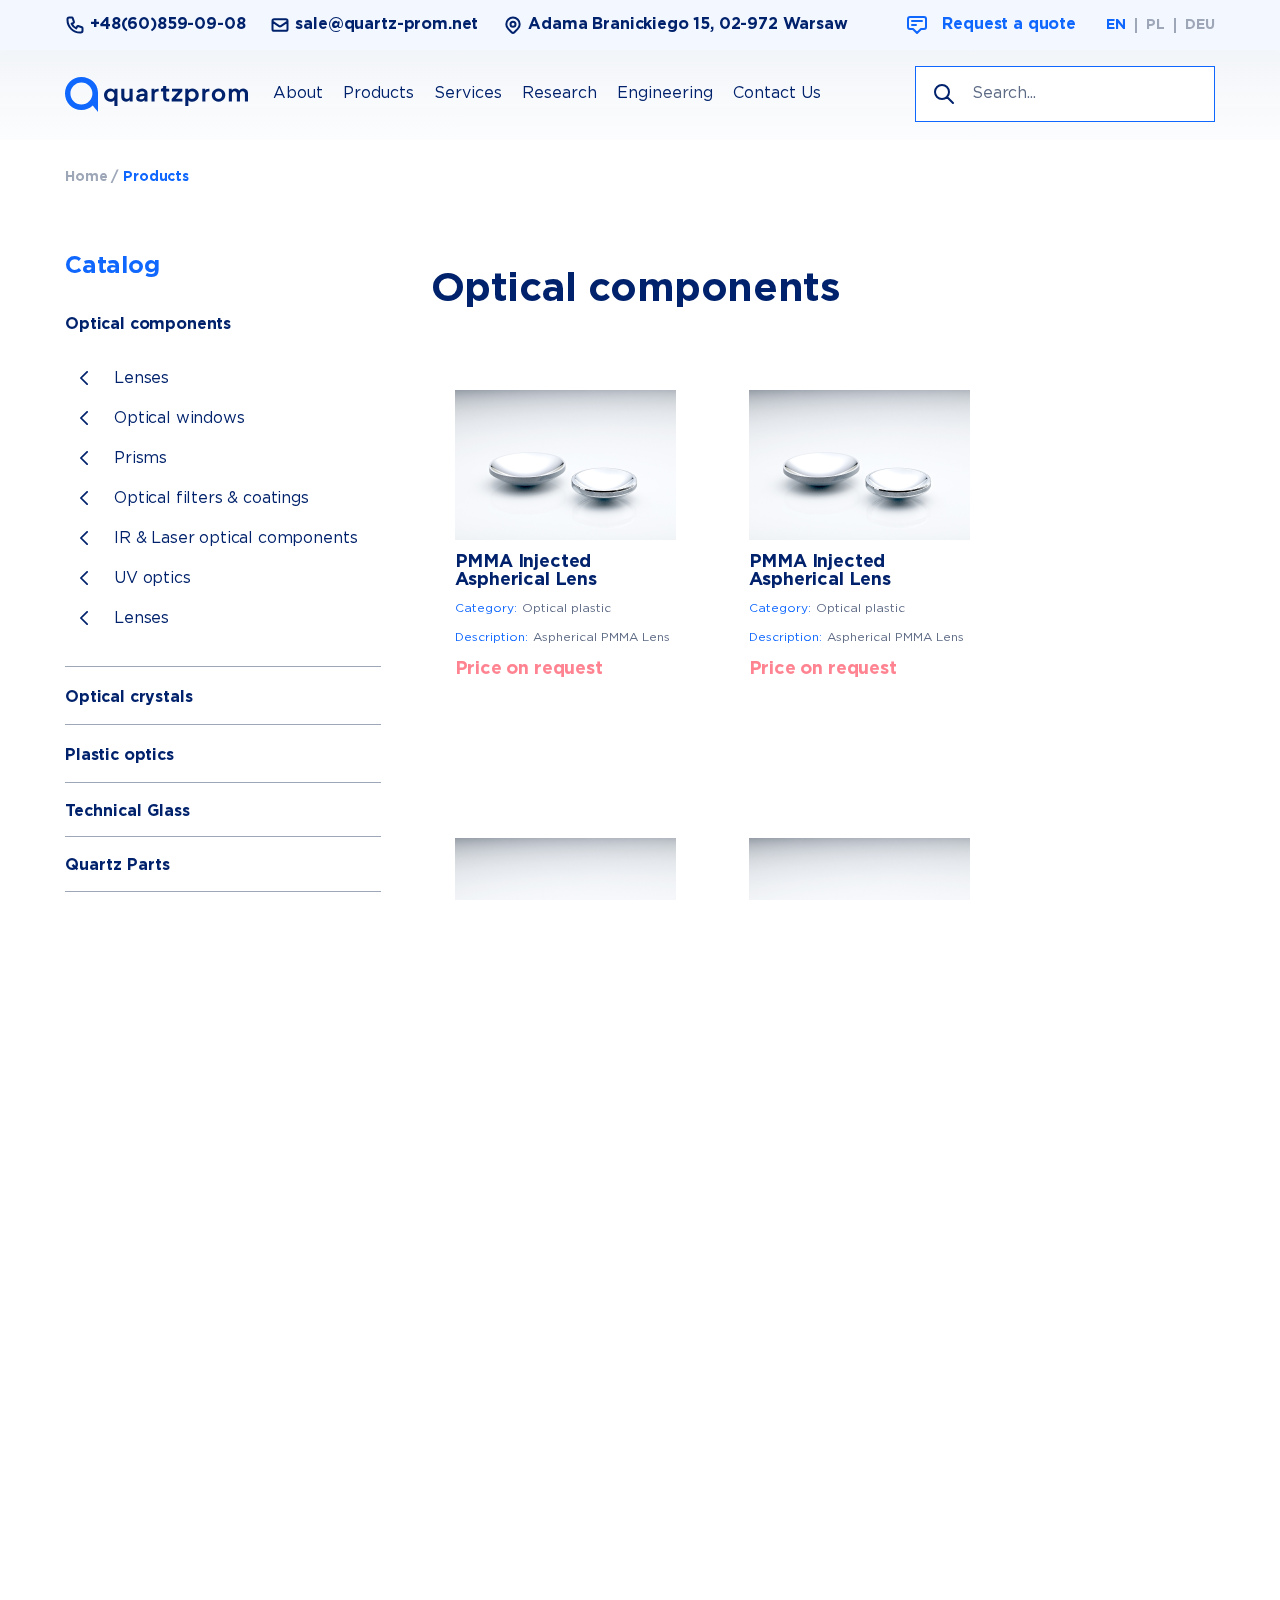
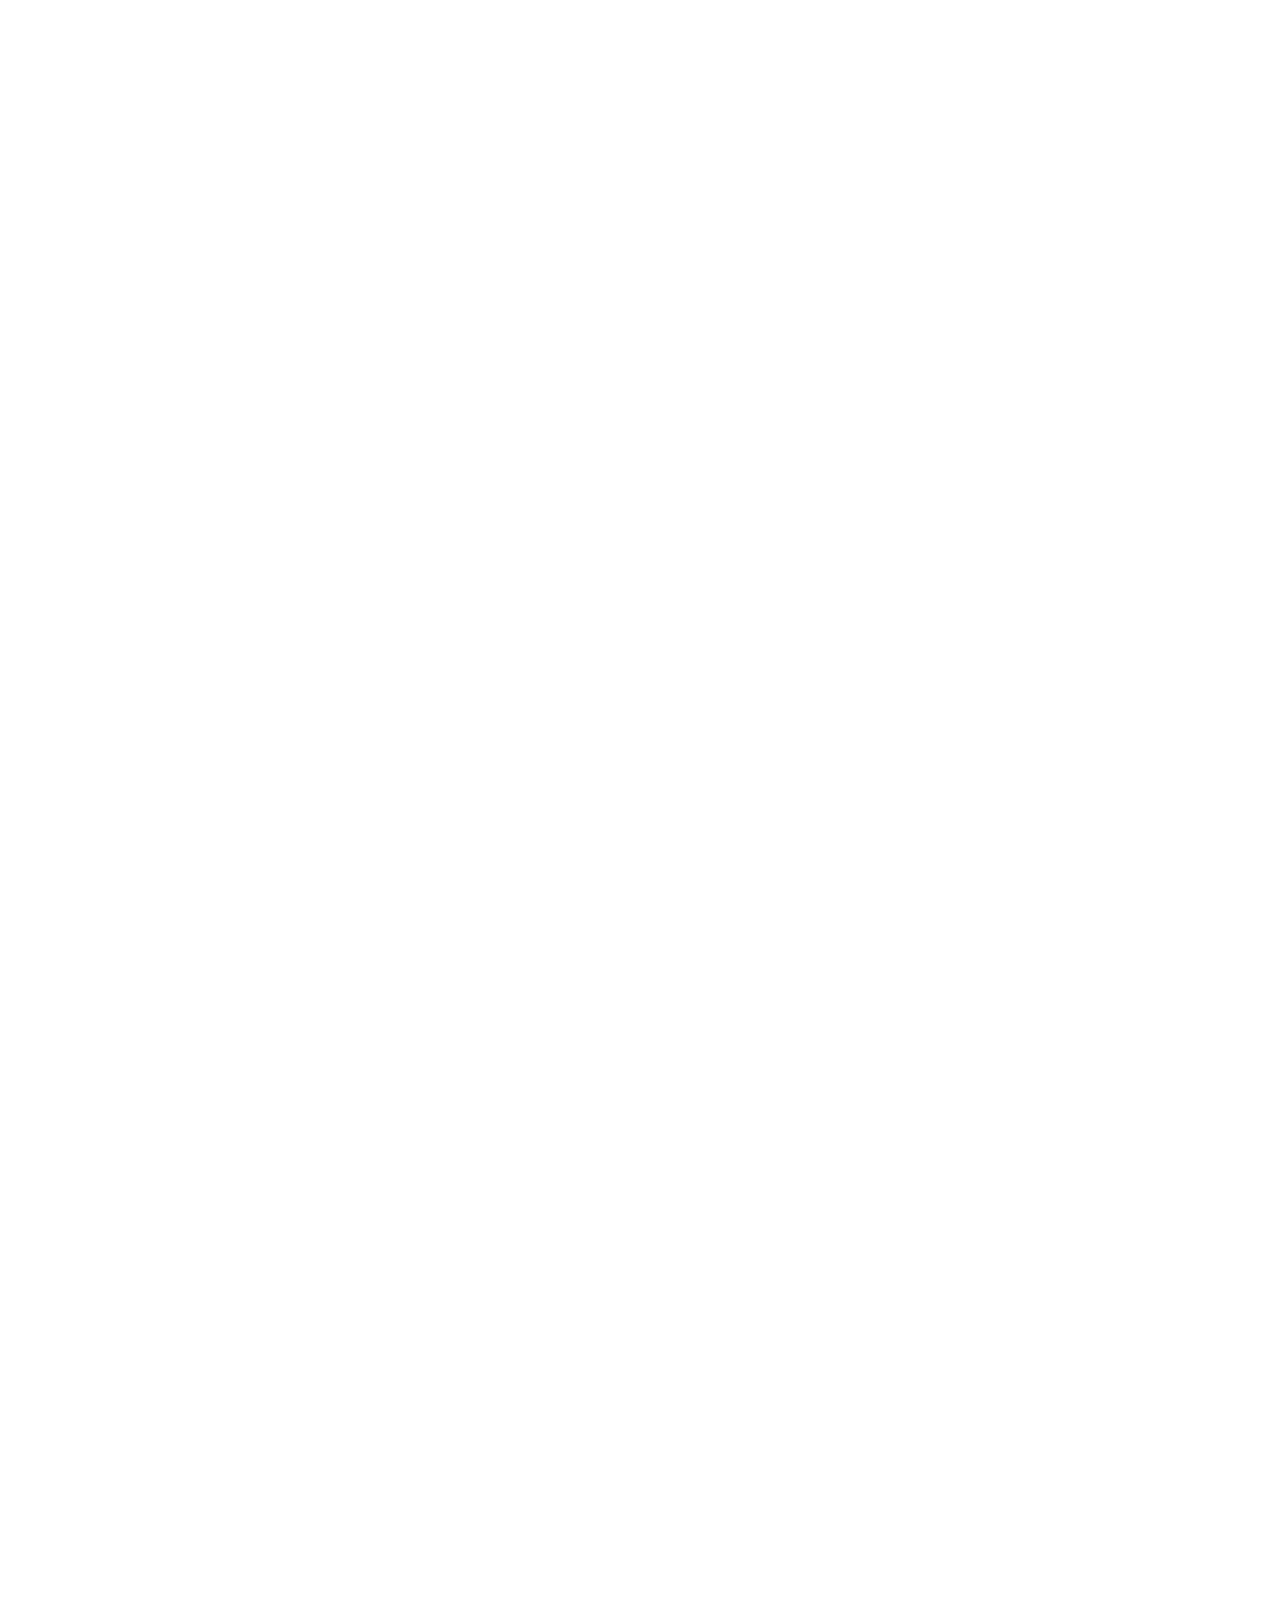
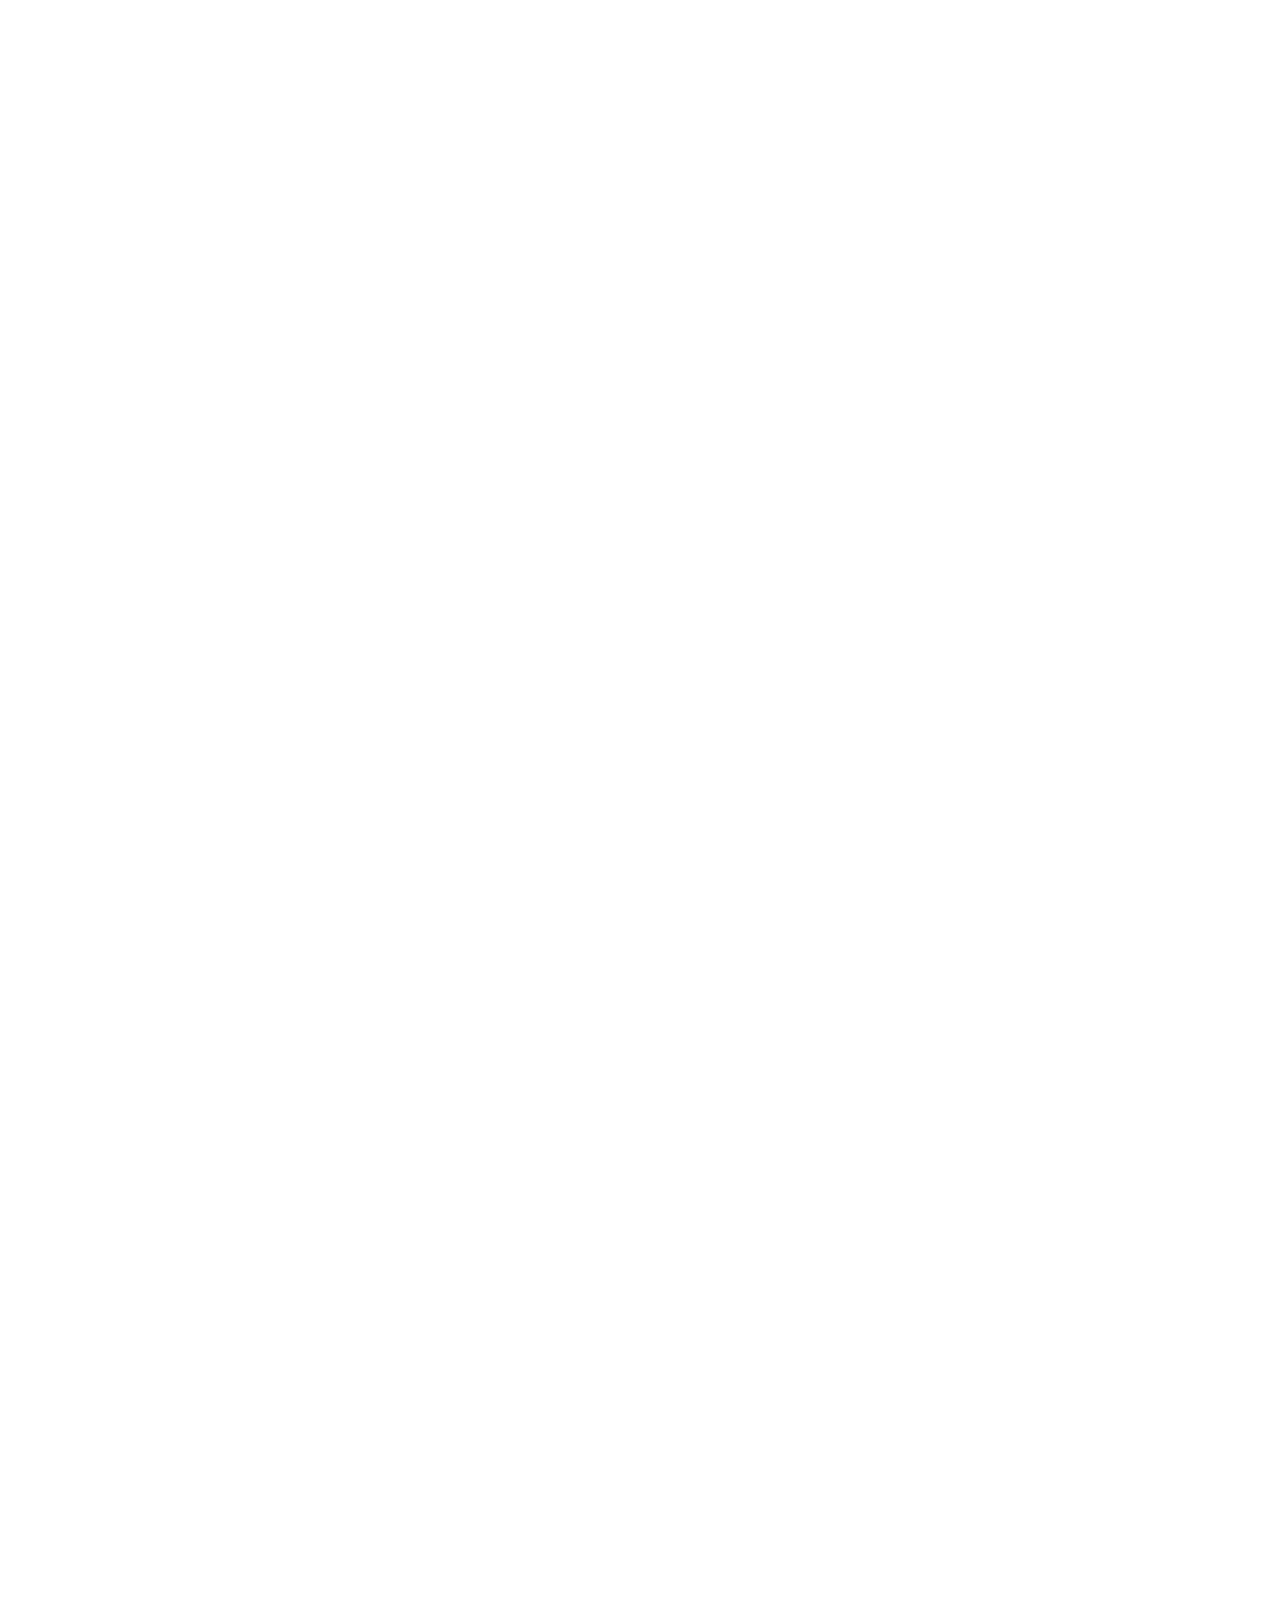
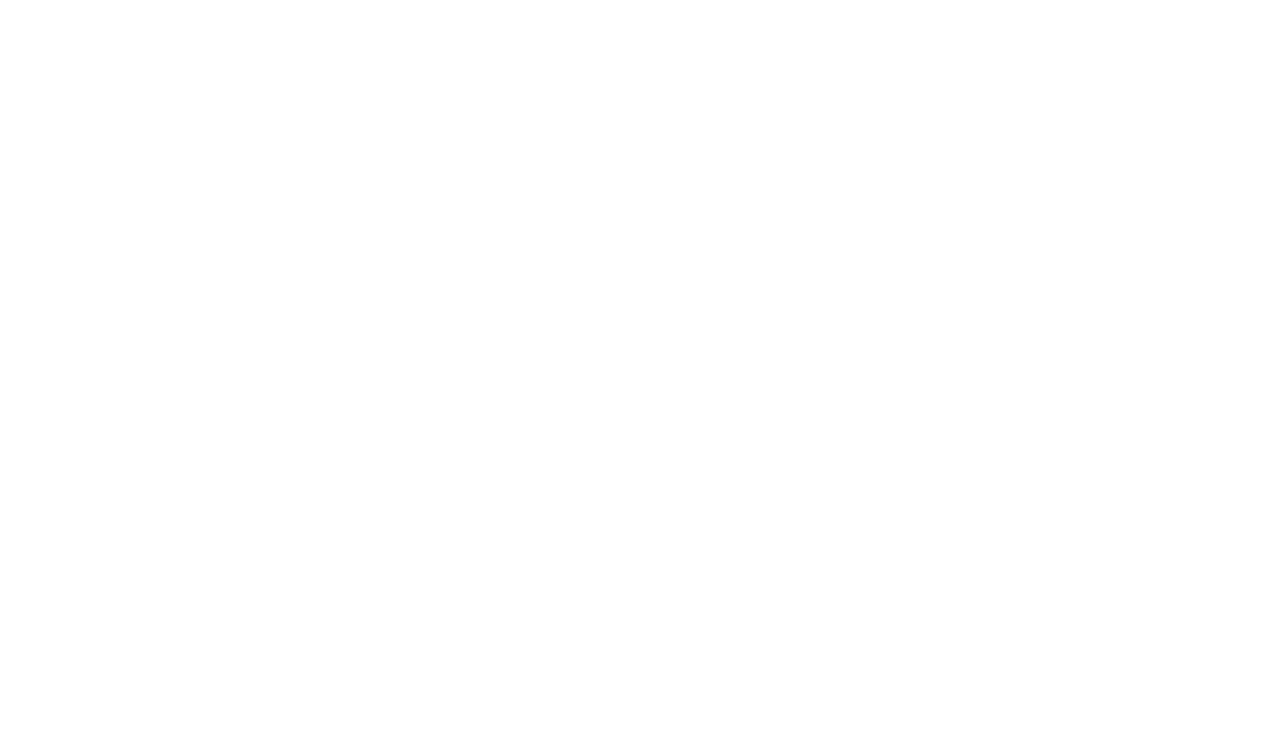
<file: archive-products.html>
<!DOCTYPE html>
<html lang="ru">

<head>

	<meta charset="utf-8">

	<title>Technological edge through quartz glass</title>
	<meta name="description" content="">

	<meta http-equiv="X-UA-Compatible" content="IE=edge">
	<meta name="viewport" content="width=device-width, initial-scale=1, maximum-scale=1">

	<meta property="og:image" content="path/to/image.jpg">
	<link rel="shortcut icon" href="img/favicon/favicon.ico" type="image/x-icon">
	<link rel="apple-touch-icon" href="img/favicon/apple-touch-icon.png">
	<link rel="apple-touch-icon" sizes="72x72" href="img/favicon/apple-touch-icon-72x72.png">
	<link rel="apple-touch-icon" sizes="114x114" href="img/favicon/apple-touch-icon-114x114.png">

	<!-- Chrome, Firefox OS and Opera -->
	<meta name="theme-color" content="#000">
	<!-- Windows Phone -->
	<meta name="msapplication-navbutton-color" content="#000">
	<!-- iOS Safari -->
	<meta name="apple-mobile-web-app-status-bar-style" content="#000">

	<link rel="stylesheet" href="css/main.min.css">

	<style>
		:root {
			--mainHeader: url(img/main-bg.png);
			--mainActivity: url(img/activity/bg.png);
			--menu-BG: url(img/menu-BG.png);
			--form_bg: url(img/fomr-BG.png);
			--mainHeaderAbout: url(img/about/bg-head.png);
		}
		@media (max-width : 992px){
			:root {
				--mainActivity: url(img/activity/bg_mob.png);
				--form_bg: url(img/fomr-BG_mob.png);
			}
		}
		@media (max-width : 768px){
			:root {
				--mainHeader: url(img/main-bg_mob.png);
			}
		}
		@media (max-width : 480px){
			:root {
				--form_bg: url(img/fomr-BG_mob2.png);
				--mainHeaderAbout: url(img/about/bg-head_mob.png);
			}
		}
	</style>

</head>

<body class="page page--products">

	<div class="main--wrapper">
		<header class="header">
			<div class="header--top">
				<div class="container">
					<div class="row">
						<div class="header--top__wrapper">
							<div class="header--top__contacts">
								<a href="tel:+48(60)859-09-08" class="phone">
									<svg width="20" height="20" viewBox="0 0 20 20" fill="none" xmlns="http://www.w3.org/2000/svg">
										<path d="M2.5 4.16667C2.5 3.24619 3.24619 2.5 4.16667 2.5H6.89937C7.25806 2.5 7.57651 2.72953 7.68994 3.06981L8.93811 6.81434C9.06926 7.20777 8.89115 7.63776 8.52022 7.82322L6.63917 8.76375C7.55771 10.801 9.19898 12.4423 11.2363 13.3608L12.1768 11.4798C12.3622 11.1088 12.7922 10.9307 13.1857 11.0619L16.9302 12.3101C17.2705 12.4235 17.5 12.7419 17.5 13.1006V15.8333C17.5 16.7538 16.7538 17.5 15.8333 17.5H15C8.09644 17.5 2.5 11.9036 2.5 5V4.16667Z" stroke="#00226C" stroke-width="2" stroke-linecap="round" stroke-linejoin="round"/>
									</svg>
									<span>+48(60)859-09-08</span>
								</a>
								<a href="mailto:sale@quartz-prom.net" class="mail">
									<svg width="20" height="20" viewBox="0 0 20 20" fill="none" xmlns="http://www.w3.org/2000/svg">
										<path d="M2.5 6.66675L9.0755 11.0504C9.63533 11.4236 10.3647 11.4236 10.9245 11.0504L17.5 6.66675M4.16667 15.8334H15.8333C16.7538 15.8334 17.5 15.0872 17.5 14.1667V5.83341C17.5 4.91294 16.7538 4.16675 15.8333 4.16675H4.16667C3.24619 4.16675 2.5 4.91294 2.5 5.83341V14.1667C2.5 15.0872 3.24619 15.8334 4.16667 15.8334Z" stroke="#00226C" stroke-width="2" stroke-linecap="round" stroke-linejoin="round"/>
									</svg>
									<span>sale@quartz-prom.net</span>
								</a>
								<a target="_blank" href="https://www.google.com/maps/place/POL-AQUA+SA,+Adama+Branickiego+15,+02-972+Warszawa,+%D0%9F%D0%BE%D0%BB%D1%8C%D1%88%D0%B0/data=!4m2!3m1!1s0x47192d68e232de05:0x8832059d2bc59b72?sa=X&ved=2ahUKEwikmKC6rvqCAxXrVfEDHcFUD90Q8gF6BAgSEAA" class="mail">
									<svg width="20" height="20" viewBox="0 0 20 20" fill="none" xmlns="http://www.w3.org/2000/svg">
										<path d="M14.714 13.8807C13.9864 14.6083 12.5188 16.0758 11.4134 17.1813C10.6323 17.9624 9.36751 17.9623 8.58646 17.1813C7.50084 16.0957 6.06038 14.6552 5.28587 13.8807C2.68238 11.2772 2.68238 7.05612 5.28587 4.45262C7.88937 1.84913 12.1105 1.84913 14.714 4.45262C17.3175 7.05612 17.3175 11.2772 14.714 13.8807Z" stroke="#00226C" stroke-width="2" stroke-linecap="round" stroke-linejoin="round"/>
										<path d="M12.4999 9.16667C12.4999 10.5474 11.3806 11.6667 9.99992 11.6667C8.61921 11.6667 7.49992 10.5474 7.49992 9.16667C7.49992 7.78596 8.61921 6.66667 9.99992 6.66667C11.3806 6.66667 12.4999 7.78596 12.4999 9.16667Z" stroke="#00226C" stroke-width="2" stroke-linecap="round" stroke-linejoin="round"/>
									</svg>
									<span>Adama Branickiego 15, 02-972 Warsaw</span>
								</a>
							</div>
							<div class="header--top__right">
								<button class="requestAquote open--requestAquote">
									<svg width="24" height="24" viewBox="0 0 24 24" fill="none" xmlns="http://www.w3.org/2000/svg">
										<path d="M7 8H17M7 12H11M12 20L8 16H5C3.89543 16 3 15.1046 3 14V6C3 4.89543 3.89543 4 5 4H19C20.1046 4 21 4.89543 21 6V14C21 15.1046 20.1046 16 19 16H16L12 20Z" stroke="#0F67FE" stroke-width="2" stroke-linecap="round" stroke-linejoin="round"/>
									</svg>
									<span>Request a quote</span>
								</button>
								<ul class="header--top__language">
									<li class="current-lang"><a href="#">EN</a></li>
									<li class="lang-item"><a href="#">PL</a></li>
									<li class="lang-item"><a href="#">DEU</a></li>
								</ul>
							</div>
						</div>
					</div>
				</div>
			</div>
			<div class="header--bottom">
				<div class="container">
					<div class="row">
						<div class="header--bottom__wrapper">
							<a href="index.html" class="header--bottom__logo">
								<img src="img/logo.svg" alt="quartzprom - Technological edge through quartz glass">
							</a>
							<ul class="menu">
								<li><a href="#">About</a></li>
								<li><a href="#">Products </a></li>
								<li><a href="#">Services</a></li>
								<li><a href="#">Research</a></li>
								<li><a href="#">Engineering</a></li>
								<li><a href="#">Contact Us</a></li>
							</ul>
							<form action="#" class="search">
								<svg width="24" height="24" viewBox="0 0 24 24" fill="none" xmlns="http://www.w3.org/2000/svg">
									<path d="M21 21L15 15M17 10C17 13.866 13.866 17 10 17C6.13401 17 3 13.866 3 10C3 6.13401 6.13401 3 10 3C13.866 3 17 6.13401 17 10Z" stroke="#00226C" stroke-width="2" stroke-linecap="round" stroke-linejoin="round"/>
								</svg>
								<input type="text" placeholder="Search...">
							</form>
							<button class="menu--burger">
								<strong>Menu</strong>
								<div class="menu--burger__wrapper">
									<span></span><span></span><span></span>
								</div>
							</button>
						</div>
					</div>
				</div>
			</div>
		</header>

		<div class="menu--mobile" style="background-image: var(--menu-BG);">
			<div class="menu--mobile__wrapper">
				<div class="menu--mobile__top">
					<ul class="header--top__language">
						<li class="current-lang"><a href="#">EN</a></li>
						<li class="lang-item"><a href="#">PL</a></li>
						<li class="lang-item"><a href="#">DEU</a></li>
					</ul>
					<button class="search--button">
						<svg width="24" height="24" viewBox="0 0 24 24" fill="none" xmlns="http://www.w3.org/2000/svg">
							<path d="M21 21L15 15M17 10C17 13.866 13.866 17 10 17C6.13401 17 3 13.866 3 10C3 6.13401 6.13401 3 10 3C13.866 3 17 6.13401 17 10Z" stroke="#00226C" stroke-width="2" stroke-linecap="round" stroke-linejoin="round"/>
						</svg>
					</button>
					<form action="#" class="search">
						<svg width="24" height="24" viewBox="0 0 24 24" fill="none" xmlns="http://www.w3.org/2000/svg">
							<path d="M21 21L15 15M17 10C17 13.866 13.866 17 10 17C6.13401 17 3 13.866 3 10C3 6.13401 6.13401 3 10 3C13.866 3 17 6.13401 17 10Z" stroke="#00226C" stroke-width="2" stroke-linecap="round" stroke-linejoin="round"/>
						</svg>
						<input type="text" placeholder="Search...">
					</form>
					<button class="menu--burger">
						<strong>Menu</strong>
						<div class="menu--burger__wrapper">
							<span></span><span></span><span></span>
						</div>
					</button>
				</div>
				<div class="menu--mobile__bottom">
					<div class="menu--mobile__bottom--left">
						<ul class="menu menu--mobile__inner">
							<li><a href="#1">About</a></li>
							<li>
								<a href="#">Products </a>
								<ul class="sub-menu">
									<li><a href="#32">Optical windows</a></li>
									<li><a href="#123">Prisms</a></li>
									<li><a href="#123">Optical filters & coatings</a></li>
									<li><a href="#123">Optical mirrors</a></li>
									<li><a href="#123">IR & Laser optical components</a></li>
									<li><a href="#123">UV optics</a></li>
									<li><a href="#123">Optical windows</a></li>
									<li><a href="#12">Prisms</a></li>
									<li><a href="#2">Optical filters & coatings</a></li>
									<li><a href="#123">Optical mirrors</a></li>
								</ul>
							</li>
							<li><a href="#2">Services</a></li>
							<li><a href="#3">Research</a></li>
							<li><a href="#4">Engineering</a></li>
							<li><a href="#5">Contact Us</a></li>
						</ul>
						<div class="social">
							<a href="#">
								<svg width="32" height="32" viewBox="0 0 32 32" fill="none" xmlns="http://www.w3.org/2000/svg">
									<path d="M29.3332 16.0807C29.3332 8.67184 23.3643 2.6665 15.9998 2.6665C8.63539 2.6665 2.6665 8.67184 2.6665 16.0807C2.6665 22.7776 7.54117 28.327 13.9163 29.3332V19.959H10.5314V16.0798H13.9163V13.1252C13.9163 9.76339 15.9065 7.90562 18.9527 7.90562C20.4105 7.90562 21.9376 8.16784 21.9376 8.16784V11.4692H20.2549C18.599 11.4692 18.0834 12.5038 18.0834 13.5652V16.0807H21.7812L21.1901 19.9581H18.0834V29.3332C24.4585 28.327 29.3332 22.7776 29.3332 16.0807Z" fill="#9EA7B8"/>
								</svg>
							</a>
							<a href="#">
								<svg width="32" height="32" viewBox="0 0 32 32" fill="none" xmlns="http://www.w3.org/2000/svg">
									<path fill-rule="evenodd" clip-rule="evenodd" d="M26.3892 7.21961C27.536 7.52769 28.4431 8.43485 28.7512 9.58161C29.3161 11.6698 29.3332 16.0001 29.3332 16.0001C29.3332 16.0001 29.3332 20.3476 28.7683 22.4186C28.4603 23.5654 27.5531 24.4725 26.4063 24.7806C24.3353 25.3454 15.9998 25.3454 15.9998 25.3454C15.9998 25.3454 7.66436 25.3454 5.59333 24.7806C4.44656 24.4725 3.53942 23.5654 3.23133 22.4186C2.6665 20.3304 2.6665 16.0001 2.6665 16.0001C2.6665 16.0001 2.6665 11.6698 3.21421 9.59873C3.5223 8.45196 4.42945 7.54482 5.57622 7.23673C7.64725 6.6719 15.9827 6.65479 15.9827 6.65479C15.9827 6.65479 24.3182 6.65479 26.3892 7.21961ZM20.2446 16.0001L13.3297 20.0052V11.995L20.2446 16.0001Z" fill="#9EA7B8"/>
								</svg>
							</a>
							<a href="#">
								<svg width="32" height="32" viewBox="0 0 32 32" fill="none" xmlns="http://www.w3.org/2000/svg">
									<path fill-rule="evenodd" clip-rule="evenodd" d="M16 4C12.7408 4 12.3328 4.0136 11.0528 4.072C9.7752 4.1304 8.9024 4.3336 8.1392 4.6304C7.3392 4.9312 6.6136 5.4032 6.0136 6.0144C5.40338 6.61371 4.93109 7.3388 4.6296 8.1392C4.3344 8.9024 4.1304 9.776 4.072 11.0536C4.0144 12.3328 4 12.74 4 16C4 19.26 4.0136 19.6672 4.072 20.9472C4.1304 22.2248 4.3336 23.0976 4.6304 23.8608C4.9312 24.6608 5.4032 25.3864 6.0144 25.9864C6.61372 26.5966 7.33881 27.0689 8.1392 27.3704C8.9024 27.6664 9.7752 27.8696 11.0528 27.928C12.3328 27.9864 12.7408 28 16 28C19.2592 28 19.6672 27.9864 20.9472 27.928C22.2248 27.8696 23.0976 27.6664 23.8608 27.3696C24.6608 27.0688 25.3864 26.5968 25.9864 25.9856C26.5966 25.3863 27.0689 24.6612 27.3704 23.8608C27.6664 23.0976 27.8696 22.2248 27.928 20.9472C27.9864 19.6672 28 19.2592 28 16C28 12.7408 27.9864 12.3328 27.928 11.0528C27.8696 9.7752 27.6664 8.9024 27.3696 8.1392C27.0683 7.33845 26.596 6.61306 25.9856 6.0136C25.3863 5.40338 24.6612 4.93109 23.8608 4.6296C23.0976 4.3344 22.224 4.1304 20.9464 4.072C19.6672 4.0144 19.26 4 16 4ZM16 6.1624C19.204 6.1624 19.584 6.1744 20.8496 6.232C22.0192 6.2856 22.6544 6.48 23.0776 6.6456C23.6376 6.8624 24.0376 7.1232 24.4576 7.5424C24.8776 7.9624 25.1376 8.3624 25.3544 8.9224C25.5192 9.3456 25.7144 9.9808 25.768 11.1504C25.8256 12.416 25.8376 12.796 25.8376 16C25.8376 19.204 25.8256 19.584 25.768 20.8496C25.7144 22.0192 25.52 22.6544 25.3544 23.0776C25.1623 23.5988 24.8559 24.0704 24.4576 24.4576C24.0705 24.856 23.5989 25.1624 23.0776 25.3544C22.6544 25.5192 22.0192 25.7144 20.8496 25.768C19.584 25.8256 19.2048 25.8376 16 25.8376C12.7952 25.8376 12.416 25.8256 11.1504 25.768C9.9808 25.7144 9.3456 25.52 8.9224 25.3544C8.40116 25.1623 7.92961 24.8559 7.5424 24.4576C7.14414 24.0704 6.8377 23.5988 6.6456 23.0776C6.4808 22.6544 6.2856 22.0192 6.232 20.8496C6.1744 19.584 6.1624 19.204 6.1624 16C6.1624 12.796 6.1744 12.416 6.232 11.1504C6.2856 9.9808 6.48 9.3456 6.6456 8.9224C6.8624 8.3624 7.1232 7.9624 7.5424 7.5424C7.92955 7.14404 8.40113 6.83758 8.9224 6.6456C9.3456 6.4808 9.9808 6.2856 11.1504 6.232C12.416 6.1744 12.796 6.1624 16 6.1624Z" fill="#9EA7B8"/>
									<path fill-rule="evenodd" clip-rule="evenodd" d="M16 20.0042C15.4742 20.0042 14.9536 19.9006 14.4678 19.6994C13.982 19.4982 13.5406 19.2033 13.1688 18.8315C12.797 18.4597 12.502 18.0183 12.3008 17.5325C12.0996 17.0467 11.996 16.526 11.996 16.0002C11.996 15.4744 12.0996 14.9537 12.3008 14.4679C12.502 13.9822 12.797 13.5408 13.1688 13.169C13.5406 12.7971 13.982 12.5022 14.4678 12.301C14.9536 12.0998 15.4742 11.9962 16 11.9962C17.062 11.9962 18.0804 12.4181 18.8313 13.169C19.5822 13.9198 20.004 14.9383 20.004 16.0002C20.004 17.0621 19.5822 18.0806 18.8313 18.8315C18.0804 19.5824 17.062 20.0042 16 20.0042ZM16 9.83221C14.3642 9.83221 12.7953 10.482 11.6386 11.6388C10.4819 12.7955 9.83203 14.3644 9.83203 16.0002C9.83203 17.6361 10.4819 19.2049 11.6386 20.3616C12.7953 21.5184 14.3642 22.1682 16 22.1682C17.6359 22.1682 19.2047 21.5184 20.3615 20.3616C21.5182 19.2049 22.168 17.6361 22.168 16.0002C22.168 14.3644 21.5182 12.7955 20.3615 11.6388C19.2047 10.482 17.6359 9.83221 16 9.83221ZM23.9624 9.72021C23.9624 10.1069 23.8088 10.4777 23.5354 10.7512C23.262 11.0246 22.8911 11.1782 22.5044 11.1782C22.1177 11.1782 21.7469 11.0246 21.4735 10.7512C21.2 10.4777 21.0464 10.1069 21.0464 9.72021C21.0464 9.33352 21.2 8.96267 21.4735 8.68925C21.7469 8.41582 22.1177 8.26221 22.5044 8.26221C22.8911 8.26221 23.262 8.41582 23.5354 8.68925C23.8088 8.96267 23.9624 9.33352 23.9624 9.72021Z" fill="#9EA7B8"/>
								</svg>
							</a>
							<a href="#">
								<svg width="32" height="32" viewBox="0 0 32 32" fill="none" xmlns="http://www.w3.org/2000/svg">
									<path d="M28 5.76471V26.2353C28 26.7033 27.8141 27.1522 27.4831 27.4831C27.1522 27.8141 26.7033 28 26.2353 28H5.76471C5.29668 28 4.84782 27.8141 4.51687 27.4831C4.18592 27.1522 4 26.7033 4 26.2353V5.76471C4 5.29668 4.18592 4.84782 4.51687 4.51687C4.84782 4.18592 5.29668 4 5.76471 4H26.2353C26.7033 4 27.1522 4.18592 27.4831 4.51687C27.8141 4.84782 28 5.29668 28 5.76471ZM11.0588 13.1765H7.52941V24.4706H11.0588V13.1765ZM11.3765 9.29412C11.3783 9.02715 11.3276 8.76242 11.2271 8.51506C11.1267 8.2677 10.9785 8.04255 10.791 7.85246C10.6036 7.66237 10.3805 7.51107 10.1346 7.4072C9.88861 7.30332 9.62462 7.24891 9.35765 7.24706H9.29412C8.7512 7.24706 8.23053 7.46273 7.84663 7.84663C7.46273 8.23053 7.24706 8.7512 7.24706 9.29412C7.24706 9.83703 7.46273 10.3577 7.84663 10.7416C8.23053 11.1255 8.7512 11.3412 9.29412 11.3412C9.56111 11.3477 9.82678 11.3016 10.0759 11.2055C10.3251 11.1094 10.5529 10.9651 10.7463 10.7809C10.9396 10.5967 11.0948 10.3762 11.203 10.132C11.3111 9.88775 11.3701 9.62464 11.3765 9.35765V9.29412ZM24.4706 17.6094C24.4706 14.2141 22.3106 12.8941 20.1647 12.8941C19.4621 12.8589 18.7626 13.0086 18.1358 13.3281C17.5091 13.6477 16.9771 14.126 16.5929 14.7153H16.4941V13.1765H13.1765V24.4706H16.7059V18.4635C16.6549 17.8483 16.8487 17.2378 17.2452 16.7646C17.6417 16.2915 18.2089 15.9939 18.8235 15.9365H18.9576C20.08 15.9365 20.9129 16.6424 20.9129 18.4212V24.4706H24.4424L24.4706 17.6094Z" fill="#9EA7B8"/>
								</svg>
							</a>
						</div>
					</div>
					<div class="menu--mobile__bottom--right">
						<button class="requestAquote open--requestAquote">
							<svg width="24" height="24" viewBox="0 0 24 24" fill="none" xmlns="http://www.w3.org/2000/svg">
								<path d="M7 8H17M7 12H11M12 20L8 16H5C3.89543 16 3 15.1046 3 14V6C3 4.89543 3.89543 4 5 4H19C20.1046 4 21 4.89543 21 6V14C21 15.1046 20.1046 16 19 16H16L12 20Z" stroke="#0F67FE" stroke-width="2" stroke-linecap="round" stroke-linejoin="round"/>
							</svg>
							<span>Request a quote</span>
						</button>
						<div class="header--top__contacts">
							<a href="tel:+48(60)859-09-08" class="phone">
								<svg width="20" height="20" viewBox="0 0 20 20" fill="none" xmlns="http://www.w3.org/2000/svg">
									<path d="M2.5 4.16667C2.5 3.24619 3.24619 2.5 4.16667 2.5H6.89937C7.25806 2.5 7.57651 2.72953 7.68994 3.06981L8.93811 6.81434C9.06926 7.20777 8.89115 7.63776 8.52022 7.82322L6.63917 8.76375C7.55771 10.801 9.19898 12.4423 11.2363 13.3608L12.1768 11.4798C12.3622 11.1088 12.7922 10.9307 13.1857 11.0619L16.9302 12.3101C17.2705 12.4235 17.5 12.7419 17.5 13.1006V15.8333C17.5 16.7538 16.7538 17.5 15.8333 17.5H15C8.09644 17.5 2.5 11.9036 2.5 5V4.16667Z" stroke="#00226C" stroke-width="2" stroke-linecap="round" stroke-linejoin="round"/>
								</svg>
								<span>+48(60)859-09-08</span>
							</a>
							<a href="mailto:sale@quartz-prom.net" class="mail">
								<svg width="20" height="20" viewBox="0 0 20 20" fill="none" xmlns="http://www.w3.org/2000/svg">
									<path d="M2.5 6.66675L9.0755 11.0504C9.63533 11.4236 10.3647 11.4236 10.9245 11.0504L17.5 6.66675M4.16667 15.8334H15.8333C16.7538 15.8334 17.5 15.0872 17.5 14.1667V5.83341C17.5 4.91294 16.7538 4.16675 15.8333 4.16675H4.16667C3.24619 4.16675 2.5 4.91294 2.5 5.83341V14.1667C2.5 15.0872 3.24619 15.8334 4.16667 15.8334Z" stroke="#00226C" stroke-width="2" stroke-linecap="round" stroke-linejoin="round"/>
								</svg>
								<span>sale@quartz-prom.net</span>
							</a>
							<a target="_blank" href="https://www.google.com/maps/place/POL-AQUA+SA,+Adama+Branickiego+15,+02-972+Warszawa,+%D0%9F%D0%BE%D0%BB%D1%8C%D1%88%D0%B0/data=!4m2!3m1!1s0x47192d68e232de05:0x8832059d2bc59b72?sa=X&ved=2ahUKEwikmKC6rvqCAxXrVfEDHcFUD90Q8gF6BAgSEAA" class="mail">
								<svg width="20" height="20" viewBox="0 0 20 20" fill="none" xmlns="http://www.w3.org/2000/svg">
									<path d="M14.714 13.8807C13.9864 14.6083 12.5188 16.0758 11.4134 17.1813C10.6323 17.9624 9.36751 17.9623 8.58646 17.1813C7.50084 16.0957 6.06038 14.6552 5.28587 13.8807C2.68238 11.2772 2.68238 7.05612 5.28587 4.45262C7.88937 1.84913 12.1105 1.84913 14.714 4.45262C17.3175 7.05612 17.3175 11.2772 14.714 13.8807Z" stroke="#00226C" stroke-width="2" stroke-linecap="round" stroke-linejoin="round"/>
									<path d="M12.4999 9.16667C12.4999 10.5474 11.3806 11.6667 9.99992 11.6667C8.61921 11.6667 7.49992 10.5474 7.49992 9.16667C7.49992 7.78596 8.61921 6.66667 9.99992 6.66667C11.3806 6.66667 12.4999 7.78596 12.4999 9.16667Z" stroke="#00226C" stroke-width="2" stroke-linecap="round" stroke-linejoin="round"/>
								</svg>
								<span>Adama Branickiego 15, 02-972 Warsaw</span>
							</a>
						</div>
					</div>
				</div>
			</div>
		</div>

		<main class="main products">
			<section class="products--header">
				<div class="container">
					<div class="row">
						<ul class="breadcrumbs">
							<li><a href="index.html">Home /</a></li>
							<li><span>Products</span></li>
						</ul>
						<div class="products--header__catalog">
							<div class="products--header__catalog--menu">
								<div class="h3 color--accent">Catalog</div>
								<nav class="products--header__catalog--menu__list">
									<ul class="products--header__catalog--menu__item menu--mobile__inner">
										<li>
											<a href="#">Optical components</a>
											<ul class="sub-menu">
												<li>
													<a href="#">Lenses</a>
													<ul class="sub-menu">
														<li><a href="s">Aspheric plano concave lens with mirror treatment</a></li>
														<li><a href="s">Glass prism with machined grooves</a></li>
														<li><a href="s">Optical micro mirror and axicon manufacturing</a></li>
														<li><a href="s">Optical Lens Mounts in machined aluminium</a></li>
														<li><a href="s">Bevelled plano-convex optical lens</a></li>
														<li><a href="s">Molded lens in borosilicate</a></li>
													</ul>
												</li>
												<li>
													<a href="#">Optical windows</a>
													<ul class="sub-menu">
														<li><a href="s">Aspheric plano concave lens with mirror treatment</a></li>
														<li><a href="s">Glass prism with machined grooves</a></li>
														<li><a href="s">Optical micro mirror and axicon manufacturing</a></li>
														<li><a href="s">Optical Lens Mounts in machined aluminium</a></li>
														<li><a href="s">Bevelled plano-convex optical lens</a></li>
														<li><a href="s">Molded lens in borosilicate</a></li>
													</ul>
												</li>
												<li>
													<a href="#">Prisms</a>
													<ul class="sub-menu">
														<li><a href="s">Aspheric plano concave lens with mirror treatment</a></li>
														<li><a href="s">Glass prism with machined grooves</a></li>
														<li><a href="s">Optical micro mirror and axicon manufacturing</a></li>
														<li><a href="s">Optical Lens Mounts in machined aluminium</a></li>
														<li><a href="s">Bevelled plano-convex optical lens</a></li>
														<li><a href="s">Molded lens in borosilicate</a></li>
													</ul>
												</li>
												<li>
													<a href="#">Optical filters & coatings</a>
													<ul class="sub-menu">
														<li><a href="s">Aspheric plano concave lens with mirror treatment</a></li>
														<li><a href="s">Glass prism with machined grooves</a></li>
														<li><a href="s">Optical micro mirror and axicon manufacturing</a></li>
														<li><a href="s">Optical Lens Mounts in machined aluminium</a></li>
														<li><a href="s">Bevelled plano-convex optical lens</a></li>
														<li><a href="s">Molded lens in borosilicate</a></li>
													</ul>
												</li>
												<li>
													<a href="#">IR & Laser optical components</a>
													<ul class="sub-menu">
														<li><a href="s">Aspheric plano concave lens with mirror treatment</a></li>
														<li><a href="s">Glass prism with machined grooves</a></li>
														<li><a href="s">Optical micro mirror and axicon manufacturing</a></li>
														<li><a href="s">Optical Lens Mounts in machined aluminium</a></li>
														<li><a href="s">Bevelled plano-convex optical lens</a></li>
														<li><a href="s">Molded lens in borosilicate</a></li>
													</ul>
												</li>
												<li>
													<a href="#">UV optics</a>
													<ul class="sub-menu">
														<li><a href="s">Aspheric plano concave lens with mirror treatment</a></li>
														<li><a href="s">Glass prism with machined grooves</a></li>
														<li><a href="s">Optical micro mirror and axicon manufacturing</a></li>
														<li><a href="s">Optical Lens Mounts in machined aluminium</a></li>
														<li><a href="s">Bevelled plano-convex optical lens</a></li>
														<li><a href="s">Molded lens in borosilicate</a></li>
													</ul>
												</li>
												<li>
													<a href="#">Lenses</a>
													<ul class="sub-menu">
														<li><a href="s">Aspheric plano concave lens with mirror treatment</a></li>
														<li><a href="s">Glass prism with machined grooves</a></li>
														<li><a href="s">Optical micro mirror and axicon manufacturing</a></li>
														<li><a href="s">Optical Lens Mounts in machined aluminium</a></li>
														<li><a href="s">Bevelled plano-convex optical lens</a></li>
														<li><a href="s">Molded lens in borosilicate</a></li>
													</ul>
												</li>
												<li>
													<a href="#">Optical windows</a>
													<ul class="sub-menu">
														<li><a href="s">Aspheric plano concave lens with mirror treatment</a></li>
														<li><a href="s">Glass prism with machined grooves</a></li>
														<li><a href="s">Optical micro mirror and axicon manufacturing</a></li>
														<li><a href="s">Optical Lens Mounts in machined aluminium</a></li>
														<li><a href="s">Bevelled plano-convex optical lens</a></li>
														<li><a href="s">Molded lens in borosilicate</a></li>
													</ul>
												</li>
												<li>
													<a href="#">Prisms</a>
													<ul class="sub-menu">
														<li><a href="s">Aspheric plano concave lens with mirror treatment</a></li>
														<li><a href="s">Glass prism with machined grooves</a></li>
														<li><a href="s">Optical micro mirror and axicon manufacturing</a></li>
														<li><a href="s">Optical Lens Mounts in machined aluminium</a></li>
														<li><a href="s">Bevelled plano-convex optical lens</a></li>
														<li><a href="s">Molded lens in borosilicate</a></li>
													</ul>
												</li>
												<li>
													<a href="#">Optical filters & coatings</a>
													<ul class="sub-menu">
														<li><a href="s">Aspheric plano concave lens with mirror treatment</a></li>
														<li><a href="s">Glass prism with machined grooves</a></li>
														<li><a href="s">Optical micro mirror and axicon manufacturing</a></li>
														<li><a href="s">Optical Lens Mounts in machined aluminium</a></li>
														<li><a href="s">Bevelled plano-convex optical lens</a></li>
														<li><a href="s">Molded lens in borosilicate</a></li>
													</ul>
												</li>
												<li>
													<a href="#">IR & Laser optical components</a>
													<ul class="sub-menu">
														<li><a href="s">Aspheric plano concave lens with mirror treatment</a></li>
														<li><a href="s">Glass prism with machined grooves</a></li>
														<li><a href="s">Optical micro mirror and axicon manufacturing</a></li>
														<li><a href="s">Optical Lens Mounts in machined aluminium</a></li>
														<li><a href="s">Bevelled plano-convex optical lens</a></li>
														<li><a href="s">Molded lens in borosilicate</a></li>
													</ul>
												</li>
												<li>
													<a href="#">UV optics</a>
													<ul class="sub-menu">
														<li><a href="s">Aspheric plano concave lens with mirror treatment</a></li>
														<li><a href="s">Glass prism with machined grooves</a></li>
														<li><a href="s">Optical micro mirror and axicon manufacturing</a></li>
														<li><a href="s">Optical Lens Mounts in machined aluminium</a></li>
														<li><a href="s">Bevelled plano-convex optical lens</a></li>
														<li><a href="s">Molded lens in borosilicate</a></li>
													</ul>
												</li>
											</ul>
										</li>
										<li>
											<a href="#">Optical crystals</a>
											<ul class="sub-menu">
												<li>
													<a href="#">Laser crystals</a>
													<ul class="sub-menu">
														<li><a href="s">Aspheric plano concave lens with mirror treatment</a></li>
														<li><a href="s">Glass prism with machined grooves</a></li>
														<li><a href="s">Optical micro mirror and axicon manufacturing</a></li>
														<li><a href="s">Optical Lens Mounts in machined aluminium</a></li>
														<li><a href="s">Bevelled plano-convex optical lens</a></li>
														<li><a href="s">Molded lens in borosilicate</a></li>
													</ul>
												</li>
												<li>
													<a href="#">Non-linear crystals</a>
													<ul class="sub-menu">
														<li><a href="s">Aspheric plano concave lens with mirror treatment</a></li>
														<li><a href="s">Glass prism with machined grooves</a></li>
														<li><a href="s">Optical micro mirror and axicon manufacturing</a></li>
														<li><a href="s">Optical Lens Mounts in machined aluminium</a></li>
														<li><a href="s">Bevelled plano-convex optical lens</a></li>
														<li><a href="s">Molded lens in borosilicate</a></li>
													</ul>
												</li>
											</ul>
										</li>
										<li>
											<a href="#">Plastic optics</a>
											<ul class="sub-menu">
												<li>
													<a href="#">Plastic injected lens</a>
													<ul class="sub-menu">
														<li><a href="s">Aspheric plano concave lens with mirror treatment</a></li>
														<li><a href="s">Glass prism with machined grooves</a></li>
														<li><a href="s">Optical micro mirror and axicon manufacturing</a></li>
														<li><a href="s">Optical Lens Mounts in machined aluminium</a></li>
														<li><a href="s">Bevelled plano-convex optical lens</a></li>
														<li><a href="s">Molded lens in borosilicate</a></li>
													</ul>
												</li>
												<li>
													<a href="#">Non-linear crystals</a>
													<ul class="sub-menu">
														<li><a href="s">Aspheric plano concave lens with mirror treatment</a></li>
														<li><a href="s">Glass prism with machined grooves</a></li>
														<li><a href="s">Optical micro mirror and axicon manufacturing</a></li>
														<li><a href="s">Optical Lens Mounts in machined aluminium</a></li>
														<li><a href="s">Bevelled plano-convex optical lens</a></li>
														<li><a href="s">Molded lens in borosilicate</a></li>
													</ul>
												</li>
											</ul>
										</li>
										<li>
											<a href="23">Technical Glass</a>
										</li>
										<li>
											<a href="23">Quartz Parts</a>
										</li>
										<li>
											<a href="23">Opto-Meca</a>
										</li>
										<li>
											<a href="23">Sapphire</a>
										</li>
									</ul>
								</nav>
								<div class="products--header__catalog--help">
									<div class="products--header__catalog--help__icon">
										<svg width="40" height="40" viewBox="0 0 40 40" fill="none" xmlns="http://www.w3.org/2000/svg">
											<path d="M13.3333 26.6667L18.1311 21.8689M18.1311 21.8689C19.036 22.7737 20.286 23.3333 21.6667 23.3333C24.4281 23.3333 26.6667 21.0948 26.6667 18.3333C26.6667 15.5719 24.4281 13.3333 21.6667 13.3333C18.9052 13.3333 16.6667 15.5719 16.6667 18.3333C16.6667 19.714 17.2263 20.964 18.1311 21.8689ZM35 20C35 28.2843 28.2843 35 20 35C11.7157 35 5 28.2843 5 20C5 11.7157 11.7157 5 20 5C28.2843 5 35 11.7157 35 20Z" stroke="white" stroke-width="4" stroke-linecap="round"/>
										</svg>
									</div>
									<div class="h2">Help Center</div>
									<div class="text--lg">
										Here you can learn more about our company
									</div>
								</div>
							</div>
							<div class="products--header__catalog--type">
								<div class="h2">Optical components</div>
								<div class="products--header__catalog--type__list">
									<a href="#" class="products--header__catalog--type__item">
										<div class="products--header__catalog--type__item--image">
											<img src="img/products/productImage.png" alt="PMMA Injected Aspherical Lens">
										</div>
										<div class="products--header__catalog--type__item--info">
											<div class="text--2xl">PMMA Injected Aspherical Lens</div>
											<div class="products--header__catalog--type__item--category">
												<span class="color--accent">Category:</span>
												<span>Optical plastic</span>
											</div>
											<div class="products--header__catalog--type__item--category">
												<span class="color--accent">Description:</span>
												<span>Aspherical PMMA Lens</span>
											</div>
											<div class="products--header__catalog--type__item--price">Price on request</div>
											<button href="#" class="button">Order</button>
										</div>
									</a>
									<a href="#" class="products--header__catalog--type__item">
										<div class="products--header__catalog--type__item--image">
											<img src="img/products/productImage.png" alt="PMMA Injected Aspherical Lens">
										</div>
										<div class="products--header__catalog--type__item--info">
											<div class="text--2xl">PMMA Injected Aspherical Lens</div>
											<div class="products--header__catalog--type__item--category">
												<span class="color--accent">Category:</span>
												<span>Optical plastic</span>
											</div>
											<div class="products--header__catalog--type__item--category">
												<span class="color--accent">Description:</span>
												<span>Aspherical PMMA Lens</span>
											</div>
											<div class="products--header__catalog--type__item--price">Price on request</div>
											<button href="#" class="button">Order</button>
										</div>
									</a>
									<a href="#" class="products--header__catalog--type__item">
										<div class="products--header__catalog--type__item--image">
											<img src="img/products/productImage.png" alt="PMMA Injected Aspherical Lens">
										</div>
										<div class="products--header__catalog--type__item--info">
											<div class="text--2xl">PMMA Injected Aspherical Lens</div>
											<div class="products--header__catalog--type__item--category">
												<span class="color--accent">Category:</span>
												<span>Optical plastic</span>
											</div>
											<div class="products--header__catalog--type__item--category">
												<span class="color--accent">Description:</span>
												<span>Aspherical PMMA Lens</span>
											</div>
											<div class="products--header__catalog--type__item--price">Price on request</div>
											<button href="#" class="button">Order</button>
										</div>
									</a>
									<a href="#" class="products--header__catalog--type__item">
										<div class="products--header__catalog--type__item--image">
											<img src="img/products/productImage.png" alt="PMMA Injected Aspherical Lens">
										</div>
										<div class="products--header__catalog--type__item--info">
											<div class="text--2xl">PMMA Injected Aspherical Lens</div>
											<div class="products--header__catalog--type__item--category">
												<span class="color--accent">Category:</span>
												<span>Optical plastic</span>
											</div>
											<div class="products--header__catalog--type__item--category">
												<span class="color--accent">Description:</span>
												<span>Aspherical PMMA Lens</span>
											</div>
											<div class="products--header__catalog--type__item--price">Price on request</div>
											<button href="#" class="button">Order</button>
										</div>
									</a>
									<a href="#" class="products--header__catalog--type__item">
										<div class="products--header__catalog--type__item--image">
											<img src="img/products/productImage.png" alt="PMMA Injected Aspherical Lens">
										</div>
										<div class="products--header__catalog--type__item--info">
											<div class="text--2xl">PMMA Injected Aspherical Lens</div>
											<div class="products--header__catalog--type__item--category">
												<span class="color--accent">Category:</span>
												<span>Optical plastic</span>
											</div>
											<div class="products--header__catalog--type__item--category">
												<span class="color--accent">Description:</span>
												<span>Aspherical PMMA Lens</span>
											</div>
											<div class="products--header__catalog--type__item--price">Price on request</div>
											<button href="#" class="button">Order</button>
										</div>
									</a>
									<a href="#" class="products--header__catalog--type__item">
										<div class="products--header__catalog--type__item--image">
											<img src="img/products/productImage.png" alt="PMMA Injected Aspherical Lens">
										</div>
										<div class="products--header__catalog--type__item--info">
											<div class="text--2xl">PMMA Injected Aspherical Lens</div>
											<div class="products--header__catalog--type__item--category">
												<span class="color--accent">Category:</span>
												<span>Optical plastic</span>
											</div>
											<div class="products--header__catalog--type__item--category">
												<span class="color--accent">Description:</span>
												<span>Aspherical PMMA Lens</span>
											</div>
											<div class="products--header__catalog--type__item--price">Price on request</div>
											<button href="#" class="button">Order</button>
										</div>
									</a>
									<a href="#" class="products--header__catalog--type__item">
										<div class="products--header__catalog--type__item--image">
											<img src="img/products/productImage.png" alt="PMMA Injected Aspherical Lens">
										</div>
										<div class="products--header__catalog--type__item--info">
											<div class="text--2xl">PMMA Injected Aspherical Lens</div>
											<div class="products--header__catalog--type__item--category">
												<span class="color--accent">Category:</span>
												<span>Optical plastic</span>
											</div>
											<div class="products--header__catalog--type__item--category">
												<span class="color--accent">Description:</span>
												<span>Aspherical PMMA Lens</span>
											</div>
											<div class="products--header__catalog--type__item--price">Price on request</div>
											<button href="#" class="button">Order</button>
										</div>
									</a>
									<a href="#" class="products--header__catalog--type__item">
										<div class="products--header__catalog--type__item--image">
											<img src="img/products/productImage.png" alt="PMMA Injected Aspherical Lens">
										</div>
										<div class="products--header__catalog--type__item--info">
											<div class="text--2xl">PMMA Injected Aspherical Lens</div>
											<div class="products--header__catalog--type__item--category">
												<span class="color--accent">Category:</span>
												<span>Optical plastic</span>
											</div>
											<div class="products--header__catalog--type__item--category">
												<span class="color--accent">Description:</span>
												<span>Aspherical PMMA Lens</span>
											</div>
											<div class="products--header__catalog--type__item--price">Price on request</div>
											<button href="#" class="button">Order</button>
										</div>
									</a>
									<a href="#" class="products--header__catalog--type__item">
										<div class="products--header__catalog--type__item--image">
											<img src="img/products/productImage.png" alt="PMMA Injected Aspherical Lens">
										</div>
										<div class="products--header__catalog--type__item--info">
											<div class="text--2xl">PMMA Injected Aspherical Lens</div>
											<div class="products--header__catalog--type__item--category">
												<span class="color--accent">Category:</span>
												<span>Optical plastic</span>
											</div>
											<div class="products--header__catalog--type__item--category">
												<span class="color--accent">Description:</span>
												<span>Aspherical PMMA Lens</span>
											</div>
											<div class="products--header__catalog--type__item--price">Price on request</div>
											<button href="#" class="button">Order</button>
										</div>
									</a>
									<a href="#" class="products--header__catalog--type__item">
										<div class="products--header__catalog--type__item--image">
											<img src="img/products/productImage.png" alt="PMMA Injected Aspherical Lens">
										</div>
										<div class="products--header__catalog--type__item--info">
											<div class="text--2xl">PMMA Injected Aspherical Lens</div>
											<div class="products--header__catalog--type__item--category">
												<span class="color--accent">Category:</span>
												<span>Optical plastic</span>
											</div>
											<div class="products--header__catalog--type__item--category">
												<span class="color--accent">Description:</span>
												<span>Aspherical PMMA Lens</span>
											</div>
											<div class="products--header__catalog--type__item--price">Price on request</div>
											<button href="#" class="button">Order</button>
										</div>
									</a>
									<a href="#" class="products--header__catalog--type__item">
										<div class="products--header__catalog--type__item--image">
											<img src="img/products/productImage.png" alt="PMMA Injected Aspherical Lens">
										</div>
										<div class="products--header__catalog--type__item--info">
											<div class="text--2xl">PMMA Injected Aspherical Lens</div>
											<div class="products--header__catalog--type__item--category">
												<span class="color--accent">Category:</span>
												<span>Optical plastic</span>
											</div>
											<div class="products--header__catalog--type__item--category">
												<span class="color--accent">Description:</span>
												<span>Aspherical PMMA Lens</span>
											</div>
											<div class="products--header__catalog--type__item--price">Price on request</div>
											<button href="#" class="button">Order</button>
										</div>
									</a>
									<a href="#" class="products--header__catalog--type__item">
										<div class="products--header__catalog--type__item--image">
											<img src="img/products/productImage.png" alt="PMMA Injected Aspherical Lens">
										</div>
										<div class="products--header__catalog--type__item--info">
											<div class="text--2xl">PMMA Injected Aspherical Lens</div>
											<div class="products--header__catalog--type__item--category">
												<span class="color--accent">Category:</span>
												<span>Optical plastic</span>
											</div>
											<div class="products--header__catalog--type__item--category">
												<span class="color--accent">Description:</span>
												<span>Aspherical PMMA Lens</span>
											</div>
											<div class="products--header__catalog--type__item--price">Price on request</div>
											<button href="#" class="button">Order</button>
										</div>
									</a>
								</div>
								<div class="products--header__catalog--type__pagination">
									<button class="button button--white">
										<span>Show More</span>
										<svg width="24" height="25" viewBox="0 0 24 25" fill="none" xmlns="http://www.w3.org/2000/svg">
											<path d="M8.59 7.91L13.17 12.5L8.59 17.09L10 18.5L16 12.5L10 6.5L8.59 7.91Z" fill="#0F67FE"/>
										</svg>
									</button>
									<nav class="navigation pagination">
										<div class="nav-links">
											<a href="#" class="nav-arrows_prev">
												<svg width="24" height="24" viewBox="0 0 24 24" fill="none" xmlns="http://www.w3.org/2000/svg">
													<path d="M15 19L8 12L15 5" stroke="#00226C" stroke-width="2" stroke-linecap="round" stroke-linejoin="round"/>
												</svg>
											</a>
											<span aria-current="page" class="page-numbers current">1</span>
											<a class="page-numbers" href="#">2</a>
											<a class="page-numbers" href="#">3</a>
											<a class="next page-numbers" href="#">4</a>
											<a href="#" class="nav-arrows_next">
												<svg width="24" height="24" viewBox="0 0 24 24" fill="none" xmlns="http://www.w3.org/2000/svg">
													<path d="M9 5L16 12L9 19" stroke="#00226C" stroke-width="2" stroke-linecap="round" stroke-linejoin="round"/>
												</svg>
											</a>
											<a href="#" class="nav-arrows_last">
												<svg width="24" height="24" viewBox="0 0 24 24" fill="none" xmlns="http://www.w3.org/2000/svg">
													<path d="M13 5L20 12L13 19M5 5L12 12L5 19" stroke="#00226C" stroke-width="2" stroke-linecap="round" stroke-linejoin="round"/>
												</svg>
											</a>
										</div>
									</nav>
								</div>
							</div>
						</div>
					</div>
				</div>
			</section>
			<section class="products--info section">
				<div class="container">
					<div class="row">
						<div class="products--info__block">
							<div class="h3">OPTICAL CRYSTALS</div>
							<p class="text--lg">
								Optical crystals are mainly grown in laboratories and therefore are called synthetic crystals, in opposition to
								natural crystals that can be found directly in the nature.
								<br><br>
								Each type of crystal shows specific optical properties, that leads to active modification of light that is passing
								through them.
								These above characteristics are the reason why they are useful in many different photonics applications.
							</p>
						</div>
						<div class="products--info__block">
							<div class="h3">TWO MAIN OPTICAL CRYSTALS TYPES</div>
							<p class="text--lg">
								Two main type of light modification can be sort out of optical crystals that correspond to two main crystal types:
							</p>
						</div>
						<div class="products--info__block">
							<div class="h3">Laser crystals</div>
							<p class="text--lg">
								Laser crystals, are synthetic crystals specially design to be used in Laser. They are an optical gain medium,
								meaning crystals will amplify light going through it. Due to their good thermal dissipation characteristics, they
								are able to cope with the high power generated by lasers.
								<br><br>
								Laser crystals are widely used in diode pumping lasers, as an amplifier of the diode output light.
								Most current laser crystals includes : nd:YAG, Ti:Sapphire and Er:YAG.
								<br><br>
								Naming of the crystal follow below pattern :
							</p>
						</div>
					</div>
				</div>
			</section>
			<div class="main--form section" style="background-image: var(--form_bg);">
				<div class="container">
					<div class="row">
						<div class="h1">Get In Touch.</div>
						<form action="#">
							<div class="main--form__block">
								<label>Full Name<span class="color--accent">*</span></label>
								<span class="wpcf7-form-control-wrap" data-name="fio">
									<input size="40" class="wpcf7-form-control wpcf7-text wpcf7-validates-as-required" id="fio" aria-required="true" aria-invalid="false" placeholder="Enter your name..." value="" type="text" name="fio">
								</span>
							</div>
							<div class="main--form__block">
								<label>Job Position</label>
								<span class="wpcf7-form-control-wrap" data-name="job">
									<input size="40" class="wpcf7-form-control wpcf7-text" id="job" aria-invalid="false" placeholder="Enter your job position..." value="" type="text" name="job">
								</span>
							</div>
							<div class="main--form__block">
								<label>Email Address<span class="color--accent">*</span></label>
								<span class="wpcf7-form-control-wrap" data-name="email">
									<input size="40" class="wpcf7-form-control wpcf7-email wpcf7-text wpcf7-validates-as-email" id="email" aria-invalid="false" placeholder="Enter your email address..." value="" type="email" name="email">
								</span>
							</div>
							<div class="main--form__block">
								<label>Phone Number <span class="color--accent">*</span></label>
								<span class="wpcf7-form-control-wrap" data-name="tel">
									<input size="40" class="wpcf7-form-control wpcf7-tel wpcf7-validates-as-required wpcf7-text wpcf7-validates-as-tel" id="tel" aria-required="true" aria-invalid="false" placeholder="Enter your phone number..." value="" type="tel" name="tel">
								</span>
							</div>
							<div class="main--form__block">
								<label>Message</label>
								<span class="wpcf7-form-control-wrap" data-name="textarea">
									<textarea cols="40" rows="10" class="wpcf7-form-control wpcf7-textarea" id="textarea" aria-invalid="false" placeholder="Enter your message as clear as possible..." name="textarea"></textarea>
								</span>
							</div>
							<div class="main--form__footer">
								<div class="main--form__check">
									<input type="checkbox" class="custom-checkbox" id="check1" name="check1" value="yes">
									<label class="check" for="check1"><span>I have agreed to the <a href="#">Terms & Conditions</a></span></label>
								</div>
								<div class="main--form__button">
									<button class="button wpcf7-form-control wpcf7-submit" type="submit">
										<span>Submit Form</span>
										<svg width="24" height="25" viewBox="0 0 24 25" fill="none" xmlns="http://www.w3.org/2000/svg">
											<g clip-path="url(#clip0_122_6058)">
												<path d="M8.59 7.91L13.17 12.5L8.59 17.09L10 18.5L16 12.5L10 6.5L8.59 7.91Z" fill="white"/>
											</g>
											<defs>
												<clipPath id="clip0_122_6058">
													<rect width="24" height="24" fill="white" transform="translate(24 24.5) rotate(-180)"/>
												</clipPath>
											</defs>
										</svg>
											
									</button>
								</div>
							</div>
						</form>
					</div>
				</div>
			</div>
		</main>

		<footer class="footer">
			<div class="container">
				<div class="row">
					<div class="footer--wrapper" style="background-image: url(img/footer-logoA.png);">
						<div class="footer--top">
							<div class="footer--top__block footer--top__left">
								<div class="footer--top__block--logo">
									<img src="img/logo-footer.svg" alt="#">
								</div>
								<div class="footer--top__block--text text--lg">Optical Components manufacturing solutions</div>
								<div class="footer--top__block--social social">
									<a href="#">
										<svg width="32" height="32" viewBox="0 0 32 32" fill="none" xmlns="http://www.w3.org/2000/svg">
											<path d="M29.3332 16.0807C29.3332 8.67184 23.3643 2.6665 15.9998 2.6665C8.63539 2.6665 2.6665 8.67184 2.6665 16.0807C2.6665 22.7776 7.54117 28.327 13.9163 29.3332V19.959H10.5314V16.0798H13.9163V13.1252C13.9163 9.76339 15.9065 7.90562 18.9527 7.90562C20.4105 7.90562 21.9376 8.16784 21.9376 8.16784V11.4692H20.2549C18.599 11.4692 18.0834 12.5038 18.0834 13.5652V16.0807H21.7812L21.1901 19.9581H18.0834V29.3332C24.4585 28.327 29.3332 22.7776 29.3332 16.0807Z" fill="#9EA7B8"/>
										</svg>
									</a>
									<a href="#">
										<svg width="32" height="32" viewBox="0 0 32 32" fill="none" xmlns="http://www.w3.org/2000/svg">
											<path fill-rule="evenodd" clip-rule="evenodd" d="M26.3892 7.21961C27.536 7.52769 28.4431 8.43485 28.7512 9.58161C29.3161 11.6698 29.3332 16.0001 29.3332 16.0001C29.3332 16.0001 29.3332 20.3476 28.7683 22.4186C28.4603 23.5654 27.5531 24.4725 26.4063 24.7806C24.3353 25.3454 15.9998 25.3454 15.9998 25.3454C15.9998 25.3454 7.66436 25.3454 5.59333 24.7806C4.44656 24.4725 3.53942 23.5654 3.23133 22.4186C2.6665 20.3304 2.6665 16.0001 2.6665 16.0001C2.6665 16.0001 2.6665 11.6698 3.21421 9.59873C3.5223 8.45196 4.42945 7.54482 5.57622 7.23673C7.64725 6.6719 15.9827 6.65479 15.9827 6.65479C15.9827 6.65479 24.3182 6.65479 26.3892 7.21961ZM20.2446 16.0001L13.3297 20.0052V11.995L20.2446 16.0001Z" fill="#9EA7B8"/>
										</svg>
									</a>
									<a href="#">
										<svg width="32" height="32" viewBox="0 0 32 32" fill="none" xmlns="http://www.w3.org/2000/svg">
											<path fill-rule="evenodd" clip-rule="evenodd" d="M16 4C12.7408 4 12.3328 4.0136 11.0528 4.072C9.7752 4.1304 8.9024 4.3336 8.1392 4.6304C7.3392 4.9312 6.6136 5.4032 6.0136 6.0144C5.40338 6.61371 4.93109 7.3388 4.6296 8.1392C4.3344 8.9024 4.1304 9.776 4.072 11.0536C4.0144 12.3328 4 12.74 4 16C4 19.26 4.0136 19.6672 4.072 20.9472C4.1304 22.2248 4.3336 23.0976 4.6304 23.8608C4.9312 24.6608 5.4032 25.3864 6.0144 25.9864C6.61372 26.5966 7.33881 27.0689 8.1392 27.3704C8.9024 27.6664 9.7752 27.8696 11.0528 27.928C12.3328 27.9864 12.7408 28 16 28C19.2592 28 19.6672 27.9864 20.9472 27.928C22.2248 27.8696 23.0976 27.6664 23.8608 27.3696C24.6608 27.0688 25.3864 26.5968 25.9864 25.9856C26.5966 25.3863 27.0689 24.6612 27.3704 23.8608C27.6664 23.0976 27.8696 22.2248 27.928 20.9472C27.9864 19.6672 28 19.2592 28 16C28 12.7408 27.9864 12.3328 27.928 11.0528C27.8696 9.7752 27.6664 8.9024 27.3696 8.1392C27.0683 7.33845 26.596 6.61306 25.9856 6.0136C25.3863 5.40338 24.6612 4.93109 23.8608 4.6296C23.0976 4.3344 22.224 4.1304 20.9464 4.072C19.6672 4.0144 19.26 4 16 4ZM16 6.1624C19.204 6.1624 19.584 6.1744 20.8496 6.232C22.0192 6.2856 22.6544 6.48 23.0776 6.6456C23.6376 6.8624 24.0376 7.1232 24.4576 7.5424C24.8776 7.9624 25.1376 8.3624 25.3544 8.9224C25.5192 9.3456 25.7144 9.9808 25.768 11.1504C25.8256 12.416 25.8376 12.796 25.8376 16C25.8376 19.204 25.8256 19.584 25.768 20.8496C25.7144 22.0192 25.52 22.6544 25.3544 23.0776C25.1623 23.5988 24.8559 24.0704 24.4576 24.4576C24.0705 24.856 23.5989 25.1624 23.0776 25.3544C22.6544 25.5192 22.0192 25.7144 20.8496 25.768C19.584 25.8256 19.2048 25.8376 16 25.8376C12.7952 25.8376 12.416 25.8256 11.1504 25.768C9.9808 25.7144 9.3456 25.52 8.9224 25.3544C8.40116 25.1623 7.92961 24.8559 7.5424 24.4576C7.14414 24.0704 6.8377 23.5988 6.6456 23.0776C6.4808 22.6544 6.2856 22.0192 6.232 20.8496C6.1744 19.584 6.1624 19.204 6.1624 16C6.1624 12.796 6.1744 12.416 6.232 11.1504C6.2856 9.9808 6.48 9.3456 6.6456 8.9224C6.8624 8.3624 7.1232 7.9624 7.5424 7.5424C7.92955 7.14404 8.40113 6.83758 8.9224 6.6456C9.3456 6.4808 9.9808 6.2856 11.1504 6.232C12.416 6.1744 12.796 6.1624 16 6.1624Z" fill="#9EA7B8"/>
											<path fill-rule="evenodd" clip-rule="evenodd" d="M16 20.0042C15.4742 20.0042 14.9536 19.9006 14.4678 19.6994C13.982 19.4982 13.5406 19.2033 13.1688 18.8315C12.797 18.4597 12.502 18.0183 12.3008 17.5325C12.0996 17.0467 11.996 16.526 11.996 16.0002C11.996 15.4744 12.0996 14.9537 12.3008 14.4679C12.502 13.9822 12.797 13.5408 13.1688 13.169C13.5406 12.7971 13.982 12.5022 14.4678 12.301C14.9536 12.0998 15.4742 11.9962 16 11.9962C17.062 11.9962 18.0804 12.4181 18.8313 13.169C19.5822 13.9198 20.004 14.9383 20.004 16.0002C20.004 17.0621 19.5822 18.0806 18.8313 18.8315C18.0804 19.5824 17.062 20.0042 16 20.0042ZM16 9.83221C14.3642 9.83221 12.7953 10.482 11.6386 11.6388C10.4819 12.7955 9.83203 14.3644 9.83203 16.0002C9.83203 17.6361 10.4819 19.2049 11.6386 20.3616C12.7953 21.5184 14.3642 22.1682 16 22.1682C17.6359 22.1682 19.2047 21.5184 20.3615 20.3616C21.5182 19.2049 22.168 17.6361 22.168 16.0002C22.168 14.3644 21.5182 12.7955 20.3615 11.6388C19.2047 10.482 17.6359 9.83221 16 9.83221ZM23.9624 9.72021C23.9624 10.1069 23.8088 10.4777 23.5354 10.7512C23.262 11.0246 22.8911 11.1782 22.5044 11.1782C22.1177 11.1782 21.7469 11.0246 21.4735 10.7512C21.2 10.4777 21.0464 10.1069 21.0464 9.72021C21.0464 9.33352 21.2 8.96267 21.4735 8.68925C21.7469 8.41582 22.1177 8.26221 22.5044 8.26221C22.8911 8.26221 23.262 8.41582 23.5354 8.68925C23.8088 8.96267 23.9624 9.33352 23.9624 9.72021Z" fill="#9EA7B8"/>
										</svg>
									</a>
									<a href="#">
										<svg width="32" height="32" viewBox="0 0 32 32" fill="none" xmlns="http://www.w3.org/2000/svg">
											<path d="M28 5.76471V26.2353C28 26.7033 27.8141 27.1522 27.4831 27.4831C27.1522 27.8141 26.7033 28 26.2353 28H5.76471C5.29668 28 4.84782 27.8141 4.51687 27.4831C4.18592 27.1522 4 26.7033 4 26.2353V5.76471C4 5.29668 4.18592 4.84782 4.51687 4.51687C4.84782 4.18592 5.29668 4 5.76471 4H26.2353C26.7033 4 27.1522 4.18592 27.4831 4.51687C27.8141 4.84782 28 5.29668 28 5.76471ZM11.0588 13.1765H7.52941V24.4706H11.0588V13.1765ZM11.3765 9.29412C11.3783 9.02715 11.3276 8.76242 11.2271 8.51506C11.1267 8.2677 10.9785 8.04255 10.791 7.85246C10.6036 7.66237 10.3805 7.51107 10.1346 7.4072C9.88861 7.30332 9.62462 7.24891 9.35765 7.24706H9.29412C8.7512 7.24706 8.23053 7.46273 7.84663 7.84663C7.46273 8.23053 7.24706 8.7512 7.24706 9.29412C7.24706 9.83703 7.46273 10.3577 7.84663 10.7416C8.23053 11.1255 8.7512 11.3412 9.29412 11.3412C9.56111 11.3477 9.82678 11.3016 10.0759 11.2055C10.3251 11.1094 10.5529 10.9651 10.7463 10.7809C10.9396 10.5967 11.0948 10.3762 11.203 10.132C11.3111 9.88775 11.3701 9.62464 11.3765 9.35765V9.29412ZM24.4706 17.6094C24.4706 14.2141 22.3106 12.8941 20.1647 12.8941C19.4621 12.8589 18.7626 13.0086 18.1358 13.3281C17.5091 13.6477 16.9771 14.126 16.5929 14.7153H16.4941V13.1765H13.1765V24.4706H16.7059V18.4635C16.6549 17.8483 16.8487 17.2378 17.2452 16.7646C17.6417 16.2915 18.2089 15.9939 18.8235 15.9365H18.9576C20.08 15.9365 20.9129 16.6424 20.9129 18.4212V24.4706H24.4424L24.4706 17.6094Z" fill="#9EA7B8"/>
										</svg>
									</a>
								</div>
								<button class="button open--requestAquote">Request a quote</button>
								<div class="footer--top__block--text__mini">All enquiries are accepted in English, Polish and German.</div>
								<div class="header--top__contacts">
									<a href="tel:+48(60)859-09-08" class="phone">
										<svg width="20" height="20" viewBox="0 0 20 20" fill="none" xmlns="http://www.w3.org/2000/svg">
											<path d="M2.5 4.16667C2.5 3.24619 3.24619 2.5 4.16667 2.5H6.89937C7.25806 2.5 7.57651 2.72953 7.68994 3.06981L8.93811 6.81434C9.06926 7.20777 8.89115 7.63776 8.52022 7.82322L6.63917 8.76375C7.55771 10.801 9.19898 12.4423 11.2363 13.3608L12.1768 11.4798C12.3622 11.1088 12.7922 10.9307 13.1857 11.0619L16.9302 12.3101C17.2705 12.4235 17.5 12.7419 17.5 13.1006V15.8333C17.5 16.7538 16.7538 17.5 15.8333 17.5H15C8.09644 17.5 2.5 11.9036 2.5 5V4.16667Z" stroke="#00226C" stroke-width="2" stroke-linecap="round" stroke-linejoin="round"></path>
										</svg>
										<span>+48(60)859-09-08</span>
									</a>
									<a href="mailto:sale@quartz-prom.net" class="mail">
										<svg width="20" height="20" viewBox="0 0 20 20" fill="none" xmlns="http://www.w3.org/2000/svg">
											<path d="M2.5 6.66675L9.0755 11.0504C9.63533 11.4236 10.3647 11.4236 10.9245 11.0504L17.5 6.66675M4.16667 15.8334H15.8333C16.7538 15.8334 17.5 15.0872 17.5 14.1667V5.83341C17.5 4.91294 16.7538 4.16675 15.8333 4.16675H4.16667C3.24619 4.16675 2.5 4.91294 2.5 5.83341V14.1667C2.5 15.0872 3.24619 15.8334 4.16667 15.8334Z" stroke="#00226C" stroke-width="2" stroke-linecap="round" stroke-linejoin="round"></path>
										</svg>
										<span>sale@quartz-prom.net</span>
									</a>
									<a target="_blank" href="https://www.google.com/maps/place/POL-AQUA+SA,+Adama+Branickiego+15,+02-972+Warszawa,+%D0%9F%D0%BE%D0%BB%D1%8C%D1%88%D0%B0/data=!4m2!3m1!1s0x47192d68e232de05:0x8832059d2bc59b72?sa=X&amp;ved=2ahUKEwikmKC6rvqCAxXrVfEDHcFUD90Q8gF6BAgSEAA" class="mail">
										<svg width="20" height="20" viewBox="0 0 20 20" fill="none" xmlns="http://www.w3.org/2000/svg">
											<path d="M14.714 13.8807C13.9864 14.6083 12.5188 16.0758 11.4134 17.1813C10.6323 17.9624 9.36751 17.9623 8.58646 17.1813C7.50084 16.0957 6.06038 14.6552 5.28587 13.8807C2.68238 11.2772 2.68238 7.05612 5.28587 4.45262C7.88937 1.84913 12.1105 1.84913 14.714 4.45262C17.3175 7.05612 17.3175 11.2772 14.714 13.8807Z" stroke="#00226C" stroke-width="2" stroke-linecap="round" stroke-linejoin="round"></path>
											<path d="M12.4999 9.16667C12.4999 10.5474 11.3806 11.6667 9.99992 11.6667C8.61921 11.6667 7.49992 10.5474 7.49992 9.16667C7.49992 7.78596 8.61921 6.66667 9.99992 6.66667C11.3806 6.66667 12.4999 7.78596 12.4999 9.16667Z" stroke="#00226C" stroke-width="2" stroke-linecap="round" stroke-linejoin="round"></path>
										</svg>
										<span>Adama Branickiego 15, 02-972 Warsaw</span>
									</a>
								</div>
							</div>
							<div class="footer--top__block footer--top__center">
								<div class="footer--top__block--title text--2xl">Main Page</div>
								<ul class="menu">
									<li><a href="#">Homepage</a></li>
									<li><a href="#">About </a></li>
									<li><a href="#">Products </a></li>
									<li><a href="#">Delivery</a></li>
									<li><a href="#">Research</a></li>
									<li><a href="#">Engineering</a></li>
									<li><a href="#">Contacts Us</a></li>
								</ul>
							</div>
							<div class="footer--top__block footer--top__right">
								<div class="footer--top__block--title text--2xl">Products </div>
								<div class="footer--top__block--links">
									<a href="#">Lenses</a>
									<a href="#">Aspheres</a>
									<a href="#">Cylindrical lenses</a>
									<a href="#">Prisms</a>
									<a href="#">Optical windows</a>
									<a href="#">Optical filters & coatings</a>
									<a href="#">Optical mirrors </a>
									<a href="#">IR & Laser optical components</a>
									<a href="#">UV optics </a>
									<a href="#">Laser crystals</a>
									<a href="#">Plastic injected lens </a>
									<a href="#">Non-linear crystals</a>
								</div>
							</div>
						</div>
						<div class="footer--bottom">
							<div class="footer--bottom__left">
								<div class="copyright">Copyright© 2023 quartzprom</div>
								<svg width="6" height="6" viewBox="0 0 6 6" fill="none" xmlns="http://www.w3.org/2000/svg">
									<rect width="6" height="6" fill="#5D6A85"/>
								</svg>
								<a href="#">Privacy Policy</a>
								<svg width="6" height="6" viewBox="0 0 6 6" fill="none" xmlns="http://www.w3.org/2000/svg">
									<rect width="6" height="6" fill="#5D6A85"/>
								</svg>
								<a href="#">Terms & Conditions</a>
							</div>
							<div class="footer--bottom__right">
								<img src="img/developedBy.png">
							</div>
						</div>
					</div>
				</div>
			</div>
		</footer>
	</div>

	<div class="modal modal--requestAquote">
		<div class="modal--wrapper">
			<div class="modal--close">
				<svg width="14" height="14" viewBox="0 0 14 14" fill="none" xmlns="http://www.w3.org/2000/svg">
					<path d="M1 13L13 1M1 1L13 13" stroke="#0F67FE" stroke-width="2" stroke-linecap="round" stroke-linejoin="round"/>
				</svg>
			</div>
			<div class="main--form modal--form">
				<div class="h1">Request a quote</div>
				<form action="#">
					<div class="main--form__block">
						<label>Full Name<span class="color--accent">*</span></label>
						<span class="wpcf7-form-control-wrap" data-name="fio">
							<input size="40" class="wpcf7-form-control wpcf7-text wpcf7-validates-as-required" id="fio1" aria-required="true" aria-invalid="false" placeholder="Enter your name..." value="" type="text" name="fio1">
						</span>
					</div>
					<div class="main--form__block">
						<label>Job Position</label>
						<span class="wpcf7-form-control-wrap" data-name="job">
							<input size="40" class="wpcf7-form-control wpcf7-text" id="job1" aria-invalid="false" placeholder="Enter your job position..." value="" type="text" name="job1">
						</span>
					</div>
					<div class="main--form__block">
						<label>Email Address<span class="color--accent">*</span></label>
						<span class="wpcf7-form-control-wrap" data-name="email">
							<input size="40" class="wpcf7-form-control wpcf7-email wpcf7-text wpcf7-validates-as-email" id="email1" aria-invalid="false" placeholder="Enter your email address..." value="" type="email" name="email1">
						</span>
					</div>
					<div class="main--form__block">
						<label>Phone Number <span class="color--accent">*</span></label>
						<span class="wpcf7-form-control-wrap" data-name="tel">
							<input size="40" class="wpcf7-form-control wpcf7-tel wpcf7-validates-as-required wpcf7-text wpcf7-validates-as-tel" id="tel1" aria-required="true" aria-invalid="false" placeholder="Enter your phone number..." value="" type="tel" name="tel1">
						</span>
					</div>
					<div class="main--form__block">
						<label>Message</label>
						<span class="wpcf7-form-control-wrap" data-name="textarea">
							<textarea cols="40" rows="10" class="wpcf7-form-control wpcf7-textarea" id="textarea1" aria-invalid="false" placeholder="Enter your message as clear as possible..." name="textarea1"></textarea>
						</span>
					</div>
					<div class="main--form__footer">
						<div class="main--form__check">
							<input type="checkbox" class="custom-checkbox" id="check2" name="check2" value="yes">
							<label class="check" for="check2"><span>I have agreed to the <a href="#">Terms & Conditions</a></span></label>
						</div>
						<div class="main--form__button">
							<button class="button wpcf7-form-control wpcf7-submit" type="submit">
								<span>Submit Form</span>
								<svg width="24" height="25" viewBox="0 0 24 25" fill="none" xmlns="http://www.w3.org/2000/svg">
									<g clip-path="url(#clip0_122_6058)">
										<path d="M8.59 7.91L13.17 12.5L8.59 17.09L10 18.5L16 12.5L10 6.5L8.59 7.91Z" fill="white"/>
									</g>
									<defs>
										<clipPath id="clip0_122_6058">
											<rect width="24" height="24" fill="white" transform="translate(24 24.5) rotate(-180)"/>
										</clipPath>
									</defs>
								</svg>
									
							</button>
						</div>
					</div>
				</form>
			</div>
		</div>
	</div>

	<script src="js/scripts.min.js"></script>

</body>
</html>
</file>
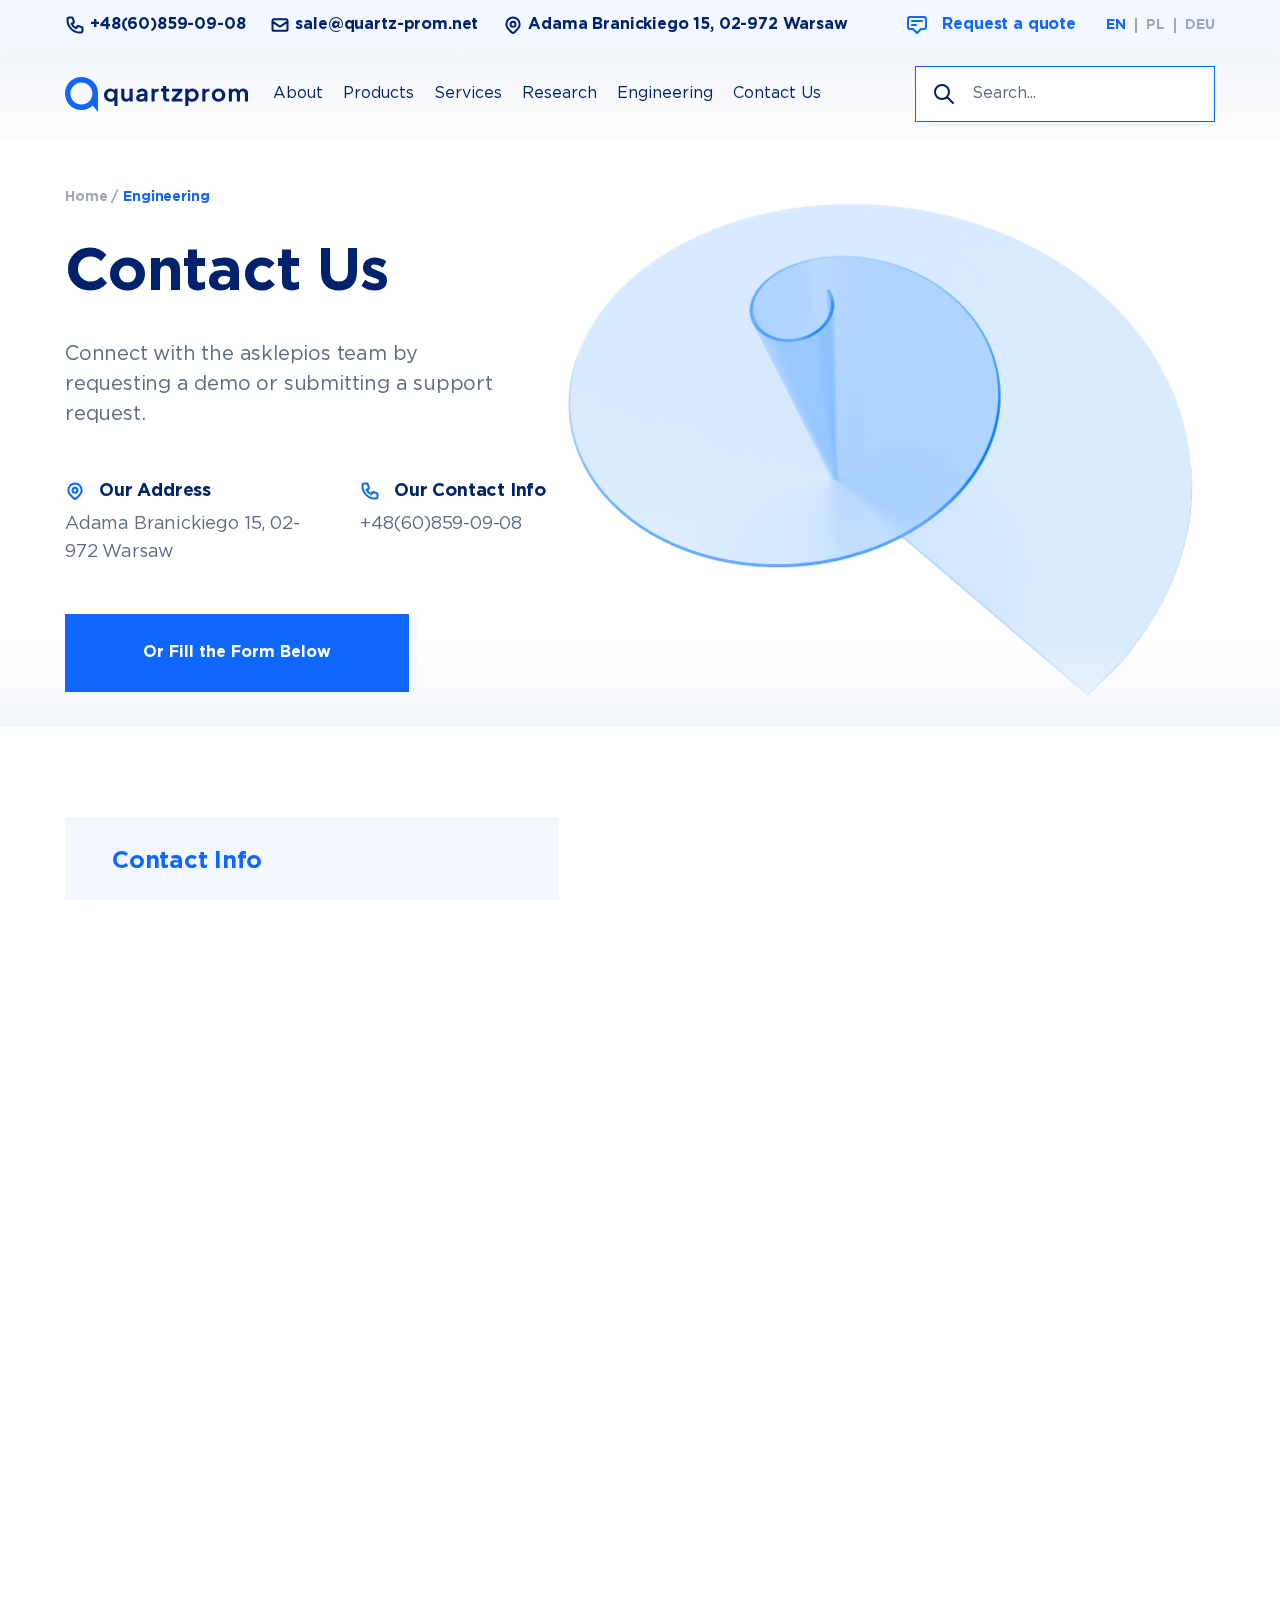
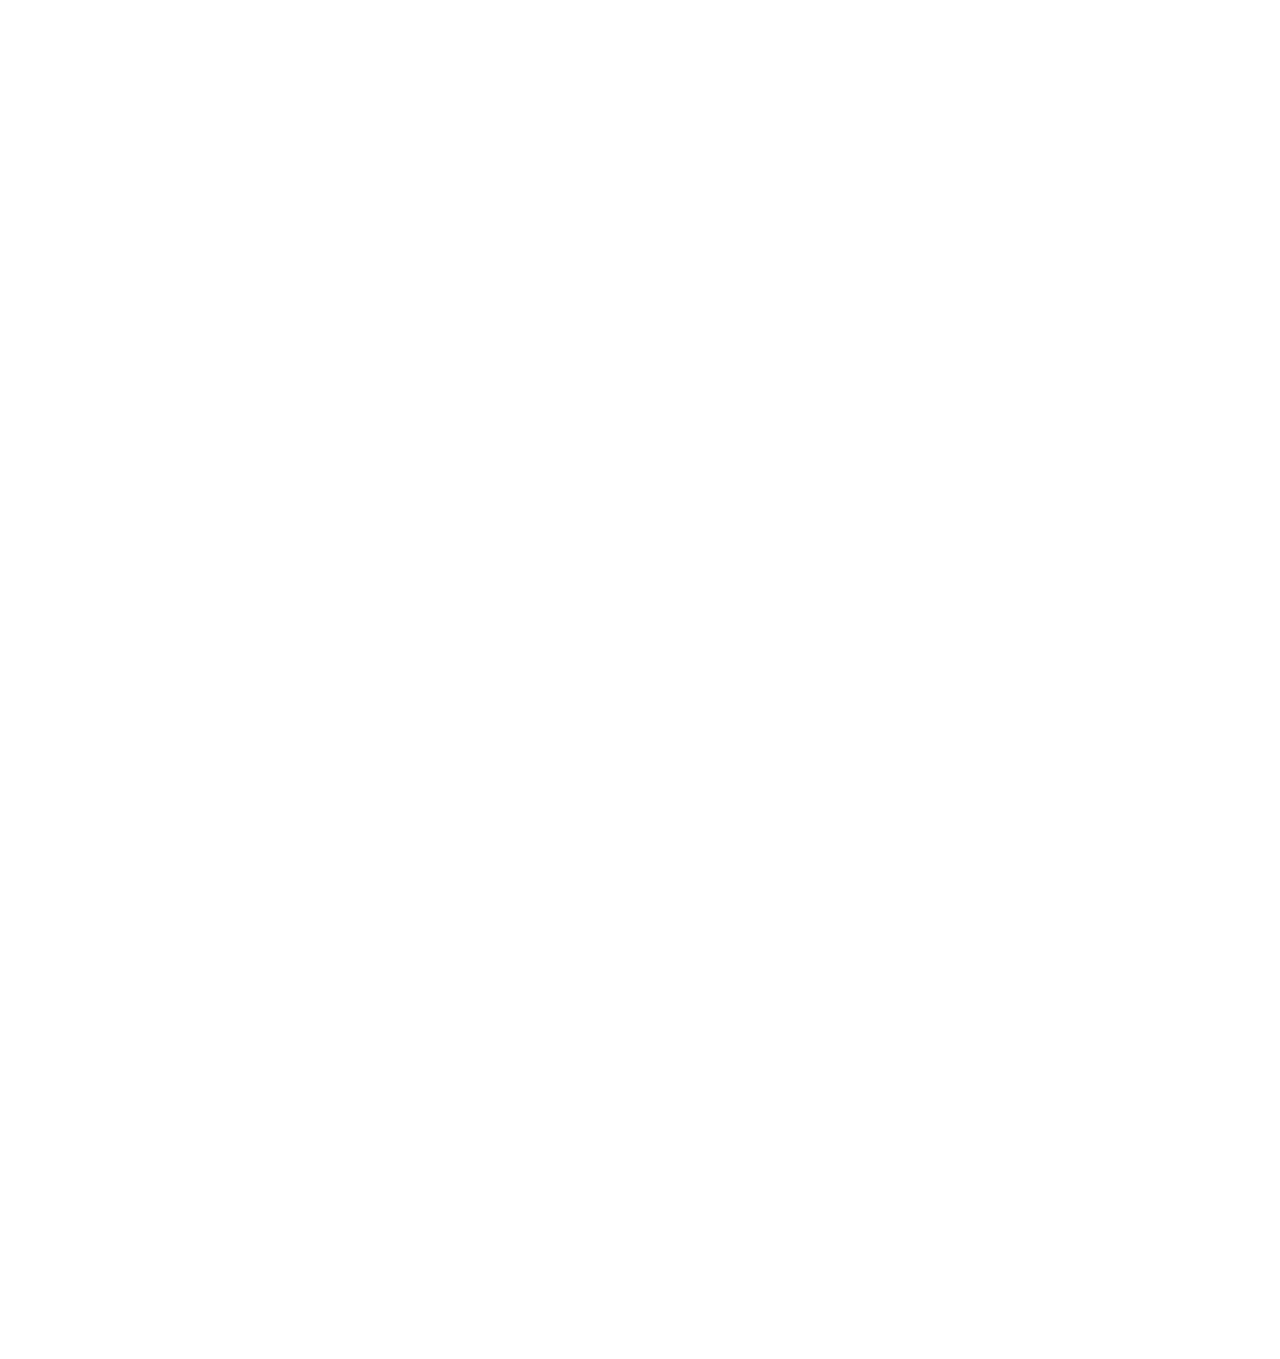
<file: contact.html>
<!DOCTYPE html>
<html lang="ru">

	<head>

		<meta charset="utf-8">

		<title>Technological edge through quartz glass</title>
		<meta name="description" content="">

		<meta http-equiv="X-UA-Compatible" content="IE=edge">
		<meta name="viewport" content="width=device-width, initial-scale=1, maximum-scale=1">

		<meta property="og:image" content="path/to/image.jpg">
		<link rel="shortcut icon" href="img/favicon/favicon.ico" type="image/x-icon">
		<link rel="apple-touch-icon" href="img/favicon/apple-touch-icon.png">
		<link rel="apple-touch-icon" sizes="72x72" href="img/favicon/apple-touch-icon-72x72.png">
		<link rel="apple-touch-icon" sizes="114x114" href="img/favicon/apple-touch-icon-114x114.png">

		<!-- Chrome, Firefox OS and Opera -->
		<meta name="theme-color" content="#000">
		<!-- Windows Phone -->
		<meta name="msapplication-navbutton-color" content="#000">
		<!-- iOS Safari -->
		<meta name="apple-mobile-web-app-status-bar-style" content="#000">

		<link rel="stylesheet" href="css/main.min.css">

		<style>
			:root {
				--mainHeader: url(img/main-bg.png);
				--mainActivity: url(img/activity/bg.png);
				--menu-BG: url(img/menu-BG.png);
				--form_bg: url(img/fomr-BG.png);
				--mainHeaderAbout: url(img/about/bg-head.png);
				--mainHeaderServices: url(img/services/bg.png);
				--mainHeaderResearch: url(img/research/bg.png);
				--mainHeaderEngineering: url(img/engineering/bg.png);
				--mainHeaderEngineeringLab: url(img/engineering/lab.png);
				--mainHeaderContactUs: url(img/contactUs/bg.png);
			}
			@media (max-width : 992px){
				:root {
					--mainActivity: url(img/activity/bg_mob.png);
					--form_bg: url(img/fomr-BG_mob.png);
				}
			}
			@media (max-width : 768px){
				:root {
					--mainHeader: url(img/main-bg_mob.png);
				}
			}
			@media (max-width : 480px){
				:root {
					--form_bg: url(img/fomr-BG_mob2.png);
					--mainHeaderAbout: url(img/about/bg-head_mob.png);
				}
			}
		</style>

	</head>

	<body class="page page--contact">

		<div class="main--wrapper">
			<header class="header">
				<div class="header--top">
					<div class="container">
						<div class="row">
							<div class="header--top__wrapper">
								<div class="header--top__contacts">
									<a href="tel:+48(60)859-09-08" class="phone">
										<svg width="20" height="20" viewBox="0 0 20 20" fill="none" xmlns="http://www.w3.org/2000/svg">
											<path d="M2.5 4.16667C2.5 3.24619 3.24619 2.5 4.16667 2.5H6.89937C7.25806 2.5 7.57651 2.72953 7.68994 3.06981L8.93811 6.81434C9.06926 7.20777 8.89115 7.63776 8.52022 7.82322L6.63917 8.76375C7.55771 10.801 9.19898 12.4423 11.2363 13.3608L12.1768 11.4798C12.3622 11.1088 12.7922 10.9307 13.1857 11.0619L16.9302 12.3101C17.2705 12.4235 17.5 12.7419 17.5 13.1006V15.8333C17.5 16.7538 16.7538 17.5 15.8333 17.5H15C8.09644 17.5 2.5 11.9036 2.5 5V4.16667Z" stroke="#00226C" stroke-width="2" stroke-linecap="round" stroke-linejoin="round"/>
										</svg>
										<span>+48(60)859-09-08</span>
									</a>
									<a href="mailto:sale@quartz-prom.net" class="mail">
										<svg width="20" height="20" viewBox="0 0 20 20" fill="none" xmlns="http://www.w3.org/2000/svg">
											<path d="M2.5 6.66675L9.0755 11.0504C9.63533 11.4236 10.3647 11.4236 10.9245 11.0504L17.5 6.66675M4.16667 15.8334H15.8333C16.7538 15.8334 17.5 15.0872 17.5 14.1667V5.83341C17.5 4.91294 16.7538 4.16675 15.8333 4.16675H4.16667C3.24619 4.16675 2.5 4.91294 2.5 5.83341V14.1667C2.5 15.0872 3.24619 15.8334 4.16667 15.8334Z" stroke="#00226C" stroke-width="2" stroke-linecap="round" stroke-linejoin="round"/>
										</svg>
										<span>sale@quartz-prom.net</span>
									</a>
									<a target="_blank" href="https://www.google.com/maps/place/POL-AQUA+SA,+Adama+Branickiego+15,+02-972+Warszawa,+%D0%9F%D0%BE%D0%BB%D1%8C%D1%88%D0%B0/data=!4m2!3m1!1s0x47192d68e232de05:0x8832059d2bc59b72?sa=X&ved=2ahUKEwikmKC6rvqCAxXrVfEDHcFUD90Q8gF6BAgSEAA" class="mail">
										<svg width="20" height="20" viewBox="0 0 20 20" fill="none" xmlns="http://www.w3.org/2000/svg">
											<path d="M14.714 13.8807C13.9864 14.6083 12.5188 16.0758 11.4134 17.1813C10.6323 17.9624 9.36751 17.9623 8.58646 17.1813C7.50084 16.0957 6.06038 14.6552 5.28587 13.8807C2.68238 11.2772 2.68238 7.05612 5.28587 4.45262C7.88937 1.84913 12.1105 1.84913 14.714 4.45262C17.3175 7.05612 17.3175 11.2772 14.714 13.8807Z" stroke="#00226C" stroke-width="2" stroke-linecap="round" stroke-linejoin="round"/>
											<path d="M12.4999 9.16667C12.4999 10.5474 11.3806 11.6667 9.99992 11.6667C8.61921 11.6667 7.49992 10.5474 7.49992 9.16667C7.49992 7.78596 8.61921 6.66667 9.99992 6.66667C11.3806 6.66667 12.4999 7.78596 12.4999 9.16667Z" stroke="#00226C" stroke-width="2" stroke-linecap="round" stroke-linejoin="round"/>
										</svg>
										<span>Adama Branickiego 15, 02-972 Warsaw</span>
									</a>
								</div>
								<div class="header--top__right">
									<button class="requestAquote open--requestAquote">
										<svg width="24" height="24" viewBox="0 0 24 24" fill="none" xmlns="http://www.w3.org/2000/svg">
											<path d="M7 8H17M7 12H11M12 20L8 16H5C3.89543 16 3 15.1046 3 14V6C3 4.89543 3.89543 4 5 4H19C20.1046 4 21 4.89543 21 6V14C21 15.1046 20.1046 16 19 16H16L12 20Z" stroke="#0F67FE" stroke-width="2" stroke-linecap="round" stroke-linejoin="round"/>
										</svg>
										<span>Request a quote</span>
									</button>
									<ul class="header--top__language">
										<li class="current-lang"><a href="#">EN</a></li>
										<li class="lang-item"><a href="#">PL</a></li>
										<li class="lang-item"><a href="#">DEU</a></li>
									</ul>
								</div>
							</div>
						</div>
					</div>
				</div>
				<div class="header--bottom">
					<div class="container">
						<div class="row">
							<div class="header--bottom__wrapper">
								<a href="index.html" class="header--bottom__logo">
									<img src="img/logo.svg" alt="quartzprom - Technological edge through quartz glass">
								</a>
								<ul class="menu">
									<li><a href="#">About</a></li>
									<li><a href="#">Products </a></li>
									<li><a href="#">Services</a></li>
									<li><a href="#">Research</a></li>
									<li><a href="#">Engineering</a></li>
									<li><a href="#">Contact Us</a></li>
								</ul>
								<form action="#" class="search">
									<svg width="24" height="24" viewBox="0 0 24 24" fill="none" xmlns="http://www.w3.org/2000/svg">
										<path d="M21 21L15 15M17 10C17 13.866 13.866 17 10 17C6.13401 17 3 13.866 3 10C3 6.13401 6.13401 3 10 3C13.866 3 17 6.13401 17 10Z" stroke="#00226C" stroke-width="2" stroke-linecap="round" stroke-linejoin="round"/>
									</svg>
									<input type="text" placeholder="Search...">
								</form>
								<button class="menu--burger">
									<strong>Menu</strong>
									<div class="menu--burger__wrapper">
										<span></span><span></span><span></span>
									</div>
								</button>
							</div>
						</div>
					</div>
				</div>
			</header>

			<div class="menu--mobile" style="background-image: var(--menu-BG);">
				<div class="menu--mobile__wrapper">
					<div class="menu--mobile__top">
						<ul class="header--top__language">
							<li class="current-lang"><a href="#">EN</a></li>
							<li class="lang-item"><a href="#">PL</a></li>
							<li class="lang-item"><a href="#">DEU</a></li>
						</ul>
						<button class="search--button">
							<svg width="24" height="24" viewBox="0 0 24 24" fill="none" xmlns="http://www.w3.org/2000/svg">
								<path d="M21 21L15 15M17 10C17 13.866 13.866 17 10 17C6.13401 17 3 13.866 3 10C3 6.13401 6.13401 3 10 3C13.866 3 17 6.13401 17 10Z" stroke="#00226C" stroke-width="2" stroke-linecap="round" stroke-linejoin="round"/>
							</svg>
						</button>
						<form action="#" class="search">
							<svg width="24" height="24" viewBox="0 0 24 24" fill="none" xmlns="http://www.w3.org/2000/svg">
								<path d="M21 21L15 15M17 10C17 13.866 13.866 17 10 17C6.13401 17 3 13.866 3 10C3 6.13401 6.13401 3 10 3C13.866 3 17 6.13401 17 10Z" stroke="#00226C" stroke-width="2" stroke-linecap="round" stroke-linejoin="round"/>
							</svg>
							<input type="text" placeholder="Search...">
						</form>
						<button class="menu--burger">
							<strong>Menu</strong>
							<div class="menu--burger__wrapper">
								<span></span><span></span><span></span>
							</div>
						</button>
					</div>
					<div class="menu--mobile__bottom">
						<div class="menu--mobile__bottom--left">
							<ul class="menu menu--mobile__inner">
								<li><a href="#1">About</a></li>
								<li>
									<a href="#">Products </a>
									<ul class="sub-menu">
										<li><a href="#32">Optical windows</a></li>
										<li><a href="#123">Prisms</a></li>
										<li><a href="#123">Optical filters & coatings</a></li>
										<li><a href="#123">Optical mirrors</a></li>
										<li><a href="#123">IR & Laser optical components</a></li>
										<li><a href="#123">UV optics</a></li>
										<li><a href="#123">Optical windows</a></li>
										<li><a href="#12">Prisms</a></li>
										<li><a href="#2">Optical filters & coatings</a></li>
										<li><a href="#123">Optical mirrors</a></li>
									</ul>
								</li>
								<li><a href="#2">Services</a></li>
								<li><a href="#3">Research</a></li>
								<li><a href="#4">Engineering</a></li>
								<li><a href="#5">Contact Us</a></li>
							</ul>
							<div class="social">
								<a href="#">
									<svg width="32" height="32" viewBox="0 0 32 32" fill="none" xmlns="http://www.w3.org/2000/svg">
										<path d="M29.3332 16.0807C29.3332 8.67184 23.3643 2.6665 15.9998 2.6665C8.63539 2.6665 2.6665 8.67184 2.6665 16.0807C2.6665 22.7776 7.54117 28.327 13.9163 29.3332V19.959H10.5314V16.0798H13.9163V13.1252C13.9163 9.76339 15.9065 7.90562 18.9527 7.90562C20.4105 7.90562 21.9376 8.16784 21.9376 8.16784V11.4692H20.2549C18.599 11.4692 18.0834 12.5038 18.0834 13.5652V16.0807H21.7812L21.1901 19.9581H18.0834V29.3332C24.4585 28.327 29.3332 22.7776 29.3332 16.0807Z" fill="#9EA7B8"/>
									</svg>
								</a>
								<a href="#">
									<svg width="32" height="32" viewBox="0 0 32 32" fill="none" xmlns="http://www.w3.org/2000/svg">
										<path fill-rule="evenodd" clip-rule="evenodd" d="M26.3892 7.21961C27.536 7.52769 28.4431 8.43485 28.7512 9.58161C29.3161 11.6698 29.3332 16.0001 29.3332 16.0001C29.3332 16.0001 29.3332 20.3476 28.7683 22.4186C28.4603 23.5654 27.5531 24.4725 26.4063 24.7806C24.3353 25.3454 15.9998 25.3454 15.9998 25.3454C15.9998 25.3454 7.66436 25.3454 5.59333 24.7806C4.44656 24.4725 3.53942 23.5654 3.23133 22.4186C2.6665 20.3304 2.6665 16.0001 2.6665 16.0001C2.6665 16.0001 2.6665 11.6698 3.21421 9.59873C3.5223 8.45196 4.42945 7.54482 5.57622 7.23673C7.64725 6.6719 15.9827 6.65479 15.9827 6.65479C15.9827 6.65479 24.3182 6.65479 26.3892 7.21961ZM20.2446 16.0001L13.3297 20.0052V11.995L20.2446 16.0001Z" fill="#9EA7B8"/>
									</svg>
								</a>
								<a href="#">
									<svg width="32" height="32" viewBox="0 0 32 32" fill="none" xmlns="http://www.w3.org/2000/svg">
										<path fill-rule="evenodd" clip-rule="evenodd" d="M16 4C12.7408 4 12.3328 4.0136 11.0528 4.072C9.7752 4.1304 8.9024 4.3336 8.1392 4.6304C7.3392 4.9312 6.6136 5.4032 6.0136 6.0144C5.40338 6.61371 4.93109 7.3388 4.6296 8.1392C4.3344 8.9024 4.1304 9.776 4.072 11.0536C4.0144 12.3328 4 12.74 4 16C4 19.26 4.0136 19.6672 4.072 20.9472C4.1304 22.2248 4.3336 23.0976 4.6304 23.8608C4.9312 24.6608 5.4032 25.3864 6.0144 25.9864C6.61372 26.5966 7.33881 27.0689 8.1392 27.3704C8.9024 27.6664 9.7752 27.8696 11.0528 27.928C12.3328 27.9864 12.7408 28 16 28C19.2592 28 19.6672 27.9864 20.9472 27.928C22.2248 27.8696 23.0976 27.6664 23.8608 27.3696C24.6608 27.0688 25.3864 26.5968 25.9864 25.9856C26.5966 25.3863 27.0689 24.6612 27.3704 23.8608C27.6664 23.0976 27.8696 22.2248 27.928 20.9472C27.9864 19.6672 28 19.2592 28 16C28 12.7408 27.9864 12.3328 27.928 11.0528C27.8696 9.7752 27.6664 8.9024 27.3696 8.1392C27.0683 7.33845 26.596 6.61306 25.9856 6.0136C25.3863 5.40338 24.6612 4.93109 23.8608 4.6296C23.0976 4.3344 22.224 4.1304 20.9464 4.072C19.6672 4.0144 19.26 4 16 4ZM16 6.1624C19.204 6.1624 19.584 6.1744 20.8496 6.232C22.0192 6.2856 22.6544 6.48 23.0776 6.6456C23.6376 6.8624 24.0376 7.1232 24.4576 7.5424C24.8776 7.9624 25.1376 8.3624 25.3544 8.9224C25.5192 9.3456 25.7144 9.9808 25.768 11.1504C25.8256 12.416 25.8376 12.796 25.8376 16C25.8376 19.204 25.8256 19.584 25.768 20.8496C25.7144 22.0192 25.52 22.6544 25.3544 23.0776C25.1623 23.5988 24.8559 24.0704 24.4576 24.4576C24.0705 24.856 23.5989 25.1624 23.0776 25.3544C22.6544 25.5192 22.0192 25.7144 20.8496 25.768C19.584 25.8256 19.2048 25.8376 16 25.8376C12.7952 25.8376 12.416 25.8256 11.1504 25.768C9.9808 25.7144 9.3456 25.52 8.9224 25.3544C8.40116 25.1623 7.92961 24.8559 7.5424 24.4576C7.14414 24.0704 6.8377 23.5988 6.6456 23.0776C6.4808 22.6544 6.2856 22.0192 6.232 20.8496C6.1744 19.584 6.1624 19.204 6.1624 16C6.1624 12.796 6.1744 12.416 6.232 11.1504C6.2856 9.9808 6.48 9.3456 6.6456 8.9224C6.8624 8.3624 7.1232 7.9624 7.5424 7.5424C7.92955 7.14404 8.40113 6.83758 8.9224 6.6456C9.3456 6.4808 9.9808 6.2856 11.1504 6.232C12.416 6.1744 12.796 6.1624 16 6.1624Z" fill="#9EA7B8"/>
										<path fill-rule="evenodd" clip-rule="evenodd" d="M16 20.0042C15.4742 20.0042 14.9536 19.9006 14.4678 19.6994C13.982 19.4982 13.5406 19.2033 13.1688 18.8315C12.797 18.4597 12.502 18.0183 12.3008 17.5325C12.0996 17.0467 11.996 16.526 11.996 16.0002C11.996 15.4744 12.0996 14.9537 12.3008 14.4679C12.502 13.9822 12.797 13.5408 13.1688 13.169C13.5406 12.7971 13.982 12.5022 14.4678 12.301C14.9536 12.0998 15.4742 11.9962 16 11.9962C17.062 11.9962 18.0804 12.4181 18.8313 13.169C19.5822 13.9198 20.004 14.9383 20.004 16.0002C20.004 17.0621 19.5822 18.0806 18.8313 18.8315C18.0804 19.5824 17.062 20.0042 16 20.0042ZM16 9.83221C14.3642 9.83221 12.7953 10.482 11.6386 11.6388C10.4819 12.7955 9.83203 14.3644 9.83203 16.0002C9.83203 17.6361 10.4819 19.2049 11.6386 20.3616C12.7953 21.5184 14.3642 22.1682 16 22.1682C17.6359 22.1682 19.2047 21.5184 20.3615 20.3616C21.5182 19.2049 22.168 17.6361 22.168 16.0002C22.168 14.3644 21.5182 12.7955 20.3615 11.6388C19.2047 10.482 17.6359 9.83221 16 9.83221ZM23.9624 9.72021C23.9624 10.1069 23.8088 10.4777 23.5354 10.7512C23.262 11.0246 22.8911 11.1782 22.5044 11.1782C22.1177 11.1782 21.7469 11.0246 21.4735 10.7512C21.2 10.4777 21.0464 10.1069 21.0464 9.72021C21.0464 9.33352 21.2 8.96267 21.4735 8.68925C21.7469 8.41582 22.1177 8.26221 22.5044 8.26221C22.8911 8.26221 23.262 8.41582 23.5354 8.68925C23.8088 8.96267 23.9624 9.33352 23.9624 9.72021Z" fill="#9EA7B8"/>
									</svg>
								</a>
								<a href="#">
									<svg width="32" height="32" viewBox="0 0 32 32" fill="none" xmlns="http://www.w3.org/2000/svg">
										<path d="M28 5.76471V26.2353C28 26.7033 27.8141 27.1522 27.4831 27.4831C27.1522 27.8141 26.7033 28 26.2353 28H5.76471C5.29668 28 4.84782 27.8141 4.51687 27.4831C4.18592 27.1522 4 26.7033 4 26.2353V5.76471C4 5.29668 4.18592 4.84782 4.51687 4.51687C4.84782 4.18592 5.29668 4 5.76471 4H26.2353C26.7033 4 27.1522 4.18592 27.4831 4.51687C27.8141 4.84782 28 5.29668 28 5.76471ZM11.0588 13.1765H7.52941V24.4706H11.0588V13.1765ZM11.3765 9.29412C11.3783 9.02715 11.3276 8.76242 11.2271 8.51506C11.1267 8.2677 10.9785 8.04255 10.791 7.85246C10.6036 7.66237 10.3805 7.51107 10.1346 7.4072C9.88861 7.30332 9.62462 7.24891 9.35765 7.24706H9.29412C8.7512 7.24706 8.23053 7.46273 7.84663 7.84663C7.46273 8.23053 7.24706 8.7512 7.24706 9.29412C7.24706 9.83703 7.46273 10.3577 7.84663 10.7416C8.23053 11.1255 8.7512 11.3412 9.29412 11.3412C9.56111 11.3477 9.82678 11.3016 10.0759 11.2055C10.3251 11.1094 10.5529 10.9651 10.7463 10.7809C10.9396 10.5967 11.0948 10.3762 11.203 10.132C11.3111 9.88775 11.3701 9.62464 11.3765 9.35765V9.29412ZM24.4706 17.6094C24.4706 14.2141 22.3106 12.8941 20.1647 12.8941C19.4621 12.8589 18.7626 13.0086 18.1358 13.3281C17.5091 13.6477 16.9771 14.126 16.5929 14.7153H16.4941V13.1765H13.1765V24.4706H16.7059V18.4635C16.6549 17.8483 16.8487 17.2378 17.2452 16.7646C17.6417 16.2915 18.2089 15.9939 18.8235 15.9365H18.9576C20.08 15.9365 20.9129 16.6424 20.9129 18.4212V24.4706H24.4424L24.4706 17.6094Z" fill="#9EA7B8"/>
									</svg>
								</a>
							</div>
						</div>
						<div class="menu--mobile__bottom--right">
							<button class="requestAquote open--requestAquote">
								<svg width="24" height="24" viewBox="0 0 24 24" fill="none" xmlns="http://www.w3.org/2000/svg">
									<path d="M7 8H17M7 12H11M12 20L8 16H5C3.89543 16 3 15.1046 3 14V6C3 4.89543 3.89543 4 5 4H19C20.1046 4 21 4.89543 21 6V14C21 15.1046 20.1046 16 19 16H16L12 20Z" stroke="#0F67FE" stroke-width="2" stroke-linecap="round" stroke-linejoin="round"/>
								</svg>
								<span>Request a quote</span>
							</button>
							<div class="header--top__contacts">
								<a href="tel:+48(60)859-09-08" class="phone">
									<svg width="20" height="20" viewBox="0 0 20 20" fill="none" xmlns="http://www.w3.org/2000/svg">
										<path d="M2.5 4.16667C2.5 3.24619 3.24619 2.5 4.16667 2.5H6.89937C7.25806 2.5 7.57651 2.72953 7.68994 3.06981L8.93811 6.81434C9.06926 7.20777 8.89115 7.63776 8.52022 7.82322L6.63917 8.76375C7.55771 10.801 9.19898 12.4423 11.2363 13.3608L12.1768 11.4798C12.3622 11.1088 12.7922 10.9307 13.1857 11.0619L16.9302 12.3101C17.2705 12.4235 17.5 12.7419 17.5 13.1006V15.8333C17.5 16.7538 16.7538 17.5 15.8333 17.5H15C8.09644 17.5 2.5 11.9036 2.5 5V4.16667Z" stroke="#00226C" stroke-width="2" stroke-linecap="round" stroke-linejoin="round"/>
									</svg>
									<span>+48(60)859-09-08</span>
								</a>
								<a href="mailto:sale@quartz-prom.net" class="mail">
									<svg width="20" height="20" viewBox="0 0 20 20" fill="none" xmlns="http://www.w3.org/2000/svg">
										<path d="M2.5 6.66675L9.0755 11.0504C9.63533 11.4236 10.3647 11.4236 10.9245 11.0504L17.5 6.66675M4.16667 15.8334H15.8333C16.7538 15.8334 17.5 15.0872 17.5 14.1667V5.83341C17.5 4.91294 16.7538 4.16675 15.8333 4.16675H4.16667C3.24619 4.16675 2.5 4.91294 2.5 5.83341V14.1667C2.5 15.0872 3.24619 15.8334 4.16667 15.8334Z" stroke="#00226C" stroke-width="2" stroke-linecap="round" stroke-linejoin="round"/>
									</svg>
									<span>sale@quartz-prom.net</span>
								</a>
								<a target="_blank" href="https://www.google.com/maps/place/POL-AQUA+SA,+Adama+Branickiego+15,+02-972+Warszawa,+%D0%9F%D0%BE%D0%BB%D1%8C%D1%88%D0%B0/data=!4m2!3m1!1s0x47192d68e232de05:0x8832059d2bc59b72?sa=X&ved=2ahUKEwikmKC6rvqCAxXrVfEDHcFUD90Q8gF6BAgSEAA" class="mail">
									<svg width="20" height="20" viewBox="0 0 20 20" fill="none" xmlns="http://www.w3.org/2000/svg">
										<path d="M14.714 13.8807C13.9864 14.6083 12.5188 16.0758 11.4134 17.1813C10.6323 17.9624 9.36751 17.9623 8.58646 17.1813C7.50084 16.0957 6.06038 14.6552 5.28587 13.8807C2.68238 11.2772 2.68238 7.05612 5.28587 4.45262C7.88937 1.84913 12.1105 1.84913 14.714 4.45262C17.3175 7.05612 17.3175 11.2772 14.714 13.8807Z" stroke="#00226C" stroke-width="2" stroke-linecap="round" stroke-linejoin="round"/>
										<path d="M12.4999 9.16667C12.4999 10.5474 11.3806 11.6667 9.99992 11.6667C8.61921 11.6667 7.49992 10.5474 7.49992 9.16667C7.49992 7.78596 8.61921 6.66667 9.99992 6.66667C11.3806 6.66667 12.4999 7.78596 12.4999 9.16667Z" stroke="#00226C" stroke-width="2" stroke-linecap="round" stroke-linejoin="round"/>
									</svg>
									<span>Adama Branickiego 15, 02-972 Warsaw</span>
								</a>
							</div>
						</div>
					</div>
				</div>
			</div>

			<main class="main contactUs">
				<section class="main--header contactUs--header" style="background-image: var(--mainHeaderContactUs);">
					<div class="container">
						<div class="row">
							<div class="contactUs--header__wrapper">
								<ul class="breadcrumbs">
									<li><a href="index.html">Home /</a></li>
									<li><span>Engineering</span></li>
								</ul>
								<h1 class="h1">Contact Us</h1>
								<div class="text--xl">
									Connect with the asklepios team by<br> requesting a demo or submitting a support<br> request.
								</div>
								<div class="contactUs--header__list">
									<div class="contactUs--header__item">
										<div class="contactUs--header__item--title">
											<svg width="20" height="20" viewBox="0 0 20 20" fill="none" xmlns="http://www.w3.org/2000/svg">
												<path d="M14.714 13.8807C13.9864 14.6083 12.5188 16.0758 11.4134 17.1813C10.6323 17.9624 9.36751 17.9623 8.58646 17.1813C7.50084 16.0957 6.06038 14.6552 5.28587 13.8807C2.68238 11.2772 2.68238 7.05612 5.28587 4.45262C7.88937 1.84913 12.1105 1.84913 14.714 4.45262C17.3175 7.05612 17.3175 11.2772 14.714 13.8807Z" stroke="#00226C" stroke-width="2" stroke-linecap="round" stroke-linejoin="round"></path>
												<path d="M12.4999 9.16667C12.4999 10.5474 11.3806 11.6667 9.99992 11.6667C8.61921 11.6667 7.49992 10.5474 7.49992 9.16667C7.49992 7.78596 8.61921 6.66667 9.99992 6.66667C11.3806 6.66667 12.4999 7.78596 12.4999 9.16667Z" stroke="#00226C" stroke-width="2" stroke-linecap="round" stroke-linejoin="round"></path>
											</svg>
											<div class="text--lg">Our Address</div>
										</div>
										<div class="text--lg">
											Adama Branickiego 15, 02-972 Warsaw
										</div>
									</div>
									<div class="contactUs--header__item">
										<div class="contactUs--header__item--title">
											<svg width="20" height="20" viewBox="0 0 20 20" fill="none" xmlns="http://www.w3.org/2000/svg">
												<path d="M2.5 4.16667C2.5 3.24619 3.24619 2.5 4.16667 2.5H6.89937C7.25806 2.5 7.57651 2.72953 7.68994 3.06981L8.93811 6.81434C9.06926 7.20777 8.89115 7.63776 8.52022 7.82322L6.63917 8.76375C7.55771 10.801 9.19898 12.4423 11.2363 13.3608L12.1768 11.4798C12.3622 11.1088 12.7922 10.9307 13.1857 11.0619L16.9302 12.3101C17.2705 12.4235 17.5 12.7419 17.5 13.1006V15.8333C17.5 16.7538 16.7538 17.5 15.8333 17.5H15C8.09644 17.5 2.5 11.9036 2.5 5V4.16667Z" stroke="#00226C" stroke-width="2" stroke-linecap="round" stroke-linejoin="round"></path>
											</svg>
											<div class="text--lg">Our Contact Info</div>
										</div>
										<a href="tel:+48(60)859-09-08" class="text--lg"> +48(60)859-09-08</a>
									</div>
								</div>
								<a href="#" class="button">Or Fill the Form Below</a>
							</div>
						</div>
					</div>
				</section>
				<section class="contactUs--contacts section">
					<div class="container">
						<div class="row">
							<div class="contactUs--contacts__wrapper">
								<div class="contactUs--contacts__info">
									<div class="h3 color--accent">Contact Info</div>
									<div class="text--lg">
										Connect with the Quartzprom team by requesting a demo or submitting a support request.
									</div>
									<div class="contactUs--contacts__info--list">
										<a href="tel:+48(60)859-09-08" class="phone">
											<svg width="20" height="20" viewBox="0 0 20 20" fill="none" xmlns="http://www.w3.org/2000/svg">
												<path d="M2.5 4.16667C2.5 3.24619 3.24619 2.5 4.16667 2.5H6.89937C7.25806 2.5 7.57651 2.72953 7.68994 3.06981L8.93811 6.81434C9.06926 7.20777 8.89115 7.63776 8.52022 7.82322L6.63917 8.76375C7.55771 10.801 9.19898 12.4423 11.2363 13.3608L12.1768 11.4798C12.3622 11.1088 12.7922 10.9307 13.1857 11.0619L16.9302 12.3101C17.2705 12.4235 17.5 12.7419 17.5 13.1006V15.8333C17.5 16.7538 16.7538 17.5 15.8333 17.5H15C8.09644 17.5 2.5 11.9036 2.5 5V4.16667Z" stroke="#00226C" stroke-width="2" stroke-linecap="round" stroke-linejoin="round"></path>
											</svg>
											<span>+48(60)859-09-08</span>
										</a>
										<a href="mailto:sale@quartz-prom.net" class="mail">
											<svg width="20" height="20" viewBox="0 0 20 20" fill="none" xmlns="http://www.w3.org/2000/svg">
												<path d="M2.5 6.66675L9.0755 11.0504C9.63533 11.4236 10.3647 11.4236 10.9245 11.0504L17.5 6.66675M4.16667 15.8334H15.8333C16.7538 15.8334 17.5 15.0872 17.5 14.1667V5.83341C17.5 4.91294 16.7538 4.16675 15.8333 4.16675H4.16667C3.24619 4.16675 2.5 4.91294 2.5 5.83341V14.1667C2.5 15.0872 3.24619 15.8334 4.16667 15.8334Z" stroke="#00226C" stroke-width="2" stroke-linecap="round" stroke-linejoin="round"></path>
											</svg>
											<span>sale@quartz-prom.net</span>
										</a>
										<a target="_blank" href="https://www.google.com/maps/place/POL-AQUA+SA,+Adama+Branickiego+15,+02-972+Warszawa,+%D0%9F%D0%BE%D0%BB%D1%8C%D1%88%D0%B0/data=!4m2!3m1!1s0x47192d68e232de05:0x8832059d2bc59b72?sa=X&amp;ved=2ahUKEwikmKC6rvqCAxXrVfEDHcFUD90Q8gF6BAgSEAA" class="mail">
											<svg width="20" height="20" viewBox="0 0 20 20" fill="none" xmlns="http://www.w3.org/2000/svg">
												<path d="M14.714 13.8807C13.9864 14.6083 12.5188 16.0758 11.4134 17.1813C10.6323 17.9624 9.36751 17.9623 8.58646 17.1813C7.50084 16.0957 6.06038 14.6552 5.28587 13.8807C2.68238 11.2772 2.68238 7.05612 5.28587 4.45262C7.88937 1.84913 12.1105 1.84913 14.714 4.45262C17.3175 7.05612 17.3175 11.2772 14.714 13.8807Z" stroke="#00226C" stroke-width="2" stroke-linecap="round" stroke-linejoin="round"></path>
												<path d="M12.4999 9.16667C12.4999 10.5474 11.3806 11.6667 9.99992 11.6667C8.61921 11.6667 7.49992 10.5474 7.49992 9.16667C7.49992 7.78596 8.61921 6.66667 9.99992 6.66667C11.3806 6.66667 12.4999 7.78596 12.4999 9.16667Z" stroke="#00226C" stroke-width="2" stroke-linecap="round" stroke-linejoin="round"></path>
											</svg>
											<span>Adama Branickiego 15, 02-972 Warsaw</span>
										</a>
									</div>
									<div class="h3">Quartzprom Poland Pte.Ltd.</div>
									<div class="text--lg">
										All enquiries are accepted in English, Polish and German.
									</div>
								</div>
								<div class="contactUs--contacts__map">
									<iframe src="https://www.google.com/maps/embed?pb=!1m18!1m12!1m3!1d2447.841348107029!2d21.0745361!3d52.1553949!2m3!1f0!2f0!3f0!3m2!1i1024!2i768!4f13.1!3m3!1m2!1s0x47192d68e232de05%3A0x8832059d2bc59b72!2zUE9MLUFRVUEgU0EsIEFkYW1hIEJyYW5pY2tpZWdvIDE1LCAwMi05NzIgV2Fyc3phd2EsINCf0L7Qu9GM0YjQsA!5e0!3m2!1sru!2sru!4v1702376756099!5m2!1sru!2sru" width="600" height="450" style="border:0;" allowfullscreen="" loading="lazy" referrerpolicy="no-referrer-when-downgrade"></iframe>
								</div>
							</div>
						</div>
					</div>
				</section>
				<div class="main--form section" style="background-image: var(--form_bg);">
					<div class="container">
						<div class="row">
							<div class="h1">Get In Touch.</div>
							<form action="#">
								<div class="main--form__block">
									<label>Full Name<span class="color--accent">*</span></label>
									<span class="wpcf7-form-control-wrap" data-name="fio">
										<input size="40" class="wpcf7-form-control wpcf7-text wpcf7-validates-as-required" id="fio" aria-required="true" aria-invalid="false" placeholder="Enter your name..." value="" type="text" name="fio">
									</span>
								</div>
								<div class="main--form__block">
									<label>Job Position</label>
									<span class="wpcf7-form-control-wrap" data-name="job">
										<input size="40" class="wpcf7-form-control wpcf7-text" id="job" aria-invalid="false" placeholder="Enter your job position..." value="" type="text" name="job">
									</span>
								</div>
								<div class="main--form__block">
									<label>Email Address<span class="color--accent">*</span></label>
									<span class="wpcf7-form-control-wrap" data-name="email">
										<input size="40" class="wpcf7-form-control wpcf7-email wpcf7-text wpcf7-validates-as-email" id="email" aria-invalid="false" placeholder="Enter your email address..." value="" type="email" name="email">
									</span>
								</div>
								<div class="main--form__block">
									<label>Phone Number <span class="color--accent">*</span></label>
									<span class="wpcf7-form-control-wrap" data-name="tel">
										<input size="40" class="wpcf7-form-control wpcf7-tel wpcf7-validates-as-required wpcf7-text wpcf7-validates-as-tel" id="tel" aria-required="true" aria-invalid="false" placeholder="Enter your phone number..." value="" type="tel" name="tel">
									</span>
								</div>
								<div class="main--form__block">
									<label>Message</label>
									<span class="wpcf7-form-control-wrap" data-name="textarea">
										<textarea cols="40" rows="10" class="wpcf7-form-control wpcf7-textarea" id="textarea" aria-invalid="false" placeholder="Enter your message as clear as possible..." name="textarea"></textarea>
									</span>
								</div>
								<div class="main--form__footer">
									<div class="main--form__check">
										<input type="checkbox" class="custom-checkbox" id="check1" name="check1" value="yes">
										<label class="check" for="check1"><span>I have agreed to the <a href="#">Terms & Conditions</a></span></label>
									</div>
									<div class="main--form__button">
										<button class="button wpcf7-form-control wpcf7-submit" type="submit">
											<span>Submit Form</span>
											<svg width="24" height="25" viewBox="0 0 24 25" fill="none" xmlns="http://www.w3.org/2000/svg">
												<g clip-path="url(#clip0_122_6058)">
													<path d="M8.59 7.91L13.17 12.5L8.59 17.09L10 18.5L16 12.5L10 6.5L8.59 7.91Z" fill="white"/>
												</g>
												<defs>
													<clipPath id="clip0_122_6058">
														<rect width="24" height="24" fill="white" transform="translate(24 24.5) rotate(-180)"/>
													</clipPath>
												</defs>
											</svg>
												
										</button>
									</div>
								</div>
							</form>
						</div>
					</div>
				</div>
			</main>

			<footer class="footer">
				<div class="container">
					<div class="row">
						<div class="footer--wrapper" style="background-image: url(img/footer-logoA.png);">
							<div class="footer--top">
								<div class="footer--top__block footer--top__left">
									<div class="footer--top__block--logo">
										<img src="img/logo-footer.svg" alt="#">
									</div>
									<div class="footer--top__block--text text--lg">Optical Components manufacturing solutions</div>
									<div class="footer--top__block--social social">
										<a href="#">
											<svg width="32" height="32" viewBox="0 0 32 32" fill="none" xmlns="http://www.w3.org/2000/svg">
												<path d="M29.3332 16.0807C29.3332 8.67184 23.3643 2.6665 15.9998 2.6665C8.63539 2.6665 2.6665 8.67184 2.6665 16.0807C2.6665 22.7776 7.54117 28.327 13.9163 29.3332V19.959H10.5314V16.0798H13.9163V13.1252C13.9163 9.76339 15.9065 7.90562 18.9527 7.90562C20.4105 7.90562 21.9376 8.16784 21.9376 8.16784V11.4692H20.2549C18.599 11.4692 18.0834 12.5038 18.0834 13.5652V16.0807H21.7812L21.1901 19.9581H18.0834V29.3332C24.4585 28.327 29.3332 22.7776 29.3332 16.0807Z" fill="#9EA7B8"/>
											</svg>
										</a>
										<a href="#">
											<svg width="32" height="32" viewBox="0 0 32 32" fill="none" xmlns="http://www.w3.org/2000/svg">
												<path fill-rule="evenodd" clip-rule="evenodd" d="M26.3892 7.21961C27.536 7.52769 28.4431 8.43485 28.7512 9.58161C29.3161 11.6698 29.3332 16.0001 29.3332 16.0001C29.3332 16.0001 29.3332 20.3476 28.7683 22.4186C28.4603 23.5654 27.5531 24.4725 26.4063 24.7806C24.3353 25.3454 15.9998 25.3454 15.9998 25.3454C15.9998 25.3454 7.66436 25.3454 5.59333 24.7806C4.44656 24.4725 3.53942 23.5654 3.23133 22.4186C2.6665 20.3304 2.6665 16.0001 2.6665 16.0001C2.6665 16.0001 2.6665 11.6698 3.21421 9.59873C3.5223 8.45196 4.42945 7.54482 5.57622 7.23673C7.64725 6.6719 15.9827 6.65479 15.9827 6.65479C15.9827 6.65479 24.3182 6.65479 26.3892 7.21961ZM20.2446 16.0001L13.3297 20.0052V11.995L20.2446 16.0001Z" fill="#9EA7B8"/>
											</svg>
										</a>
										<a href="#">
											<svg width="32" height="32" viewBox="0 0 32 32" fill="none" xmlns="http://www.w3.org/2000/svg">
												<path fill-rule="evenodd" clip-rule="evenodd" d="M16 4C12.7408 4 12.3328 4.0136 11.0528 4.072C9.7752 4.1304 8.9024 4.3336 8.1392 4.6304C7.3392 4.9312 6.6136 5.4032 6.0136 6.0144C5.40338 6.61371 4.93109 7.3388 4.6296 8.1392C4.3344 8.9024 4.1304 9.776 4.072 11.0536C4.0144 12.3328 4 12.74 4 16C4 19.26 4.0136 19.6672 4.072 20.9472C4.1304 22.2248 4.3336 23.0976 4.6304 23.8608C4.9312 24.6608 5.4032 25.3864 6.0144 25.9864C6.61372 26.5966 7.33881 27.0689 8.1392 27.3704C8.9024 27.6664 9.7752 27.8696 11.0528 27.928C12.3328 27.9864 12.7408 28 16 28C19.2592 28 19.6672 27.9864 20.9472 27.928C22.2248 27.8696 23.0976 27.6664 23.8608 27.3696C24.6608 27.0688 25.3864 26.5968 25.9864 25.9856C26.5966 25.3863 27.0689 24.6612 27.3704 23.8608C27.6664 23.0976 27.8696 22.2248 27.928 20.9472C27.9864 19.6672 28 19.2592 28 16C28 12.7408 27.9864 12.3328 27.928 11.0528C27.8696 9.7752 27.6664 8.9024 27.3696 8.1392C27.0683 7.33845 26.596 6.61306 25.9856 6.0136C25.3863 5.40338 24.6612 4.93109 23.8608 4.6296C23.0976 4.3344 22.224 4.1304 20.9464 4.072C19.6672 4.0144 19.26 4 16 4ZM16 6.1624C19.204 6.1624 19.584 6.1744 20.8496 6.232C22.0192 6.2856 22.6544 6.48 23.0776 6.6456C23.6376 6.8624 24.0376 7.1232 24.4576 7.5424C24.8776 7.9624 25.1376 8.3624 25.3544 8.9224C25.5192 9.3456 25.7144 9.9808 25.768 11.1504C25.8256 12.416 25.8376 12.796 25.8376 16C25.8376 19.204 25.8256 19.584 25.768 20.8496C25.7144 22.0192 25.52 22.6544 25.3544 23.0776C25.1623 23.5988 24.8559 24.0704 24.4576 24.4576C24.0705 24.856 23.5989 25.1624 23.0776 25.3544C22.6544 25.5192 22.0192 25.7144 20.8496 25.768C19.584 25.8256 19.2048 25.8376 16 25.8376C12.7952 25.8376 12.416 25.8256 11.1504 25.768C9.9808 25.7144 9.3456 25.52 8.9224 25.3544C8.40116 25.1623 7.92961 24.8559 7.5424 24.4576C7.14414 24.0704 6.8377 23.5988 6.6456 23.0776C6.4808 22.6544 6.2856 22.0192 6.232 20.8496C6.1744 19.584 6.1624 19.204 6.1624 16C6.1624 12.796 6.1744 12.416 6.232 11.1504C6.2856 9.9808 6.48 9.3456 6.6456 8.9224C6.8624 8.3624 7.1232 7.9624 7.5424 7.5424C7.92955 7.14404 8.40113 6.83758 8.9224 6.6456C9.3456 6.4808 9.9808 6.2856 11.1504 6.232C12.416 6.1744 12.796 6.1624 16 6.1624Z" fill="#9EA7B8"/>
												<path fill-rule="evenodd" clip-rule="evenodd" d="M16 20.0042C15.4742 20.0042 14.9536 19.9006 14.4678 19.6994C13.982 19.4982 13.5406 19.2033 13.1688 18.8315C12.797 18.4597 12.502 18.0183 12.3008 17.5325C12.0996 17.0467 11.996 16.526 11.996 16.0002C11.996 15.4744 12.0996 14.9537 12.3008 14.4679C12.502 13.9822 12.797 13.5408 13.1688 13.169C13.5406 12.7971 13.982 12.5022 14.4678 12.301C14.9536 12.0998 15.4742 11.9962 16 11.9962C17.062 11.9962 18.0804 12.4181 18.8313 13.169C19.5822 13.9198 20.004 14.9383 20.004 16.0002C20.004 17.0621 19.5822 18.0806 18.8313 18.8315C18.0804 19.5824 17.062 20.0042 16 20.0042ZM16 9.83221C14.3642 9.83221 12.7953 10.482 11.6386 11.6388C10.4819 12.7955 9.83203 14.3644 9.83203 16.0002C9.83203 17.6361 10.4819 19.2049 11.6386 20.3616C12.7953 21.5184 14.3642 22.1682 16 22.1682C17.6359 22.1682 19.2047 21.5184 20.3615 20.3616C21.5182 19.2049 22.168 17.6361 22.168 16.0002C22.168 14.3644 21.5182 12.7955 20.3615 11.6388C19.2047 10.482 17.6359 9.83221 16 9.83221ZM23.9624 9.72021C23.9624 10.1069 23.8088 10.4777 23.5354 10.7512C23.262 11.0246 22.8911 11.1782 22.5044 11.1782C22.1177 11.1782 21.7469 11.0246 21.4735 10.7512C21.2 10.4777 21.0464 10.1069 21.0464 9.72021C21.0464 9.33352 21.2 8.96267 21.4735 8.68925C21.7469 8.41582 22.1177 8.26221 22.5044 8.26221C22.8911 8.26221 23.262 8.41582 23.5354 8.68925C23.8088 8.96267 23.9624 9.33352 23.9624 9.72021Z" fill="#9EA7B8"/>
											</svg>
										</a>
										<a href="#">
											<svg width="32" height="32" viewBox="0 0 32 32" fill="none" xmlns="http://www.w3.org/2000/svg">
												<path d="M28 5.76471V26.2353C28 26.7033 27.8141 27.1522 27.4831 27.4831C27.1522 27.8141 26.7033 28 26.2353 28H5.76471C5.29668 28 4.84782 27.8141 4.51687 27.4831C4.18592 27.1522 4 26.7033 4 26.2353V5.76471C4 5.29668 4.18592 4.84782 4.51687 4.51687C4.84782 4.18592 5.29668 4 5.76471 4H26.2353C26.7033 4 27.1522 4.18592 27.4831 4.51687C27.8141 4.84782 28 5.29668 28 5.76471ZM11.0588 13.1765H7.52941V24.4706H11.0588V13.1765ZM11.3765 9.29412C11.3783 9.02715 11.3276 8.76242 11.2271 8.51506C11.1267 8.2677 10.9785 8.04255 10.791 7.85246C10.6036 7.66237 10.3805 7.51107 10.1346 7.4072C9.88861 7.30332 9.62462 7.24891 9.35765 7.24706H9.29412C8.7512 7.24706 8.23053 7.46273 7.84663 7.84663C7.46273 8.23053 7.24706 8.7512 7.24706 9.29412C7.24706 9.83703 7.46273 10.3577 7.84663 10.7416C8.23053 11.1255 8.7512 11.3412 9.29412 11.3412C9.56111 11.3477 9.82678 11.3016 10.0759 11.2055C10.3251 11.1094 10.5529 10.9651 10.7463 10.7809C10.9396 10.5967 11.0948 10.3762 11.203 10.132C11.3111 9.88775 11.3701 9.62464 11.3765 9.35765V9.29412ZM24.4706 17.6094C24.4706 14.2141 22.3106 12.8941 20.1647 12.8941C19.4621 12.8589 18.7626 13.0086 18.1358 13.3281C17.5091 13.6477 16.9771 14.126 16.5929 14.7153H16.4941V13.1765H13.1765V24.4706H16.7059V18.4635C16.6549 17.8483 16.8487 17.2378 17.2452 16.7646C17.6417 16.2915 18.2089 15.9939 18.8235 15.9365H18.9576C20.08 15.9365 20.9129 16.6424 20.9129 18.4212V24.4706H24.4424L24.4706 17.6094Z" fill="#9EA7B8"/>
											</svg>
										</a>
									</div>
									<button class="button open--requestAquote">Request a quote</button>
									<div class="footer--top__block--text__mini">All enquiries are accepted in English, Polish and German.</div>
									<div class="header--top__contacts">
										<a href="tel:+48(60)859-09-08" class="phone">
											<svg width="20" height="20" viewBox="0 0 20 20" fill="none" xmlns="http://www.w3.org/2000/svg">
												<path d="M2.5 4.16667C2.5 3.24619 3.24619 2.5 4.16667 2.5H6.89937C7.25806 2.5 7.57651 2.72953 7.68994 3.06981L8.93811 6.81434C9.06926 7.20777 8.89115 7.63776 8.52022 7.82322L6.63917 8.76375C7.55771 10.801 9.19898 12.4423 11.2363 13.3608L12.1768 11.4798C12.3622 11.1088 12.7922 10.9307 13.1857 11.0619L16.9302 12.3101C17.2705 12.4235 17.5 12.7419 17.5 13.1006V15.8333C17.5 16.7538 16.7538 17.5 15.8333 17.5H15C8.09644 17.5 2.5 11.9036 2.5 5V4.16667Z" stroke="#00226C" stroke-width="2" stroke-linecap="round" stroke-linejoin="round"></path>
											</svg>
											<span>+48(60)859-09-08</span>
										</a>
										<a href="mailto:sale@quartz-prom.net" class="mail">
											<svg width="20" height="20" viewBox="0 0 20 20" fill="none" xmlns="http://www.w3.org/2000/svg">
												<path d="M2.5 6.66675L9.0755 11.0504C9.63533 11.4236 10.3647 11.4236 10.9245 11.0504L17.5 6.66675M4.16667 15.8334H15.8333C16.7538 15.8334 17.5 15.0872 17.5 14.1667V5.83341C17.5 4.91294 16.7538 4.16675 15.8333 4.16675H4.16667C3.24619 4.16675 2.5 4.91294 2.5 5.83341V14.1667C2.5 15.0872 3.24619 15.8334 4.16667 15.8334Z" stroke="#00226C" stroke-width="2" stroke-linecap="round" stroke-linejoin="round"></path>
											</svg>
											<span>sale@quartz-prom.net</span>
										</a>
										<a target="_blank" href="https://www.google.com/maps/place/POL-AQUA+SA,+Adama+Branickiego+15,+02-972+Warszawa,+%D0%9F%D0%BE%D0%BB%D1%8C%D1%88%D0%B0/data=!4m2!3m1!1s0x47192d68e232de05:0x8832059d2bc59b72?sa=X&amp;ved=2ahUKEwikmKC6rvqCAxXrVfEDHcFUD90Q8gF6BAgSEAA" class="mail">
											<svg width="20" height="20" viewBox="0 0 20 20" fill="none" xmlns="http://www.w3.org/2000/svg">
												<path d="M14.714 13.8807C13.9864 14.6083 12.5188 16.0758 11.4134 17.1813C10.6323 17.9624 9.36751 17.9623 8.58646 17.1813C7.50084 16.0957 6.06038 14.6552 5.28587 13.8807C2.68238 11.2772 2.68238 7.05612 5.28587 4.45262C7.88937 1.84913 12.1105 1.84913 14.714 4.45262C17.3175 7.05612 17.3175 11.2772 14.714 13.8807Z" stroke="#00226C" stroke-width="2" stroke-linecap="round" stroke-linejoin="round"></path>
												<path d="M12.4999 9.16667C12.4999 10.5474 11.3806 11.6667 9.99992 11.6667C8.61921 11.6667 7.49992 10.5474 7.49992 9.16667C7.49992 7.78596 8.61921 6.66667 9.99992 6.66667C11.3806 6.66667 12.4999 7.78596 12.4999 9.16667Z" stroke="#00226C" stroke-width="2" stroke-linecap="round" stroke-linejoin="round"></path>
											</svg>
											<span>Adama Branickiego 15, 02-972 Warsaw</span>
										</a>
									</div>
								</div>
								<div class="footer--top__block footer--top__center">
									<div class="footer--top__block--title text--2xl">Main Page</div>
									<ul class="menu">
										<li><a href="#">Homepage</a></li>
										<li><a href="#">About </a></li>
										<li><a href="#">Products </a></li>
										<li><a href="#">Delivery</a></li>
										<li><a href="#">Research</a></li>
										<li><a href="#">Engineering</a></li>
										<li><a href="#">Contacts Us</a></li>
									</ul>
								</div>
								<div class="footer--top__block footer--top__right">
									<div class="footer--top__block--title text--2xl">Products </div>
									<div class="footer--top__block--links">
										<a href="#">Lenses</a>
										<a href="#">Aspheres</a>
										<a href="#">Cylindrical lenses</a>
										<a href="#">Prisms</a>
										<a href="#">Optical windows</a>
										<a href="#">Optical filters & coatings</a>
										<a href="#">Optical mirrors </a>
										<a href="#">IR & Laser optical components</a>
										<a href="#">UV optics </a>
										<a href="#">Laser crystals</a>
										<a href="#">Plastic injected lens </a>
										<a href="#">Non-linear crystals</a>
									</div>
								</div>
							</div>
							<div class="footer--bottom">
								<div class="footer--bottom__left">
									<div class="copyright">Copyright© 2023 quartzprom</div>
									<svg width="6" height="6" viewBox="0 0 6 6" fill="none" xmlns="http://www.w3.org/2000/svg">
										<rect width="6" height="6" fill="#5D6A85"/>
									</svg>
									<a href="#">Privacy Policy</a>
									<svg width="6" height="6" viewBox="0 0 6 6" fill="none" xmlns="http://www.w3.org/2000/svg">
										<rect width="6" height="6" fill="#5D6A85"/>
									</svg>
									<a href="#">Terms & Conditions</a>
								</div>
								<div class="footer--bottom__right">
									<img src="img/developedBy.png">
								</div>
							</div>
						</div>
					</div>
				</div>
			</footer>
		</div>

		<div class="modal modal--requestAquote">
			<div class="modal--wrapper">
				<div class="modal--close">
					<svg width="14" height="14" viewBox="0 0 14 14" fill="none" xmlns="http://www.w3.org/2000/svg">
						<path d="M1 13L13 1M1 1L13 13" stroke="#0F67FE" stroke-width="2" stroke-linecap="round" stroke-linejoin="round"/>
					</svg>
				</div>
				<div class="main--form modal--form">
					<div class="h1">Request a quote</div>
					<form action="#">
						<div class="main--form__block">
							<label>Full Name<span class="color--accent">*</span></label>
							<span class="wpcf7-form-control-wrap" data-name="fio">
								<input size="40" class="wpcf7-form-control wpcf7-text wpcf7-validates-as-required" id="fio1" aria-required="true" aria-invalid="false" placeholder="Enter your name..." value="" type="text" name="fio1">
							</span>
						</div>
						<div class="main--form__block">
							<label>Job Position</label>
							<span class="wpcf7-form-control-wrap" data-name="job">
								<input size="40" class="wpcf7-form-control wpcf7-text" id="job1" aria-invalid="false" placeholder="Enter your job position..." value="" type="text" name="job1">
							</span>
						</div>
						<div class="main--form__block">
							<label>Email Address<span class="color--accent">*</span></label>
							<span class="wpcf7-form-control-wrap" data-name="email">
								<input size="40" class="wpcf7-form-control wpcf7-email wpcf7-text wpcf7-validates-as-email" id="email1" aria-invalid="false" placeholder="Enter your email address..." value="" type="email" name="email1">
							</span>
						</div>
						<div class="main--form__block">
							<label>Phone Number <span class="color--accent">*</span></label>
							<span class="wpcf7-form-control-wrap" data-name="tel">
								<input size="40" class="wpcf7-form-control wpcf7-tel wpcf7-validates-as-required wpcf7-text wpcf7-validates-as-tel" id="tel1" aria-required="true" aria-invalid="false" placeholder="Enter your phone number..." value="" type="tel" name="tel1">
							</span>
						</div>
						<div class="main--form__block">
							<label>Message</label>
							<span class="wpcf7-form-control-wrap" data-name="textarea">
								<textarea cols="40" rows="10" class="wpcf7-form-control wpcf7-textarea" id="textarea1" aria-invalid="false" placeholder="Enter your message as clear as possible..." name="textarea1"></textarea>
							</span>
						</div>
						<div class="main--form__footer">
							<div class="main--form__check">
								<input type="checkbox" class="custom-checkbox" id="check2" name="check2" value="yes">
								<label class="check" for="check2"><span>I have agreed to the <a href="#">Terms & Conditions</a></span></label>
							</div>
							<div class="main--form__button">
								<button class="button wpcf7-form-control wpcf7-submit" type="submit">
									<span>Submit Form</span>
									<svg width="24" height="25" viewBox="0 0 24 25" fill="none" xmlns="http://www.w3.org/2000/svg">
										<g clip-path="url(#clip0_122_6058)">
											<path d="M8.59 7.91L13.17 12.5L8.59 17.09L10 18.5L16 12.5L10 6.5L8.59 7.91Z" fill="white"/>
										</g>
										<defs>
											<clipPath id="clip0_122_6058">
												<rect width="24" height="24" fill="white" transform="translate(24 24.5) rotate(-180)"/>
											</clipPath>
										</defs>
									</svg>
										
								</button>
							</div>
						</div>
					</form>
				</div>
			</div>
		</div>

		<script src="js/scripts.min.js"></script>

	</body>
</html>
</file>
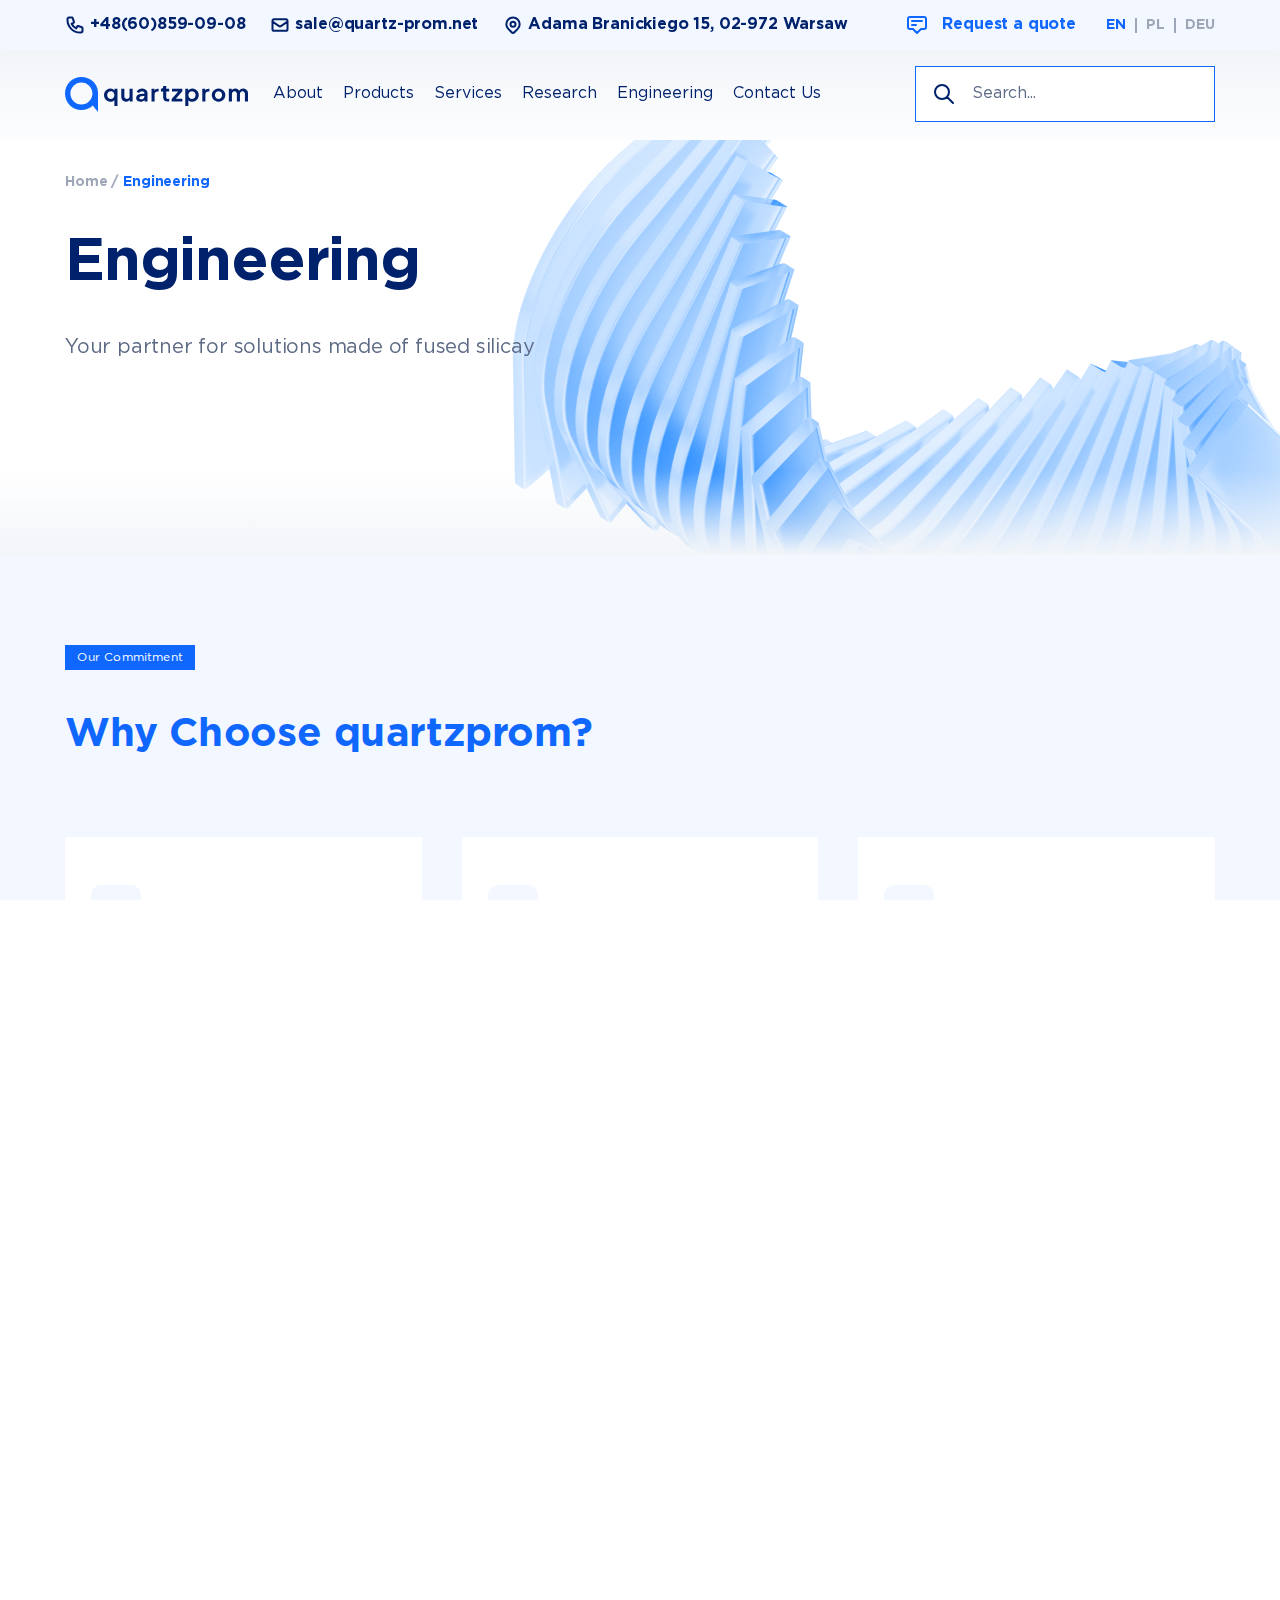
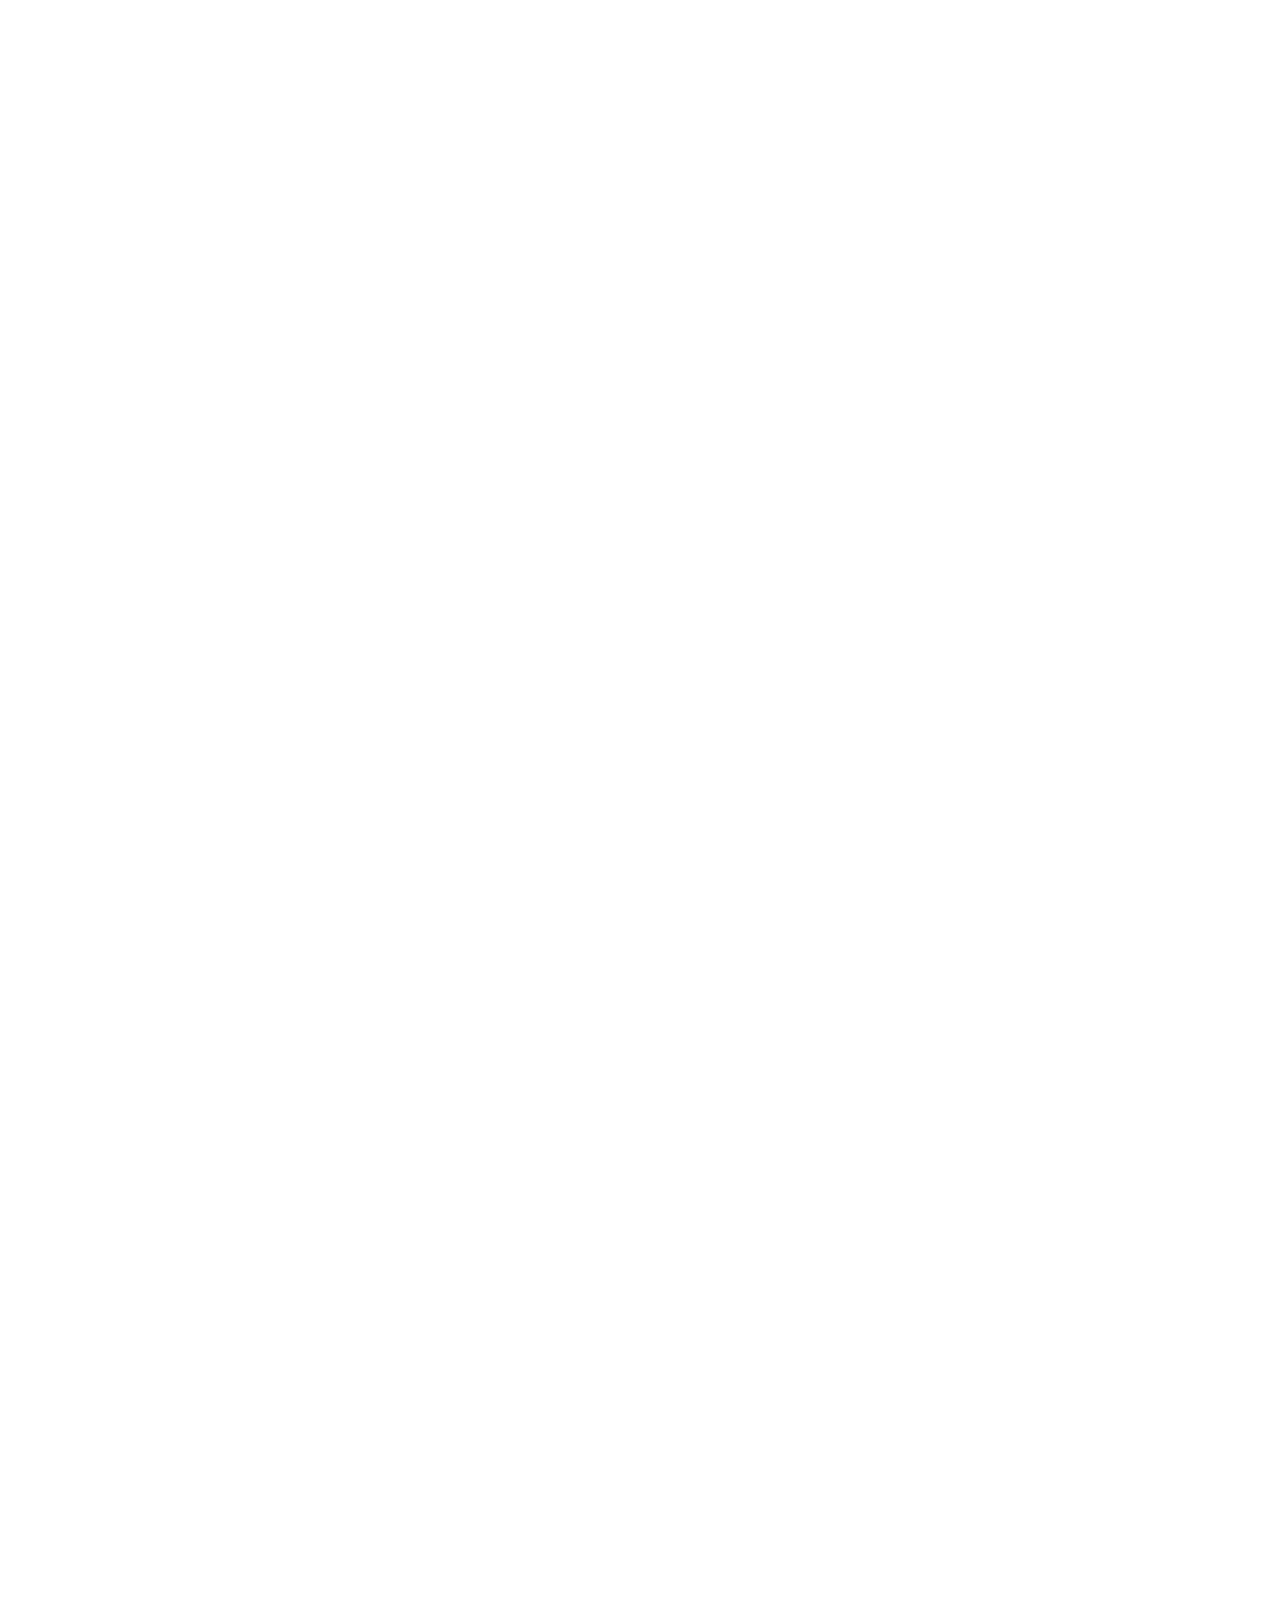
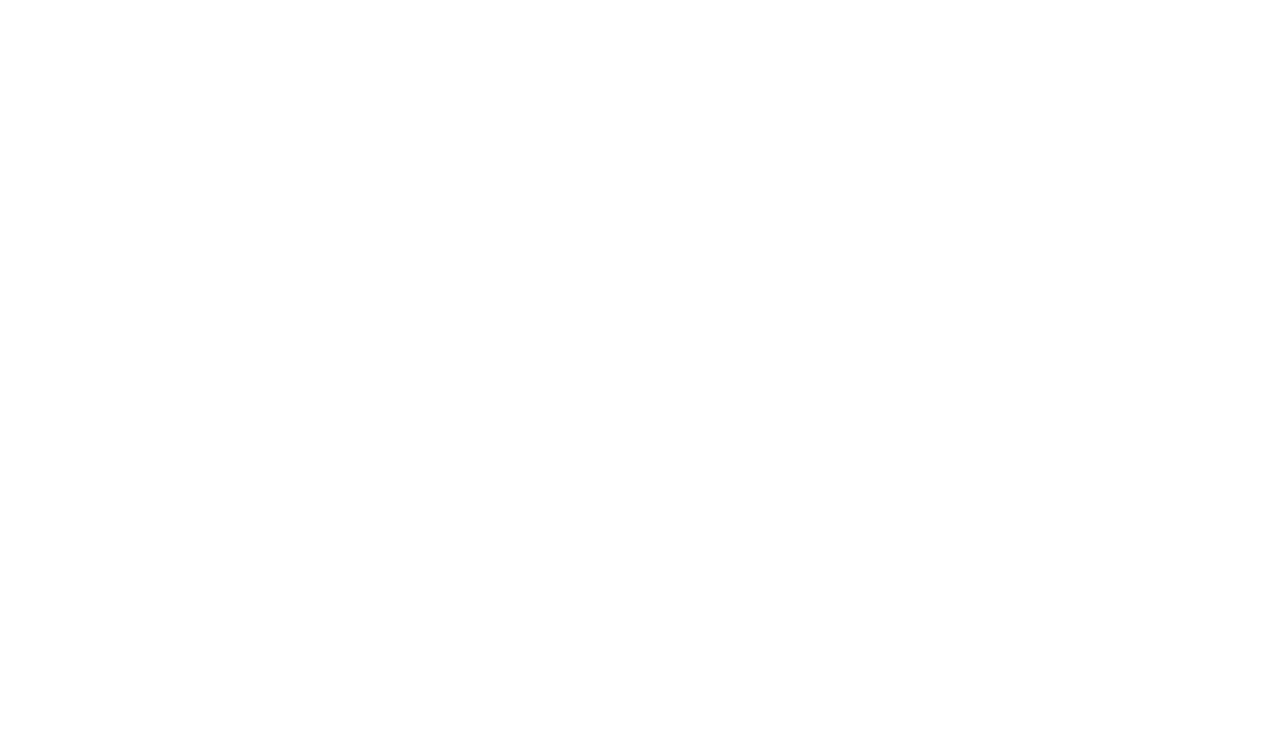
<file: engineering.html>
<!DOCTYPE html>
<html lang="ru">

	<head>

		<meta charset="utf-8">

		<title>Technological edge through quartz glass</title>
		<meta name="description" content="">

		<meta http-equiv="X-UA-Compatible" content="IE=edge">
		<meta name="viewport" content="width=device-width, initial-scale=1, maximum-scale=1">

		<meta property="og:image" content="path/to/image.jpg">
		<link rel="shortcut icon" href="img/favicon/favicon.ico" type="image/x-icon">
		<link rel="apple-touch-icon" href="img/favicon/apple-touch-icon.png">
		<link rel="apple-touch-icon" sizes="72x72" href="img/favicon/apple-touch-icon-72x72.png">
		<link rel="apple-touch-icon" sizes="114x114" href="img/favicon/apple-touch-icon-114x114.png">

		<!-- Chrome, Firefox OS and Opera -->
		<meta name="theme-color" content="#000">
		<!-- Windows Phone -->
		<meta name="msapplication-navbutton-color" content="#000">
		<!-- iOS Safari -->
		<meta name="apple-mobile-web-app-status-bar-style" content="#000">

		<link rel="stylesheet" href="css/main.min.css">

		<style>
			:root {
				--mainHeader: url(img/main-bg.png);
				--mainActivity: url(img/activity/bg.png);
				--menu-BG: url(img/menu-BG.png);
				--form_bg: url(img/fomr-BG.png);
				--mainHeaderAbout: url(img/about/bg-head.png);
				--mainHeaderServices: url(img/services/bg.png);
				--mainHeaderResearch: url(img/research/bg.png);
				--mainHeaderEngineering: url(img/engineering/bg.png);
				--mainHeaderEngineeringLab: url(img/engineering/lab.png);
			}
			@media (max-width : 992px){
				:root {
					--mainActivity: url(img/activity/bg_mob.png);
					--form_bg: url(img/fomr-BG_mob.png);
				}
			}
			@media (max-width : 768px){
				:root {
					--mainHeader: url(img/main-bg_mob.png);
				}
			}
			@media (max-width : 480px){
				:root {
					--form_bg: url(img/fomr-BG_mob2.png);
					--mainHeaderAbout: url(img/about/bg-head_mob.png);
				}
			}
		</style>

	</head>

	<body class="page page--engineering">

		<div class="main--wrapper">
			<header class="header">
				<div class="header--top">
					<div class="container">
						<div class="row">
							<div class="header--top__wrapper">
								<div class="header--top__contacts">
									<a href="tel:+48(60)859-09-08" class="phone">
										<svg width="20" height="20" viewBox="0 0 20 20" fill="none" xmlns="http://www.w3.org/2000/svg">
											<path d="M2.5 4.16667C2.5 3.24619 3.24619 2.5 4.16667 2.5H6.89937C7.25806 2.5 7.57651 2.72953 7.68994 3.06981L8.93811 6.81434C9.06926 7.20777 8.89115 7.63776 8.52022 7.82322L6.63917 8.76375C7.55771 10.801 9.19898 12.4423 11.2363 13.3608L12.1768 11.4798C12.3622 11.1088 12.7922 10.9307 13.1857 11.0619L16.9302 12.3101C17.2705 12.4235 17.5 12.7419 17.5 13.1006V15.8333C17.5 16.7538 16.7538 17.5 15.8333 17.5H15C8.09644 17.5 2.5 11.9036 2.5 5V4.16667Z" stroke="#00226C" stroke-width="2" stroke-linecap="round" stroke-linejoin="round"/>
										</svg>
										<span>+48(60)859-09-08</span>
									</a>
									<a href="mailto:sale@quartz-prom.net" class="mail">
										<svg width="20" height="20" viewBox="0 0 20 20" fill="none" xmlns="http://www.w3.org/2000/svg">
											<path d="M2.5 6.66675L9.0755 11.0504C9.63533 11.4236 10.3647 11.4236 10.9245 11.0504L17.5 6.66675M4.16667 15.8334H15.8333C16.7538 15.8334 17.5 15.0872 17.5 14.1667V5.83341C17.5 4.91294 16.7538 4.16675 15.8333 4.16675H4.16667C3.24619 4.16675 2.5 4.91294 2.5 5.83341V14.1667C2.5 15.0872 3.24619 15.8334 4.16667 15.8334Z" stroke="#00226C" stroke-width="2" stroke-linecap="round" stroke-linejoin="round"/>
										</svg>
										<span>sale@quartz-prom.net</span>
									</a>
									<a target="_blank" href="https://www.google.com/maps/place/POL-AQUA+SA,+Adama+Branickiego+15,+02-972+Warszawa,+%D0%9F%D0%BE%D0%BB%D1%8C%D1%88%D0%B0/data=!4m2!3m1!1s0x47192d68e232de05:0x8832059d2bc59b72?sa=X&ved=2ahUKEwikmKC6rvqCAxXrVfEDHcFUD90Q8gF6BAgSEAA" class="mail">
										<svg width="20" height="20" viewBox="0 0 20 20" fill="none" xmlns="http://www.w3.org/2000/svg">
											<path d="M14.714 13.8807C13.9864 14.6083 12.5188 16.0758 11.4134 17.1813C10.6323 17.9624 9.36751 17.9623 8.58646 17.1813C7.50084 16.0957 6.06038 14.6552 5.28587 13.8807C2.68238 11.2772 2.68238 7.05612 5.28587 4.45262C7.88937 1.84913 12.1105 1.84913 14.714 4.45262C17.3175 7.05612 17.3175 11.2772 14.714 13.8807Z" stroke="#00226C" stroke-width="2" stroke-linecap="round" stroke-linejoin="round"/>
											<path d="M12.4999 9.16667C12.4999 10.5474 11.3806 11.6667 9.99992 11.6667C8.61921 11.6667 7.49992 10.5474 7.49992 9.16667C7.49992 7.78596 8.61921 6.66667 9.99992 6.66667C11.3806 6.66667 12.4999 7.78596 12.4999 9.16667Z" stroke="#00226C" stroke-width="2" stroke-linecap="round" stroke-linejoin="round"/>
										</svg>
										<span>Adama Branickiego 15, 02-972 Warsaw</span>
									</a>
								</div>
								<div class="header--top__right">
									<button class="requestAquote open--requestAquote">
										<svg width="24" height="24" viewBox="0 0 24 24" fill="none" xmlns="http://www.w3.org/2000/svg">
											<path d="M7 8H17M7 12H11M12 20L8 16H5C3.89543 16 3 15.1046 3 14V6C3 4.89543 3.89543 4 5 4H19C20.1046 4 21 4.89543 21 6V14C21 15.1046 20.1046 16 19 16H16L12 20Z" stroke="#0F67FE" stroke-width="2" stroke-linecap="round" stroke-linejoin="round"/>
										</svg>
										<span>Request a quote</span>
									</button>
									<ul class="header--top__language">
										<li class="current-lang"><a href="#">EN</a></li>
										<li class="lang-item"><a href="#">PL</a></li>
										<li class="lang-item"><a href="#">DEU</a></li>
									</ul>
								</div>
							</div>
						</div>
					</div>
				</div>
				<div class="header--bottom">
					<div class="container">
						<div class="row">
							<div class="header--bottom__wrapper">
								<a href="index.html" class="header--bottom__logo">
									<img src="img/logo.svg" alt="quartzprom - Technological edge through quartz glass">
								</a>
								<ul class="menu">
									<li><a href="#">About</a></li>
									<li><a href="#">Products </a></li>
									<li><a href="#">Services</a></li>
									<li><a href="#">Research</a></li>
									<li><a href="#">Engineering</a></li>
									<li><a href="#">Contact Us</a></li>
								</ul>
								<form action="#" class="search">
									<svg width="24" height="24" viewBox="0 0 24 24" fill="none" xmlns="http://www.w3.org/2000/svg">
										<path d="M21 21L15 15M17 10C17 13.866 13.866 17 10 17C6.13401 17 3 13.866 3 10C3 6.13401 6.13401 3 10 3C13.866 3 17 6.13401 17 10Z" stroke="#00226C" stroke-width="2" stroke-linecap="round" stroke-linejoin="round"/>
									</svg>
									<input type="text" placeholder="Search...">
								</form>
								<button class="menu--burger">
									<strong>Menu</strong>
									<div class="menu--burger__wrapper">
										<span></span><span></span><span></span>
									</div>
								</button>
							</div>
						</div>
					</div>
				</div>
			</header>

			<div class="menu--mobile" style="background-image: var(--menu-BG);">
				<div class="menu--mobile__wrapper">
					<div class="menu--mobile__top">
						<ul class="header--top__language">
							<li class="current-lang"><a href="#">EN</a></li>
							<li class="lang-item"><a href="#">PL</a></li>
							<li class="lang-item"><a href="#">DEU</a></li>
						</ul>
						<button class="search--button">
							<svg width="24" height="24" viewBox="0 0 24 24" fill="none" xmlns="http://www.w3.org/2000/svg">
								<path d="M21 21L15 15M17 10C17 13.866 13.866 17 10 17C6.13401 17 3 13.866 3 10C3 6.13401 6.13401 3 10 3C13.866 3 17 6.13401 17 10Z" stroke="#00226C" stroke-width="2" stroke-linecap="round" stroke-linejoin="round"/>
							</svg>
						</button>
						<form action="#" class="search">
							<svg width="24" height="24" viewBox="0 0 24 24" fill="none" xmlns="http://www.w3.org/2000/svg">
								<path d="M21 21L15 15M17 10C17 13.866 13.866 17 10 17C6.13401 17 3 13.866 3 10C3 6.13401 6.13401 3 10 3C13.866 3 17 6.13401 17 10Z" stroke="#00226C" stroke-width="2" stroke-linecap="round" stroke-linejoin="round"/>
							</svg>
							<input type="text" placeholder="Search...">
						</form>
						<button class="menu--burger">
							<strong>Menu</strong>
							<div class="menu--burger__wrapper">
								<span></span><span></span><span></span>
							</div>
						</button>
					</div>
					<div class="menu--mobile__bottom">
						<div class="menu--mobile__bottom--left">
							<ul class="menu menu--mobile__inner">
								<li><a href="#1">About</a></li>
								<li>
									<a href="#">Products </a>
									<ul class="sub-menu">
										<li><a href="#32">Optical windows</a></li>
										<li><a href="#123">Prisms</a></li>
										<li><a href="#123">Optical filters & coatings</a></li>
										<li><a href="#123">Optical mirrors</a></li>
										<li><a href="#123">IR & Laser optical components</a></li>
										<li><a href="#123">UV optics</a></li>
										<li><a href="#123">Optical windows</a></li>
										<li><a href="#12">Prisms</a></li>
										<li><a href="#2">Optical filters & coatings</a></li>
										<li><a href="#123">Optical mirrors</a></li>
									</ul>
								</li>
								<li><a href="#2">Services</a></li>
								<li><a href="#3">Research</a></li>
								<li><a href="#4">Engineering</a></li>
								<li><a href="#5">Contact Us</a></li>
							</ul>
							<div class="social">
								<a href="#">
									<svg width="32" height="32" viewBox="0 0 32 32" fill="none" xmlns="http://www.w3.org/2000/svg">
										<path d="M29.3332 16.0807C29.3332 8.67184 23.3643 2.6665 15.9998 2.6665C8.63539 2.6665 2.6665 8.67184 2.6665 16.0807C2.6665 22.7776 7.54117 28.327 13.9163 29.3332V19.959H10.5314V16.0798H13.9163V13.1252C13.9163 9.76339 15.9065 7.90562 18.9527 7.90562C20.4105 7.90562 21.9376 8.16784 21.9376 8.16784V11.4692H20.2549C18.599 11.4692 18.0834 12.5038 18.0834 13.5652V16.0807H21.7812L21.1901 19.9581H18.0834V29.3332C24.4585 28.327 29.3332 22.7776 29.3332 16.0807Z" fill="#9EA7B8"/>
									</svg>
								</a>
								<a href="#">
									<svg width="32" height="32" viewBox="0 0 32 32" fill="none" xmlns="http://www.w3.org/2000/svg">
										<path fill-rule="evenodd" clip-rule="evenodd" d="M26.3892 7.21961C27.536 7.52769 28.4431 8.43485 28.7512 9.58161C29.3161 11.6698 29.3332 16.0001 29.3332 16.0001C29.3332 16.0001 29.3332 20.3476 28.7683 22.4186C28.4603 23.5654 27.5531 24.4725 26.4063 24.7806C24.3353 25.3454 15.9998 25.3454 15.9998 25.3454C15.9998 25.3454 7.66436 25.3454 5.59333 24.7806C4.44656 24.4725 3.53942 23.5654 3.23133 22.4186C2.6665 20.3304 2.6665 16.0001 2.6665 16.0001C2.6665 16.0001 2.6665 11.6698 3.21421 9.59873C3.5223 8.45196 4.42945 7.54482 5.57622 7.23673C7.64725 6.6719 15.9827 6.65479 15.9827 6.65479C15.9827 6.65479 24.3182 6.65479 26.3892 7.21961ZM20.2446 16.0001L13.3297 20.0052V11.995L20.2446 16.0001Z" fill="#9EA7B8"/>
									</svg>
								</a>
								<a href="#">
									<svg width="32" height="32" viewBox="0 0 32 32" fill="none" xmlns="http://www.w3.org/2000/svg">
										<path fill-rule="evenodd" clip-rule="evenodd" d="M16 4C12.7408 4 12.3328 4.0136 11.0528 4.072C9.7752 4.1304 8.9024 4.3336 8.1392 4.6304C7.3392 4.9312 6.6136 5.4032 6.0136 6.0144C5.40338 6.61371 4.93109 7.3388 4.6296 8.1392C4.3344 8.9024 4.1304 9.776 4.072 11.0536C4.0144 12.3328 4 12.74 4 16C4 19.26 4.0136 19.6672 4.072 20.9472C4.1304 22.2248 4.3336 23.0976 4.6304 23.8608C4.9312 24.6608 5.4032 25.3864 6.0144 25.9864C6.61372 26.5966 7.33881 27.0689 8.1392 27.3704C8.9024 27.6664 9.7752 27.8696 11.0528 27.928C12.3328 27.9864 12.7408 28 16 28C19.2592 28 19.6672 27.9864 20.9472 27.928C22.2248 27.8696 23.0976 27.6664 23.8608 27.3696C24.6608 27.0688 25.3864 26.5968 25.9864 25.9856C26.5966 25.3863 27.0689 24.6612 27.3704 23.8608C27.6664 23.0976 27.8696 22.2248 27.928 20.9472C27.9864 19.6672 28 19.2592 28 16C28 12.7408 27.9864 12.3328 27.928 11.0528C27.8696 9.7752 27.6664 8.9024 27.3696 8.1392C27.0683 7.33845 26.596 6.61306 25.9856 6.0136C25.3863 5.40338 24.6612 4.93109 23.8608 4.6296C23.0976 4.3344 22.224 4.1304 20.9464 4.072C19.6672 4.0144 19.26 4 16 4ZM16 6.1624C19.204 6.1624 19.584 6.1744 20.8496 6.232C22.0192 6.2856 22.6544 6.48 23.0776 6.6456C23.6376 6.8624 24.0376 7.1232 24.4576 7.5424C24.8776 7.9624 25.1376 8.3624 25.3544 8.9224C25.5192 9.3456 25.7144 9.9808 25.768 11.1504C25.8256 12.416 25.8376 12.796 25.8376 16C25.8376 19.204 25.8256 19.584 25.768 20.8496C25.7144 22.0192 25.52 22.6544 25.3544 23.0776C25.1623 23.5988 24.8559 24.0704 24.4576 24.4576C24.0705 24.856 23.5989 25.1624 23.0776 25.3544C22.6544 25.5192 22.0192 25.7144 20.8496 25.768C19.584 25.8256 19.2048 25.8376 16 25.8376C12.7952 25.8376 12.416 25.8256 11.1504 25.768C9.9808 25.7144 9.3456 25.52 8.9224 25.3544C8.40116 25.1623 7.92961 24.8559 7.5424 24.4576C7.14414 24.0704 6.8377 23.5988 6.6456 23.0776C6.4808 22.6544 6.2856 22.0192 6.232 20.8496C6.1744 19.584 6.1624 19.204 6.1624 16C6.1624 12.796 6.1744 12.416 6.232 11.1504C6.2856 9.9808 6.48 9.3456 6.6456 8.9224C6.8624 8.3624 7.1232 7.9624 7.5424 7.5424C7.92955 7.14404 8.40113 6.83758 8.9224 6.6456C9.3456 6.4808 9.9808 6.2856 11.1504 6.232C12.416 6.1744 12.796 6.1624 16 6.1624Z" fill="#9EA7B8"/>
										<path fill-rule="evenodd" clip-rule="evenodd" d="M16 20.0042C15.4742 20.0042 14.9536 19.9006 14.4678 19.6994C13.982 19.4982 13.5406 19.2033 13.1688 18.8315C12.797 18.4597 12.502 18.0183 12.3008 17.5325C12.0996 17.0467 11.996 16.526 11.996 16.0002C11.996 15.4744 12.0996 14.9537 12.3008 14.4679C12.502 13.9822 12.797 13.5408 13.1688 13.169C13.5406 12.7971 13.982 12.5022 14.4678 12.301C14.9536 12.0998 15.4742 11.9962 16 11.9962C17.062 11.9962 18.0804 12.4181 18.8313 13.169C19.5822 13.9198 20.004 14.9383 20.004 16.0002C20.004 17.0621 19.5822 18.0806 18.8313 18.8315C18.0804 19.5824 17.062 20.0042 16 20.0042ZM16 9.83221C14.3642 9.83221 12.7953 10.482 11.6386 11.6388C10.4819 12.7955 9.83203 14.3644 9.83203 16.0002C9.83203 17.6361 10.4819 19.2049 11.6386 20.3616C12.7953 21.5184 14.3642 22.1682 16 22.1682C17.6359 22.1682 19.2047 21.5184 20.3615 20.3616C21.5182 19.2049 22.168 17.6361 22.168 16.0002C22.168 14.3644 21.5182 12.7955 20.3615 11.6388C19.2047 10.482 17.6359 9.83221 16 9.83221ZM23.9624 9.72021C23.9624 10.1069 23.8088 10.4777 23.5354 10.7512C23.262 11.0246 22.8911 11.1782 22.5044 11.1782C22.1177 11.1782 21.7469 11.0246 21.4735 10.7512C21.2 10.4777 21.0464 10.1069 21.0464 9.72021C21.0464 9.33352 21.2 8.96267 21.4735 8.68925C21.7469 8.41582 22.1177 8.26221 22.5044 8.26221C22.8911 8.26221 23.262 8.41582 23.5354 8.68925C23.8088 8.96267 23.9624 9.33352 23.9624 9.72021Z" fill="#9EA7B8"/>
									</svg>
								</a>
								<a href="#">
									<svg width="32" height="32" viewBox="0 0 32 32" fill="none" xmlns="http://www.w3.org/2000/svg">
										<path d="M28 5.76471V26.2353C28 26.7033 27.8141 27.1522 27.4831 27.4831C27.1522 27.8141 26.7033 28 26.2353 28H5.76471C5.29668 28 4.84782 27.8141 4.51687 27.4831C4.18592 27.1522 4 26.7033 4 26.2353V5.76471C4 5.29668 4.18592 4.84782 4.51687 4.51687C4.84782 4.18592 5.29668 4 5.76471 4H26.2353C26.7033 4 27.1522 4.18592 27.4831 4.51687C27.8141 4.84782 28 5.29668 28 5.76471ZM11.0588 13.1765H7.52941V24.4706H11.0588V13.1765ZM11.3765 9.29412C11.3783 9.02715 11.3276 8.76242 11.2271 8.51506C11.1267 8.2677 10.9785 8.04255 10.791 7.85246C10.6036 7.66237 10.3805 7.51107 10.1346 7.4072C9.88861 7.30332 9.62462 7.24891 9.35765 7.24706H9.29412C8.7512 7.24706 8.23053 7.46273 7.84663 7.84663C7.46273 8.23053 7.24706 8.7512 7.24706 9.29412C7.24706 9.83703 7.46273 10.3577 7.84663 10.7416C8.23053 11.1255 8.7512 11.3412 9.29412 11.3412C9.56111 11.3477 9.82678 11.3016 10.0759 11.2055C10.3251 11.1094 10.5529 10.9651 10.7463 10.7809C10.9396 10.5967 11.0948 10.3762 11.203 10.132C11.3111 9.88775 11.3701 9.62464 11.3765 9.35765V9.29412ZM24.4706 17.6094C24.4706 14.2141 22.3106 12.8941 20.1647 12.8941C19.4621 12.8589 18.7626 13.0086 18.1358 13.3281C17.5091 13.6477 16.9771 14.126 16.5929 14.7153H16.4941V13.1765H13.1765V24.4706H16.7059V18.4635C16.6549 17.8483 16.8487 17.2378 17.2452 16.7646C17.6417 16.2915 18.2089 15.9939 18.8235 15.9365H18.9576C20.08 15.9365 20.9129 16.6424 20.9129 18.4212V24.4706H24.4424L24.4706 17.6094Z" fill="#9EA7B8"/>
									</svg>
								</a>
							</div>
						</div>
						<div class="menu--mobile__bottom--right">
							<button class="requestAquote open--requestAquote">
								<svg width="24" height="24" viewBox="0 0 24 24" fill="none" xmlns="http://www.w3.org/2000/svg">
									<path d="M7 8H17M7 12H11M12 20L8 16H5C3.89543 16 3 15.1046 3 14V6C3 4.89543 3.89543 4 5 4H19C20.1046 4 21 4.89543 21 6V14C21 15.1046 20.1046 16 19 16H16L12 20Z" stroke="#0F67FE" stroke-width="2" stroke-linecap="round" stroke-linejoin="round"/>
								</svg>
								<span>Request a quote</span>
							</button>
							<div class="header--top__contacts">
								<a href="tel:+48(60)859-09-08" class="phone">
									<svg width="20" height="20" viewBox="0 0 20 20" fill="none" xmlns="http://www.w3.org/2000/svg">
										<path d="M2.5 4.16667C2.5 3.24619 3.24619 2.5 4.16667 2.5H6.89937C7.25806 2.5 7.57651 2.72953 7.68994 3.06981L8.93811 6.81434C9.06926 7.20777 8.89115 7.63776 8.52022 7.82322L6.63917 8.76375C7.55771 10.801 9.19898 12.4423 11.2363 13.3608L12.1768 11.4798C12.3622 11.1088 12.7922 10.9307 13.1857 11.0619L16.9302 12.3101C17.2705 12.4235 17.5 12.7419 17.5 13.1006V15.8333C17.5 16.7538 16.7538 17.5 15.8333 17.5H15C8.09644 17.5 2.5 11.9036 2.5 5V4.16667Z" stroke="#00226C" stroke-width="2" stroke-linecap="round" stroke-linejoin="round"/>
									</svg>
									<span>+48(60)859-09-08</span>
								</a>
								<a href="mailto:sale@quartz-prom.net" class="mail">
									<svg width="20" height="20" viewBox="0 0 20 20" fill="none" xmlns="http://www.w3.org/2000/svg">
										<path d="M2.5 6.66675L9.0755 11.0504C9.63533 11.4236 10.3647 11.4236 10.9245 11.0504L17.5 6.66675M4.16667 15.8334H15.8333C16.7538 15.8334 17.5 15.0872 17.5 14.1667V5.83341C17.5 4.91294 16.7538 4.16675 15.8333 4.16675H4.16667C3.24619 4.16675 2.5 4.91294 2.5 5.83341V14.1667C2.5 15.0872 3.24619 15.8334 4.16667 15.8334Z" stroke="#00226C" stroke-width="2" stroke-linecap="round" stroke-linejoin="round"/>
									</svg>
									<span>sale@quartz-prom.net</span>
								</a>
								<a target="_blank" href="https://www.google.com/maps/place/POL-AQUA+SA,+Adama+Branickiego+15,+02-972+Warszawa,+%D0%9F%D0%BE%D0%BB%D1%8C%D1%88%D0%B0/data=!4m2!3m1!1s0x47192d68e232de05:0x8832059d2bc59b72?sa=X&ved=2ahUKEwikmKC6rvqCAxXrVfEDHcFUD90Q8gF6BAgSEAA" class="mail">
									<svg width="20" height="20" viewBox="0 0 20 20" fill="none" xmlns="http://www.w3.org/2000/svg">
										<path d="M14.714 13.8807C13.9864 14.6083 12.5188 16.0758 11.4134 17.1813C10.6323 17.9624 9.36751 17.9623 8.58646 17.1813C7.50084 16.0957 6.06038 14.6552 5.28587 13.8807C2.68238 11.2772 2.68238 7.05612 5.28587 4.45262C7.88937 1.84913 12.1105 1.84913 14.714 4.45262C17.3175 7.05612 17.3175 11.2772 14.714 13.8807Z" stroke="#00226C" stroke-width="2" stroke-linecap="round" stroke-linejoin="round"/>
										<path d="M12.4999 9.16667C12.4999 10.5474 11.3806 11.6667 9.99992 11.6667C8.61921 11.6667 7.49992 10.5474 7.49992 9.16667C7.49992 7.78596 8.61921 6.66667 9.99992 6.66667C11.3806 6.66667 12.4999 7.78596 12.4999 9.16667Z" stroke="#00226C" stroke-width="2" stroke-linecap="round" stroke-linejoin="round"/>
									</svg>
									<span>Adama Branickiego 15, 02-972 Warsaw</span>
								</a>
							</div>
						</div>
					</div>
				</div>
			</div>

			<main class="main engineering">
				<section class="main--header engineering--header" style="background-image: var(--mainHeaderEngineering);">
					<div class="container">
						<div class="row">
							<ul class="breadcrumbs">
								<li><a href="index.html">Home /</a></li>
								<li><span>Engineering</span></li>
							</ul>
							<h1 class="h1">Engineering</h1>
							<div class="text--xl">
								Your partner for solutions made of fused silicay
							</div>
						</div>
					</div>
				</section>
				<section class="engineering--choose">
					<div class="container">
						<div class="row">
							<div class="services--serve__tag">Our Commitment</div>
							<div class="h2 color--accent">Why Choose quartzprom?</div>
							<div class="engineering--choose__wrapper">
								<div class="engineering--choose__item">
									<div class="engineering--choose__item--title">
										<div class="about--working__item--icon">
											<img src="img/about/howWorking/1.svg">
										</div>
										<div class="h3 color--accent">Quartz glass repair</div>
									</div>
									<div class="engineering--choose__item--image">
										<!-- <img src="img/engineering/choose.png" alt="#"> -->
										<img src="img/engineering/choose.png" alt="#"
											srcset="img/engineering/choose.png 1420w, img/engineering/choose-mob.png 400w, img/engineering/choose.png 1024w, img/engineering/choose.png 992w"
											sizes="(max-width: 1420px) 100vw, 1420px">
									</div>
									<div class="text--md">
										Quartz glass products are usually cost-intensive. For this reason, repair is&nbsp;often a&nbsp;good alternative
										to&nbsp;buying new.
									</div>
								</div>
								<div class="engineering--choose__item">
									<div class="engineering--choose__item--title">
										<div class="about--working__item--icon">
											<img src="img/about/howWorking/1.svg">
										</div>
										<div class="h3 color--accent">Quartz glass repair</div>
									</div>
									<div class="engineering--choose__item--image">
										<img src="img/engineering/choose.png" alt="#"
											srcset="img/engineering/choose.png 1420w, img/engineering/choose-mob.png 400w, img/engineering/choose.png 1024w, img/engineering/choose.png 992w"
											sizes="(max-width: 1420px) 100vw, 1420px">
									</div>
									<div class="text--md">
										Quartz glass products are usually cost-intensive. For this reason, repair is&nbsp;often a&nbsp;good alternative
										to&nbsp;buying new.
									</div>
								</div>
								<div class="engineering--choose__item">
									<div class="engineering--choose__item--title">
										<div class="about--working__item--icon">
											<img src="img/about/howWorking/1.svg">
										</div>
										<div class="h3 color--accent">Quartz glass repair</div>
									</div>
									<div class="engineering--choose__item--image">
										<img src="img/engineering/choose.png" alt="#"
											srcset="img/engineering/choose.png 1420w, img/engineering/choose-mob.png 400w, img/engineering/choose.png 1024w, img/engineering/choose.png 992w"
											sizes="(max-width: 1420px) 100vw, 1420px">
									</div>
									<div class="text--md">
										Quartz glass products are usually cost-intensive. For this reason, repair is&nbsp;often a&nbsp;good alternative
										to&nbsp;buying new.
									</div>
								</div>
								<div class="engineering--choose__item">
									<div class="engineering--choose__item--title">
										<div class="about--working__item--icon">
											<img src="img/about/howWorking/1.svg">
										</div>
										<div class="h3 color--accent">Quartz glass repair</div>
									</div>
									<div class="engineering--choose__item--image">
										<img src="img/engineering/choose.png" alt="#"
											srcset="img/engineering/choose.png 1420w, img/engineering/choose-mob.png 400w, img/engineering/choose.png 1024w, img/engineering/choose.png 992w"
											sizes="(max-width: 1420px) 100vw, 1420px">
									</div>
									<div class="text--md">
										Quartz glass products are usually cost-intensive. For this reason, repair is&nbsp;often a&nbsp;good alternative
										to&nbsp;buying new.
									</div>
								</div>
								<div class="engineering--choose__item">
									<div class="engineering--choose__item--title">
										<div class="about--working__item--icon">
											<img src="img/about/howWorking/1.svg">
										</div>
										<div class="h3 color--accent">Quartz glass repair</div>
									</div>
									<div class="engineering--choose__item--image">
										<img src="img/engineering/choose.png" alt="#"
											srcset="img/engineering/choose.png 1420w, img/engineering/choose-mob.png 400w, img/engineering/choose.png 1024w, img/engineering/choose.png 992w"
											sizes="(max-width: 1420px) 100vw, 1420px">
									</div>
									<div class="text--md">
										Quartz glass products are usually cost-intensive. For this reason, repair is&nbsp;often a&nbsp;good alternative
										to&nbsp;buying new.
									</div>
								</div>
								<div class="engineering--choose__item">
									<div class="engineering--choose__item--title">
										<div class="about--working__item--icon">
											<img src="img/about/howWorking/1.svg">
										</div>
										<div class="h3 color--accent">Quartz glass repair</div>
									</div>
									<div class="engineering--choose__item--image">
										<img src="img/engineering/choose.png" alt="#"
											srcset="img/engineering/choose.png 1420w, img/engineering/choose-mob.png 400w, img/engineering/choose.png 1024w, img/engineering/choose.png 992w"
											sizes="(max-width: 1420px) 100vw, 1420px">
									</div>
									<div class="text--md">
										Quartz glass products are usually cost-intensive. For this reason, repair is&nbsp;often a&nbsp;good alternative
										to&nbsp;buying new.
									</div>
								</div>
							</div>
						</div>
					</div>
				</section>
				<section class="engineering--lab" style="background-image: var(--mainHeaderEngineeringLab);">
					<div class="container">
						<div class="row">
							<div class="engineering--lab__text">
								<div class="h2">Opportunity Lab</div>
								<div class="text--xl">
									Searching for an innovative solution to a challenging problem? The Quartzprom Lab offers easy access to our team of
									experts. Challenge glass. Challenge us.
								</div>
								<div class="main--form__button">
									<a href="#" class="button">
										<span>Contact Us</span>
										<svg width="24" height="25" viewBox="0 0 24 25" fill="none" xmlns="http://www.w3.org/2000/svg">
											<path d="M8.59 7.91L13.17 12.5L8.59 17.09L10 18.5L16 12.5L10 6.5L8.59 7.91Z" fill="white"/>
										</svg>
									</a>
								</div>
							</div>
						</div>
					</div>
				</section>
				<div class="main--form section" style="background-image: var(--form_bg);">
					<div class="container">
						<div class="row">
							<div class="h1">Get In Touch.</div>
							<form action="#">
								<div class="main--form__block">
									<label>Full Name<span class="color--accent">*</span></label>
									<span class="wpcf7-form-control-wrap" data-name="fio">
										<input size="40" class="wpcf7-form-control wpcf7-text wpcf7-validates-as-required" id="fio" aria-required="true" aria-invalid="false" placeholder="Enter your name..." value="" type="text" name="fio">
									</span>
								</div>
								<div class="main--form__block">
									<label>Job Position</label>
									<span class="wpcf7-form-control-wrap" data-name="job">
										<input size="40" class="wpcf7-form-control wpcf7-text" id="job" aria-invalid="false" placeholder="Enter your job position..." value="" type="text" name="job">
									</span>
								</div>
								<div class="main--form__block">
									<label>Email Address<span class="color--accent">*</span></label>
									<span class="wpcf7-form-control-wrap" data-name="email">
										<input size="40" class="wpcf7-form-control wpcf7-email wpcf7-text wpcf7-validates-as-email" id="email" aria-invalid="false" placeholder="Enter your email address..." value="" type="email" name="email">
									</span>
								</div>
								<div class="main--form__block">
									<label>Phone Number <span class="color--accent">*</span></label>
									<span class="wpcf7-form-control-wrap" data-name="tel">
										<input size="40" class="wpcf7-form-control wpcf7-tel wpcf7-validates-as-required wpcf7-text wpcf7-validates-as-tel" id="tel" aria-required="true" aria-invalid="false" placeholder="Enter your phone number..." value="" type="tel" name="tel">
									</span>
								</div>
								<div class="main--form__block">
									<label>Message</label>
									<span class="wpcf7-form-control-wrap" data-name="textarea">
										<textarea cols="40" rows="10" class="wpcf7-form-control wpcf7-textarea" id="textarea" aria-invalid="false" placeholder="Enter your message as clear as possible..." name="textarea"></textarea>
									</span>
								</div>
								<div class="main--form__footer">
									<div class="main--form__check">
										<input type="checkbox" class="custom-checkbox" id="check1" name="check1" value="yes">
										<label class="check" for="check1"><span>I have agreed to the <a href="#">Terms & Conditions</a></span></label>
									</div>
									<div class="main--form__button">
										<button class="button wpcf7-form-control wpcf7-submit" type="submit">
											<span>Submit Form</span>
											<svg width="24" height="25" viewBox="0 0 24 25" fill="none" xmlns="http://www.w3.org/2000/svg">
												<g clip-path="url(#clip0_122_6058)">
													<path d="M8.59 7.91L13.17 12.5L8.59 17.09L10 18.5L16 12.5L10 6.5L8.59 7.91Z" fill="white"/>
												</g>
												<defs>
													<clipPath id="clip0_122_6058">
														<rect width="24" height="24" fill="white" transform="translate(24 24.5) rotate(-180)"/>
													</clipPath>
												</defs>
											</svg>
												
										</button>
									</div>
								</div>
							</form>
						</div>
					</div>
				</div>
			</main>

			<footer class="footer">
				<div class="container">
					<div class="row">
						<div class="footer--wrapper" style="background-image: url(img/footer-logoA.png);">
							<div class="footer--top">
								<div class="footer--top__block footer--top__left">
									<div class="footer--top__block--logo">
										<img src="img/logo-footer.svg" alt="#">
									</div>
									<div class="footer--top__block--text text--lg">Optical Components manufacturing solutions</div>
									<div class="footer--top__block--social social">
										<a href="#">
											<svg width="32" height="32" viewBox="0 0 32 32" fill="none" xmlns="http://www.w3.org/2000/svg">
												<path d="M29.3332 16.0807C29.3332 8.67184 23.3643 2.6665 15.9998 2.6665C8.63539 2.6665 2.6665 8.67184 2.6665 16.0807C2.6665 22.7776 7.54117 28.327 13.9163 29.3332V19.959H10.5314V16.0798H13.9163V13.1252C13.9163 9.76339 15.9065 7.90562 18.9527 7.90562C20.4105 7.90562 21.9376 8.16784 21.9376 8.16784V11.4692H20.2549C18.599 11.4692 18.0834 12.5038 18.0834 13.5652V16.0807H21.7812L21.1901 19.9581H18.0834V29.3332C24.4585 28.327 29.3332 22.7776 29.3332 16.0807Z" fill="#9EA7B8"/>
											</svg>
										</a>
										<a href="#">
											<svg width="32" height="32" viewBox="0 0 32 32" fill="none" xmlns="http://www.w3.org/2000/svg">
												<path fill-rule="evenodd" clip-rule="evenodd" d="M26.3892 7.21961C27.536 7.52769 28.4431 8.43485 28.7512 9.58161C29.3161 11.6698 29.3332 16.0001 29.3332 16.0001C29.3332 16.0001 29.3332 20.3476 28.7683 22.4186C28.4603 23.5654 27.5531 24.4725 26.4063 24.7806C24.3353 25.3454 15.9998 25.3454 15.9998 25.3454C15.9998 25.3454 7.66436 25.3454 5.59333 24.7806C4.44656 24.4725 3.53942 23.5654 3.23133 22.4186C2.6665 20.3304 2.6665 16.0001 2.6665 16.0001C2.6665 16.0001 2.6665 11.6698 3.21421 9.59873C3.5223 8.45196 4.42945 7.54482 5.57622 7.23673C7.64725 6.6719 15.9827 6.65479 15.9827 6.65479C15.9827 6.65479 24.3182 6.65479 26.3892 7.21961ZM20.2446 16.0001L13.3297 20.0052V11.995L20.2446 16.0001Z" fill="#9EA7B8"/>
											</svg>
										</a>
										<a href="#">
											<svg width="32" height="32" viewBox="0 0 32 32" fill="none" xmlns="http://www.w3.org/2000/svg">
												<path fill-rule="evenodd" clip-rule="evenodd" d="M16 4C12.7408 4 12.3328 4.0136 11.0528 4.072C9.7752 4.1304 8.9024 4.3336 8.1392 4.6304C7.3392 4.9312 6.6136 5.4032 6.0136 6.0144C5.40338 6.61371 4.93109 7.3388 4.6296 8.1392C4.3344 8.9024 4.1304 9.776 4.072 11.0536C4.0144 12.3328 4 12.74 4 16C4 19.26 4.0136 19.6672 4.072 20.9472C4.1304 22.2248 4.3336 23.0976 4.6304 23.8608C4.9312 24.6608 5.4032 25.3864 6.0144 25.9864C6.61372 26.5966 7.33881 27.0689 8.1392 27.3704C8.9024 27.6664 9.7752 27.8696 11.0528 27.928C12.3328 27.9864 12.7408 28 16 28C19.2592 28 19.6672 27.9864 20.9472 27.928C22.2248 27.8696 23.0976 27.6664 23.8608 27.3696C24.6608 27.0688 25.3864 26.5968 25.9864 25.9856C26.5966 25.3863 27.0689 24.6612 27.3704 23.8608C27.6664 23.0976 27.8696 22.2248 27.928 20.9472C27.9864 19.6672 28 19.2592 28 16C28 12.7408 27.9864 12.3328 27.928 11.0528C27.8696 9.7752 27.6664 8.9024 27.3696 8.1392C27.0683 7.33845 26.596 6.61306 25.9856 6.0136C25.3863 5.40338 24.6612 4.93109 23.8608 4.6296C23.0976 4.3344 22.224 4.1304 20.9464 4.072C19.6672 4.0144 19.26 4 16 4ZM16 6.1624C19.204 6.1624 19.584 6.1744 20.8496 6.232C22.0192 6.2856 22.6544 6.48 23.0776 6.6456C23.6376 6.8624 24.0376 7.1232 24.4576 7.5424C24.8776 7.9624 25.1376 8.3624 25.3544 8.9224C25.5192 9.3456 25.7144 9.9808 25.768 11.1504C25.8256 12.416 25.8376 12.796 25.8376 16C25.8376 19.204 25.8256 19.584 25.768 20.8496C25.7144 22.0192 25.52 22.6544 25.3544 23.0776C25.1623 23.5988 24.8559 24.0704 24.4576 24.4576C24.0705 24.856 23.5989 25.1624 23.0776 25.3544C22.6544 25.5192 22.0192 25.7144 20.8496 25.768C19.584 25.8256 19.2048 25.8376 16 25.8376C12.7952 25.8376 12.416 25.8256 11.1504 25.768C9.9808 25.7144 9.3456 25.52 8.9224 25.3544C8.40116 25.1623 7.92961 24.8559 7.5424 24.4576C7.14414 24.0704 6.8377 23.5988 6.6456 23.0776C6.4808 22.6544 6.2856 22.0192 6.232 20.8496C6.1744 19.584 6.1624 19.204 6.1624 16C6.1624 12.796 6.1744 12.416 6.232 11.1504C6.2856 9.9808 6.48 9.3456 6.6456 8.9224C6.8624 8.3624 7.1232 7.9624 7.5424 7.5424C7.92955 7.14404 8.40113 6.83758 8.9224 6.6456C9.3456 6.4808 9.9808 6.2856 11.1504 6.232C12.416 6.1744 12.796 6.1624 16 6.1624Z" fill="#9EA7B8"/>
												<path fill-rule="evenodd" clip-rule="evenodd" d="M16 20.0042C15.4742 20.0042 14.9536 19.9006 14.4678 19.6994C13.982 19.4982 13.5406 19.2033 13.1688 18.8315C12.797 18.4597 12.502 18.0183 12.3008 17.5325C12.0996 17.0467 11.996 16.526 11.996 16.0002C11.996 15.4744 12.0996 14.9537 12.3008 14.4679C12.502 13.9822 12.797 13.5408 13.1688 13.169C13.5406 12.7971 13.982 12.5022 14.4678 12.301C14.9536 12.0998 15.4742 11.9962 16 11.9962C17.062 11.9962 18.0804 12.4181 18.8313 13.169C19.5822 13.9198 20.004 14.9383 20.004 16.0002C20.004 17.0621 19.5822 18.0806 18.8313 18.8315C18.0804 19.5824 17.062 20.0042 16 20.0042ZM16 9.83221C14.3642 9.83221 12.7953 10.482 11.6386 11.6388C10.4819 12.7955 9.83203 14.3644 9.83203 16.0002C9.83203 17.6361 10.4819 19.2049 11.6386 20.3616C12.7953 21.5184 14.3642 22.1682 16 22.1682C17.6359 22.1682 19.2047 21.5184 20.3615 20.3616C21.5182 19.2049 22.168 17.6361 22.168 16.0002C22.168 14.3644 21.5182 12.7955 20.3615 11.6388C19.2047 10.482 17.6359 9.83221 16 9.83221ZM23.9624 9.72021C23.9624 10.1069 23.8088 10.4777 23.5354 10.7512C23.262 11.0246 22.8911 11.1782 22.5044 11.1782C22.1177 11.1782 21.7469 11.0246 21.4735 10.7512C21.2 10.4777 21.0464 10.1069 21.0464 9.72021C21.0464 9.33352 21.2 8.96267 21.4735 8.68925C21.7469 8.41582 22.1177 8.26221 22.5044 8.26221C22.8911 8.26221 23.262 8.41582 23.5354 8.68925C23.8088 8.96267 23.9624 9.33352 23.9624 9.72021Z" fill="#9EA7B8"/>
											</svg>
										</a>
										<a href="#">
											<svg width="32" height="32" viewBox="0 0 32 32" fill="none" xmlns="http://www.w3.org/2000/svg">
												<path d="M28 5.76471V26.2353C28 26.7033 27.8141 27.1522 27.4831 27.4831C27.1522 27.8141 26.7033 28 26.2353 28H5.76471C5.29668 28 4.84782 27.8141 4.51687 27.4831C4.18592 27.1522 4 26.7033 4 26.2353V5.76471C4 5.29668 4.18592 4.84782 4.51687 4.51687C4.84782 4.18592 5.29668 4 5.76471 4H26.2353C26.7033 4 27.1522 4.18592 27.4831 4.51687C27.8141 4.84782 28 5.29668 28 5.76471ZM11.0588 13.1765H7.52941V24.4706H11.0588V13.1765ZM11.3765 9.29412C11.3783 9.02715 11.3276 8.76242 11.2271 8.51506C11.1267 8.2677 10.9785 8.04255 10.791 7.85246C10.6036 7.66237 10.3805 7.51107 10.1346 7.4072C9.88861 7.30332 9.62462 7.24891 9.35765 7.24706H9.29412C8.7512 7.24706 8.23053 7.46273 7.84663 7.84663C7.46273 8.23053 7.24706 8.7512 7.24706 9.29412C7.24706 9.83703 7.46273 10.3577 7.84663 10.7416C8.23053 11.1255 8.7512 11.3412 9.29412 11.3412C9.56111 11.3477 9.82678 11.3016 10.0759 11.2055C10.3251 11.1094 10.5529 10.9651 10.7463 10.7809C10.9396 10.5967 11.0948 10.3762 11.203 10.132C11.3111 9.88775 11.3701 9.62464 11.3765 9.35765V9.29412ZM24.4706 17.6094C24.4706 14.2141 22.3106 12.8941 20.1647 12.8941C19.4621 12.8589 18.7626 13.0086 18.1358 13.3281C17.5091 13.6477 16.9771 14.126 16.5929 14.7153H16.4941V13.1765H13.1765V24.4706H16.7059V18.4635C16.6549 17.8483 16.8487 17.2378 17.2452 16.7646C17.6417 16.2915 18.2089 15.9939 18.8235 15.9365H18.9576C20.08 15.9365 20.9129 16.6424 20.9129 18.4212V24.4706H24.4424L24.4706 17.6094Z" fill="#9EA7B8"/>
											</svg>
										</a>
									</div>
									<button class="button open--requestAquote">Request a quote</button>
									<div class="footer--top__block--text__mini">All enquiries are accepted in English, Polish and German.</div>
									<div class="header--top__contacts">
										<a href="tel:+48(60)859-09-08" class="phone">
											<svg width="20" height="20" viewBox="0 0 20 20" fill="none" xmlns="http://www.w3.org/2000/svg">
												<path d="M2.5 4.16667C2.5 3.24619 3.24619 2.5 4.16667 2.5H6.89937C7.25806 2.5 7.57651 2.72953 7.68994 3.06981L8.93811 6.81434C9.06926 7.20777 8.89115 7.63776 8.52022 7.82322L6.63917 8.76375C7.55771 10.801 9.19898 12.4423 11.2363 13.3608L12.1768 11.4798C12.3622 11.1088 12.7922 10.9307 13.1857 11.0619L16.9302 12.3101C17.2705 12.4235 17.5 12.7419 17.5 13.1006V15.8333C17.5 16.7538 16.7538 17.5 15.8333 17.5H15C8.09644 17.5 2.5 11.9036 2.5 5V4.16667Z" stroke="#00226C" stroke-width="2" stroke-linecap="round" stroke-linejoin="round"></path>
											</svg>
											<span>+48(60)859-09-08</span>
										</a>
										<a href="mailto:sale@quartz-prom.net" class="mail">
											<svg width="20" height="20" viewBox="0 0 20 20" fill="none" xmlns="http://www.w3.org/2000/svg">
												<path d="M2.5 6.66675L9.0755 11.0504C9.63533 11.4236 10.3647 11.4236 10.9245 11.0504L17.5 6.66675M4.16667 15.8334H15.8333C16.7538 15.8334 17.5 15.0872 17.5 14.1667V5.83341C17.5 4.91294 16.7538 4.16675 15.8333 4.16675H4.16667C3.24619 4.16675 2.5 4.91294 2.5 5.83341V14.1667C2.5 15.0872 3.24619 15.8334 4.16667 15.8334Z" stroke="#00226C" stroke-width="2" stroke-linecap="round" stroke-linejoin="round"></path>
											</svg>
											<span>sale@quartz-prom.net</span>
										</a>
										<a target="_blank" href="https://www.google.com/maps/place/POL-AQUA+SA,+Adama+Branickiego+15,+02-972+Warszawa,+%D0%9F%D0%BE%D0%BB%D1%8C%D1%88%D0%B0/data=!4m2!3m1!1s0x47192d68e232de05:0x8832059d2bc59b72?sa=X&amp;ved=2ahUKEwikmKC6rvqCAxXrVfEDHcFUD90Q8gF6BAgSEAA" class="mail">
											<svg width="20" height="20" viewBox="0 0 20 20" fill="none" xmlns="http://www.w3.org/2000/svg">
												<path d="M14.714 13.8807C13.9864 14.6083 12.5188 16.0758 11.4134 17.1813C10.6323 17.9624 9.36751 17.9623 8.58646 17.1813C7.50084 16.0957 6.06038 14.6552 5.28587 13.8807C2.68238 11.2772 2.68238 7.05612 5.28587 4.45262C7.88937 1.84913 12.1105 1.84913 14.714 4.45262C17.3175 7.05612 17.3175 11.2772 14.714 13.8807Z" stroke="#00226C" stroke-width="2" stroke-linecap="round" stroke-linejoin="round"></path>
												<path d="M12.4999 9.16667C12.4999 10.5474 11.3806 11.6667 9.99992 11.6667C8.61921 11.6667 7.49992 10.5474 7.49992 9.16667C7.49992 7.78596 8.61921 6.66667 9.99992 6.66667C11.3806 6.66667 12.4999 7.78596 12.4999 9.16667Z" stroke="#00226C" stroke-width="2" stroke-linecap="round" stroke-linejoin="round"></path>
											</svg>
											<span>Adama Branickiego 15, 02-972 Warsaw</span>
										</a>
									</div>
								</div>
								<div class="footer--top__block footer--top__center">
									<div class="footer--top__block--title text--2xl">Main Page</div>
									<ul class="menu">
										<li><a href="#">Homepage</a></li>
										<li><a href="#">About </a></li>
										<li><a href="#">Products </a></li>
										<li><a href="#">Delivery</a></li>
										<li><a href="#">Research</a></li>
										<li><a href="#">Engineering</a></li>
										<li><a href="#">Contacts Us</a></li>
									</ul>
								</div>
								<div class="footer--top__block footer--top__right">
									<div class="footer--top__block--title text--2xl">Products </div>
									<div class="footer--top__block--links">
										<a href="#">Lenses</a>
										<a href="#">Aspheres</a>
										<a href="#">Cylindrical lenses</a>
										<a href="#">Prisms</a>
										<a href="#">Optical windows</a>
										<a href="#">Optical filters & coatings</a>
										<a href="#">Optical mirrors </a>
										<a href="#">IR & Laser optical components</a>
										<a href="#">UV optics </a>
										<a href="#">Laser crystals</a>
										<a href="#">Plastic injected lens </a>
										<a href="#">Non-linear crystals</a>
									</div>
								</div>
							</div>
							<div class="footer--bottom">
								<div class="footer--bottom__left">
									<div class="copyright">Copyright© 2023 quartzprom</div>
									<svg width="6" height="6" viewBox="0 0 6 6" fill="none" xmlns="http://www.w3.org/2000/svg">
										<rect width="6" height="6" fill="#5D6A85"/>
									</svg>
									<a href="#">Privacy Policy</a>
									<svg width="6" height="6" viewBox="0 0 6 6" fill="none" xmlns="http://www.w3.org/2000/svg">
										<rect width="6" height="6" fill="#5D6A85"/>
									</svg>
									<a href="#">Terms & Conditions</a>
								</div>
								<div class="footer--bottom__right">
									<img src="img/developedBy.png">
								</div>
							</div>
						</div>
					</div>
				</div>
			</footer>
		</div>

		<div class="modal modal--requestAquote">
			<div class="modal--wrapper">
				<div class="modal--close">
					<svg width="14" height="14" viewBox="0 0 14 14" fill="none" xmlns="http://www.w3.org/2000/svg">
						<path d="M1 13L13 1M1 1L13 13" stroke="#0F67FE" stroke-width="2" stroke-linecap="round" stroke-linejoin="round"/>
					</svg>
				</div>
				<div class="main--form modal--form">
					<div class="h1">Request a quote</div>
					<form action="#">
						<div class="main--form__block">
							<label>Full Name<span class="color--accent">*</span></label>
							<span class="wpcf7-form-control-wrap" data-name="fio">
								<input size="40" class="wpcf7-form-control wpcf7-text wpcf7-validates-as-required" id="fio1" aria-required="true" aria-invalid="false" placeholder="Enter your name..." value="" type="text" name="fio1">
							</span>
						</div>
						<div class="main--form__block">
							<label>Job Position</label>
							<span class="wpcf7-form-control-wrap" data-name="job">
								<input size="40" class="wpcf7-form-control wpcf7-text" id="job1" aria-invalid="false" placeholder="Enter your job position..." value="" type="text" name="job1">
							</span>
						</div>
						<div class="main--form__block">
							<label>Email Address<span class="color--accent">*</span></label>
							<span class="wpcf7-form-control-wrap" data-name="email">
								<input size="40" class="wpcf7-form-control wpcf7-email wpcf7-text wpcf7-validates-as-email" id="email1" aria-invalid="false" placeholder="Enter your email address..." value="" type="email" name="email1">
							</span>
						</div>
						<div class="main--form__block">
							<label>Phone Number <span class="color--accent">*</span></label>
							<span class="wpcf7-form-control-wrap" data-name="tel">
								<input size="40" class="wpcf7-form-control wpcf7-tel wpcf7-validates-as-required wpcf7-text wpcf7-validates-as-tel" id="tel1" aria-required="true" aria-invalid="false" placeholder="Enter your phone number..." value="" type="tel" name="tel1">
							</span>
						</div>
						<div class="main--form__block">
							<label>Message</label>
							<span class="wpcf7-form-control-wrap" data-name="textarea">
								<textarea cols="40" rows="10" class="wpcf7-form-control wpcf7-textarea" id="textarea1" aria-invalid="false" placeholder="Enter your message as clear as possible..." name="textarea1"></textarea>
							</span>
						</div>
						<div class="main--form__footer">
							<div class="main--form__check">
								<input type="checkbox" class="custom-checkbox" id="check2" name="check2" value="yes">
								<label class="check" for="check2"><span>I have agreed to the <a href="#">Terms & Conditions</a></span></label>
							</div>
							<div class="main--form__button">
								<button class="button wpcf7-form-control wpcf7-submit" type="submit">
									<span>Submit Form</span>
									<svg width="24" height="25" viewBox="0 0 24 25" fill="none" xmlns="http://www.w3.org/2000/svg">
										<g clip-path="url(#clip0_122_6058)">
											<path d="M8.59 7.91L13.17 12.5L8.59 17.09L10 18.5L16 12.5L10 6.5L8.59 7.91Z" fill="white"/>
										</g>
										<defs>
											<clipPath id="clip0_122_6058">
												<rect width="24" height="24" fill="white" transform="translate(24 24.5) rotate(-180)"/>
											</clipPath>
										</defs>
									</svg>
										
								</button>
							</div>
						</div>
					</form>
				</div>
			</div>
		</div>

		<script src="js/scripts.min.js"></script>

	</body>
</html>
</file>
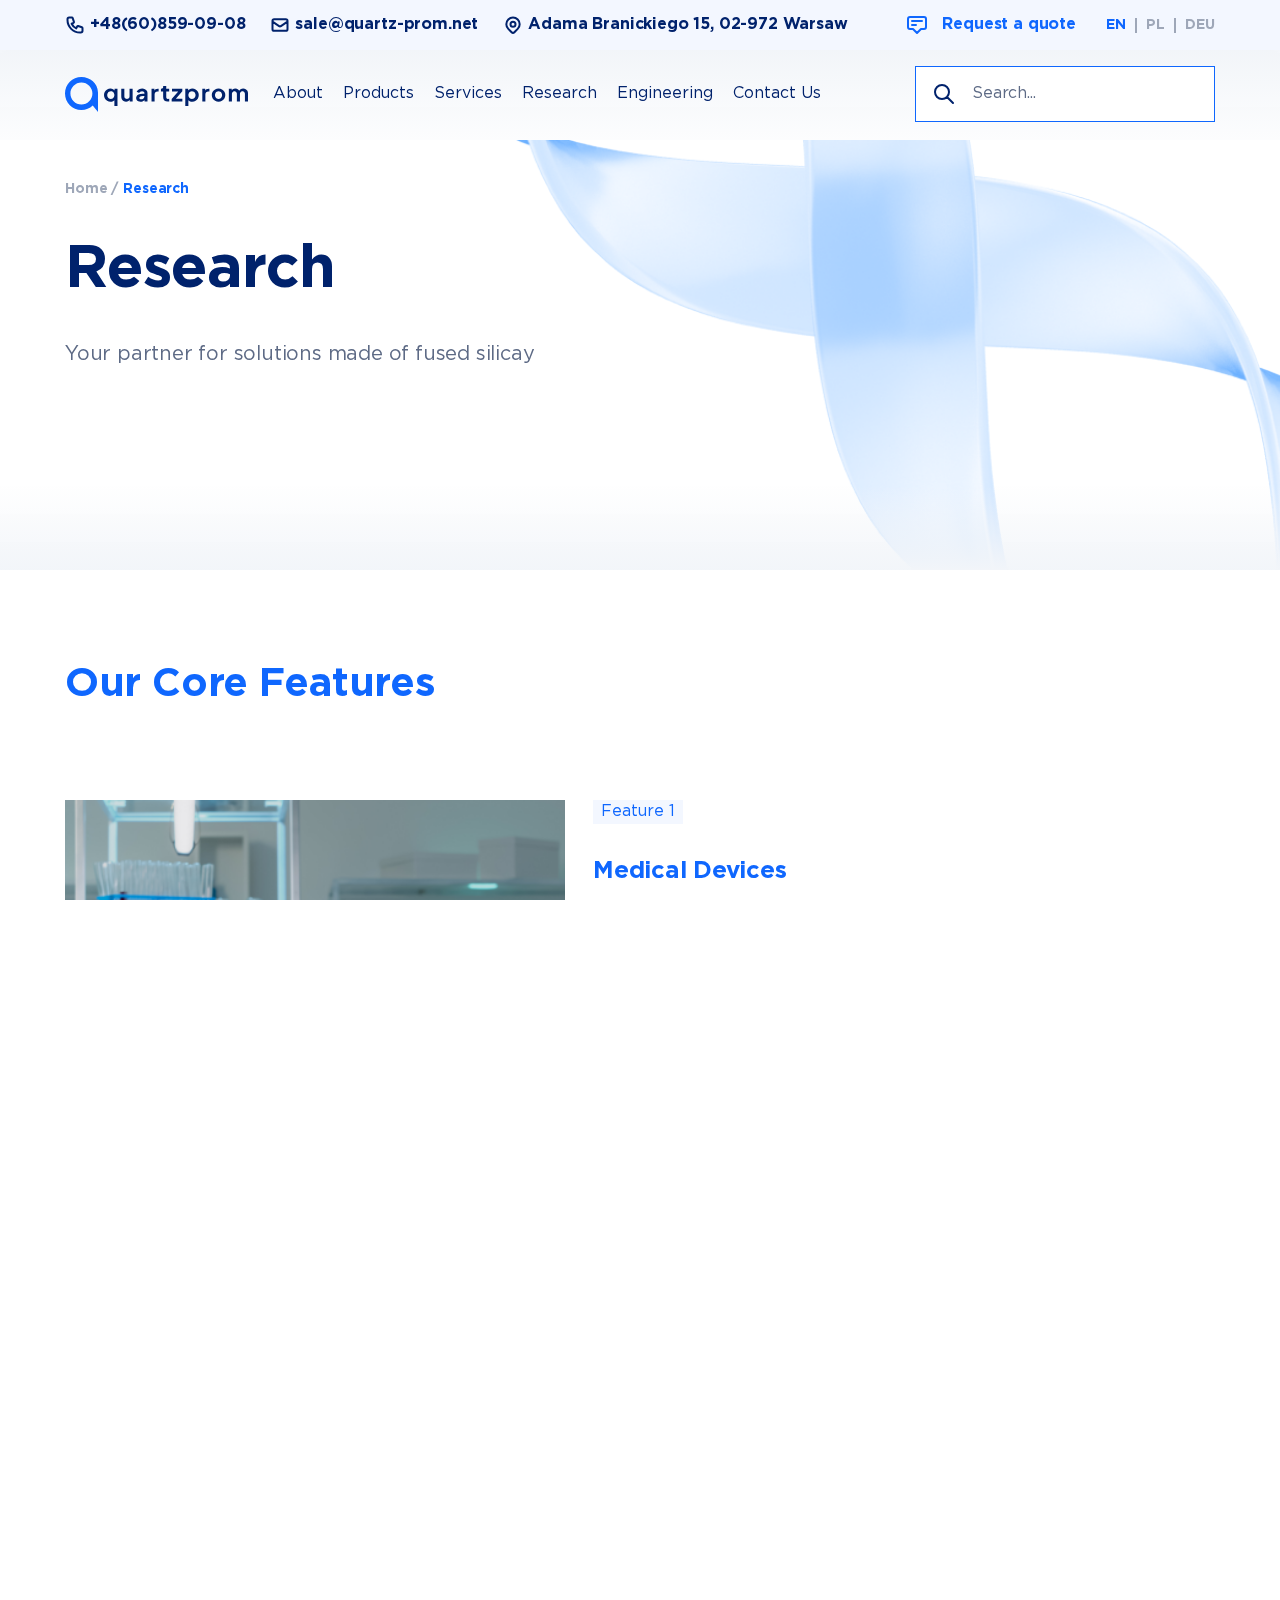
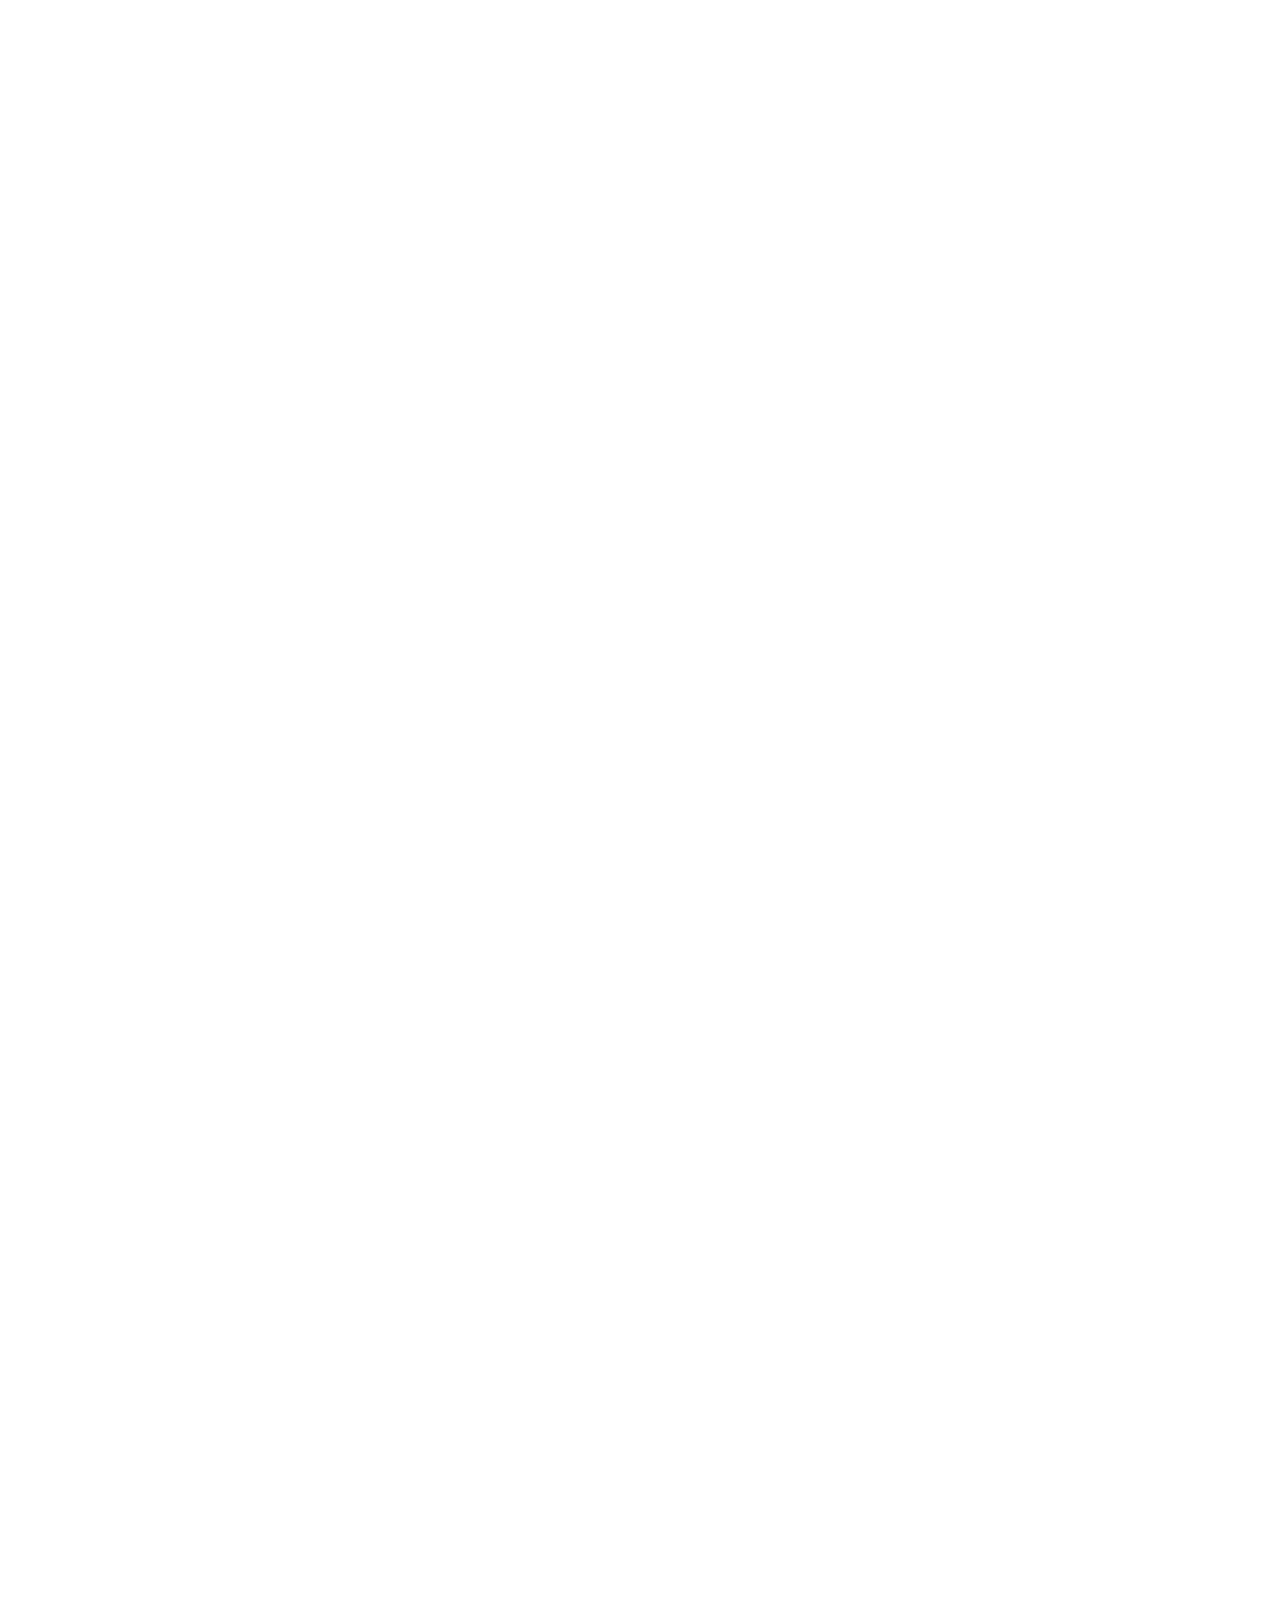
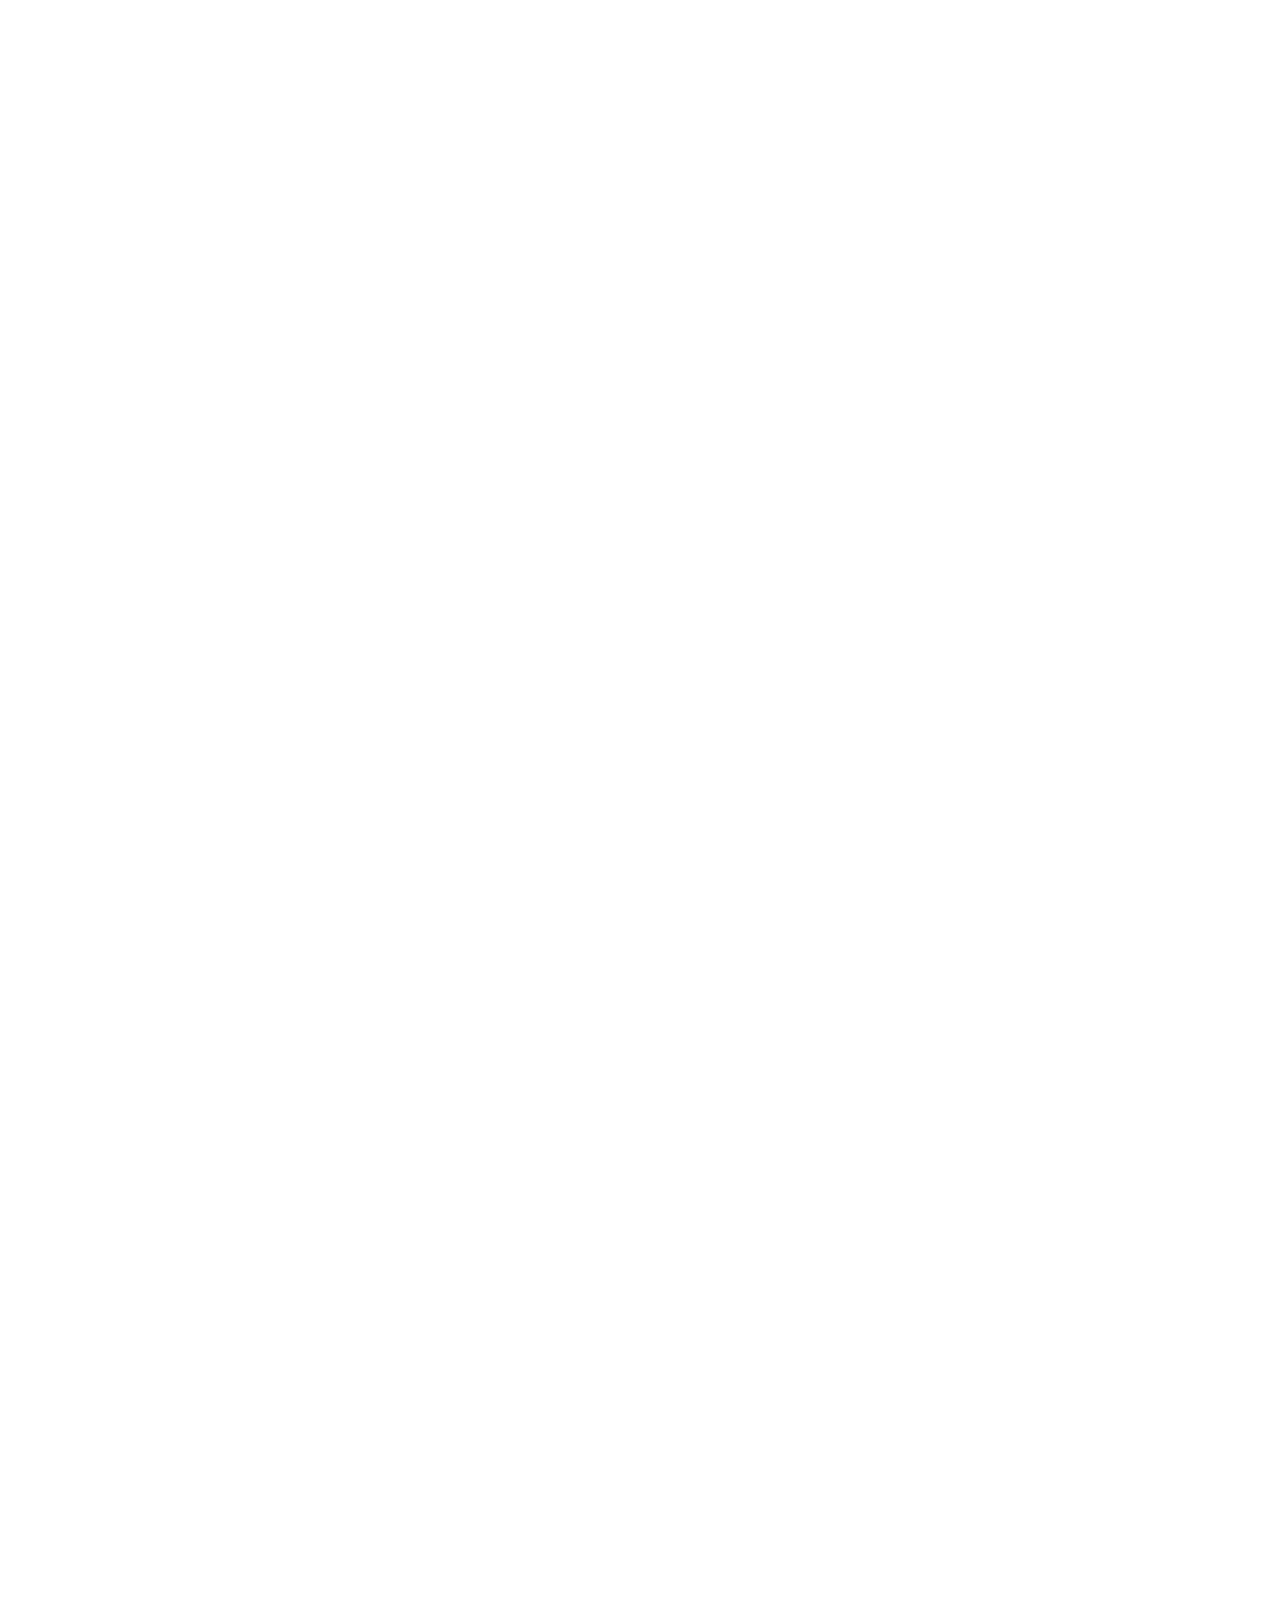
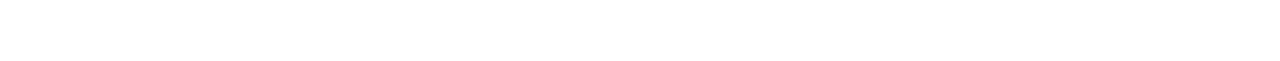
<file: research.html>
<!DOCTYPE html>
<html lang="ru">

	<head>

		<meta charset="utf-8">

		<title>Technological edge through quartz glass</title>
		<meta name="description" content="">

		<meta http-equiv="X-UA-Compatible" content="IE=edge">
		<meta name="viewport" content="width=device-width, initial-scale=1, maximum-scale=1">

		<meta property="og:image" content="path/to/image.jpg">
		<link rel="shortcut icon" href="img/favicon/favicon.ico" type="image/x-icon">
		<link rel="apple-touch-icon" href="img/favicon/apple-touch-icon.png">
		<link rel="apple-touch-icon" sizes="72x72" href="img/favicon/apple-touch-icon-72x72.png">
		<link rel="apple-touch-icon" sizes="114x114" href="img/favicon/apple-touch-icon-114x114.png">

		<!-- Chrome, Firefox OS and Opera -->
		<meta name="theme-color" content="#000">
		<!-- Windows Phone -->
		<meta name="msapplication-navbutton-color" content="#000">
		<!-- iOS Safari -->
		<meta name="apple-mobile-web-app-status-bar-style" content="#000">

		<link rel="stylesheet" href="css/main.min.css">

		<style>
			:root {
				--mainHeader: url(img/main-bg.png);
				--mainActivity: url(img/activity/bg.png);
				--menu-BG: url(img/menu-BG.png);
				--form_bg: url(img/fomr-BG.png);
				--mainHeaderAbout: url(img/about/bg-head.png);
				--mainHeaderServices: url(img/services/bg.png);
				--mainHeaderResearch: url(img/research/bg.png);
			}
			@media (max-width : 992px){
				:root {
					--mainActivity: url(img/activity/bg_mob.png);
					--form_bg: url(img/fomr-BG_mob.png);
				}
			}
			@media (max-width : 768px){
				:root {
					--mainHeader: url(img/main-bg_mob.png);
				}
			}
			@media (max-width : 480px){
				:root {
					--form_bg: url(img/fomr-BG_mob2.png);
					--mainHeaderAbout: url(img/about/bg-head_mob.png);
				}
			}
		</style>

	</head>

	<body class="page page--services">

		<div class="main--wrapper">
			<header class="header">
				<div class="header--top">
					<div class="container">
						<div class="row">
							<div class="header--top__wrapper">
								<div class="header--top__contacts">
									<a href="tel:+48(60)859-09-08" class="phone">
										<svg width="20" height="20" viewBox="0 0 20 20" fill="none" xmlns="http://www.w3.org/2000/svg">
											<path d="M2.5 4.16667C2.5 3.24619 3.24619 2.5 4.16667 2.5H6.89937C7.25806 2.5 7.57651 2.72953 7.68994 3.06981L8.93811 6.81434C9.06926 7.20777 8.89115 7.63776 8.52022 7.82322L6.63917 8.76375C7.55771 10.801 9.19898 12.4423 11.2363 13.3608L12.1768 11.4798C12.3622 11.1088 12.7922 10.9307 13.1857 11.0619L16.9302 12.3101C17.2705 12.4235 17.5 12.7419 17.5 13.1006V15.8333C17.5 16.7538 16.7538 17.5 15.8333 17.5H15C8.09644 17.5 2.5 11.9036 2.5 5V4.16667Z" stroke="#00226C" stroke-width="2" stroke-linecap="round" stroke-linejoin="round"/>
										</svg>
										<span>+48(60)859-09-08</span>
									</a>
									<a href="mailto:sale@quartz-prom.net" class="mail">
										<svg width="20" height="20" viewBox="0 0 20 20" fill="none" xmlns="http://www.w3.org/2000/svg">
											<path d="M2.5 6.66675L9.0755 11.0504C9.63533 11.4236 10.3647 11.4236 10.9245 11.0504L17.5 6.66675M4.16667 15.8334H15.8333C16.7538 15.8334 17.5 15.0872 17.5 14.1667V5.83341C17.5 4.91294 16.7538 4.16675 15.8333 4.16675H4.16667C3.24619 4.16675 2.5 4.91294 2.5 5.83341V14.1667C2.5 15.0872 3.24619 15.8334 4.16667 15.8334Z" stroke="#00226C" stroke-width="2" stroke-linecap="round" stroke-linejoin="round"/>
										</svg>
										<span>sale@quartz-prom.net</span>
									</a>
									<a target="_blank" href="https://www.google.com/maps/place/POL-AQUA+SA,+Adama+Branickiego+15,+02-972+Warszawa,+%D0%9F%D0%BE%D0%BB%D1%8C%D1%88%D0%B0/data=!4m2!3m1!1s0x47192d68e232de05:0x8832059d2bc59b72?sa=X&ved=2ahUKEwikmKC6rvqCAxXrVfEDHcFUD90Q8gF6BAgSEAA" class="mail">
										<svg width="20" height="20" viewBox="0 0 20 20" fill="none" xmlns="http://www.w3.org/2000/svg">
											<path d="M14.714 13.8807C13.9864 14.6083 12.5188 16.0758 11.4134 17.1813C10.6323 17.9624 9.36751 17.9623 8.58646 17.1813C7.50084 16.0957 6.06038 14.6552 5.28587 13.8807C2.68238 11.2772 2.68238 7.05612 5.28587 4.45262C7.88937 1.84913 12.1105 1.84913 14.714 4.45262C17.3175 7.05612 17.3175 11.2772 14.714 13.8807Z" stroke="#00226C" stroke-width="2" stroke-linecap="round" stroke-linejoin="round"/>
											<path d="M12.4999 9.16667C12.4999 10.5474 11.3806 11.6667 9.99992 11.6667C8.61921 11.6667 7.49992 10.5474 7.49992 9.16667C7.49992 7.78596 8.61921 6.66667 9.99992 6.66667C11.3806 6.66667 12.4999 7.78596 12.4999 9.16667Z" stroke="#00226C" stroke-width="2" stroke-linecap="round" stroke-linejoin="round"/>
										</svg>
										<span>Adama Branickiego 15, 02-972 Warsaw</span>
									</a>
								</div>
								<div class="header--top__right">
									<button class="requestAquote open--requestAquote">
										<svg width="24" height="24" viewBox="0 0 24 24" fill="none" xmlns="http://www.w3.org/2000/svg">
											<path d="M7 8H17M7 12H11M12 20L8 16H5C3.89543 16 3 15.1046 3 14V6C3 4.89543 3.89543 4 5 4H19C20.1046 4 21 4.89543 21 6V14C21 15.1046 20.1046 16 19 16H16L12 20Z" stroke="#0F67FE" stroke-width="2" stroke-linecap="round" stroke-linejoin="round"/>
										</svg>
										<span>Request a quote</span>
									</button>
									<ul class="header--top__language">
										<li class="current-lang"><a href="#">EN</a></li>
										<li class="lang-item"><a href="#">PL</a></li>
										<li class="lang-item"><a href="#">DEU</a></li>
									</ul>
								</div>
							</div>
						</div>
					</div>
				</div>
				<div class="header--bottom">
					<div class="container">
						<div class="row">
							<div class="header--bottom__wrapper">
								<a href="index.html" class="header--bottom__logo">
									<img src="img/logo.svg" alt="quartzprom - Technological edge through quartz glass">
								</a>
								<ul class="menu">
									<li><a href="#">About</a></li>
									<li><a href="#">Products </a></li>
									<li><a href="#">Services</a></li>
									<li><a href="#">Research</a></li>
									<li><a href="#">Engineering</a></li>
									<li><a href="#">Contact Us</a></li>
								</ul>
								<form action="#" class="search">
									<svg width="24" height="24" viewBox="0 0 24 24" fill="none" xmlns="http://www.w3.org/2000/svg">
										<path d="M21 21L15 15M17 10C17 13.866 13.866 17 10 17C6.13401 17 3 13.866 3 10C3 6.13401 6.13401 3 10 3C13.866 3 17 6.13401 17 10Z" stroke="#00226C" stroke-width="2" stroke-linecap="round" stroke-linejoin="round"/>
									</svg>
									<input type="text" placeholder="Search...">
								</form>
								<button class="menu--burger">
									<strong>Menu</strong>
									<div class="menu--burger__wrapper">
										<span></span><span></span><span></span>
									</div>
								</button>
							</div>
						</div>
					</div>
				</div>
			</header>

			<div class="menu--mobile" style="background-image: var(--menu-BG);">
				<div class="menu--mobile__wrapper">
					<div class="menu--mobile__top">
						<ul class="header--top__language">
							<li class="current-lang"><a href="#">EN</a></li>
							<li class="lang-item"><a href="#">PL</a></li>
							<li class="lang-item"><a href="#">DEU</a></li>
						</ul>
						<button class="search--button">
							<svg width="24" height="24" viewBox="0 0 24 24" fill="none" xmlns="http://www.w3.org/2000/svg">
								<path d="M21 21L15 15M17 10C17 13.866 13.866 17 10 17C6.13401 17 3 13.866 3 10C3 6.13401 6.13401 3 10 3C13.866 3 17 6.13401 17 10Z" stroke="#00226C" stroke-width="2" stroke-linecap="round" stroke-linejoin="round"/>
							</svg>
						</button>
						<form action="#" class="search">
							<svg width="24" height="24" viewBox="0 0 24 24" fill="none" xmlns="http://www.w3.org/2000/svg">
								<path d="M21 21L15 15M17 10C17 13.866 13.866 17 10 17C6.13401 17 3 13.866 3 10C3 6.13401 6.13401 3 10 3C13.866 3 17 6.13401 17 10Z" stroke="#00226C" stroke-width="2" stroke-linecap="round" stroke-linejoin="round"/>
							</svg>
							<input type="text" placeholder="Search...">
						</form>
						<button class="menu--burger">
							<strong>Menu</strong>
							<div class="menu--burger__wrapper">
								<span></span><span></span><span></span>
							</div>
						</button>
					</div>
					<div class="menu--mobile__bottom">
						<div class="menu--mobile__bottom--left">
							<ul class="menu menu--mobile__inner">
								<li><a href="#1">About</a></li>
								<li>
									<a href="#">Products </a>
									<ul class="sub-menu">
										<li><a href="#32">Optical windows</a></li>
										<li><a href="#123">Prisms</a></li>
										<li><a href="#123">Optical filters & coatings</a></li>
										<li><a href="#123">Optical mirrors</a></li>
										<li><a href="#123">IR & Laser optical components</a></li>
										<li><a href="#123">UV optics</a></li>
										<li><a href="#123">Optical windows</a></li>
										<li><a href="#12">Prisms</a></li>
										<li><a href="#2">Optical filters & coatings</a></li>
										<li><a href="#123">Optical mirrors</a></li>
									</ul>
								</li>
								<li><a href="#2">Services</a></li>
								<li><a href="#3">Research</a></li>
								<li><a href="#4">Engineering</a></li>
								<li><a href="#5">Contact Us</a></li>
							</ul>
							<div class="social">
								<a href="#">
									<svg width="32" height="32" viewBox="0 0 32 32" fill="none" xmlns="http://www.w3.org/2000/svg">
										<path d="M29.3332 16.0807C29.3332 8.67184 23.3643 2.6665 15.9998 2.6665C8.63539 2.6665 2.6665 8.67184 2.6665 16.0807C2.6665 22.7776 7.54117 28.327 13.9163 29.3332V19.959H10.5314V16.0798H13.9163V13.1252C13.9163 9.76339 15.9065 7.90562 18.9527 7.90562C20.4105 7.90562 21.9376 8.16784 21.9376 8.16784V11.4692H20.2549C18.599 11.4692 18.0834 12.5038 18.0834 13.5652V16.0807H21.7812L21.1901 19.9581H18.0834V29.3332C24.4585 28.327 29.3332 22.7776 29.3332 16.0807Z" fill="#9EA7B8"/>
									</svg>
								</a>
								<a href="#">
									<svg width="32" height="32" viewBox="0 0 32 32" fill="none" xmlns="http://www.w3.org/2000/svg">
										<path fill-rule="evenodd" clip-rule="evenodd" d="M26.3892 7.21961C27.536 7.52769 28.4431 8.43485 28.7512 9.58161C29.3161 11.6698 29.3332 16.0001 29.3332 16.0001C29.3332 16.0001 29.3332 20.3476 28.7683 22.4186C28.4603 23.5654 27.5531 24.4725 26.4063 24.7806C24.3353 25.3454 15.9998 25.3454 15.9998 25.3454C15.9998 25.3454 7.66436 25.3454 5.59333 24.7806C4.44656 24.4725 3.53942 23.5654 3.23133 22.4186C2.6665 20.3304 2.6665 16.0001 2.6665 16.0001C2.6665 16.0001 2.6665 11.6698 3.21421 9.59873C3.5223 8.45196 4.42945 7.54482 5.57622 7.23673C7.64725 6.6719 15.9827 6.65479 15.9827 6.65479C15.9827 6.65479 24.3182 6.65479 26.3892 7.21961ZM20.2446 16.0001L13.3297 20.0052V11.995L20.2446 16.0001Z" fill="#9EA7B8"/>
									</svg>
								</a>
								<a href="#">
									<svg width="32" height="32" viewBox="0 0 32 32" fill="none" xmlns="http://www.w3.org/2000/svg">
										<path fill-rule="evenodd" clip-rule="evenodd" d="M16 4C12.7408 4 12.3328 4.0136 11.0528 4.072C9.7752 4.1304 8.9024 4.3336 8.1392 4.6304C7.3392 4.9312 6.6136 5.4032 6.0136 6.0144C5.40338 6.61371 4.93109 7.3388 4.6296 8.1392C4.3344 8.9024 4.1304 9.776 4.072 11.0536C4.0144 12.3328 4 12.74 4 16C4 19.26 4.0136 19.6672 4.072 20.9472C4.1304 22.2248 4.3336 23.0976 4.6304 23.8608C4.9312 24.6608 5.4032 25.3864 6.0144 25.9864C6.61372 26.5966 7.33881 27.0689 8.1392 27.3704C8.9024 27.6664 9.7752 27.8696 11.0528 27.928C12.3328 27.9864 12.7408 28 16 28C19.2592 28 19.6672 27.9864 20.9472 27.928C22.2248 27.8696 23.0976 27.6664 23.8608 27.3696C24.6608 27.0688 25.3864 26.5968 25.9864 25.9856C26.5966 25.3863 27.0689 24.6612 27.3704 23.8608C27.6664 23.0976 27.8696 22.2248 27.928 20.9472C27.9864 19.6672 28 19.2592 28 16C28 12.7408 27.9864 12.3328 27.928 11.0528C27.8696 9.7752 27.6664 8.9024 27.3696 8.1392C27.0683 7.33845 26.596 6.61306 25.9856 6.0136C25.3863 5.40338 24.6612 4.93109 23.8608 4.6296C23.0976 4.3344 22.224 4.1304 20.9464 4.072C19.6672 4.0144 19.26 4 16 4ZM16 6.1624C19.204 6.1624 19.584 6.1744 20.8496 6.232C22.0192 6.2856 22.6544 6.48 23.0776 6.6456C23.6376 6.8624 24.0376 7.1232 24.4576 7.5424C24.8776 7.9624 25.1376 8.3624 25.3544 8.9224C25.5192 9.3456 25.7144 9.9808 25.768 11.1504C25.8256 12.416 25.8376 12.796 25.8376 16C25.8376 19.204 25.8256 19.584 25.768 20.8496C25.7144 22.0192 25.52 22.6544 25.3544 23.0776C25.1623 23.5988 24.8559 24.0704 24.4576 24.4576C24.0705 24.856 23.5989 25.1624 23.0776 25.3544C22.6544 25.5192 22.0192 25.7144 20.8496 25.768C19.584 25.8256 19.2048 25.8376 16 25.8376C12.7952 25.8376 12.416 25.8256 11.1504 25.768C9.9808 25.7144 9.3456 25.52 8.9224 25.3544C8.40116 25.1623 7.92961 24.8559 7.5424 24.4576C7.14414 24.0704 6.8377 23.5988 6.6456 23.0776C6.4808 22.6544 6.2856 22.0192 6.232 20.8496C6.1744 19.584 6.1624 19.204 6.1624 16C6.1624 12.796 6.1744 12.416 6.232 11.1504C6.2856 9.9808 6.48 9.3456 6.6456 8.9224C6.8624 8.3624 7.1232 7.9624 7.5424 7.5424C7.92955 7.14404 8.40113 6.83758 8.9224 6.6456C9.3456 6.4808 9.9808 6.2856 11.1504 6.232C12.416 6.1744 12.796 6.1624 16 6.1624Z" fill="#9EA7B8"/>
										<path fill-rule="evenodd" clip-rule="evenodd" d="M16 20.0042C15.4742 20.0042 14.9536 19.9006 14.4678 19.6994C13.982 19.4982 13.5406 19.2033 13.1688 18.8315C12.797 18.4597 12.502 18.0183 12.3008 17.5325C12.0996 17.0467 11.996 16.526 11.996 16.0002C11.996 15.4744 12.0996 14.9537 12.3008 14.4679C12.502 13.9822 12.797 13.5408 13.1688 13.169C13.5406 12.7971 13.982 12.5022 14.4678 12.301C14.9536 12.0998 15.4742 11.9962 16 11.9962C17.062 11.9962 18.0804 12.4181 18.8313 13.169C19.5822 13.9198 20.004 14.9383 20.004 16.0002C20.004 17.0621 19.5822 18.0806 18.8313 18.8315C18.0804 19.5824 17.062 20.0042 16 20.0042ZM16 9.83221C14.3642 9.83221 12.7953 10.482 11.6386 11.6388C10.4819 12.7955 9.83203 14.3644 9.83203 16.0002C9.83203 17.6361 10.4819 19.2049 11.6386 20.3616C12.7953 21.5184 14.3642 22.1682 16 22.1682C17.6359 22.1682 19.2047 21.5184 20.3615 20.3616C21.5182 19.2049 22.168 17.6361 22.168 16.0002C22.168 14.3644 21.5182 12.7955 20.3615 11.6388C19.2047 10.482 17.6359 9.83221 16 9.83221ZM23.9624 9.72021C23.9624 10.1069 23.8088 10.4777 23.5354 10.7512C23.262 11.0246 22.8911 11.1782 22.5044 11.1782C22.1177 11.1782 21.7469 11.0246 21.4735 10.7512C21.2 10.4777 21.0464 10.1069 21.0464 9.72021C21.0464 9.33352 21.2 8.96267 21.4735 8.68925C21.7469 8.41582 22.1177 8.26221 22.5044 8.26221C22.8911 8.26221 23.262 8.41582 23.5354 8.68925C23.8088 8.96267 23.9624 9.33352 23.9624 9.72021Z" fill="#9EA7B8"/>
									</svg>
								</a>
								<a href="#">
									<svg width="32" height="32" viewBox="0 0 32 32" fill="none" xmlns="http://www.w3.org/2000/svg">
										<path d="M28 5.76471V26.2353C28 26.7033 27.8141 27.1522 27.4831 27.4831C27.1522 27.8141 26.7033 28 26.2353 28H5.76471C5.29668 28 4.84782 27.8141 4.51687 27.4831C4.18592 27.1522 4 26.7033 4 26.2353V5.76471C4 5.29668 4.18592 4.84782 4.51687 4.51687C4.84782 4.18592 5.29668 4 5.76471 4H26.2353C26.7033 4 27.1522 4.18592 27.4831 4.51687C27.8141 4.84782 28 5.29668 28 5.76471ZM11.0588 13.1765H7.52941V24.4706H11.0588V13.1765ZM11.3765 9.29412C11.3783 9.02715 11.3276 8.76242 11.2271 8.51506C11.1267 8.2677 10.9785 8.04255 10.791 7.85246C10.6036 7.66237 10.3805 7.51107 10.1346 7.4072C9.88861 7.30332 9.62462 7.24891 9.35765 7.24706H9.29412C8.7512 7.24706 8.23053 7.46273 7.84663 7.84663C7.46273 8.23053 7.24706 8.7512 7.24706 9.29412C7.24706 9.83703 7.46273 10.3577 7.84663 10.7416C8.23053 11.1255 8.7512 11.3412 9.29412 11.3412C9.56111 11.3477 9.82678 11.3016 10.0759 11.2055C10.3251 11.1094 10.5529 10.9651 10.7463 10.7809C10.9396 10.5967 11.0948 10.3762 11.203 10.132C11.3111 9.88775 11.3701 9.62464 11.3765 9.35765V9.29412ZM24.4706 17.6094C24.4706 14.2141 22.3106 12.8941 20.1647 12.8941C19.4621 12.8589 18.7626 13.0086 18.1358 13.3281C17.5091 13.6477 16.9771 14.126 16.5929 14.7153H16.4941V13.1765H13.1765V24.4706H16.7059V18.4635C16.6549 17.8483 16.8487 17.2378 17.2452 16.7646C17.6417 16.2915 18.2089 15.9939 18.8235 15.9365H18.9576C20.08 15.9365 20.9129 16.6424 20.9129 18.4212V24.4706H24.4424L24.4706 17.6094Z" fill="#9EA7B8"/>
									</svg>
								</a>
							</div>
						</div>
						<div class="menu--mobile__bottom--right">
							<button class="requestAquote open--requestAquote">
								<svg width="24" height="24" viewBox="0 0 24 24" fill="none" xmlns="http://www.w3.org/2000/svg">
									<path d="M7 8H17M7 12H11M12 20L8 16H5C3.89543 16 3 15.1046 3 14V6C3 4.89543 3.89543 4 5 4H19C20.1046 4 21 4.89543 21 6V14C21 15.1046 20.1046 16 19 16H16L12 20Z" stroke="#0F67FE" stroke-width="2" stroke-linecap="round" stroke-linejoin="round"/>
								</svg>
								<span>Request a quote</span>
							</button>
							<div class="header--top__contacts">
								<a href="tel:+48(60)859-09-08" class="phone">
									<svg width="20" height="20" viewBox="0 0 20 20" fill="none" xmlns="http://www.w3.org/2000/svg">
										<path d="M2.5 4.16667C2.5 3.24619 3.24619 2.5 4.16667 2.5H6.89937C7.25806 2.5 7.57651 2.72953 7.68994 3.06981L8.93811 6.81434C9.06926 7.20777 8.89115 7.63776 8.52022 7.82322L6.63917 8.76375C7.55771 10.801 9.19898 12.4423 11.2363 13.3608L12.1768 11.4798C12.3622 11.1088 12.7922 10.9307 13.1857 11.0619L16.9302 12.3101C17.2705 12.4235 17.5 12.7419 17.5 13.1006V15.8333C17.5 16.7538 16.7538 17.5 15.8333 17.5H15C8.09644 17.5 2.5 11.9036 2.5 5V4.16667Z" stroke="#00226C" stroke-width="2" stroke-linecap="round" stroke-linejoin="round"/>
									</svg>
									<span>+48(60)859-09-08</span>
								</a>
								<a href="mailto:sale@quartz-prom.net" class="mail">
									<svg width="20" height="20" viewBox="0 0 20 20" fill="none" xmlns="http://www.w3.org/2000/svg">
										<path d="M2.5 6.66675L9.0755 11.0504C9.63533 11.4236 10.3647 11.4236 10.9245 11.0504L17.5 6.66675M4.16667 15.8334H15.8333C16.7538 15.8334 17.5 15.0872 17.5 14.1667V5.83341C17.5 4.91294 16.7538 4.16675 15.8333 4.16675H4.16667C3.24619 4.16675 2.5 4.91294 2.5 5.83341V14.1667C2.5 15.0872 3.24619 15.8334 4.16667 15.8334Z" stroke="#00226C" stroke-width="2" stroke-linecap="round" stroke-linejoin="round"/>
									</svg>
									<span>sale@quartz-prom.net</span>
								</a>
								<a target="_blank" href="https://www.google.com/maps/place/POL-AQUA+SA,+Adama+Branickiego+15,+02-972+Warszawa,+%D0%9F%D0%BE%D0%BB%D1%8C%D1%88%D0%B0/data=!4m2!3m1!1s0x47192d68e232de05:0x8832059d2bc59b72?sa=X&ved=2ahUKEwikmKC6rvqCAxXrVfEDHcFUD90Q8gF6BAgSEAA" class="mail">
									<svg width="20" height="20" viewBox="0 0 20 20" fill="none" xmlns="http://www.w3.org/2000/svg">
										<path d="M14.714 13.8807C13.9864 14.6083 12.5188 16.0758 11.4134 17.1813C10.6323 17.9624 9.36751 17.9623 8.58646 17.1813C7.50084 16.0957 6.06038 14.6552 5.28587 13.8807C2.68238 11.2772 2.68238 7.05612 5.28587 4.45262C7.88937 1.84913 12.1105 1.84913 14.714 4.45262C17.3175 7.05612 17.3175 11.2772 14.714 13.8807Z" stroke="#00226C" stroke-width="2" stroke-linecap="round" stroke-linejoin="round"/>
										<path d="M12.4999 9.16667C12.4999 10.5474 11.3806 11.6667 9.99992 11.6667C8.61921 11.6667 7.49992 10.5474 7.49992 9.16667C7.49992 7.78596 8.61921 6.66667 9.99992 6.66667C11.3806 6.66667 12.4999 7.78596 12.4999 9.16667Z" stroke="#00226C" stroke-width="2" stroke-linecap="round" stroke-linejoin="round"/>
									</svg>
									<span>Adama Branickiego 15, 02-972 Warsaw</span>
								</a>
							</div>
						</div>
					</div>
				</div>
			</div>

			<main class="main research">
				<section class="main--header research--header" style="background-image: var(--mainHeaderResearch);">
					<div class="container">
						<div class="row">
							<ul class="breadcrumbs">
								<li><a href="index.html">Home /</a></li>
								<li><span>Research</span></li>
							</ul>
							<h1 class="h1">Research</h1>
							<div class="text--xl">
								Your partner for solutions made of fused silicay
							</div>
						</div>
					</div>
				</section>
				<section class="research--features section">
					<div class="container">
						<div class="row">
							<div class="h2 color--accent">Our Core Features</div>
							<div class="research--features__wrapper">
								<div class="research--features__item">
									<div class="research--features__item--image">
										<img srcset="img/research/features/1_tab.png 992w, img/research/features/1_mob.png 480w" src="img/research/features/1.png" alt="#">
									</div>
									<div class="research--features__item--info">
										<div class="research--features__item--tag">Feature 1</div>
										<div class="h3 color--accent">Medical Devices</div>
										<div class="text--lg">
											Throughout the healthcare industry, medical devices benefit from SCHOTT technology, components and customized glass
											products, from optimizing surgical tools and facilitating photodynamic therapy to protecting delicate electronics.
										</div>
										<div class="research--features__item--list">
											<div class="research--features__item--block">
												<div class="about--working__item--icon">
													<img src="img/research/features/check.svg">
												</div>
												<div class="text--sm">Tight geometric tolerances</div>
											</div>
											<div class="research--features__item--block">
												<div class="about--working__item--icon">
													<img src="img/research/features/check.svg">
												</div>
												<div class="text--sm">Multiple glass types</div>
											</div>
										</div>
										<a href="#" class="button">Learn more</a>
									</div>
								</div>
								<div class="research--features__item">
									<div class="research--features__item--image">
										<img srcset="img/research/features/2_tab.png 992w, img/research/features/2_mob.png 480w" src="img/research/features/2.png" alt="#">
									</div>
									<div class="research--features__item--info">
										<div class="research--features__item--tag">Feature 2</div>
										<div class="h3 color--accent">Metrology</div>
										<div class="text--lg">
											The science of measurement is vital to many industries, and advanced optics and lighting are integral to its precision
											and reliability. Quaetzprom’s broad range of products continues to offer
										</div>
										<div class="research--features__item--list">
											<div class="research--features__item--block">
												<div class="about--working__item--icon">
													<img src="img/research/features/check.svg">
												</div>
												<div class="text--sm">Tight geometric tolerances</div>
											</div>
											<div class="research--features__item--block">
												<div class="about--working__item--icon">
													<img src="img/research/features/check.svg">
												</div>
												<div class="text--sm">Multiple glass types</div>
											</div>
										</div>
										<a href="#" class="button">Learn more</a>
									</div>
								</div>
								<div class="research--features__item">
									<div class="research--features__item--image">
										<img srcset="img/research/features/3_tab.png 992w, img/research/features/3_mob.png 480w" src="img/research/features/3.png" alt="#">
									</div>
									<div class="research--features__item--info">
										<div class="research--features__item--tag">Feature 3</div>
										<div class="h3 color--accent">Machine Vision</div>
										<div class="text--lg">
											The modern consumer is demanding more advanced features in their cameras and smartphones, and for those manufacturing
											this technology, Quaetzprom delivers high-grade lenses and cutoff filters for optimum imaging performance.
										</div>
										<div class="research--features__item--list">
											<div class="research--features__item--block">
												<div class="about--working__item--icon">
													<img src="img/research/features/check.svg">
												</div>
												<div class="text--sm">Tight geometric tolerances</div>
											</div>
											<div class="research--features__item--block">
												<div class="about--working__item--icon">
													<img src="img/research/features/check.svg">
												</div>
												<div class="text--sm">Multiple glass types</div>
											</div>
										</div>
										<a href="#" class="button">Learn more</a>
									</div>
								</div>
							</div>
						</div>
					</div>
				</section>
				<div class="products--info section">
					<div class="container">
						<div class="row">
							<div class="products--info__block">
								<div class="h3">OPTICAL CRYSTALS</div>
								<p class="text--lg">
									Optical crystals are mainly grown in laboratories and therefore are called synthetic crystals, in opposition to
									natural crystals that can be found directly in the nature.
									<br><br>
									Each type of crystal shows specific optical properties, that leads to active modification of light that is passing
									through them.
									These above characteristics are the reason why they are useful in many different photonics applications.
								</p>
							</div>
							<div class="products--info__block">
								<div class="h3">TWO MAIN OPTICAL CRYSTALS TYPES</div>
								<p class="text--lg">
									Two main type of light modification can be sort out of optical crystals that correspond to two main crystal types:
								</p>
							</div>
							<div class="products--info__block">
								<div class="h3">Laser crystals</div>
								<p class="text--lg">
									Laser crystals, are synthetic crystals specially design to be used in Laser. They are an optical gain medium,
									meaning crystals will amplify light going through it. Due to their good thermal dissipation characteristics, they
									are able to cope with the high power generated by lasers.
									<br><br>
									Laser crystals are widely used in diode pumping lasers, as an amplifier of the diode output light.
									Most current laser crystals includes : nd:YAG, Ti:Sapphire and Er:YAG.
									<br><br>
									Naming of the crystal follow below pattern :
								</p>
							</div>
						</div>
					</div>
				</div>
				<div class="main--form section" style="background-image: var(--form_bg);">
					<div class="container">
						<div class="row">
							<div class="h1">Get In Touch.</div>
							<form action="#">
								<div class="main--form__block">
									<label>Full Name<span class="color--accent">*</span></label>
									<span class="wpcf7-form-control-wrap" data-name="fio">
										<input size="40" class="wpcf7-form-control wpcf7-text wpcf7-validates-as-required" id="fio" aria-required="true" aria-invalid="false" placeholder="Enter your name..." value="" type="text" name="fio">
									</span>
								</div>
								<div class="main--form__block">
									<label>Job Position</label>
									<span class="wpcf7-form-control-wrap" data-name="job">
										<input size="40" class="wpcf7-form-control wpcf7-text" id="job" aria-invalid="false" placeholder="Enter your job position..." value="" type="text" name="job">
									</span>
								</div>
								<div class="main--form__block">
									<label>Email Address<span class="color--accent">*</span></label>
									<span class="wpcf7-form-control-wrap" data-name="email">
										<input size="40" class="wpcf7-form-control wpcf7-email wpcf7-text wpcf7-validates-as-email" id="email" aria-invalid="false" placeholder="Enter your email address..." value="" type="email" name="email">
									</span>
								</div>
								<div class="main--form__block">
									<label>Phone Number <span class="color--accent">*</span></label>
									<span class="wpcf7-form-control-wrap" data-name="tel">
										<input size="40" class="wpcf7-form-control wpcf7-tel wpcf7-validates-as-required wpcf7-text wpcf7-validates-as-tel" id="tel" aria-required="true" aria-invalid="false" placeholder="Enter your phone number..." value="" type="tel" name="tel">
									</span>
								</div>
								<div class="main--form__block">
									<label>Message</label>
									<span class="wpcf7-form-control-wrap" data-name="textarea">
										<textarea cols="40" rows="10" class="wpcf7-form-control wpcf7-textarea" id="textarea" aria-invalid="false" placeholder="Enter your message as clear as possible..." name="textarea"></textarea>
									</span>
								</div>
								<div class="main--form__footer">
									<div class="main--form__check">
										<input type="checkbox" class="custom-checkbox" id="check1" name="check1" value="yes">
										<label class="check" for="check1"><span>I have agreed to the <a href="#">Terms & Conditions</a></span></label>
									</div>
									<div class="main--form__button">
										<button class="button wpcf7-form-control wpcf7-submit" type="submit">
											<span>Submit Form</span>
											<svg width="24" height="25" viewBox="0 0 24 25" fill="none" xmlns="http://www.w3.org/2000/svg">
												<g clip-path="url(#clip0_122_6058)">
													<path d="M8.59 7.91L13.17 12.5L8.59 17.09L10 18.5L16 12.5L10 6.5L8.59 7.91Z" fill="white"/>
												</g>
												<defs>
													<clipPath id="clip0_122_6058">
														<rect width="24" height="24" fill="white" transform="translate(24 24.5) rotate(-180)"/>
													</clipPath>
												</defs>
											</svg>
												
										</button>
									</div>
								</div>
							</form>
						</div>
					</div>
				</div>
			</main>

			<footer class="footer">
				<div class="container">
					<div class="row">
						<div class="footer--wrapper" style="background-image: url(img/footer-logoA.png);">
							<div class="footer--top">
								<div class="footer--top__block footer--top__left">
									<div class="footer--top__block--logo">
										<img src="img/logo-footer.svg" alt="#">
									</div>
									<div class="footer--top__block--text text--lg">Optical Components manufacturing solutions</div>
									<div class="footer--top__block--social social">
										<a href="#">
											<svg width="32" height="32" viewBox="0 0 32 32" fill="none" xmlns="http://www.w3.org/2000/svg">
												<path d="M29.3332 16.0807C29.3332 8.67184 23.3643 2.6665 15.9998 2.6665C8.63539 2.6665 2.6665 8.67184 2.6665 16.0807C2.6665 22.7776 7.54117 28.327 13.9163 29.3332V19.959H10.5314V16.0798H13.9163V13.1252C13.9163 9.76339 15.9065 7.90562 18.9527 7.90562C20.4105 7.90562 21.9376 8.16784 21.9376 8.16784V11.4692H20.2549C18.599 11.4692 18.0834 12.5038 18.0834 13.5652V16.0807H21.7812L21.1901 19.9581H18.0834V29.3332C24.4585 28.327 29.3332 22.7776 29.3332 16.0807Z" fill="#9EA7B8"/>
											</svg>
										</a>
										<a href="#">
											<svg width="32" height="32" viewBox="0 0 32 32" fill="none" xmlns="http://www.w3.org/2000/svg">
												<path fill-rule="evenodd" clip-rule="evenodd" d="M26.3892 7.21961C27.536 7.52769 28.4431 8.43485 28.7512 9.58161C29.3161 11.6698 29.3332 16.0001 29.3332 16.0001C29.3332 16.0001 29.3332 20.3476 28.7683 22.4186C28.4603 23.5654 27.5531 24.4725 26.4063 24.7806C24.3353 25.3454 15.9998 25.3454 15.9998 25.3454C15.9998 25.3454 7.66436 25.3454 5.59333 24.7806C4.44656 24.4725 3.53942 23.5654 3.23133 22.4186C2.6665 20.3304 2.6665 16.0001 2.6665 16.0001C2.6665 16.0001 2.6665 11.6698 3.21421 9.59873C3.5223 8.45196 4.42945 7.54482 5.57622 7.23673C7.64725 6.6719 15.9827 6.65479 15.9827 6.65479C15.9827 6.65479 24.3182 6.65479 26.3892 7.21961ZM20.2446 16.0001L13.3297 20.0052V11.995L20.2446 16.0001Z" fill="#9EA7B8"/>
											</svg>
										</a>
										<a href="#">
											<svg width="32" height="32" viewBox="0 0 32 32" fill="none" xmlns="http://www.w3.org/2000/svg">
												<path fill-rule="evenodd" clip-rule="evenodd" d="M16 4C12.7408 4 12.3328 4.0136 11.0528 4.072C9.7752 4.1304 8.9024 4.3336 8.1392 4.6304C7.3392 4.9312 6.6136 5.4032 6.0136 6.0144C5.40338 6.61371 4.93109 7.3388 4.6296 8.1392C4.3344 8.9024 4.1304 9.776 4.072 11.0536C4.0144 12.3328 4 12.74 4 16C4 19.26 4.0136 19.6672 4.072 20.9472C4.1304 22.2248 4.3336 23.0976 4.6304 23.8608C4.9312 24.6608 5.4032 25.3864 6.0144 25.9864C6.61372 26.5966 7.33881 27.0689 8.1392 27.3704C8.9024 27.6664 9.7752 27.8696 11.0528 27.928C12.3328 27.9864 12.7408 28 16 28C19.2592 28 19.6672 27.9864 20.9472 27.928C22.2248 27.8696 23.0976 27.6664 23.8608 27.3696C24.6608 27.0688 25.3864 26.5968 25.9864 25.9856C26.5966 25.3863 27.0689 24.6612 27.3704 23.8608C27.6664 23.0976 27.8696 22.2248 27.928 20.9472C27.9864 19.6672 28 19.2592 28 16C28 12.7408 27.9864 12.3328 27.928 11.0528C27.8696 9.7752 27.6664 8.9024 27.3696 8.1392C27.0683 7.33845 26.596 6.61306 25.9856 6.0136C25.3863 5.40338 24.6612 4.93109 23.8608 4.6296C23.0976 4.3344 22.224 4.1304 20.9464 4.072C19.6672 4.0144 19.26 4 16 4ZM16 6.1624C19.204 6.1624 19.584 6.1744 20.8496 6.232C22.0192 6.2856 22.6544 6.48 23.0776 6.6456C23.6376 6.8624 24.0376 7.1232 24.4576 7.5424C24.8776 7.9624 25.1376 8.3624 25.3544 8.9224C25.5192 9.3456 25.7144 9.9808 25.768 11.1504C25.8256 12.416 25.8376 12.796 25.8376 16C25.8376 19.204 25.8256 19.584 25.768 20.8496C25.7144 22.0192 25.52 22.6544 25.3544 23.0776C25.1623 23.5988 24.8559 24.0704 24.4576 24.4576C24.0705 24.856 23.5989 25.1624 23.0776 25.3544C22.6544 25.5192 22.0192 25.7144 20.8496 25.768C19.584 25.8256 19.2048 25.8376 16 25.8376C12.7952 25.8376 12.416 25.8256 11.1504 25.768C9.9808 25.7144 9.3456 25.52 8.9224 25.3544C8.40116 25.1623 7.92961 24.8559 7.5424 24.4576C7.14414 24.0704 6.8377 23.5988 6.6456 23.0776C6.4808 22.6544 6.2856 22.0192 6.232 20.8496C6.1744 19.584 6.1624 19.204 6.1624 16C6.1624 12.796 6.1744 12.416 6.232 11.1504C6.2856 9.9808 6.48 9.3456 6.6456 8.9224C6.8624 8.3624 7.1232 7.9624 7.5424 7.5424C7.92955 7.14404 8.40113 6.83758 8.9224 6.6456C9.3456 6.4808 9.9808 6.2856 11.1504 6.232C12.416 6.1744 12.796 6.1624 16 6.1624Z" fill="#9EA7B8"/>
												<path fill-rule="evenodd" clip-rule="evenodd" d="M16 20.0042C15.4742 20.0042 14.9536 19.9006 14.4678 19.6994C13.982 19.4982 13.5406 19.2033 13.1688 18.8315C12.797 18.4597 12.502 18.0183 12.3008 17.5325C12.0996 17.0467 11.996 16.526 11.996 16.0002C11.996 15.4744 12.0996 14.9537 12.3008 14.4679C12.502 13.9822 12.797 13.5408 13.1688 13.169C13.5406 12.7971 13.982 12.5022 14.4678 12.301C14.9536 12.0998 15.4742 11.9962 16 11.9962C17.062 11.9962 18.0804 12.4181 18.8313 13.169C19.5822 13.9198 20.004 14.9383 20.004 16.0002C20.004 17.0621 19.5822 18.0806 18.8313 18.8315C18.0804 19.5824 17.062 20.0042 16 20.0042ZM16 9.83221C14.3642 9.83221 12.7953 10.482 11.6386 11.6388C10.4819 12.7955 9.83203 14.3644 9.83203 16.0002C9.83203 17.6361 10.4819 19.2049 11.6386 20.3616C12.7953 21.5184 14.3642 22.1682 16 22.1682C17.6359 22.1682 19.2047 21.5184 20.3615 20.3616C21.5182 19.2049 22.168 17.6361 22.168 16.0002C22.168 14.3644 21.5182 12.7955 20.3615 11.6388C19.2047 10.482 17.6359 9.83221 16 9.83221ZM23.9624 9.72021C23.9624 10.1069 23.8088 10.4777 23.5354 10.7512C23.262 11.0246 22.8911 11.1782 22.5044 11.1782C22.1177 11.1782 21.7469 11.0246 21.4735 10.7512C21.2 10.4777 21.0464 10.1069 21.0464 9.72021C21.0464 9.33352 21.2 8.96267 21.4735 8.68925C21.7469 8.41582 22.1177 8.26221 22.5044 8.26221C22.8911 8.26221 23.262 8.41582 23.5354 8.68925C23.8088 8.96267 23.9624 9.33352 23.9624 9.72021Z" fill="#9EA7B8"/>
											</svg>
										</a>
										<a href="#">
											<svg width="32" height="32" viewBox="0 0 32 32" fill="none" xmlns="http://www.w3.org/2000/svg">
												<path d="M28 5.76471V26.2353C28 26.7033 27.8141 27.1522 27.4831 27.4831C27.1522 27.8141 26.7033 28 26.2353 28H5.76471C5.29668 28 4.84782 27.8141 4.51687 27.4831C4.18592 27.1522 4 26.7033 4 26.2353V5.76471C4 5.29668 4.18592 4.84782 4.51687 4.51687C4.84782 4.18592 5.29668 4 5.76471 4H26.2353C26.7033 4 27.1522 4.18592 27.4831 4.51687C27.8141 4.84782 28 5.29668 28 5.76471ZM11.0588 13.1765H7.52941V24.4706H11.0588V13.1765ZM11.3765 9.29412C11.3783 9.02715 11.3276 8.76242 11.2271 8.51506C11.1267 8.2677 10.9785 8.04255 10.791 7.85246C10.6036 7.66237 10.3805 7.51107 10.1346 7.4072C9.88861 7.30332 9.62462 7.24891 9.35765 7.24706H9.29412C8.7512 7.24706 8.23053 7.46273 7.84663 7.84663C7.46273 8.23053 7.24706 8.7512 7.24706 9.29412C7.24706 9.83703 7.46273 10.3577 7.84663 10.7416C8.23053 11.1255 8.7512 11.3412 9.29412 11.3412C9.56111 11.3477 9.82678 11.3016 10.0759 11.2055C10.3251 11.1094 10.5529 10.9651 10.7463 10.7809C10.9396 10.5967 11.0948 10.3762 11.203 10.132C11.3111 9.88775 11.3701 9.62464 11.3765 9.35765V9.29412ZM24.4706 17.6094C24.4706 14.2141 22.3106 12.8941 20.1647 12.8941C19.4621 12.8589 18.7626 13.0086 18.1358 13.3281C17.5091 13.6477 16.9771 14.126 16.5929 14.7153H16.4941V13.1765H13.1765V24.4706H16.7059V18.4635C16.6549 17.8483 16.8487 17.2378 17.2452 16.7646C17.6417 16.2915 18.2089 15.9939 18.8235 15.9365H18.9576C20.08 15.9365 20.9129 16.6424 20.9129 18.4212V24.4706H24.4424L24.4706 17.6094Z" fill="#9EA7B8"/>
											</svg>
										</a>
									</div>
									<button class="button open--requestAquote">Request a quote</button>
									<div class="footer--top__block--text__mini">All enquiries are accepted in English, Polish and German.</div>
									<div class="header--top__contacts">
										<a href="tel:+48(60)859-09-08" class="phone">
											<svg width="20" height="20" viewBox="0 0 20 20" fill="none" xmlns="http://www.w3.org/2000/svg">
												<path d="M2.5 4.16667C2.5 3.24619 3.24619 2.5 4.16667 2.5H6.89937C7.25806 2.5 7.57651 2.72953 7.68994 3.06981L8.93811 6.81434C9.06926 7.20777 8.89115 7.63776 8.52022 7.82322L6.63917 8.76375C7.55771 10.801 9.19898 12.4423 11.2363 13.3608L12.1768 11.4798C12.3622 11.1088 12.7922 10.9307 13.1857 11.0619L16.9302 12.3101C17.2705 12.4235 17.5 12.7419 17.5 13.1006V15.8333C17.5 16.7538 16.7538 17.5 15.8333 17.5H15C8.09644 17.5 2.5 11.9036 2.5 5V4.16667Z" stroke="#00226C" stroke-width="2" stroke-linecap="round" stroke-linejoin="round"></path>
											</svg>
											<span>+48(60)859-09-08</span>
										</a>
										<a href="mailto:sale@quartz-prom.net" class="mail">
											<svg width="20" height="20" viewBox="0 0 20 20" fill="none" xmlns="http://www.w3.org/2000/svg">
												<path d="M2.5 6.66675L9.0755 11.0504C9.63533 11.4236 10.3647 11.4236 10.9245 11.0504L17.5 6.66675M4.16667 15.8334H15.8333C16.7538 15.8334 17.5 15.0872 17.5 14.1667V5.83341C17.5 4.91294 16.7538 4.16675 15.8333 4.16675H4.16667C3.24619 4.16675 2.5 4.91294 2.5 5.83341V14.1667C2.5 15.0872 3.24619 15.8334 4.16667 15.8334Z" stroke="#00226C" stroke-width="2" stroke-linecap="round" stroke-linejoin="round"></path>
											</svg>
											<span>sale@quartz-prom.net</span>
										</a>
										<a target="_blank" href="https://www.google.com/maps/place/POL-AQUA+SA,+Adama+Branickiego+15,+02-972+Warszawa,+%D0%9F%D0%BE%D0%BB%D1%8C%D1%88%D0%B0/data=!4m2!3m1!1s0x47192d68e232de05:0x8832059d2bc59b72?sa=X&amp;ved=2ahUKEwikmKC6rvqCAxXrVfEDHcFUD90Q8gF6BAgSEAA" class="mail">
											<svg width="20" height="20" viewBox="0 0 20 20" fill="none" xmlns="http://www.w3.org/2000/svg">
												<path d="M14.714 13.8807C13.9864 14.6083 12.5188 16.0758 11.4134 17.1813C10.6323 17.9624 9.36751 17.9623 8.58646 17.1813C7.50084 16.0957 6.06038 14.6552 5.28587 13.8807C2.68238 11.2772 2.68238 7.05612 5.28587 4.45262C7.88937 1.84913 12.1105 1.84913 14.714 4.45262C17.3175 7.05612 17.3175 11.2772 14.714 13.8807Z" stroke="#00226C" stroke-width="2" stroke-linecap="round" stroke-linejoin="round"></path>
												<path d="M12.4999 9.16667C12.4999 10.5474 11.3806 11.6667 9.99992 11.6667C8.61921 11.6667 7.49992 10.5474 7.49992 9.16667C7.49992 7.78596 8.61921 6.66667 9.99992 6.66667C11.3806 6.66667 12.4999 7.78596 12.4999 9.16667Z" stroke="#00226C" stroke-width="2" stroke-linecap="round" stroke-linejoin="round"></path>
											</svg>
											<span>Adama Branickiego 15, 02-972 Warsaw</span>
										</a>
									</div>
								</div>
								<div class="footer--top__block footer--top__center">
									<div class="footer--top__block--title text--2xl">Main Page</div>
									<ul class="menu">
										<li><a href="#">Homepage</a></li>
										<li><a href="#">About </a></li>
										<li><a href="#">Products </a></li>
										<li><a href="#">Delivery</a></li>
										<li><a href="#">Research</a></li>
										<li><a href="#">Engineering</a></li>
										<li><a href="#">Contacts Us</a></li>
									</ul>
								</div>
								<div class="footer--top__block footer--top__right">
									<div class="footer--top__block--title text--2xl">Products </div>
									<div class="footer--top__block--links">
										<a href="#">Lenses</a>
										<a href="#">Aspheres</a>
										<a href="#">Cylindrical lenses</a>
										<a href="#">Prisms</a>
										<a href="#">Optical windows</a>
										<a href="#">Optical filters & coatings</a>
										<a href="#">Optical mirrors </a>
										<a href="#">IR & Laser optical components</a>
										<a href="#">UV optics </a>
										<a href="#">Laser crystals</a>
										<a href="#">Plastic injected lens </a>
										<a href="#">Non-linear crystals</a>
									</div>
								</div>
							</div>
							<div class="footer--bottom">
								<div class="footer--bottom__left">
									<div class="copyright">Copyright© 2023 quartzprom</div>
									<svg width="6" height="6" viewBox="0 0 6 6" fill="none" xmlns="http://www.w3.org/2000/svg">
										<rect width="6" height="6" fill="#5D6A85"/>
									</svg>
									<a href="#">Privacy Policy</a>
									<svg width="6" height="6" viewBox="0 0 6 6" fill="none" xmlns="http://www.w3.org/2000/svg">
										<rect width="6" height="6" fill="#5D6A85"/>
									</svg>
									<a href="#">Terms & Conditions</a>
								</div>
								<div class="footer--bottom__right">
									<img src="img/developedBy.png">
								</div>
							</div>
						</div>
					</div>
				</div>
			</footer>
		</div>

		<div class="modal modal--requestAquote">
			<div class="modal--wrapper">
				<div class="modal--close">
					<svg width="14" height="14" viewBox="0 0 14 14" fill="none" xmlns="http://www.w3.org/2000/svg">
						<path d="M1 13L13 1M1 1L13 13" stroke="#0F67FE" stroke-width="2" stroke-linecap="round" stroke-linejoin="round"/>
					</svg>
				</div>
				<div class="main--form modal--form">
					<div class="h1">Request a quote</div>
					<form action="#">
						<div class="main--form__block">
							<label>Full Name<span class="color--accent">*</span></label>
							<span class="wpcf7-form-control-wrap" data-name="fio">
								<input size="40" class="wpcf7-form-control wpcf7-text wpcf7-validates-as-required" id="fio1" aria-required="true" aria-invalid="false" placeholder="Enter your name..." value="" type="text" name="fio1">
							</span>
						</div>
						<div class="main--form__block">
							<label>Job Position</label>
							<span class="wpcf7-form-control-wrap" data-name="job">
								<input size="40" class="wpcf7-form-control wpcf7-text" id="job1" aria-invalid="false" placeholder="Enter your job position..." value="" type="text" name="job1">
							</span>
						</div>
						<div class="main--form__block">
							<label>Email Address<span class="color--accent">*</span></label>
							<span class="wpcf7-form-control-wrap" data-name="email">
								<input size="40" class="wpcf7-form-control wpcf7-email wpcf7-text wpcf7-validates-as-email" id="email1" aria-invalid="false" placeholder="Enter your email address..." value="" type="email" name="email1">
							</span>
						</div>
						<div class="main--form__block">
							<label>Phone Number <span class="color--accent">*</span></label>
							<span class="wpcf7-form-control-wrap" data-name="tel">
								<input size="40" class="wpcf7-form-control wpcf7-tel wpcf7-validates-as-required wpcf7-text wpcf7-validates-as-tel" id="tel1" aria-required="true" aria-invalid="false" placeholder="Enter your phone number..." value="" type="tel" name="tel1">
							</span>
						</div>
						<div class="main--form__block">
							<label>Message</label>
							<span class="wpcf7-form-control-wrap" data-name="textarea">
								<textarea cols="40" rows="10" class="wpcf7-form-control wpcf7-textarea" id="textarea1" aria-invalid="false" placeholder="Enter your message as clear as possible..." name="textarea1"></textarea>
							</span>
						</div>
						<div class="main--form__footer">
							<div class="main--form__check">
								<input type="checkbox" class="custom-checkbox" id="check2" name="check2" value="yes">
								<label class="check" for="check2"><span>I have agreed to the <a href="#">Terms & Conditions</a></span></label>
							</div>
							<div class="main--form__button">
								<button class="button wpcf7-form-control wpcf7-submit" type="submit">
									<span>Submit Form</span>
									<svg width="24" height="25" viewBox="0 0 24 25" fill="none" xmlns="http://www.w3.org/2000/svg">
										<g clip-path="url(#clip0_122_6058)">
											<path d="M8.59 7.91L13.17 12.5L8.59 17.09L10 18.5L16 12.5L10 6.5L8.59 7.91Z" fill="white"/>
										</g>
										<defs>
											<clipPath id="clip0_122_6058">
												<rect width="24" height="24" fill="white" transform="translate(24 24.5) rotate(-180)"/>
											</clipPath>
										</defs>
									</svg>
										
								</button>
							</div>
						</div>
					</form>
				</div>
			</div>
		</div>

		<script src="js/scripts.min.js"></script>

	</body>
</html>
</file>
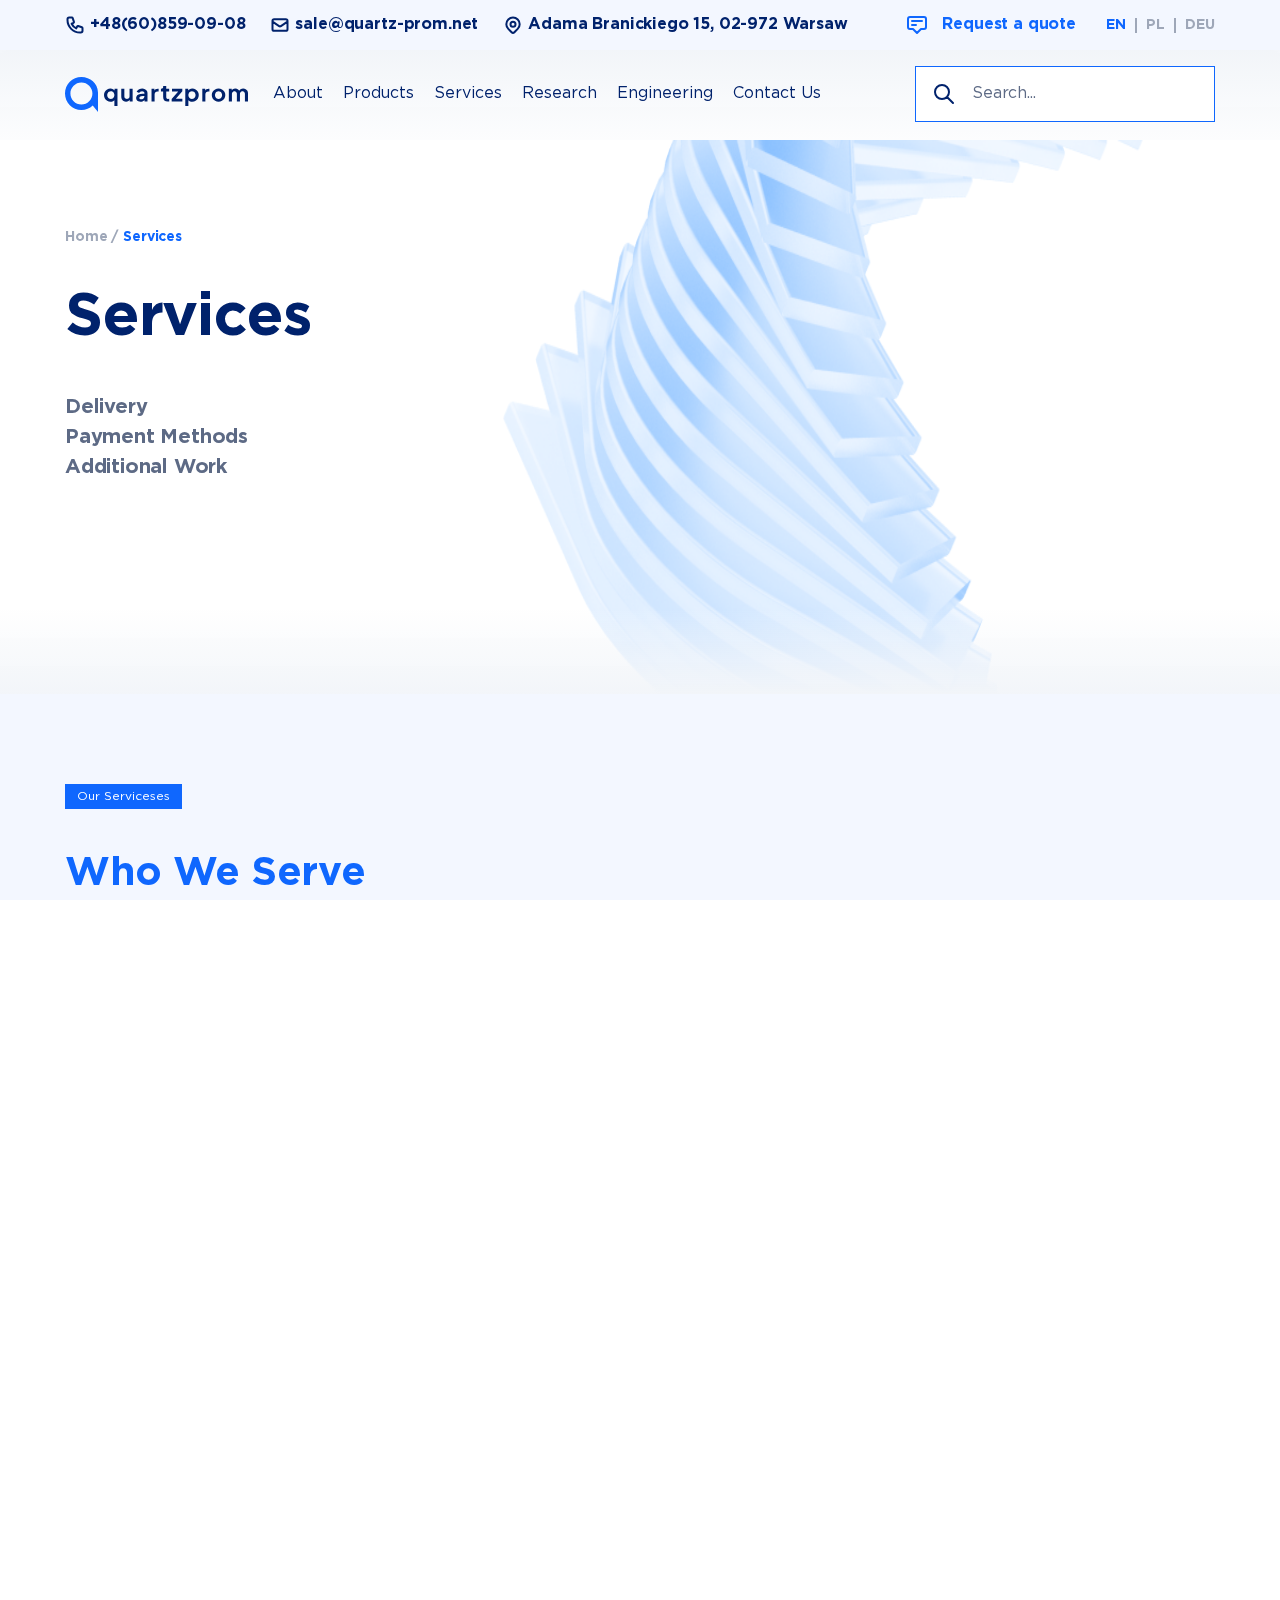
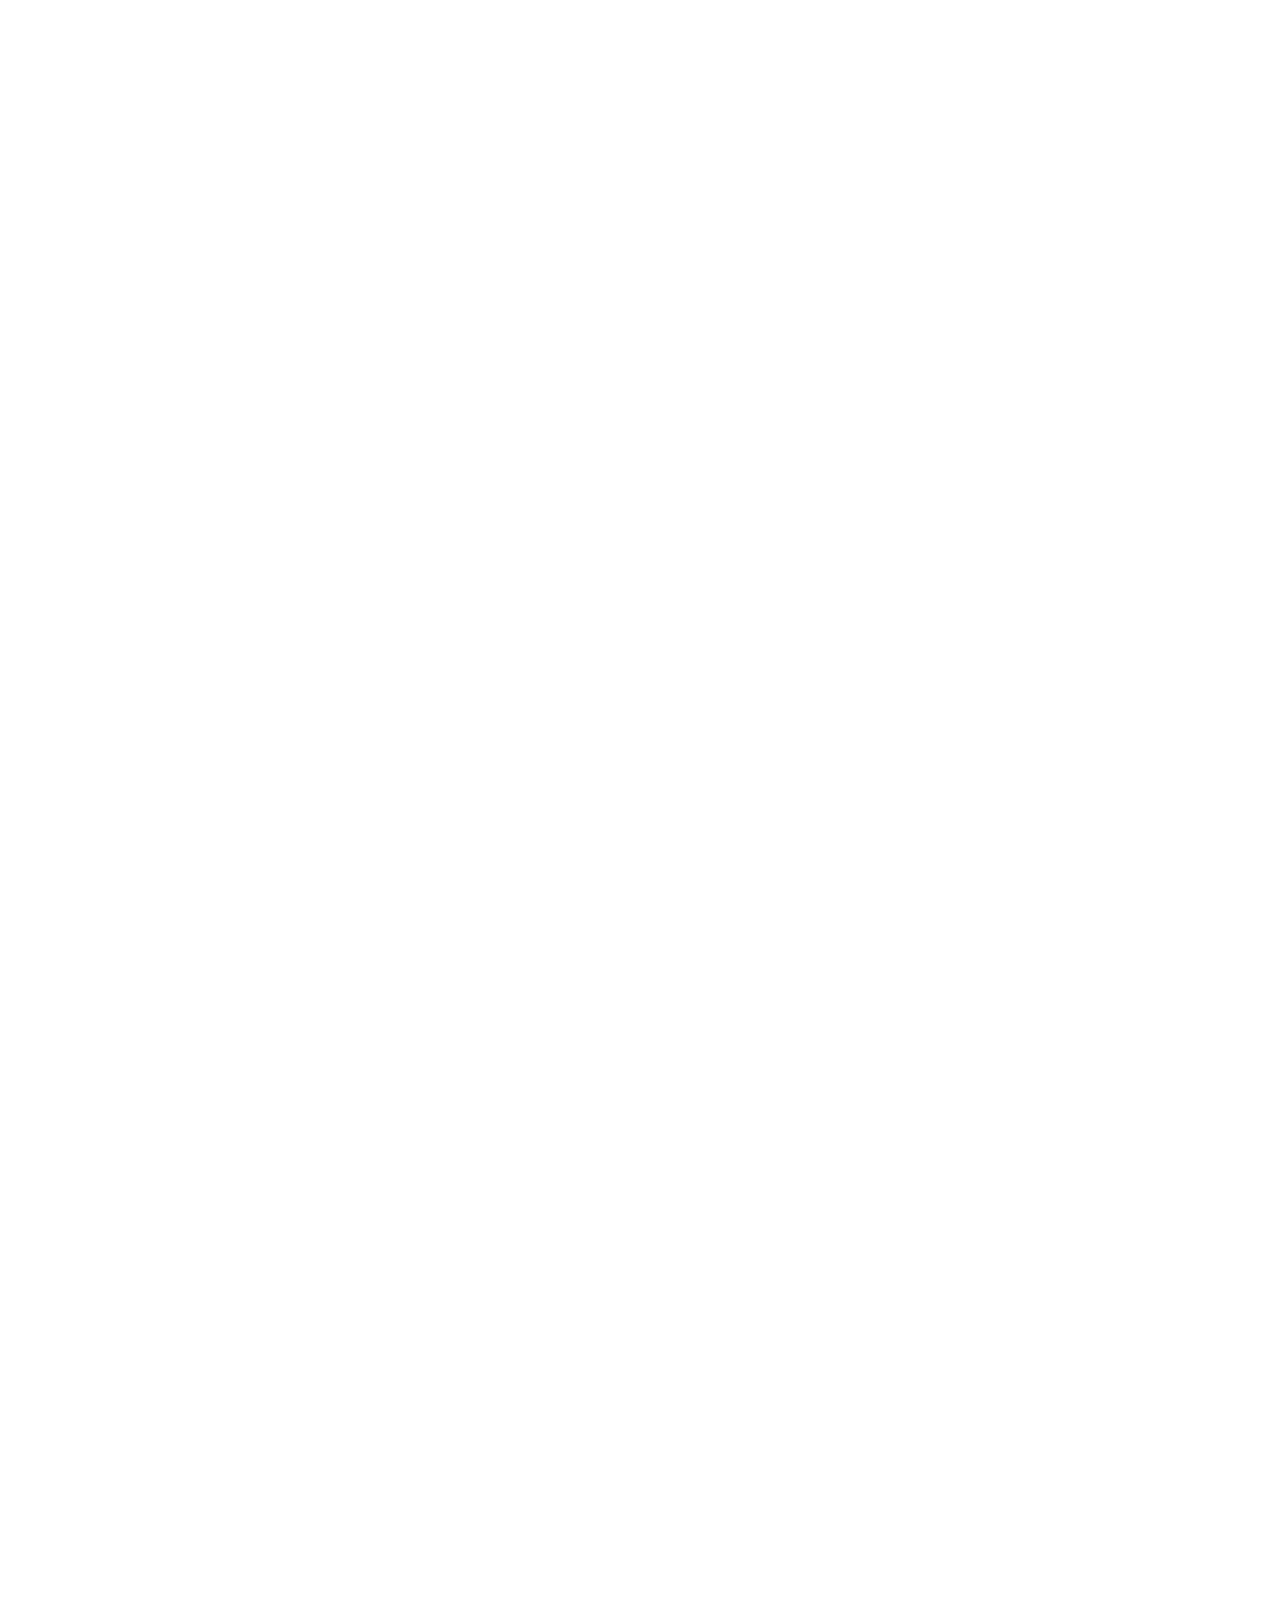
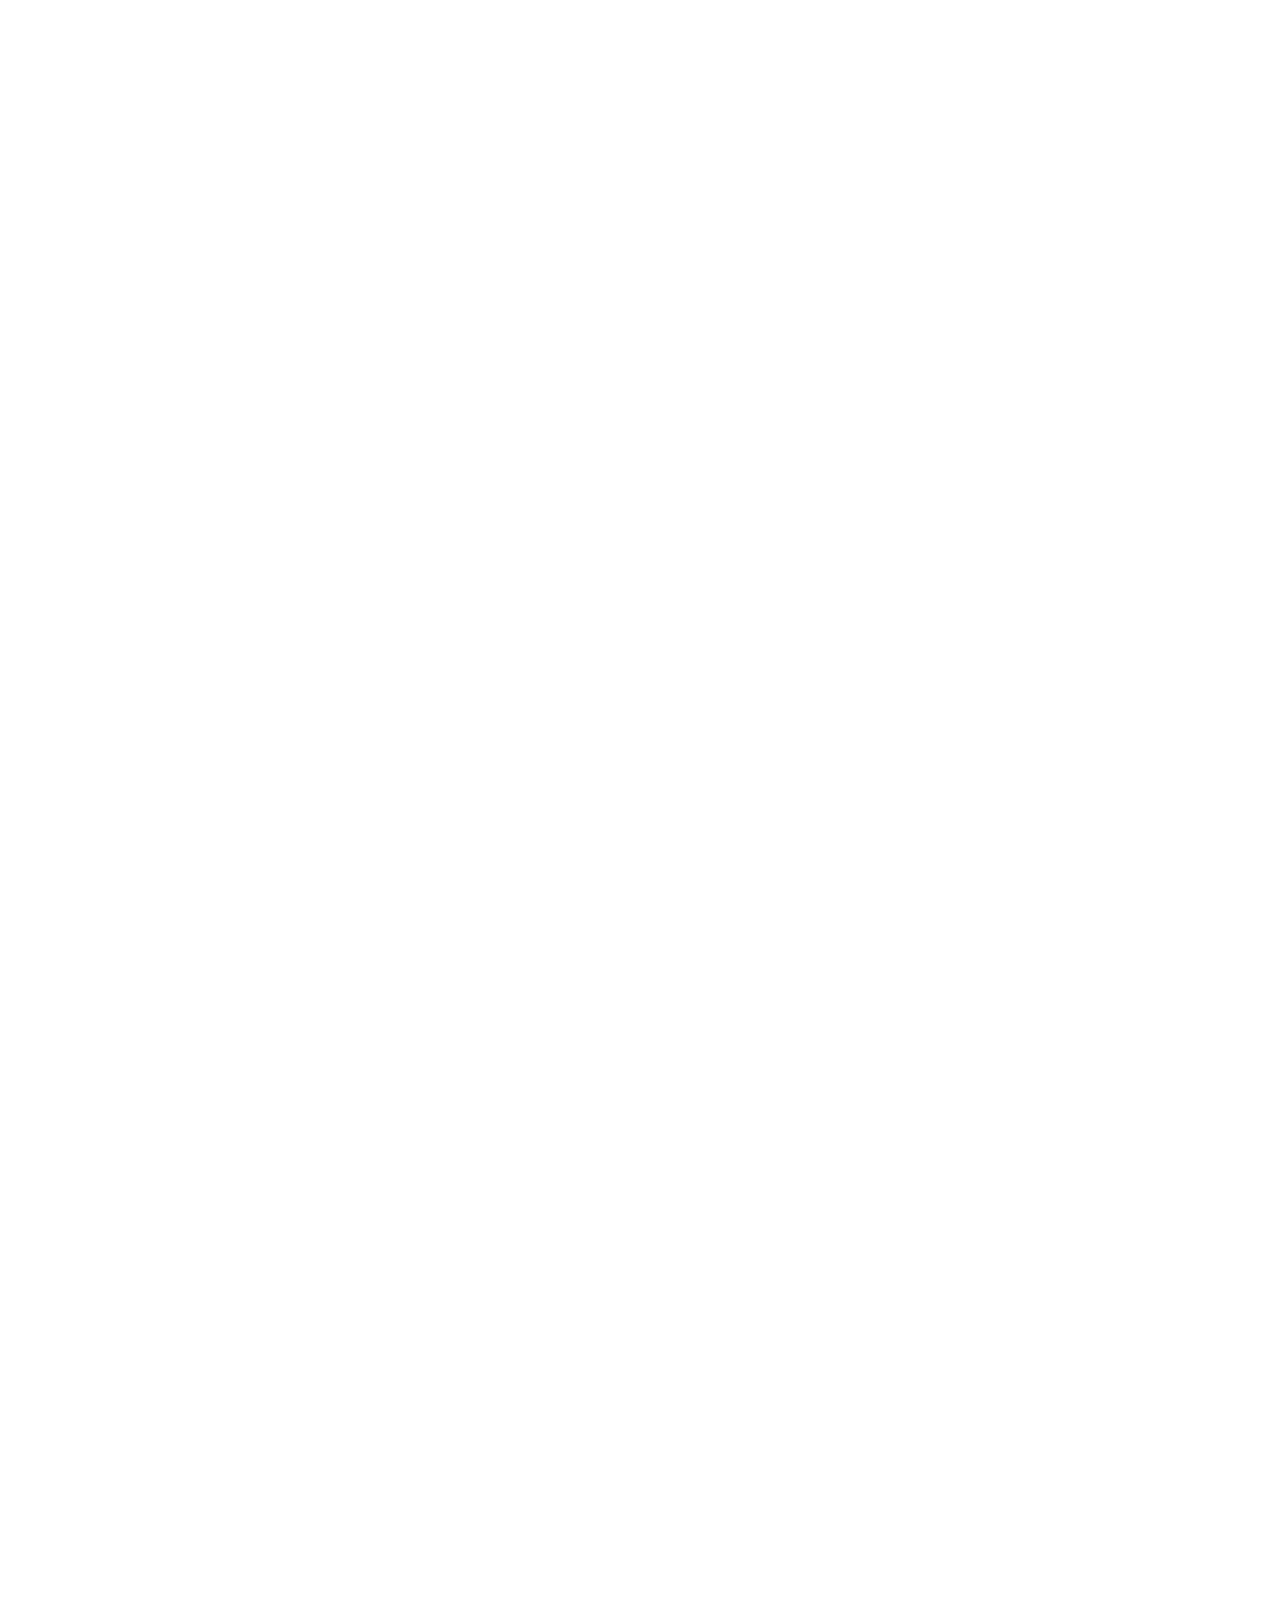
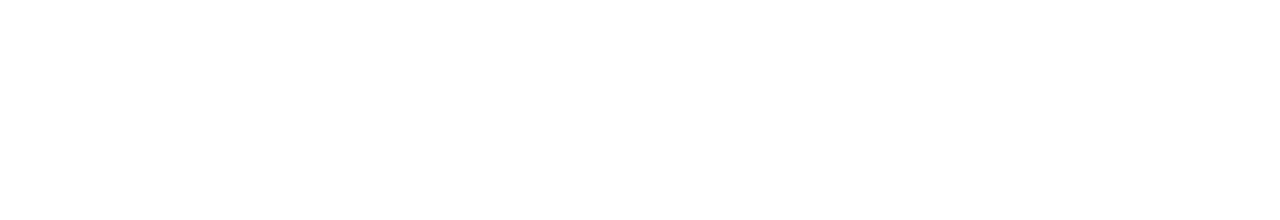
<file: services.html>
<!DOCTYPE html>
<html lang="ru">

	<head>

		<meta charset="utf-8">

		<title>Technological edge through quartz glass</title>
		<meta name="description" content="">

		<meta http-equiv="X-UA-Compatible" content="IE=edge">
		<meta name="viewport" content="width=device-width, initial-scale=1, maximum-scale=1">

		<meta property="og:image" content="path/to/image.jpg">
		<link rel="shortcut icon" href="img/favicon/favicon.ico" type="image/x-icon">
		<link rel="apple-touch-icon" href="img/favicon/apple-touch-icon.png">
		<link rel="apple-touch-icon" sizes="72x72" href="img/favicon/apple-touch-icon-72x72.png">
		<link rel="apple-touch-icon" sizes="114x114" href="img/favicon/apple-touch-icon-114x114.png">

		<!-- Chrome, Firefox OS and Opera -->
		<meta name="theme-color" content="#000">
		<!-- Windows Phone -->
		<meta name="msapplication-navbutton-color" content="#000">
		<!-- iOS Safari -->
		<meta name="apple-mobile-web-app-status-bar-style" content="#000">

		<link rel="stylesheet" href="css/main.min.css">

		<style>
			:root {
				--mainHeader: url(img/main-bg.png);
				--mainActivity: url(img/activity/bg.png);
				--menu-BG: url(img/menu-BG.png);
				--form_bg: url(img/fomr-BG.png);
				--mainHeaderAbout: url(img/about/bg-head.png);
				--mainHeaderServices: url(img/services/bg.png);
			}
			@media (max-width : 992px){
				:root {
					--mainActivity: url(img/activity/bg_mob.png);
					--form_bg: url(img/fomr-BG_mob.png);
				}
			}
			@media (max-width : 768px){
				:root {
					--mainHeader: url(img/main-bg_mob.png);
				}
			}
			@media (max-width : 480px){
				:root {
					--form_bg: url(img/fomr-BG_mob2.png);
					--mainHeaderAbout: url(img/about/bg-head_mob.png);
				}
			}
		</style>

	</head>

	<body class="page page--services">

		<div class="main--wrapper">
			<header class="header">
				<div class="header--top">
					<div class="container">
						<div class="row">
							<div class="header--top__wrapper">
								<div class="header--top__contacts">
									<a href="tel:+48(60)859-09-08" class="phone">
										<svg width="20" height="20" viewBox="0 0 20 20" fill="none" xmlns="http://www.w3.org/2000/svg">
											<path d="M2.5 4.16667C2.5 3.24619 3.24619 2.5 4.16667 2.5H6.89937C7.25806 2.5 7.57651 2.72953 7.68994 3.06981L8.93811 6.81434C9.06926 7.20777 8.89115 7.63776 8.52022 7.82322L6.63917 8.76375C7.55771 10.801 9.19898 12.4423 11.2363 13.3608L12.1768 11.4798C12.3622 11.1088 12.7922 10.9307 13.1857 11.0619L16.9302 12.3101C17.2705 12.4235 17.5 12.7419 17.5 13.1006V15.8333C17.5 16.7538 16.7538 17.5 15.8333 17.5H15C8.09644 17.5 2.5 11.9036 2.5 5V4.16667Z" stroke="#00226C" stroke-width="2" stroke-linecap="round" stroke-linejoin="round"/>
										</svg>
										<span>+48(60)859-09-08</span>
									</a>
									<a href="mailto:sale@quartz-prom.net" class="mail">
										<svg width="20" height="20" viewBox="0 0 20 20" fill="none" xmlns="http://www.w3.org/2000/svg">
											<path d="M2.5 6.66675L9.0755 11.0504C9.63533 11.4236 10.3647 11.4236 10.9245 11.0504L17.5 6.66675M4.16667 15.8334H15.8333C16.7538 15.8334 17.5 15.0872 17.5 14.1667V5.83341C17.5 4.91294 16.7538 4.16675 15.8333 4.16675H4.16667C3.24619 4.16675 2.5 4.91294 2.5 5.83341V14.1667C2.5 15.0872 3.24619 15.8334 4.16667 15.8334Z" stroke="#00226C" stroke-width="2" stroke-linecap="round" stroke-linejoin="round"/>
										</svg>
										<span>sale@quartz-prom.net</span>
									</a>
									<a target="_blank" href="https://www.google.com/maps/place/POL-AQUA+SA,+Adama+Branickiego+15,+02-972+Warszawa,+%D0%9F%D0%BE%D0%BB%D1%8C%D1%88%D0%B0/data=!4m2!3m1!1s0x47192d68e232de05:0x8832059d2bc59b72?sa=X&ved=2ahUKEwikmKC6rvqCAxXrVfEDHcFUD90Q8gF6BAgSEAA" class="mail">
										<svg width="20" height="20" viewBox="0 0 20 20" fill="none" xmlns="http://www.w3.org/2000/svg">
											<path d="M14.714 13.8807C13.9864 14.6083 12.5188 16.0758 11.4134 17.1813C10.6323 17.9624 9.36751 17.9623 8.58646 17.1813C7.50084 16.0957 6.06038 14.6552 5.28587 13.8807C2.68238 11.2772 2.68238 7.05612 5.28587 4.45262C7.88937 1.84913 12.1105 1.84913 14.714 4.45262C17.3175 7.05612 17.3175 11.2772 14.714 13.8807Z" stroke="#00226C" stroke-width="2" stroke-linecap="round" stroke-linejoin="round"/>
											<path d="M12.4999 9.16667C12.4999 10.5474 11.3806 11.6667 9.99992 11.6667C8.61921 11.6667 7.49992 10.5474 7.49992 9.16667C7.49992 7.78596 8.61921 6.66667 9.99992 6.66667C11.3806 6.66667 12.4999 7.78596 12.4999 9.16667Z" stroke="#00226C" stroke-width="2" stroke-linecap="round" stroke-linejoin="round"/>
										</svg>
										<span>Adama Branickiego 15, 02-972 Warsaw</span>
									</a>
								</div>
								<div class="header--top__right">
									<button class="requestAquote open--requestAquote">
										<svg width="24" height="24" viewBox="0 0 24 24" fill="none" xmlns="http://www.w3.org/2000/svg">
											<path d="M7 8H17M7 12H11M12 20L8 16H5C3.89543 16 3 15.1046 3 14V6C3 4.89543 3.89543 4 5 4H19C20.1046 4 21 4.89543 21 6V14C21 15.1046 20.1046 16 19 16H16L12 20Z" stroke="#0F67FE" stroke-width="2" stroke-linecap="round" stroke-linejoin="round"/>
										</svg>
										<span>Request a quote</span>
									</button>
									<ul class="header--top__language">
										<li class="current-lang"><a href="#">EN</a></li>
										<li class="lang-item"><a href="#">PL</a></li>
										<li class="lang-item"><a href="#">DEU</a></li>
									</ul>
								</div>
							</div>
						</div>
					</div>
				</div>
				<div class="header--bottom">
					<div class="container">
						<div class="row">
							<div class="header--bottom__wrapper">
								<a href="index.html" class="header--bottom__logo">
									<img src="img/logo.svg" alt="quartzprom - Technological edge through quartz glass">
								</a>
								<ul class="menu">
									<li><a href="#">About</a></li>
									<li><a href="#">Products </a></li>
									<li><a href="#">Services</a></li>
									<li><a href="#">Research</a></li>
									<li><a href="#">Engineering</a></li>
									<li><a href="#">Contact Us</a></li>
								</ul>
								<form action="#" class="search">
									<svg width="24" height="24" viewBox="0 0 24 24" fill="none" xmlns="http://www.w3.org/2000/svg">
										<path d="M21 21L15 15M17 10C17 13.866 13.866 17 10 17C6.13401 17 3 13.866 3 10C3 6.13401 6.13401 3 10 3C13.866 3 17 6.13401 17 10Z" stroke="#00226C" stroke-width="2" stroke-linecap="round" stroke-linejoin="round"/>
									</svg>
									<input type="text" placeholder="Search...">
								</form>
								<button class="menu--burger">
									<strong>Menu</strong>
									<div class="menu--burger__wrapper">
										<span></span><span></span><span></span>
									</div>
								</button>
							</div>
						</div>
					</div>
				</div>
			</header>

			<div class="menu--mobile" style="background-image: var(--menu-BG);">
				<div class="menu--mobile__wrapper">
					<div class="menu--mobile__top">
						<ul class="header--top__language">
							<li class="current-lang"><a href="#">EN</a></li>
							<li class="lang-item"><a href="#">PL</a></li>
							<li class="lang-item"><a href="#">DEU</a></li>
						</ul>
						<button class="search--button">
							<svg width="24" height="24" viewBox="0 0 24 24" fill="none" xmlns="http://www.w3.org/2000/svg">
								<path d="M21 21L15 15M17 10C17 13.866 13.866 17 10 17C6.13401 17 3 13.866 3 10C3 6.13401 6.13401 3 10 3C13.866 3 17 6.13401 17 10Z" stroke="#00226C" stroke-width="2" stroke-linecap="round" stroke-linejoin="round"/>
							</svg>
						</button>
						<form action="#" class="search">
							<svg width="24" height="24" viewBox="0 0 24 24" fill="none" xmlns="http://www.w3.org/2000/svg">
								<path d="M21 21L15 15M17 10C17 13.866 13.866 17 10 17C6.13401 17 3 13.866 3 10C3 6.13401 6.13401 3 10 3C13.866 3 17 6.13401 17 10Z" stroke="#00226C" stroke-width="2" stroke-linecap="round" stroke-linejoin="round"/>
							</svg>
							<input type="text" placeholder="Search...">
						</form>
						<button class="menu--burger">
							<strong>Menu</strong>
							<div class="menu--burger__wrapper">
								<span></span><span></span><span></span>
							</div>
						</button>
					</div>
					<div class="menu--mobile__bottom">
						<div class="menu--mobile__bottom--left">
							<ul class="menu menu--mobile__inner">
								<li><a href="#1">About</a></li>
								<li>
									<a href="#">Products </a>
									<ul class="sub-menu">
										<li><a href="#32">Optical windows</a></li>
										<li><a href="#123">Prisms</a></li>
										<li><a href="#123">Optical filters & coatings</a></li>
										<li><a href="#123">Optical mirrors</a></li>
										<li><a href="#123">IR & Laser optical components</a></li>
										<li><a href="#123">UV optics</a></li>
										<li><a href="#123">Optical windows</a></li>
										<li><a href="#12">Prisms</a></li>
										<li><a href="#2">Optical filters & coatings</a></li>
										<li><a href="#123">Optical mirrors</a></li>
									</ul>
								</li>
								<li><a href="#2">Services</a></li>
								<li><a href="#3">Research</a></li>
								<li><a href="#4">Engineering</a></li>
								<li><a href="#5">Contact Us</a></li>
							</ul>
							<div class="social">
								<a href="#">
									<svg width="32" height="32" viewBox="0 0 32 32" fill="none" xmlns="http://www.w3.org/2000/svg">
										<path d="M29.3332 16.0807C29.3332 8.67184 23.3643 2.6665 15.9998 2.6665C8.63539 2.6665 2.6665 8.67184 2.6665 16.0807C2.6665 22.7776 7.54117 28.327 13.9163 29.3332V19.959H10.5314V16.0798H13.9163V13.1252C13.9163 9.76339 15.9065 7.90562 18.9527 7.90562C20.4105 7.90562 21.9376 8.16784 21.9376 8.16784V11.4692H20.2549C18.599 11.4692 18.0834 12.5038 18.0834 13.5652V16.0807H21.7812L21.1901 19.9581H18.0834V29.3332C24.4585 28.327 29.3332 22.7776 29.3332 16.0807Z" fill="#9EA7B8"/>
									</svg>
								</a>
								<a href="#">
									<svg width="32" height="32" viewBox="0 0 32 32" fill="none" xmlns="http://www.w3.org/2000/svg">
										<path fill-rule="evenodd" clip-rule="evenodd" d="M26.3892 7.21961C27.536 7.52769 28.4431 8.43485 28.7512 9.58161C29.3161 11.6698 29.3332 16.0001 29.3332 16.0001C29.3332 16.0001 29.3332 20.3476 28.7683 22.4186C28.4603 23.5654 27.5531 24.4725 26.4063 24.7806C24.3353 25.3454 15.9998 25.3454 15.9998 25.3454C15.9998 25.3454 7.66436 25.3454 5.59333 24.7806C4.44656 24.4725 3.53942 23.5654 3.23133 22.4186C2.6665 20.3304 2.6665 16.0001 2.6665 16.0001C2.6665 16.0001 2.6665 11.6698 3.21421 9.59873C3.5223 8.45196 4.42945 7.54482 5.57622 7.23673C7.64725 6.6719 15.9827 6.65479 15.9827 6.65479C15.9827 6.65479 24.3182 6.65479 26.3892 7.21961ZM20.2446 16.0001L13.3297 20.0052V11.995L20.2446 16.0001Z" fill="#9EA7B8"/>
									</svg>
								</a>
								<a href="#">
									<svg width="32" height="32" viewBox="0 0 32 32" fill="none" xmlns="http://www.w3.org/2000/svg">
										<path fill-rule="evenodd" clip-rule="evenodd" d="M16 4C12.7408 4 12.3328 4.0136 11.0528 4.072C9.7752 4.1304 8.9024 4.3336 8.1392 4.6304C7.3392 4.9312 6.6136 5.4032 6.0136 6.0144C5.40338 6.61371 4.93109 7.3388 4.6296 8.1392C4.3344 8.9024 4.1304 9.776 4.072 11.0536C4.0144 12.3328 4 12.74 4 16C4 19.26 4.0136 19.6672 4.072 20.9472C4.1304 22.2248 4.3336 23.0976 4.6304 23.8608C4.9312 24.6608 5.4032 25.3864 6.0144 25.9864C6.61372 26.5966 7.33881 27.0689 8.1392 27.3704C8.9024 27.6664 9.7752 27.8696 11.0528 27.928C12.3328 27.9864 12.7408 28 16 28C19.2592 28 19.6672 27.9864 20.9472 27.928C22.2248 27.8696 23.0976 27.6664 23.8608 27.3696C24.6608 27.0688 25.3864 26.5968 25.9864 25.9856C26.5966 25.3863 27.0689 24.6612 27.3704 23.8608C27.6664 23.0976 27.8696 22.2248 27.928 20.9472C27.9864 19.6672 28 19.2592 28 16C28 12.7408 27.9864 12.3328 27.928 11.0528C27.8696 9.7752 27.6664 8.9024 27.3696 8.1392C27.0683 7.33845 26.596 6.61306 25.9856 6.0136C25.3863 5.40338 24.6612 4.93109 23.8608 4.6296C23.0976 4.3344 22.224 4.1304 20.9464 4.072C19.6672 4.0144 19.26 4 16 4ZM16 6.1624C19.204 6.1624 19.584 6.1744 20.8496 6.232C22.0192 6.2856 22.6544 6.48 23.0776 6.6456C23.6376 6.8624 24.0376 7.1232 24.4576 7.5424C24.8776 7.9624 25.1376 8.3624 25.3544 8.9224C25.5192 9.3456 25.7144 9.9808 25.768 11.1504C25.8256 12.416 25.8376 12.796 25.8376 16C25.8376 19.204 25.8256 19.584 25.768 20.8496C25.7144 22.0192 25.52 22.6544 25.3544 23.0776C25.1623 23.5988 24.8559 24.0704 24.4576 24.4576C24.0705 24.856 23.5989 25.1624 23.0776 25.3544C22.6544 25.5192 22.0192 25.7144 20.8496 25.768C19.584 25.8256 19.2048 25.8376 16 25.8376C12.7952 25.8376 12.416 25.8256 11.1504 25.768C9.9808 25.7144 9.3456 25.52 8.9224 25.3544C8.40116 25.1623 7.92961 24.8559 7.5424 24.4576C7.14414 24.0704 6.8377 23.5988 6.6456 23.0776C6.4808 22.6544 6.2856 22.0192 6.232 20.8496C6.1744 19.584 6.1624 19.204 6.1624 16C6.1624 12.796 6.1744 12.416 6.232 11.1504C6.2856 9.9808 6.48 9.3456 6.6456 8.9224C6.8624 8.3624 7.1232 7.9624 7.5424 7.5424C7.92955 7.14404 8.40113 6.83758 8.9224 6.6456C9.3456 6.4808 9.9808 6.2856 11.1504 6.232C12.416 6.1744 12.796 6.1624 16 6.1624Z" fill="#9EA7B8"/>
										<path fill-rule="evenodd" clip-rule="evenodd" d="M16 20.0042C15.4742 20.0042 14.9536 19.9006 14.4678 19.6994C13.982 19.4982 13.5406 19.2033 13.1688 18.8315C12.797 18.4597 12.502 18.0183 12.3008 17.5325C12.0996 17.0467 11.996 16.526 11.996 16.0002C11.996 15.4744 12.0996 14.9537 12.3008 14.4679C12.502 13.9822 12.797 13.5408 13.1688 13.169C13.5406 12.7971 13.982 12.5022 14.4678 12.301C14.9536 12.0998 15.4742 11.9962 16 11.9962C17.062 11.9962 18.0804 12.4181 18.8313 13.169C19.5822 13.9198 20.004 14.9383 20.004 16.0002C20.004 17.0621 19.5822 18.0806 18.8313 18.8315C18.0804 19.5824 17.062 20.0042 16 20.0042ZM16 9.83221C14.3642 9.83221 12.7953 10.482 11.6386 11.6388C10.4819 12.7955 9.83203 14.3644 9.83203 16.0002C9.83203 17.6361 10.4819 19.2049 11.6386 20.3616C12.7953 21.5184 14.3642 22.1682 16 22.1682C17.6359 22.1682 19.2047 21.5184 20.3615 20.3616C21.5182 19.2049 22.168 17.6361 22.168 16.0002C22.168 14.3644 21.5182 12.7955 20.3615 11.6388C19.2047 10.482 17.6359 9.83221 16 9.83221ZM23.9624 9.72021C23.9624 10.1069 23.8088 10.4777 23.5354 10.7512C23.262 11.0246 22.8911 11.1782 22.5044 11.1782C22.1177 11.1782 21.7469 11.0246 21.4735 10.7512C21.2 10.4777 21.0464 10.1069 21.0464 9.72021C21.0464 9.33352 21.2 8.96267 21.4735 8.68925C21.7469 8.41582 22.1177 8.26221 22.5044 8.26221C22.8911 8.26221 23.262 8.41582 23.5354 8.68925C23.8088 8.96267 23.9624 9.33352 23.9624 9.72021Z" fill="#9EA7B8"/>
									</svg>
								</a>
								<a href="#">
									<svg width="32" height="32" viewBox="0 0 32 32" fill="none" xmlns="http://www.w3.org/2000/svg">
										<path d="M28 5.76471V26.2353C28 26.7033 27.8141 27.1522 27.4831 27.4831C27.1522 27.8141 26.7033 28 26.2353 28H5.76471C5.29668 28 4.84782 27.8141 4.51687 27.4831C4.18592 27.1522 4 26.7033 4 26.2353V5.76471C4 5.29668 4.18592 4.84782 4.51687 4.51687C4.84782 4.18592 5.29668 4 5.76471 4H26.2353C26.7033 4 27.1522 4.18592 27.4831 4.51687C27.8141 4.84782 28 5.29668 28 5.76471ZM11.0588 13.1765H7.52941V24.4706H11.0588V13.1765ZM11.3765 9.29412C11.3783 9.02715 11.3276 8.76242 11.2271 8.51506C11.1267 8.2677 10.9785 8.04255 10.791 7.85246C10.6036 7.66237 10.3805 7.51107 10.1346 7.4072C9.88861 7.30332 9.62462 7.24891 9.35765 7.24706H9.29412C8.7512 7.24706 8.23053 7.46273 7.84663 7.84663C7.46273 8.23053 7.24706 8.7512 7.24706 9.29412C7.24706 9.83703 7.46273 10.3577 7.84663 10.7416C8.23053 11.1255 8.7512 11.3412 9.29412 11.3412C9.56111 11.3477 9.82678 11.3016 10.0759 11.2055C10.3251 11.1094 10.5529 10.9651 10.7463 10.7809C10.9396 10.5967 11.0948 10.3762 11.203 10.132C11.3111 9.88775 11.3701 9.62464 11.3765 9.35765V9.29412ZM24.4706 17.6094C24.4706 14.2141 22.3106 12.8941 20.1647 12.8941C19.4621 12.8589 18.7626 13.0086 18.1358 13.3281C17.5091 13.6477 16.9771 14.126 16.5929 14.7153H16.4941V13.1765H13.1765V24.4706H16.7059V18.4635C16.6549 17.8483 16.8487 17.2378 17.2452 16.7646C17.6417 16.2915 18.2089 15.9939 18.8235 15.9365H18.9576C20.08 15.9365 20.9129 16.6424 20.9129 18.4212V24.4706H24.4424L24.4706 17.6094Z" fill="#9EA7B8"/>
									</svg>
								</a>
							</div>
						</div>
						<div class="menu--mobile__bottom--right">
							<button class="requestAquote open--requestAquote">
								<svg width="24" height="24" viewBox="0 0 24 24" fill="none" xmlns="http://www.w3.org/2000/svg">
									<path d="M7 8H17M7 12H11M12 20L8 16H5C3.89543 16 3 15.1046 3 14V6C3 4.89543 3.89543 4 5 4H19C20.1046 4 21 4.89543 21 6V14C21 15.1046 20.1046 16 19 16H16L12 20Z" stroke="#0F67FE" stroke-width="2" stroke-linecap="round" stroke-linejoin="round"/>
								</svg>
								<span>Request a quote</span>
							</button>
							<div class="header--top__contacts">
								<a href="tel:+48(60)859-09-08" class="phone">
									<svg width="20" height="20" viewBox="0 0 20 20" fill="none" xmlns="http://www.w3.org/2000/svg">
										<path d="M2.5 4.16667C2.5 3.24619 3.24619 2.5 4.16667 2.5H6.89937C7.25806 2.5 7.57651 2.72953 7.68994 3.06981L8.93811 6.81434C9.06926 7.20777 8.89115 7.63776 8.52022 7.82322L6.63917 8.76375C7.55771 10.801 9.19898 12.4423 11.2363 13.3608L12.1768 11.4798C12.3622 11.1088 12.7922 10.9307 13.1857 11.0619L16.9302 12.3101C17.2705 12.4235 17.5 12.7419 17.5 13.1006V15.8333C17.5 16.7538 16.7538 17.5 15.8333 17.5H15C8.09644 17.5 2.5 11.9036 2.5 5V4.16667Z" stroke="#00226C" stroke-width="2" stroke-linecap="round" stroke-linejoin="round"/>
									</svg>
									<span>+48(60)859-09-08</span>
								</a>
								<a href="mailto:sale@quartz-prom.net" class="mail">
									<svg width="20" height="20" viewBox="0 0 20 20" fill="none" xmlns="http://www.w3.org/2000/svg">
										<path d="M2.5 6.66675L9.0755 11.0504C9.63533 11.4236 10.3647 11.4236 10.9245 11.0504L17.5 6.66675M4.16667 15.8334H15.8333C16.7538 15.8334 17.5 15.0872 17.5 14.1667V5.83341C17.5 4.91294 16.7538 4.16675 15.8333 4.16675H4.16667C3.24619 4.16675 2.5 4.91294 2.5 5.83341V14.1667C2.5 15.0872 3.24619 15.8334 4.16667 15.8334Z" stroke="#00226C" stroke-width="2" stroke-linecap="round" stroke-linejoin="round"/>
									</svg>
									<span>sale@quartz-prom.net</span>
								</a>
								<a target="_blank" href="https://www.google.com/maps/place/POL-AQUA+SA,+Adama+Branickiego+15,+02-972+Warszawa,+%D0%9F%D0%BE%D0%BB%D1%8C%D1%88%D0%B0/data=!4m2!3m1!1s0x47192d68e232de05:0x8832059d2bc59b72?sa=X&ved=2ahUKEwikmKC6rvqCAxXrVfEDHcFUD90Q8gF6BAgSEAA" class="mail">
									<svg width="20" height="20" viewBox="0 0 20 20" fill="none" xmlns="http://www.w3.org/2000/svg">
										<path d="M14.714 13.8807C13.9864 14.6083 12.5188 16.0758 11.4134 17.1813C10.6323 17.9624 9.36751 17.9623 8.58646 17.1813C7.50084 16.0957 6.06038 14.6552 5.28587 13.8807C2.68238 11.2772 2.68238 7.05612 5.28587 4.45262C7.88937 1.84913 12.1105 1.84913 14.714 4.45262C17.3175 7.05612 17.3175 11.2772 14.714 13.8807Z" stroke="#00226C" stroke-width="2" stroke-linecap="round" stroke-linejoin="round"/>
										<path d="M12.4999 9.16667C12.4999 10.5474 11.3806 11.6667 9.99992 11.6667C8.61921 11.6667 7.49992 10.5474 7.49992 9.16667C7.49992 7.78596 8.61921 6.66667 9.99992 6.66667C11.3806 6.66667 12.4999 7.78596 12.4999 9.16667Z" stroke="#00226C" stroke-width="2" stroke-linecap="round" stroke-linejoin="round"/>
									</svg>
									<span>Adama Branickiego 15, 02-972 Warsaw</span>
								</a>
							</div>
						</div>
					</div>
				</div>
			</div>

			<main class="main services">
				<section class="main--header services--header" style="background-image: var(--mainHeaderServices);">
					<div class="container">
						<div class="row">
							<ul class="breadcrumbs">
								<li><a href="index.html">Home /</a></li>
								<li><span>Services</span></li>
							</ul>
							<h1 class="h1">Services</h1>
							<ul class="text--xl">
								<li>Delivery</li>
								<li>Payment Methods</li>
								<li>Additional Work</li>
							</ul>
						</div>
					</div>
				</section>
				<section class="services--serve">
					<div class="container">
						<div class="row">
							<div class="services--serve__tag">Our Serviceses</div>
							<div class="h2 color--accent">Who We Serve</div>
							<div class="services--serve__wrapper">
								<div class="services--serve__item">
									<div class="services--serve__item--title">
										<div class="about--working__item--icon">
											<img src="img/services/icons/1.svg">
										</div>
										<div class="h3 color--accent">Analytical<br> lab service</div>
									</div>
									<div class="text--md">
										Our unique combination of specialist knowledge and expertise in materials, products, and processes enables us to
										support pharmaceutical companies in finding solutions for the most challenging packaging issues.
										<br><br>
										With our Pharma Services we provide a high number of analytical laboratory services for pharmaceutical packaging.
									</div>
								</div>
								<div class="services--serve__item">
									<div class="services--serve__item--title">
										<div class="about--working__item--icon">
											<img src="img/services/icons/2.svg">
										</div>
										<div class="h3 color--accent">Specialist<br> consulting</div>
									</div>
									<div class="text--md">
										With a long history of industry and material expertise, we are ideally placed to offer consulting services in all
										areas of glass, glass-ceramic, and polymer.
										<br><br>
										Whether you are in the initial research phase or about to launch, our global experts are highly experienced in finding
										together with you the best product, the optimal process, and solutions to the biggest challenges.
									</div>
								</div>
								<div class="services--serve__item">
									<div class="services--serve__item--title">
										<div class="about--working__item--icon">
											<img src="img/services/icons/3.svg">
										</div>
										<div class="h3 color--accent">Technical Glass<br> Tubing Consulting</div>
									</div>
									<div class="text--md">
										We provide consulting services in the areas of production, post-processing, and the final application of glass tubing
										and rods.
										<br><br>
										Our qualified experts have a fundamental knowledge of glass and its processes, and offer tailor-made support and
										advice on everything from material selection to product development.
									</div>
								</div>
							</div>
							<div class="services--serve__footer">
								<div class="text--md">Don’t see the above category? <a href="#" class="color--accent">Contact Us!</a></div>
								<a href="#" class="button text--2xl">See Our Technologyrder</a>
							</div>
						</div>
					</div>
				</section>
				<section class="services--conditions">
					<div class="container">
						<div class="row">
							<div class="services--conditions__wrapper">
								<div class="services--conditions__left">
									<div class="h1 color--accent">Conditions</div>
									<div class="services--conditions__buttons">
										<a href="#delivery" class="button button--white text--md">Delivery</a>
										<a href="#paymentmethods" class="button button--white text--md">Payment Methods</a>
										<a href="#logistic" class="button button--white text--md">Logistic</a>
									</div>
									<div class="services--conditions__info">
										<div id="delivery" class="services--conditions__text">
											<div class="h3">Delivery Terms</div>
											<div class="text--md">
												If necessary, we additionally pack and insure cargo for safety. If the dimensions or weight of the cargo are larger, we
												use dedicated transport, which is faster and cheaper. If you need express delivery in 1-3 days and the cargo is small,
												we will send it by a logistics company and it will be delivered personally.
											</div>
										</div>
										<div id="paymentmethods" class="services--conditions__text">
											<div class="h3">Delivery Terms</div>
											<div class="text--md">
												If necessary, we additionally pack and insure cargo for safety. If the dimensions or weight of the cargo are larger, we
												use dedicated transport, which is faster and cheaper. If you need express delivery in 1-3
											</div>
										</div>
										<div id="logistic" class="services--conditions__text">
											<div class="h3">Delivery Terms</div>
											<div class="text--md">
												If necessary, we additionally pack and insure cargo for safety. If the dimensions or weight of the cargo are larger, we
												use dedicated transport, which is faster and cheaper.
											</div>
										</div>
									</div>
								</div>
								<div class="services--conditions__right">
									<img srcset="img/services/conditions_tablet.png 992w, img/services/conditions_mob.png 480w" src="img/services/conditions.png" alt="#">
								</div>
							</div>
						</div>
					</div>
				</section>
				<div class="services--faq section">
					<div class="container">
						<div class="row">
							<div class="h2 color--accent">FAQ</div>
							<div class="services--faq__list">
								<div class="services--faq__item" data-open="true">
									<div class="services--faq__item--button active">
										<div class="services--faq__item--button__text">
											<svg width="18" height="20" viewBox="0 0 18 20" fill="none" xmlns="http://www.w3.org/2000/svg">
												<path d="M17.9866 9.19106V8.72308C17.8155 3.93637 13.7862 0.5 8.95316 0.5C4.02037 0.5 0 4.51742 0 9.44659C0 14.3758 4.02037 18.3932 8.95316 18.3932C11.3483 18.3932 13.5153 17.4529 15.1263 15.9286L18 19.5L17.9866 9.99331C18.0009 9.82236 17.9866 9.64368 17.9866 9.45848C17.9866 9.42999 17.9866 9.2338 17.9866 9.19106ZM8.95316 15.4585C5.64562 15.4585 2.95112 12.7659 2.95112 9.46083C2.95112 6.15573 5.64562 3.4632 8.95316 3.4632C12.2607 3.4632 14.9552 6.15573 14.9552 9.46083C14.9552 12.7659 12.2607 15.4585 8.95316 15.4585Z" fill="white"/>
											</svg>
											<div class="text--2xl">How does Quartzprom  work?</div>
										</div>
										<div class="services--faq__item--caret">
											<svg width="24" height="24" viewBox="0 0 24 24" fill="none" xmlns="http://www.w3.org/2000/svg">
												<path d="M19 9L12 16L5 9" stroke="#00226C" stroke-width="2" stroke-linecap="round" stroke-linejoin="round"/>
											</svg>
										</div>
									</div>
									<div class="services--faq__item--answer text--lg">
										Prism, windows, lenses, beam splitters, wave plates, doublets, toroid lenses, molded glass, blown glass, colored glass,
										and much more can be provide by Sinoptix.An international team follows every step, from analyzing the technical
										drawings, production, quality control, and ensuring safe delivery to your overseas facilities.We are a partner for all
										your optics and glass requirements.
									</div>
								</div>
								<div class="services--faq__item">
									<div class="services--faq__item--button">
										<div class="services--faq__item--button__text">
											<svg width="18" height="20" viewBox="0 0 18 20" fill="none" xmlns="http://www.w3.org/2000/svg">
												<path d="M17.9866 9.19106V8.72308C17.8155 3.93637 13.7862 0.5 8.95316 0.5C4.02037 0.5 0 4.51742 0 9.44659C0 14.3758 4.02037 18.3932 8.95316 18.3932C11.3483 18.3932 13.5153 17.4529 15.1263 15.9286L18 19.5L17.9866 9.99331C18.0009 9.82236 17.9866 9.64368 17.9866 9.45848C17.9866 9.42999 17.9866 9.2338 17.9866 9.19106ZM8.95316 15.4585C5.64562 15.4585 2.95112 12.7659 2.95112 9.46083C2.95112 6.15573 5.64562 3.4632 8.95316 3.4632C12.2607 3.4632 14.9552 6.15573 14.9552 9.46083C14.9552 12.7659 12.2607 15.4585 8.95316 15.4585Z" fill="white"/>
											</svg>
											<div class="text--2xl">When will I receive my quote?</div>
										</div>
										<div class="services--faq__item--caret">
											<svg width="24" height="24" viewBox="0 0 24 24" fill="none" xmlns="http://www.w3.org/2000/svg">
												<path d="M19 9L12 16L5 9" stroke="#00226C" stroke-width="2" stroke-linecap="round" stroke-linejoin="round"/>
											</svg>
										</div>
									</div>
									<div class="services--faq__item--answer text--lg">
										Prism, windows, lenses, beam splitters, wave plates, doublets, toroid lenses, molded glass, blown glass, colored glass,
										and much more can be provide by Sinoptix.An international team follows every step, from analyzing the technical
										drawings, production, quality control, and ensuring safe delivery to your overseas facilities.We are a partner for all
										your optics and glass requirements.
									</div>
								</div>
								<div class="services--faq__item">
									<div class="services--faq__item--button">
										<div class="services--faq__item--button__text">
											<svg width="18" height="20" viewBox="0 0 18 20" fill="none" xmlns="http://www.w3.org/2000/svg">
												<path d="M17.9866 9.19106V8.72308C17.8155 3.93637 13.7862 0.5 8.95316 0.5C4.02037 0.5 0 4.51742 0 9.44659C0 14.3758 4.02037 18.3932 8.95316 18.3932C11.3483 18.3932 13.5153 17.4529 15.1263 15.9286L18 19.5L17.9866 9.99331C18.0009 9.82236 17.9866 9.64368 17.9866 9.45848C17.9866 9.42999 17.9866 9.2338 17.9866 9.19106ZM8.95316 15.4585C5.64562 15.4585 2.95112 12.7659 2.95112 9.46083C2.95112 6.15573 5.64562 3.4632 8.95316 3.4632C12.2607 3.4632 14.9552 6.15573 14.9552 9.46083C14.9552 12.7659 12.2607 15.4585 8.95316 15.4585Z" fill="white"/>
											</svg>
											<div class="text--2xl">Where can I send my request for a quote?</div>
										</div>
										<div class="services--faq__item--caret">
											<svg width="24" height="24" viewBox="0 0 24 24" fill="none" xmlns="http://www.w3.org/2000/svg">
												<path d="M19 9L12 16L5 9" stroke="#00226C" stroke-width="2" stroke-linecap="round" stroke-linejoin="round"/>
											</svg>
										</div>
									</div>
									<div class="services--faq__item--answer text--lg">
										Prism, windows, lenses, beam splitters, wave plates, doublets, toroid lenses, molded glass, blown glass, colored glass,
										and much more can be provide by Sinoptix.An international team follows every step, from analyzing the technical
										drawings, production, quality control, and ensuring safe delivery to your overseas facilities.We are a partner for all
										your optics and glass requirements.
									</div>
								</div>
								<div class="services--faq__item">
									<div class="services--faq__item--button">
										<div class="services--faq__item--button__text">
											<svg width="18" height="20" viewBox="0 0 18 20" fill="none" xmlns="http://www.w3.org/2000/svg">
												<path d="M17.9866 9.19106V8.72308C17.8155 3.93637 13.7862 0.5 8.95316 0.5C4.02037 0.5 0 4.51742 0 9.44659C0 14.3758 4.02037 18.3932 8.95316 18.3932C11.3483 18.3932 13.5153 17.4529 15.1263 15.9286L18 19.5L17.9866 9.99331C18.0009 9.82236 17.9866 9.64368 17.9866 9.45848C17.9866 9.42999 17.9866 9.2338 17.9866 9.19106ZM8.95316 15.4585C5.64562 15.4585 2.95112 12.7659 2.95112 9.46083C2.95112 6.15573 5.64562 3.4632 8.95316 3.4632C12.2607 3.4632 14.9552 6.15573 14.9552 9.46083C14.9552 12.7659 12.2607 15.4585 8.95316 15.4585Z" fill="white"/>
											</svg>
											<div class="text--2xl">What are your lead times?</div>
										</div>
										<div class="services--faq__item--caret">
											<svg width="24" height="24" viewBox="0 0 24 24" fill="none" xmlns="http://www.w3.org/2000/svg">
												<path d="M19 9L12 16L5 9" stroke="#00226C" stroke-width="2" stroke-linecap="round" stroke-linejoin="round"/>
											</svg>
										</div>
									</div>
									<div class="services--faq__item--answer text--lg">
										Prism, windows, lenses, beam splitters, wave plates, doublets, toroid lenses, molded glass, blown glass, colored glass,
										and much more can be provide by Sinoptix.An international team follows every step, from analyzing the technical
										drawings, production, quality control, and ensuring safe delivery to your overseas facilities.We are a partner for all
										your optics and glass requirements.
									</div>
								</div>
								<div class="services--faq__item">
									<div class="services--faq__item--button">
										<div class="services--faq__item--button__text">
											<svg width="18" height="20" viewBox="0 0 18 20" fill="none" xmlns="http://www.w3.org/2000/svg">
												<path d="M17.9866 9.19106V8.72308C17.8155 3.93637 13.7862 0.5 8.95316 0.5C4.02037 0.5 0 4.51742 0 9.44659C0 14.3758 4.02037 18.3932 8.95316 18.3932C11.3483 18.3932 13.5153 17.4529 15.1263 15.9286L18 19.5L17.9866 9.99331C18.0009 9.82236 17.9866 9.64368 17.9866 9.45848C17.9866 9.42999 17.9866 9.2338 17.9866 9.19106ZM8.95316 15.4585C5.64562 15.4585 2.95112 12.7659 2.95112 9.46083C2.95112 6.15573 5.64562 3.4632 8.95316 3.4632C12.2607 3.4632 14.9552 6.15573 14.9552 9.46083C14.9552 12.7659 12.2607 15.4585 8.95316 15.4585Z" fill="white"/>
											</svg>
											<div class="text--2xl">Can you do prototypes?</div>
										</div>
										<div class="services--faq__item--caret">
											<svg width="24" height="24" viewBox="0 0 24 24" fill="none" xmlns="http://www.w3.org/2000/svg">
												<path d="M19 9L12 16L5 9" stroke="#00226C" stroke-width="2" stroke-linecap="round" stroke-linejoin="round"/>
											</svg>
										</div>
									</div>
									<div class="services--faq__item--answer text--lg">
										Prism, windows, lenses, beam splitters, wave plates, doublets, toroid lenses, molded glass, blown glass, colored glass,
										and much more can be provide by Sinoptix.An international team follows every step, from analyzing the technical
										drawings, production, quality control, and ensuring safe delivery to your overseas facilities.We are a partner for all
										your optics and glass requirements.
									</div>
								</div>
								<div class="services--faq__item">
									<div class="services--faq__item--button">
										<div class="services--faq__item--button__text">
											<svg width="18" height="20" viewBox="0 0 18 20" fill="none" xmlns="http://www.w3.org/2000/svg">
												<path d="M17.9866 9.19106V8.72308C17.8155 3.93637 13.7862 0.5 8.95316 0.5C4.02037 0.5 0 4.51742 0 9.44659C0 14.3758 4.02037 18.3932 8.95316 18.3932C11.3483 18.3932 13.5153 17.4529 15.1263 15.9286L18 19.5L17.9866 9.99331C18.0009 9.82236 17.9866 9.64368 17.9866 9.45848C17.9866 9.42999 17.9866 9.2338 17.9866 9.19106ZM8.95316 15.4585C5.64562 15.4585 2.95112 12.7659 2.95112 9.46083C2.95112 6.15573 5.64562 3.4632 8.95316 3.4632C12.2607 3.4632 14.9552 6.15573 14.9552 9.46083C14.9552 12.7659 12.2607 15.4585 8.95316 15.4585Z" fill="white"/>
											</svg>
											<div class="text--2xl">Who are your clients?</div>
										</div>
										<div class="services--faq__item--caret">
											<svg width="24" height="24" viewBox="0 0 24 24" fill="none" xmlns="http://www.w3.org/2000/svg">
												<path d="M19 9L12 16L5 9" stroke="#00226C" stroke-width="2" stroke-linecap="round" stroke-linejoin="round"/>
											</svg>
										</div>
									</div>
									<div class="services--faq__item--answer text--lg">
										Prism, windows, lenses, beam splitters, wave plates, doublets, toroid lenses, molded glass, blown glass, colored glass,
										and much more can be provide by Sinoptix.An international team follows every step, from analyzing the technical
										drawings, production, quality control, and ensuring safe delivery to your overseas facilities.We are a partner for all
										your optics and glass requirements.
									</div>
								</div>
								<div class="services--faq__item">
									<div class="services--faq__item--button">
										<div class="services--faq__item--button__text">
											<svg width="18" height="20" viewBox="0 0 18 20" fill="none" xmlns="http://www.w3.org/2000/svg">
												<path d="M17.9866 9.19106V8.72308C17.8155 3.93637 13.7862 0.5 8.95316 0.5C4.02037 0.5 0 4.51742 0 9.44659C0 14.3758 4.02037 18.3932 8.95316 18.3932C11.3483 18.3932 13.5153 17.4529 15.1263 15.9286L18 19.5L17.9866 9.99331C18.0009 9.82236 17.9866 9.64368 17.9866 9.45848C17.9866 9.42999 17.9866 9.2338 17.9866 9.19106ZM8.95316 15.4585C5.64562 15.4585 2.95112 12.7659 2.95112 9.46083C2.95112 6.15573 5.64562 3.4632 8.95316 3.4632C12.2607 3.4632 14.9552 6.15573 14.9552 9.46083C14.9552 12.7659 12.2607 15.4585 8.95316 15.4585Z" fill="white"/>
											</svg>
											<div class="text--2xl">What components can Quartzprom Provide?</div>
										</div>
										<div class="services--faq__item--caret">
											<svg width="24" height="24" viewBox="0 0 24 24" fill="none" xmlns="http://www.w3.org/2000/svg">
												<path d="M19 9L12 16L5 9" stroke="#00226C" stroke-width="2" stroke-linecap="round" stroke-linejoin="round"/>
											</svg>
										</div>
									</div>
									<div class="services--faq__item--answer text--lg">
										Prism, windows, lenses, beam splitters, wave plates, doublets, toroid lenses, molded glass, blown glass, colored glass,
										and much more can be provide by Sinoptix.An international team follows every step, from analyzing the technical
										drawings, production, quality control, and ensuring safe delivery to your overseas facilities.We are a partner for all
										your optics and glass requirements.
									</div>
								</div>
							</div>
						</div>
					</div>
				</div>
				<div class="main--form section" style="background-image: var(--form_bg);">
					<div class="container">
						<div class="row">
							<div class="h1">Get In Touch.</div>
							<form action="#">
								<div class="main--form__block">
									<label>Full Name<span class="color--accent">*</span></label>
									<span class="wpcf7-form-control-wrap" data-name="fio">
										<input size="40" class="wpcf7-form-control wpcf7-text wpcf7-validates-as-required" id="fio" aria-required="true" aria-invalid="false" placeholder="Enter your name..." value="" type="text" name="fio">
									</span>
								</div>
								<div class="main--form__block">
									<label>Job Position</label>
									<span class="wpcf7-form-control-wrap" data-name="job">
										<input size="40" class="wpcf7-form-control wpcf7-text" id="job" aria-invalid="false" placeholder="Enter your job position..." value="" type="text" name="job">
									</span>
								</div>
								<div class="main--form__block">
									<label>Email Address<span class="color--accent">*</span></label>
									<span class="wpcf7-form-control-wrap" data-name="email">
										<input size="40" class="wpcf7-form-control wpcf7-email wpcf7-text wpcf7-validates-as-email" id="email" aria-invalid="false" placeholder="Enter your email address..." value="" type="email" name="email">
									</span>
								</div>
								<div class="main--form__block">
									<label>Phone Number <span class="color--accent">*</span></label>
									<span class="wpcf7-form-control-wrap" data-name="tel">
										<input size="40" class="wpcf7-form-control wpcf7-tel wpcf7-validates-as-required wpcf7-text wpcf7-validates-as-tel" id="tel" aria-required="true" aria-invalid="false" placeholder="Enter your phone number..." value="" type="tel" name="tel">
									</span>
								</div>
								<div class="main--form__block">
									<label>Message</label>
									<span class="wpcf7-form-control-wrap" data-name="textarea">
										<textarea cols="40" rows="10" class="wpcf7-form-control wpcf7-textarea" id="textarea" aria-invalid="false" placeholder="Enter your message as clear as possible..." name="textarea"></textarea>
									</span>
								</div>
								<div class="main--form__footer">
									<div class="main--form__check">
										<input type="checkbox" class="custom-checkbox" id="check1" name="check1" value="yes">
										<label class="check" for="check1"><span>I have agreed to the <a href="#">Terms & Conditions</a></span></label>
									</div>
									<div class="main--form__button">
										<button class="button wpcf7-form-control wpcf7-submit" type="submit">
											<span>Submit Form</span>
											<svg width="24" height="25" viewBox="0 0 24 25" fill="none" xmlns="http://www.w3.org/2000/svg">
												<g clip-path="url(#clip0_122_6058)">
													<path d="M8.59 7.91L13.17 12.5L8.59 17.09L10 18.5L16 12.5L10 6.5L8.59 7.91Z" fill="white"/>
												</g>
												<defs>
													<clipPath id="clip0_122_6058">
														<rect width="24" height="24" fill="white" transform="translate(24 24.5) rotate(-180)"/>
													</clipPath>
												</defs>
											</svg>
												
										</button>
									</div>
								</div>
							</form>
						</div>
					</div>
				</div>
			</main>

			<footer class="footer">
				<div class="container">
					<div class="row">
						<div class="footer--wrapper" style="background-image: url(img/footer-logoA.png);">
							<div class="footer--top">
								<div class="footer--top__block footer--top__left">
									<div class="footer--top__block--logo">
										<img src="img/logo-footer.svg" alt="#">
									</div>
									<div class="footer--top__block--text text--lg">Optical Components manufacturing solutions</div>
									<div class="footer--top__block--social social">
										<a href="#">
											<svg width="32" height="32" viewBox="0 0 32 32" fill="none" xmlns="http://www.w3.org/2000/svg">
												<path d="M29.3332 16.0807C29.3332 8.67184 23.3643 2.6665 15.9998 2.6665C8.63539 2.6665 2.6665 8.67184 2.6665 16.0807C2.6665 22.7776 7.54117 28.327 13.9163 29.3332V19.959H10.5314V16.0798H13.9163V13.1252C13.9163 9.76339 15.9065 7.90562 18.9527 7.90562C20.4105 7.90562 21.9376 8.16784 21.9376 8.16784V11.4692H20.2549C18.599 11.4692 18.0834 12.5038 18.0834 13.5652V16.0807H21.7812L21.1901 19.9581H18.0834V29.3332C24.4585 28.327 29.3332 22.7776 29.3332 16.0807Z" fill="#9EA7B8"/>
											</svg>
										</a>
										<a href="#">
											<svg width="32" height="32" viewBox="0 0 32 32" fill="none" xmlns="http://www.w3.org/2000/svg">
												<path fill-rule="evenodd" clip-rule="evenodd" d="M26.3892 7.21961C27.536 7.52769 28.4431 8.43485 28.7512 9.58161C29.3161 11.6698 29.3332 16.0001 29.3332 16.0001C29.3332 16.0001 29.3332 20.3476 28.7683 22.4186C28.4603 23.5654 27.5531 24.4725 26.4063 24.7806C24.3353 25.3454 15.9998 25.3454 15.9998 25.3454C15.9998 25.3454 7.66436 25.3454 5.59333 24.7806C4.44656 24.4725 3.53942 23.5654 3.23133 22.4186C2.6665 20.3304 2.6665 16.0001 2.6665 16.0001C2.6665 16.0001 2.6665 11.6698 3.21421 9.59873C3.5223 8.45196 4.42945 7.54482 5.57622 7.23673C7.64725 6.6719 15.9827 6.65479 15.9827 6.65479C15.9827 6.65479 24.3182 6.65479 26.3892 7.21961ZM20.2446 16.0001L13.3297 20.0052V11.995L20.2446 16.0001Z" fill="#9EA7B8"/>
											</svg>
										</a>
										<a href="#">
											<svg width="32" height="32" viewBox="0 0 32 32" fill="none" xmlns="http://www.w3.org/2000/svg">
												<path fill-rule="evenodd" clip-rule="evenodd" d="M16 4C12.7408 4 12.3328 4.0136 11.0528 4.072C9.7752 4.1304 8.9024 4.3336 8.1392 4.6304C7.3392 4.9312 6.6136 5.4032 6.0136 6.0144C5.40338 6.61371 4.93109 7.3388 4.6296 8.1392C4.3344 8.9024 4.1304 9.776 4.072 11.0536C4.0144 12.3328 4 12.74 4 16C4 19.26 4.0136 19.6672 4.072 20.9472C4.1304 22.2248 4.3336 23.0976 4.6304 23.8608C4.9312 24.6608 5.4032 25.3864 6.0144 25.9864C6.61372 26.5966 7.33881 27.0689 8.1392 27.3704C8.9024 27.6664 9.7752 27.8696 11.0528 27.928C12.3328 27.9864 12.7408 28 16 28C19.2592 28 19.6672 27.9864 20.9472 27.928C22.2248 27.8696 23.0976 27.6664 23.8608 27.3696C24.6608 27.0688 25.3864 26.5968 25.9864 25.9856C26.5966 25.3863 27.0689 24.6612 27.3704 23.8608C27.6664 23.0976 27.8696 22.2248 27.928 20.9472C27.9864 19.6672 28 19.2592 28 16C28 12.7408 27.9864 12.3328 27.928 11.0528C27.8696 9.7752 27.6664 8.9024 27.3696 8.1392C27.0683 7.33845 26.596 6.61306 25.9856 6.0136C25.3863 5.40338 24.6612 4.93109 23.8608 4.6296C23.0976 4.3344 22.224 4.1304 20.9464 4.072C19.6672 4.0144 19.26 4 16 4ZM16 6.1624C19.204 6.1624 19.584 6.1744 20.8496 6.232C22.0192 6.2856 22.6544 6.48 23.0776 6.6456C23.6376 6.8624 24.0376 7.1232 24.4576 7.5424C24.8776 7.9624 25.1376 8.3624 25.3544 8.9224C25.5192 9.3456 25.7144 9.9808 25.768 11.1504C25.8256 12.416 25.8376 12.796 25.8376 16C25.8376 19.204 25.8256 19.584 25.768 20.8496C25.7144 22.0192 25.52 22.6544 25.3544 23.0776C25.1623 23.5988 24.8559 24.0704 24.4576 24.4576C24.0705 24.856 23.5989 25.1624 23.0776 25.3544C22.6544 25.5192 22.0192 25.7144 20.8496 25.768C19.584 25.8256 19.2048 25.8376 16 25.8376C12.7952 25.8376 12.416 25.8256 11.1504 25.768C9.9808 25.7144 9.3456 25.52 8.9224 25.3544C8.40116 25.1623 7.92961 24.8559 7.5424 24.4576C7.14414 24.0704 6.8377 23.5988 6.6456 23.0776C6.4808 22.6544 6.2856 22.0192 6.232 20.8496C6.1744 19.584 6.1624 19.204 6.1624 16C6.1624 12.796 6.1744 12.416 6.232 11.1504C6.2856 9.9808 6.48 9.3456 6.6456 8.9224C6.8624 8.3624 7.1232 7.9624 7.5424 7.5424C7.92955 7.14404 8.40113 6.83758 8.9224 6.6456C9.3456 6.4808 9.9808 6.2856 11.1504 6.232C12.416 6.1744 12.796 6.1624 16 6.1624Z" fill="#9EA7B8"/>
												<path fill-rule="evenodd" clip-rule="evenodd" d="M16 20.0042C15.4742 20.0042 14.9536 19.9006 14.4678 19.6994C13.982 19.4982 13.5406 19.2033 13.1688 18.8315C12.797 18.4597 12.502 18.0183 12.3008 17.5325C12.0996 17.0467 11.996 16.526 11.996 16.0002C11.996 15.4744 12.0996 14.9537 12.3008 14.4679C12.502 13.9822 12.797 13.5408 13.1688 13.169C13.5406 12.7971 13.982 12.5022 14.4678 12.301C14.9536 12.0998 15.4742 11.9962 16 11.9962C17.062 11.9962 18.0804 12.4181 18.8313 13.169C19.5822 13.9198 20.004 14.9383 20.004 16.0002C20.004 17.0621 19.5822 18.0806 18.8313 18.8315C18.0804 19.5824 17.062 20.0042 16 20.0042ZM16 9.83221C14.3642 9.83221 12.7953 10.482 11.6386 11.6388C10.4819 12.7955 9.83203 14.3644 9.83203 16.0002C9.83203 17.6361 10.4819 19.2049 11.6386 20.3616C12.7953 21.5184 14.3642 22.1682 16 22.1682C17.6359 22.1682 19.2047 21.5184 20.3615 20.3616C21.5182 19.2049 22.168 17.6361 22.168 16.0002C22.168 14.3644 21.5182 12.7955 20.3615 11.6388C19.2047 10.482 17.6359 9.83221 16 9.83221ZM23.9624 9.72021C23.9624 10.1069 23.8088 10.4777 23.5354 10.7512C23.262 11.0246 22.8911 11.1782 22.5044 11.1782C22.1177 11.1782 21.7469 11.0246 21.4735 10.7512C21.2 10.4777 21.0464 10.1069 21.0464 9.72021C21.0464 9.33352 21.2 8.96267 21.4735 8.68925C21.7469 8.41582 22.1177 8.26221 22.5044 8.26221C22.8911 8.26221 23.262 8.41582 23.5354 8.68925C23.8088 8.96267 23.9624 9.33352 23.9624 9.72021Z" fill="#9EA7B8"/>
											</svg>
										</a>
										<a href="#">
											<svg width="32" height="32" viewBox="0 0 32 32" fill="none" xmlns="http://www.w3.org/2000/svg">
												<path d="M28 5.76471V26.2353C28 26.7033 27.8141 27.1522 27.4831 27.4831C27.1522 27.8141 26.7033 28 26.2353 28H5.76471C5.29668 28 4.84782 27.8141 4.51687 27.4831C4.18592 27.1522 4 26.7033 4 26.2353V5.76471C4 5.29668 4.18592 4.84782 4.51687 4.51687C4.84782 4.18592 5.29668 4 5.76471 4H26.2353C26.7033 4 27.1522 4.18592 27.4831 4.51687C27.8141 4.84782 28 5.29668 28 5.76471ZM11.0588 13.1765H7.52941V24.4706H11.0588V13.1765ZM11.3765 9.29412C11.3783 9.02715 11.3276 8.76242 11.2271 8.51506C11.1267 8.2677 10.9785 8.04255 10.791 7.85246C10.6036 7.66237 10.3805 7.51107 10.1346 7.4072C9.88861 7.30332 9.62462 7.24891 9.35765 7.24706H9.29412C8.7512 7.24706 8.23053 7.46273 7.84663 7.84663C7.46273 8.23053 7.24706 8.7512 7.24706 9.29412C7.24706 9.83703 7.46273 10.3577 7.84663 10.7416C8.23053 11.1255 8.7512 11.3412 9.29412 11.3412C9.56111 11.3477 9.82678 11.3016 10.0759 11.2055C10.3251 11.1094 10.5529 10.9651 10.7463 10.7809C10.9396 10.5967 11.0948 10.3762 11.203 10.132C11.3111 9.88775 11.3701 9.62464 11.3765 9.35765V9.29412ZM24.4706 17.6094C24.4706 14.2141 22.3106 12.8941 20.1647 12.8941C19.4621 12.8589 18.7626 13.0086 18.1358 13.3281C17.5091 13.6477 16.9771 14.126 16.5929 14.7153H16.4941V13.1765H13.1765V24.4706H16.7059V18.4635C16.6549 17.8483 16.8487 17.2378 17.2452 16.7646C17.6417 16.2915 18.2089 15.9939 18.8235 15.9365H18.9576C20.08 15.9365 20.9129 16.6424 20.9129 18.4212V24.4706H24.4424L24.4706 17.6094Z" fill="#9EA7B8"/>
											</svg>
										</a>
									</div>
									<button class="button open--requestAquote">Request a quote</button>
									<div class="footer--top__block--text__mini">All enquiries are accepted in English, Polish and German.</div>
									<div class="header--top__contacts">
										<a href="tel:+48(60)859-09-08" class="phone">
											<svg width="20" height="20" viewBox="0 0 20 20" fill="none" xmlns="http://www.w3.org/2000/svg">
												<path d="M2.5 4.16667C2.5 3.24619 3.24619 2.5 4.16667 2.5H6.89937C7.25806 2.5 7.57651 2.72953 7.68994 3.06981L8.93811 6.81434C9.06926 7.20777 8.89115 7.63776 8.52022 7.82322L6.63917 8.76375C7.55771 10.801 9.19898 12.4423 11.2363 13.3608L12.1768 11.4798C12.3622 11.1088 12.7922 10.9307 13.1857 11.0619L16.9302 12.3101C17.2705 12.4235 17.5 12.7419 17.5 13.1006V15.8333C17.5 16.7538 16.7538 17.5 15.8333 17.5H15C8.09644 17.5 2.5 11.9036 2.5 5V4.16667Z" stroke="#00226C" stroke-width="2" stroke-linecap="round" stroke-linejoin="round"></path>
											</svg>
											<span>+48(60)859-09-08</span>
										</a>
										<a href="mailto:sale@quartz-prom.net" class="mail">
											<svg width="20" height="20" viewBox="0 0 20 20" fill="none" xmlns="http://www.w3.org/2000/svg">
												<path d="M2.5 6.66675L9.0755 11.0504C9.63533 11.4236 10.3647 11.4236 10.9245 11.0504L17.5 6.66675M4.16667 15.8334H15.8333C16.7538 15.8334 17.5 15.0872 17.5 14.1667V5.83341C17.5 4.91294 16.7538 4.16675 15.8333 4.16675H4.16667C3.24619 4.16675 2.5 4.91294 2.5 5.83341V14.1667C2.5 15.0872 3.24619 15.8334 4.16667 15.8334Z" stroke="#00226C" stroke-width="2" stroke-linecap="round" stroke-linejoin="round"></path>
											</svg>
											<span>sale@quartz-prom.net</span>
										</a>
										<a target="_blank" href="https://www.google.com/maps/place/POL-AQUA+SA,+Adama+Branickiego+15,+02-972+Warszawa,+%D0%9F%D0%BE%D0%BB%D1%8C%D1%88%D0%B0/data=!4m2!3m1!1s0x47192d68e232de05:0x8832059d2bc59b72?sa=X&amp;ved=2ahUKEwikmKC6rvqCAxXrVfEDHcFUD90Q8gF6BAgSEAA" class="mail">
											<svg width="20" height="20" viewBox="0 0 20 20" fill="none" xmlns="http://www.w3.org/2000/svg">
												<path d="M14.714 13.8807C13.9864 14.6083 12.5188 16.0758 11.4134 17.1813C10.6323 17.9624 9.36751 17.9623 8.58646 17.1813C7.50084 16.0957 6.06038 14.6552 5.28587 13.8807C2.68238 11.2772 2.68238 7.05612 5.28587 4.45262C7.88937 1.84913 12.1105 1.84913 14.714 4.45262C17.3175 7.05612 17.3175 11.2772 14.714 13.8807Z" stroke="#00226C" stroke-width="2" stroke-linecap="round" stroke-linejoin="round"></path>
												<path d="M12.4999 9.16667C12.4999 10.5474 11.3806 11.6667 9.99992 11.6667C8.61921 11.6667 7.49992 10.5474 7.49992 9.16667C7.49992 7.78596 8.61921 6.66667 9.99992 6.66667C11.3806 6.66667 12.4999 7.78596 12.4999 9.16667Z" stroke="#00226C" stroke-width="2" stroke-linecap="round" stroke-linejoin="round"></path>
											</svg>
											<span>Adama Branickiego 15, 02-972 Warsaw</span>
										</a>
									</div>
								</div>
								<div class="footer--top__block footer--top__center">
									<div class="footer--top__block--title text--2xl">Main Page</div>
									<ul class="menu">
										<li><a href="#">Homepage</a></li>
										<li><a href="#">About </a></li>
										<li><a href="#">Products </a></li>
										<li><a href="#">Delivery</a></li>
										<li><a href="#">Research</a></li>
										<li><a href="#">Engineering</a></li>
										<li><a href="#">Contacts Us</a></li>
									</ul>
								</div>
								<div class="footer--top__block footer--top__right">
									<div class="footer--top__block--title text--2xl">Products </div>
									<div class="footer--top__block--links">
										<a href="#">Lenses</a>
										<a href="#">Aspheres</a>
										<a href="#">Cylindrical lenses</a>
										<a href="#">Prisms</a>
										<a href="#">Optical windows</a>
										<a href="#">Optical filters & coatings</a>
										<a href="#">Optical mirrors </a>
										<a href="#">IR & Laser optical components</a>
										<a href="#">UV optics </a>
										<a href="#">Laser crystals</a>
										<a href="#">Plastic injected lens </a>
										<a href="#">Non-linear crystals</a>
									</div>
								</div>
							</div>
							<div class="footer--bottom">
								<div class="footer--bottom__left">
									<div class="copyright">Copyright© 2023 quartzprom</div>
									<svg width="6" height="6" viewBox="0 0 6 6" fill="none" xmlns="http://www.w3.org/2000/svg">
										<rect width="6" height="6" fill="#5D6A85"/>
									</svg>
									<a href="#">Privacy Policy</a>
									<svg width="6" height="6" viewBox="0 0 6 6" fill="none" xmlns="http://www.w3.org/2000/svg">
										<rect width="6" height="6" fill="#5D6A85"/>
									</svg>
									<a href="#">Terms & Conditions</a>
								</div>
								<div class="footer--bottom__right">
									<img src="img/developedBy.png">
								</div>
							</div>
						</div>
					</div>
				</div>
			</footer>
		</div>

		<div class="modal modal--requestAquote">
			<div class="modal--wrapper">
				<div class="modal--close">
					<svg width="14" height="14" viewBox="0 0 14 14" fill="none" xmlns="http://www.w3.org/2000/svg">
						<path d="M1 13L13 1M1 1L13 13" stroke="#0F67FE" stroke-width="2" stroke-linecap="round" stroke-linejoin="round"/>
					</svg>
				</div>
				<div class="main--form modal--form">
					<div class="h1">Request a quote</div>
					<form action="#">
						<div class="main--form__block">
							<label>Full Name<span class="color--accent">*</span></label>
							<span class="wpcf7-form-control-wrap" data-name="fio">
								<input size="40" class="wpcf7-form-control wpcf7-text wpcf7-validates-as-required" id="fio1" aria-required="true" aria-invalid="false" placeholder="Enter your name..." value="" type="text" name="fio1">
							</span>
						</div>
						<div class="main--form__block">
							<label>Job Position</label>
							<span class="wpcf7-form-control-wrap" data-name="job">
								<input size="40" class="wpcf7-form-control wpcf7-text" id="job1" aria-invalid="false" placeholder="Enter your job position..." value="" type="text" name="job1">
							</span>
						</div>
						<div class="main--form__block">
							<label>Email Address<span class="color--accent">*</span></label>
							<span class="wpcf7-form-control-wrap" data-name="email">
								<input size="40" class="wpcf7-form-control wpcf7-email wpcf7-text wpcf7-validates-as-email" id="email1" aria-invalid="false" placeholder="Enter your email address..." value="" type="email" name="email1">
							</span>
						</div>
						<div class="main--form__block">
							<label>Phone Number <span class="color--accent">*</span></label>
							<span class="wpcf7-form-control-wrap" data-name="tel">
								<input size="40" class="wpcf7-form-control wpcf7-tel wpcf7-validates-as-required wpcf7-text wpcf7-validates-as-tel" id="tel1" aria-required="true" aria-invalid="false" placeholder="Enter your phone number..." value="" type="tel" name="tel1">
							</span>
						</div>
						<div class="main--form__block">
							<label>Message</label>
							<span class="wpcf7-form-control-wrap" data-name="textarea">
								<textarea cols="40" rows="10" class="wpcf7-form-control wpcf7-textarea" id="textarea1" aria-invalid="false" placeholder="Enter your message as clear as possible..." name="textarea1"></textarea>
							</span>
						</div>
						<div class="main--form__footer">
							<div class="main--form__check">
								<input type="checkbox" class="custom-checkbox" id="check2" name="check2" value="yes">
								<label class="check" for="check2"><span>I have agreed to the <a href="#">Terms & Conditions</a></span></label>
							</div>
							<div class="main--form__button">
								<button class="button wpcf7-form-control wpcf7-submit" type="submit">
									<span>Submit Form</span>
									<svg width="24" height="25" viewBox="0 0 24 25" fill="none" xmlns="http://www.w3.org/2000/svg">
										<g clip-path="url(#clip0_122_6058)">
											<path d="M8.59 7.91L13.17 12.5L8.59 17.09L10 18.5L16 12.5L10 6.5L8.59 7.91Z" fill="white"/>
										</g>
										<defs>
											<clipPath id="clip0_122_6058">
												<rect width="24" height="24" fill="white" transform="translate(24 24.5) rotate(-180)"/>
											</clipPath>
										</defs>
									</svg>
										
								</button>
							</div>
						</div>
					</form>
				</div>
			</div>
		</div>

		<script src="js/scripts.min.js"></script>

	</body>
</html>
</file>
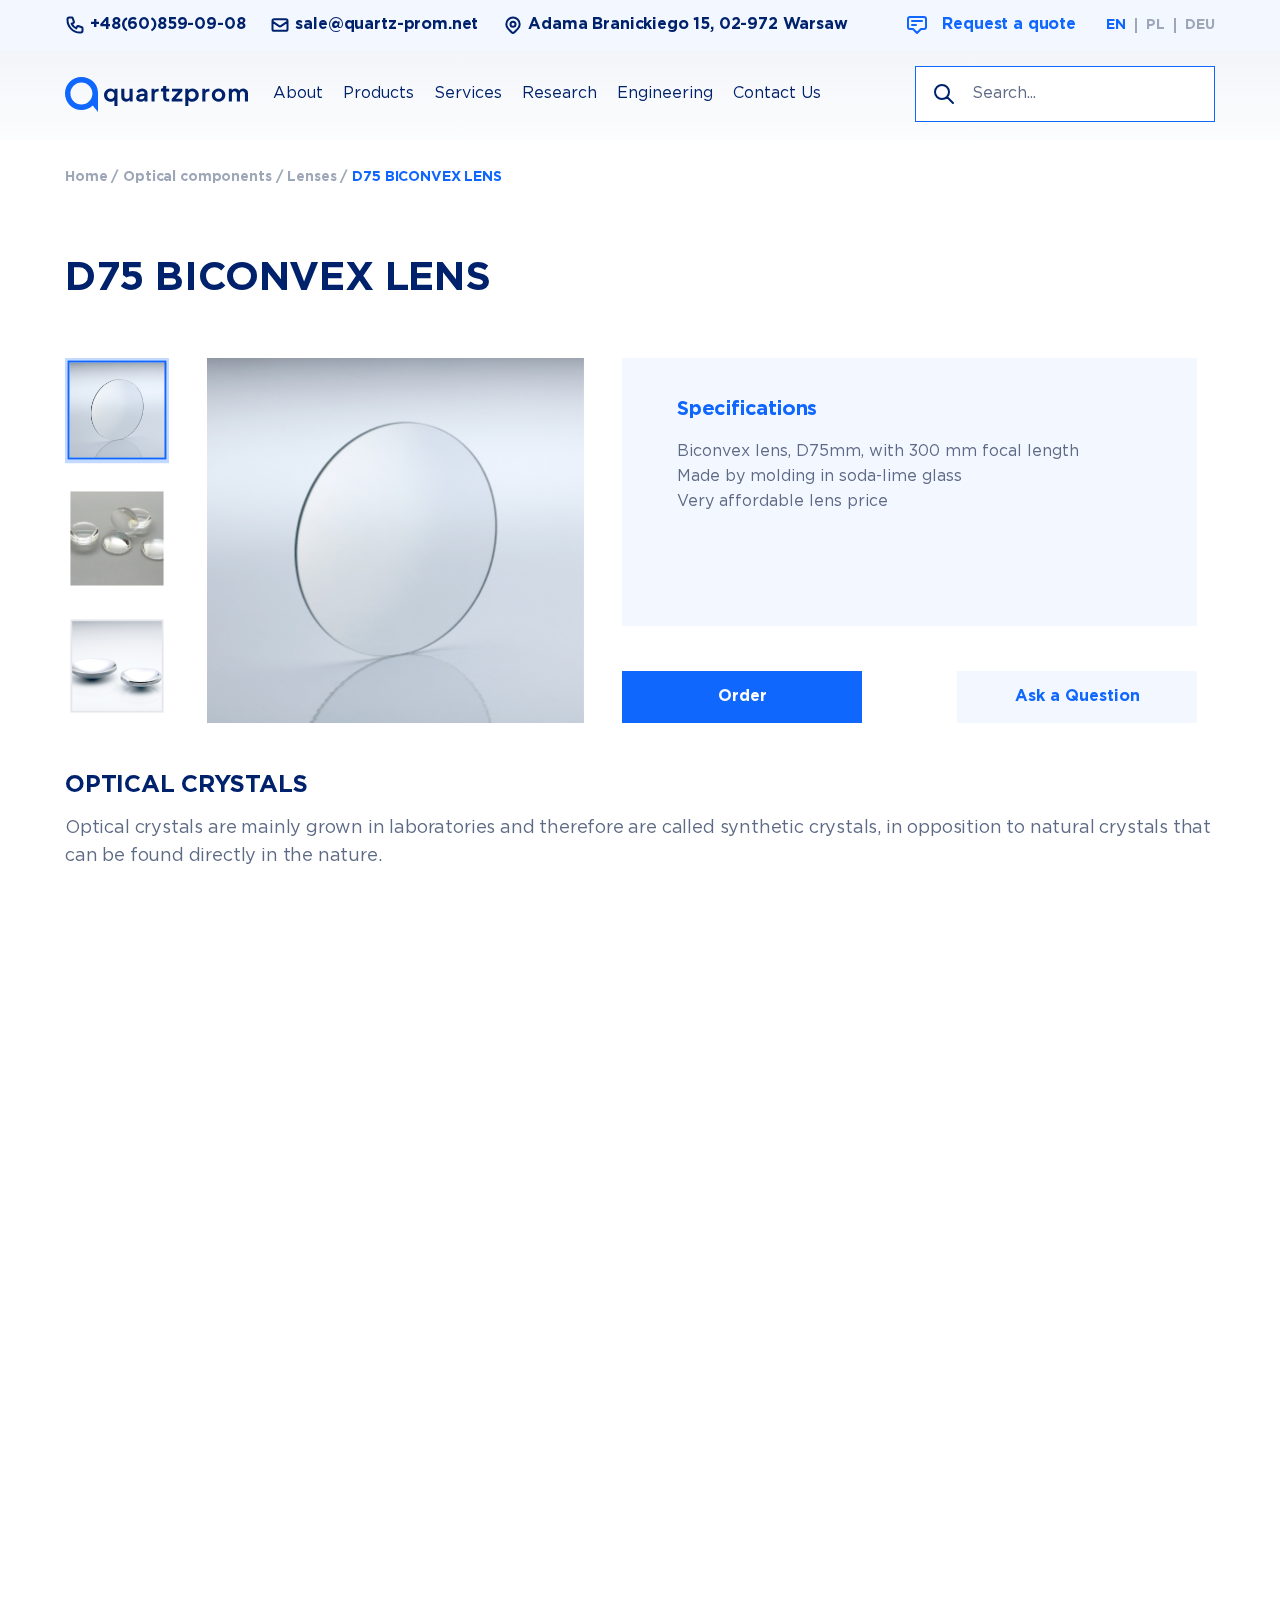
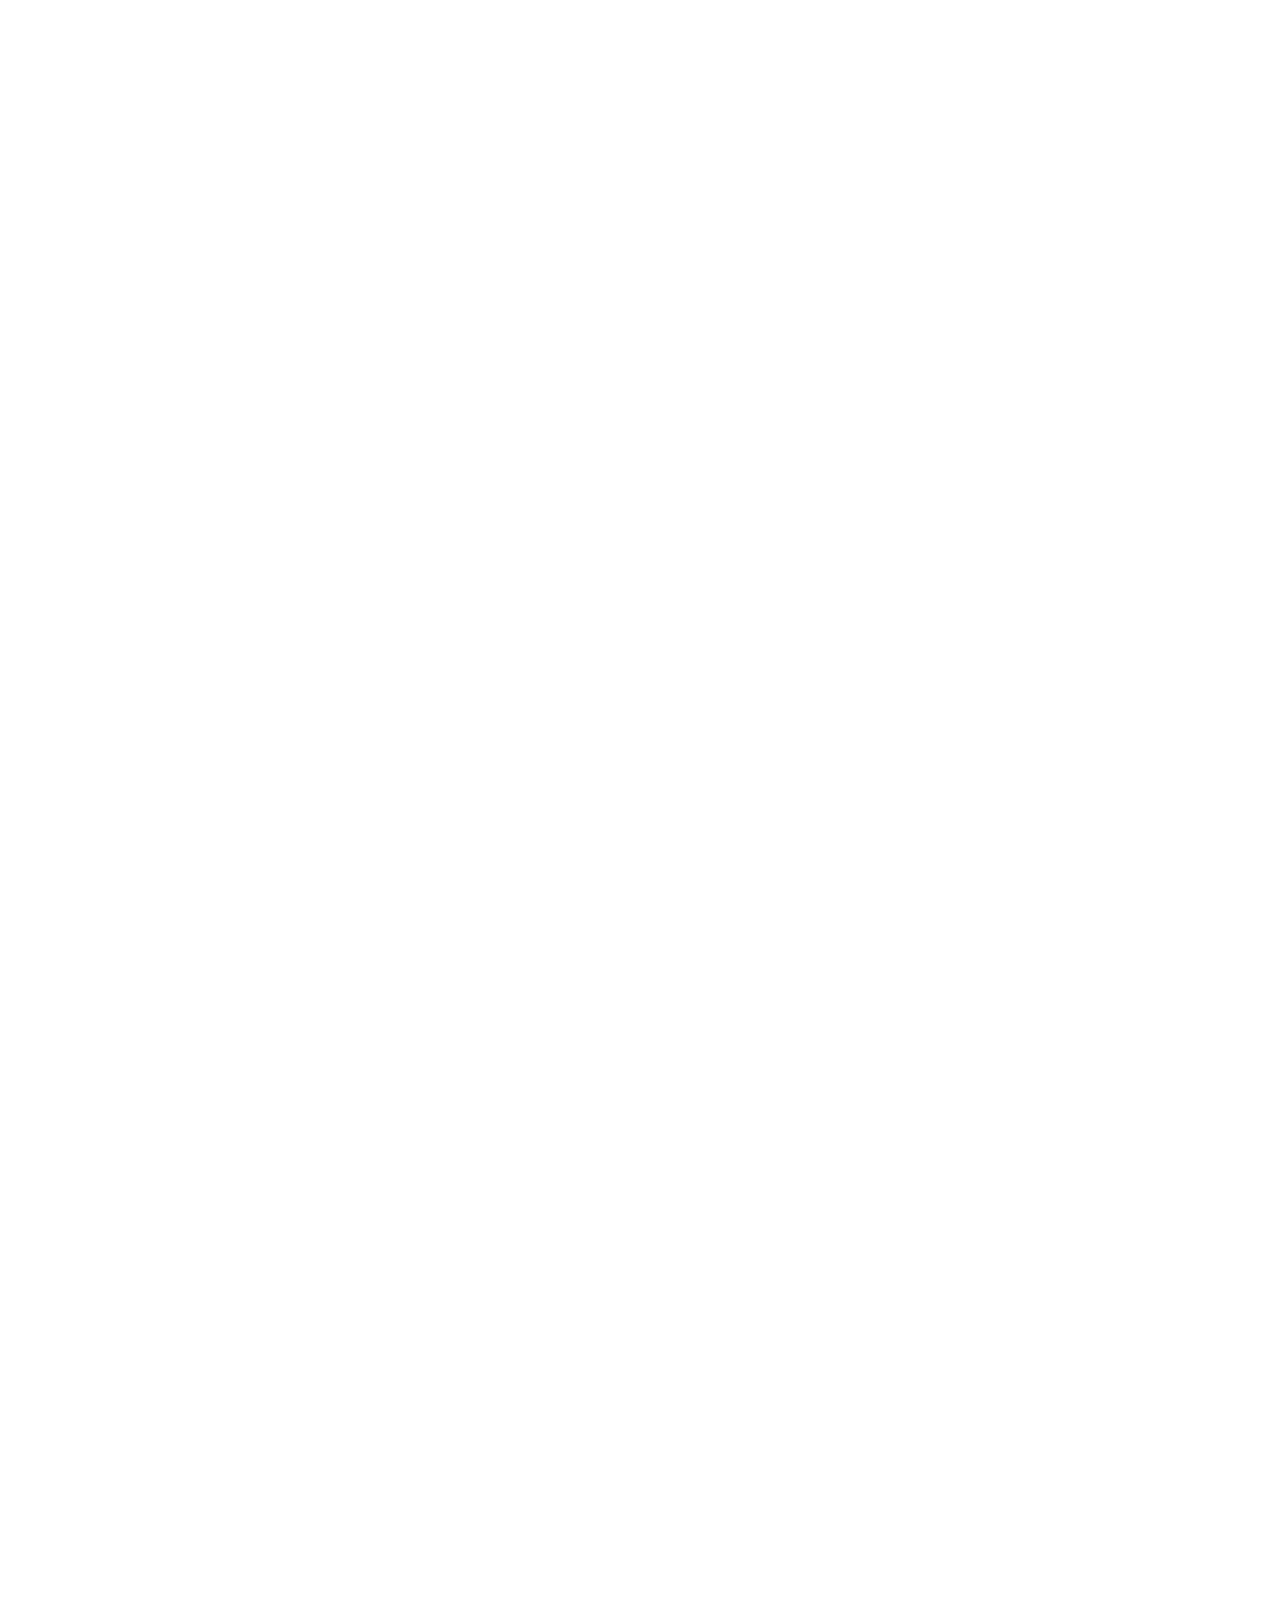
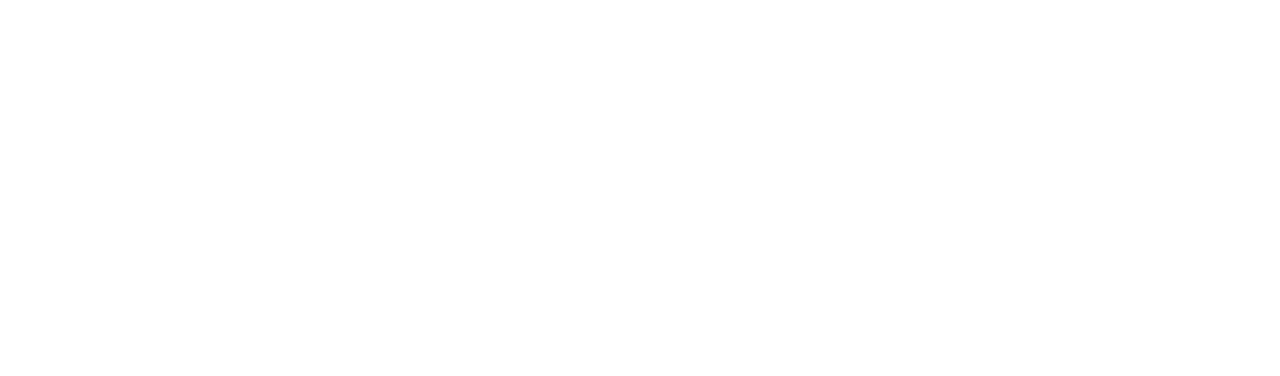
<file: single-products.html>
<!DOCTYPE html>
<html lang="ru">

	<head>

		<meta charset="utf-8">

		<title>Technological edge through quartz glass</title>
		<meta name="description" content="">

		<meta http-equiv="X-UA-Compatible" content="IE=edge">
		<meta name="viewport" content="width=device-width, initial-scale=1, maximum-scale=1">

		<meta property="og:image" content="path/to/image.jpg">
		<link rel="shortcut icon" href="img/favicon/favicon.ico" type="image/x-icon">
		<link rel="apple-touch-icon" href="img/favicon/apple-touch-icon.png">
		<link rel="apple-touch-icon" sizes="72x72" href="img/favicon/apple-touch-icon-72x72.png">
		<link rel="apple-touch-icon" sizes="114x114" href="img/favicon/apple-touch-icon-114x114.png">

		<!-- Chrome, Firefox OS and Opera -->
		<meta name="theme-color" content="#000">
		<!-- Windows Phone -->
		<meta name="msapplication-navbutton-color" content="#000">
		<!-- iOS Safari -->
		<meta name="apple-mobile-web-app-status-bar-style" content="#000">

		<link rel="stylesheet" href="css/main.min.css">

		<style>
			:root {
				--mainHeader: url(img/main-bg.png);
				--mainActivity: url(img/activity/bg.png);
				--menu-BG: url(img/menu-BG.png);
				--form_bg: url(img/fomr-BG.png);
				--mainHeaderAbout: url(img/about/bg-head.png);
			}
			@media (max-width : 992px){
				:root {
					--mainActivity: url(img/activity/bg_mob.png);
					--form_bg: url(img/fomr-BG_mob.png);
				}
			}
			@media (max-width : 768px){
				:root {
					--mainHeader: url(img/main-bg_mob.png);
				}
			}
			@media (max-width : 480px){
				:root {
					--form_bg: url(img/fomr-BG_mob2.png);
					--mainHeaderAbout: url(img/about/bg-head_mob.png);
				}
			}
		</style>

	</head>

	<body class="page page--products">

		<div class="main--wrapper">
			<header class="header">
				<div class="header--top">
					<div class="container">
						<div class="row">
							<div class="header--top__wrapper">
								<div class="header--top__contacts">
									<a href="tel:+48(60)859-09-08" class="phone">
										<svg width="20" height="20" viewBox="0 0 20 20" fill="none" xmlns="http://www.w3.org/2000/svg">
											<path d="M2.5 4.16667C2.5 3.24619 3.24619 2.5 4.16667 2.5H6.89937C7.25806 2.5 7.57651 2.72953 7.68994 3.06981L8.93811 6.81434C9.06926 7.20777 8.89115 7.63776 8.52022 7.82322L6.63917 8.76375C7.55771 10.801 9.19898 12.4423 11.2363 13.3608L12.1768 11.4798C12.3622 11.1088 12.7922 10.9307 13.1857 11.0619L16.9302 12.3101C17.2705 12.4235 17.5 12.7419 17.5 13.1006V15.8333C17.5 16.7538 16.7538 17.5 15.8333 17.5H15C8.09644 17.5 2.5 11.9036 2.5 5V4.16667Z" stroke="#00226C" stroke-width="2" stroke-linecap="round" stroke-linejoin="round"/>
										</svg>
										<span>+48(60)859-09-08</span>
									</a>
									<a href="mailto:sale@quartz-prom.net" class="mail">
										<svg width="20" height="20" viewBox="0 0 20 20" fill="none" xmlns="http://www.w3.org/2000/svg">
											<path d="M2.5 6.66675L9.0755 11.0504C9.63533 11.4236 10.3647 11.4236 10.9245 11.0504L17.5 6.66675M4.16667 15.8334H15.8333C16.7538 15.8334 17.5 15.0872 17.5 14.1667V5.83341C17.5 4.91294 16.7538 4.16675 15.8333 4.16675H4.16667C3.24619 4.16675 2.5 4.91294 2.5 5.83341V14.1667C2.5 15.0872 3.24619 15.8334 4.16667 15.8334Z" stroke="#00226C" stroke-width="2" stroke-linecap="round" stroke-linejoin="round"/>
										</svg>
										<span>sale@quartz-prom.net</span>
									</a>
									<a target="_blank" href="https://www.google.com/maps/place/POL-AQUA+SA,+Adama+Branickiego+15,+02-972+Warszawa,+%D0%9F%D0%BE%D0%BB%D1%8C%D1%88%D0%B0/data=!4m2!3m1!1s0x47192d68e232de05:0x8832059d2bc59b72?sa=X&ved=2ahUKEwikmKC6rvqCAxXrVfEDHcFUD90Q8gF6BAgSEAA" class="mail">
										<svg width="20" height="20" viewBox="0 0 20 20" fill="none" xmlns="http://www.w3.org/2000/svg">
											<path d="M14.714 13.8807C13.9864 14.6083 12.5188 16.0758 11.4134 17.1813C10.6323 17.9624 9.36751 17.9623 8.58646 17.1813C7.50084 16.0957 6.06038 14.6552 5.28587 13.8807C2.68238 11.2772 2.68238 7.05612 5.28587 4.45262C7.88937 1.84913 12.1105 1.84913 14.714 4.45262C17.3175 7.05612 17.3175 11.2772 14.714 13.8807Z" stroke="#00226C" stroke-width="2" stroke-linecap="round" stroke-linejoin="round"/>
											<path d="M12.4999 9.16667C12.4999 10.5474 11.3806 11.6667 9.99992 11.6667C8.61921 11.6667 7.49992 10.5474 7.49992 9.16667C7.49992 7.78596 8.61921 6.66667 9.99992 6.66667C11.3806 6.66667 12.4999 7.78596 12.4999 9.16667Z" stroke="#00226C" stroke-width="2" stroke-linecap="round" stroke-linejoin="round"/>
										</svg>
										<span>Adama Branickiego 15, 02-972 Warsaw</span>
									</a>
								</div>
								<div class="header--top__right">
									<button class="requestAquote open--requestAquote">
										<svg width="24" height="24" viewBox="0 0 24 24" fill="none" xmlns="http://www.w3.org/2000/svg">
											<path d="M7 8H17M7 12H11M12 20L8 16H5C3.89543 16 3 15.1046 3 14V6C3 4.89543 3.89543 4 5 4H19C20.1046 4 21 4.89543 21 6V14C21 15.1046 20.1046 16 19 16H16L12 20Z" stroke="#0F67FE" stroke-width="2" stroke-linecap="round" stroke-linejoin="round"/>
										</svg>
										<span>Request a quote</span>
									</button>
									<ul class="header--top__language">
										<li class="current-lang"><a href="#">EN</a></li>
										<li class="lang-item"><a href="#">PL</a></li>
										<li class="lang-item"><a href="#">DEU</a></li>
									</ul>
								</div>
							</div>
						</div>
					</div>
				</div>
				<div class="header--bottom">
					<div class="container">
						<div class="row">
							<div class="header--bottom__wrapper">
								<a href="index.html" class="header--bottom__logo">
									<img src="img/logo.svg" alt="quartzprom - Technological edge through quartz glass">
								</a>
								<ul class="menu">
									<li><a href="#">About</a></li>
									<li><a href="#">Products </a></li>
									<li><a href="#">Services</a></li>
									<li><a href="#">Research</a></li>
									<li><a href="#">Engineering</a></li>
									<li><a href="#">Contact Us</a></li>
								</ul>
								<form action="#" class="search">
									<svg width="24" height="24" viewBox="0 0 24 24" fill="none" xmlns="http://www.w3.org/2000/svg">
										<path d="M21 21L15 15M17 10C17 13.866 13.866 17 10 17C6.13401 17 3 13.866 3 10C3 6.13401 6.13401 3 10 3C13.866 3 17 6.13401 17 10Z" stroke="#00226C" stroke-width="2" stroke-linecap="round" stroke-linejoin="round"/>
									</svg>
									<input type="text" placeholder="Search...">
								</form>
								<button class="menu--burger">
									<strong>Menu</strong>
									<div class="menu--burger__wrapper">
										<span></span><span></span><span></span>
									</div>
								</button>
							</div>
						</div>
					</div>
				</div>
			</header>

			<div class="menu--mobile" style="background-image: var(--menu-BG);">
				<div class="menu--mobile__wrapper">
					<div class="menu--mobile__top">
						<ul class="header--top__language">
							<li class="current-lang"><a href="#">EN</a></li>
							<li class="lang-item"><a href="#">PL</a></li>
							<li class="lang-item"><a href="#">DEU</a></li>
						</ul>
						<button class="search--button">
							<svg width="24" height="24" viewBox="0 0 24 24" fill="none" xmlns="http://www.w3.org/2000/svg">
								<path d="M21 21L15 15M17 10C17 13.866 13.866 17 10 17C6.13401 17 3 13.866 3 10C3 6.13401 6.13401 3 10 3C13.866 3 17 6.13401 17 10Z" stroke="#00226C" stroke-width="2" stroke-linecap="round" stroke-linejoin="round"/>
							</svg>
						</button>
						<form action="#" class="search">
							<svg width="24" height="24" viewBox="0 0 24 24" fill="none" xmlns="http://www.w3.org/2000/svg">
								<path d="M21 21L15 15M17 10C17 13.866 13.866 17 10 17C6.13401 17 3 13.866 3 10C3 6.13401 6.13401 3 10 3C13.866 3 17 6.13401 17 10Z" stroke="#00226C" stroke-width="2" stroke-linecap="round" stroke-linejoin="round"/>
							</svg>
							<input type="text" placeholder="Search...">
						</form>
						<button class="menu--burger">
							<strong>Menu</strong>
							<div class="menu--burger__wrapper">
								<span></span><span></span><span></span>
							</div>
						</button>
					</div>
					<div class="menu--mobile__bottom">
						<div class="menu--mobile__bottom--left">
							<ul class="menu menu--mobile__inner">
								<li><a href="#1">About</a></li>
								<li>
									<a href="#">Products </a>
									<ul class="sub-menu">
										<li><a href="#32">Optical windows</a></li>
										<li><a href="#123">Prisms</a></li>
										<li><a href="#123">Optical filters & coatings</a></li>
										<li><a href="#123">Optical mirrors</a></li>
										<li><a href="#123">IR & Laser optical components</a></li>
										<li><a href="#123">UV optics</a></li>
										<li><a href="#123">Optical windows</a></li>
										<li><a href="#12">Prisms</a></li>
										<li><a href="#2">Optical filters & coatings</a></li>
										<li><a href="#123">Optical mirrors</a></li>
									</ul>
								</li>
								<li><a href="#2">Services</a></li>
								<li><a href="#3">Research</a></li>
								<li><a href="#4">Engineering</a></li>
								<li><a href="#5">Contact Us</a></li>
							</ul>
							<div class="social">
								<a href="#">
									<svg width="32" height="32" viewBox="0 0 32 32" fill="none" xmlns="http://www.w3.org/2000/svg">
										<path d="M29.3332 16.0807C29.3332 8.67184 23.3643 2.6665 15.9998 2.6665C8.63539 2.6665 2.6665 8.67184 2.6665 16.0807C2.6665 22.7776 7.54117 28.327 13.9163 29.3332V19.959H10.5314V16.0798H13.9163V13.1252C13.9163 9.76339 15.9065 7.90562 18.9527 7.90562C20.4105 7.90562 21.9376 8.16784 21.9376 8.16784V11.4692H20.2549C18.599 11.4692 18.0834 12.5038 18.0834 13.5652V16.0807H21.7812L21.1901 19.9581H18.0834V29.3332C24.4585 28.327 29.3332 22.7776 29.3332 16.0807Z" fill="#9EA7B8"/>
									</svg>
								</a>
								<a href="#">
									<svg width="32" height="32" viewBox="0 0 32 32" fill="none" xmlns="http://www.w3.org/2000/svg">
										<path fill-rule="evenodd" clip-rule="evenodd" d="M26.3892 7.21961C27.536 7.52769 28.4431 8.43485 28.7512 9.58161C29.3161 11.6698 29.3332 16.0001 29.3332 16.0001C29.3332 16.0001 29.3332 20.3476 28.7683 22.4186C28.4603 23.5654 27.5531 24.4725 26.4063 24.7806C24.3353 25.3454 15.9998 25.3454 15.9998 25.3454C15.9998 25.3454 7.66436 25.3454 5.59333 24.7806C4.44656 24.4725 3.53942 23.5654 3.23133 22.4186C2.6665 20.3304 2.6665 16.0001 2.6665 16.0001C2.6665 16.0001 2.6665 11.6698 3.21421 9.59873C3.5223 8.45196 4.42945 7.54482 5.57622 7.23673C7.64725 6.6719 15.9827 6.65479 15.9827 6.65479C15.9827 6.65479 24.3182 6.65479 26.3892 7.21961ZM20.2446 16.0001L13.3297 20.0052V11.995L20.2446 16.0001Z" fill="#9EA7B8"/>
									</svg>
								</a>
								<a href="#">
									<svg width="32" height="32" viewBox="0 0 32 32" fill="none" xmlns="http://www.w3.org/2000/svg">
										<path fill-rule="evenodd" clip-rule="evenodd" d="M16 4C12.7408 4 12.3328 4.0136 11.0528 4.072C9.7752 4.1304 8.9024 4.3336 8.1392 4.6304C7.3392 4.9312 6.6136 5.4032 6.0136 6.0144C5.40338 6.61371 4.93109 7.3388 4.6296 8.1392C4.3344 8.9024 4.1304 9.776 4.072 11.0536C4.0144 12.3328 4 12.74 4 16C4 19.26 4.0136 19.6672 4.072 20.9472C4.1304 22.2248 4.3336 23.0976 4.6304 23.8608C4.9312 24.6608 5.4032 25.3864 6.0144 25.9864C6.61372 26.5966 7.33881 27.0689 8.1392 27.3704C8.9024 27.6664 9.7752 27.8696 11.0528 27.928C12.3328 27.9864 12.7408 28 16 28C19.2592 28 19.6672 27.9864 20.9472 27.928C22.2248 27.8696 23.0976 27.6664 23.8608 27.3696C24.6608 27.0688 25.3864 26.5968 25.9864 25.9856C26.5966 25.3863 27.0689 24.6612 27.3704 23.8608C27.6664 23.0976 27.8696 22.2248 27.928 20.9472C27.9864 19.6672 28 19.2592 28 16C28 12.7408 27.9864 12.3328 27.928 11.0528C27.8696 9.7752 27.6664 8.9024 27.3696 8.1392C27.0683 7.33845 26.596 6.61306 25.9856 6.0136C25.3863 5.40338 24.6612 4.93109 23.8608 4.6296C23.0976 4.3344 22.224 4.1304 20.9464 4.072C19.6672 4.0144 19.26 4 16 4ZM16 6.1624C19.204 6.1624 19.584 6.1744 20.8496 6.232C22.0192 6.2856 22.6544 6.48 23.0776 6.6456C23.6376 6.8624 24.0376 7.1232 24.4576 7.5424C24.8776 7.9624 25.1376 8.3624 25.3544 8.9224C25.5192 9.3456 25.7144 9.9808 25.768 11.1504C25.8256 12.416 25.8376 12.796 25.8376 16C25.8376 19.204 25.8256 19.584 25.768 20.8496C25.7144 22.0192 25.52 22.6544 25.3544 23.0776C25.1623 23.5988 24.8559 24.0704 24.4576 24.4576C24.0705 24.856 23.5989 25.1624 23.0776 25.3544C22.6544 25.5192 22.0192 25.7144 20.8496 25.768C19.584 25.8256 19.2048 25.8376 16 25.8376C12.7952 25.8376 12.416 25.8256 11.1504 25.768C9.9808 25.7144 9.3456 25.52 8.9224 25.3544C8.40116 25.1623 7.92961 24.8559 7.5424 24.4576C7.14414 24.0704 6.8377 23.5988 6.6456 23.0776C6.4808 22.6544 6.2856 22.0192 6.232 20.8496C6.1744 19.584 6.1624 19.204 6.1624 16C6.1624 12.796 6.1744 12.416 6.232 11.1504C6.2856 9.9808 6.48 9.3456 6.6456 8.9224C6.8624 8.3624 7.1232 7.9624 7.5424 7.5424C7.92955 7.14404 8.40113 6.83758 8.9224 6.6456C9.3456 6.4808 9.9808 6.2856 11.1504 6.232C12.416 6.1744 12.796 6.1624 16 6.1624Z" fill="#9EA7B8"/>
										<path fill-rule="evenodd" clip-rule="evenodd" d="M16 20.0042C15.4742 20.0042 14.9536 19.9006 14.4678 19.6994C13.982 19.4982 13.5406 19.2033 13.1688 18.8315C12.797 18.4597 12.502 18.0183 12.3008 17.5325C12.0996 17.0467 11.996 16.526 11.996 16.0002C11.996 15.4744 12.0996 14.9537 12.3008 14.4679C12.502 13.9822 12.797 13.5408 13.1688 13.169C13.5406 12.7971 13.982 12.5022 14.4678 12.301C14.9536 12.0998 15.4742 11.9962 16 11.9962C17.062 11.9962 18.0804 12.4181 18.8313 13.169C19.5822 13.9198 20.004 14.9383 20.004 16.0002C20.004 17.0621 19.5822 18.0806 18.8313 18.8315C18.0804 19.5824 17.062 20.0042 16 20.0042ZM16 9.83221C14.3642 9.83221 12.7953 10.482 11.6386 11.6388C10.4819 12.7955 9.83203 14.3644 9.83203 16.0002C9.83203 17.6361 10.4819 19.2049 11.6386 20.3616C12.7953 21.5184 14.3642 22.1682 16 22.1682C17.6359 22.1682 19.2047 21.5184 20.3615 20.3616C21.5182 19.2049 22.168 17.6361 22.168 16.0002C22.168 14.3644 21.5182 12.7955 20.3615 11.6388C19.2047 10.482 17.6359 9.83221 16 9.83221ZM23.9624 9.72021C23.9624 10.1069 23.8088 10.4777 23.5354 10.7512C23.262 11.0246 22.8911 11.1782 22.5044 11.1782C22.1177 11.1782 21.7469 11.0246 21.4735 10.7512C21.2 10.4777 21.0464 10.1069 21.0464 9.72021C21.0464 9.33352 21.2 8.96267 21.4735 8.68925C21.7469 8.41582 22.1177 8.26221 22.5044 8.26221C22.8911 8.26221 23.262 8.41582 23.5354 8.68925C23.8088 8.96267 23.9624 9.33352 23.9624 9.72021Z" fill="#9EA7B8"/>
									</svg>
								</a>
								<a href="#">
									<svg width="32" height="32" viewBox="0 0 32 32" fill="none" xmlns="http://www.w3.org/2000/svg">
										<path d="M28 5.76471V26.2353C28 26.7033 27.8141 27.1522 27.4831 27.4831C27.1522 27.8141 26.7033 28 26.2353 28H5.76471C5.29668 28 4.84782 27.8141 4.51687 27.4831C4.18592 27.1522 4 26.7033 4 26.2353V5.76471C4 5.29668 4.18592 4.84782 4.51687 4.51687C4.84782 4.18592 5.29668 4 5.76471 4H26.2353C26.7033 4 27.1522 4.18592 27.4831 4.51687C27.8141 4.84782 28 5.29668 28 5.76471ZM11.0588 13.1765H7.52941V24.4706H11.0588V13.1765ZM11.3765 9.29412C11.3783 9.02715 11.3276 8.76242 11.2271 8.51506C11.1267 8.2677 10.9785 8.04255 10.791 7.85246C10.6036 7.66237 10.3805 7.51107 10.1346 7.4072C9.88861 7.30332 9.62462 7.24891 9.35765 7.24706H9.29412C8.7512 7.24706 8.23053 7.46273 7.84663 7.84663C7.46273 8.23053 7.24706 8.7512 7.24706 9.29412C7.24706 9.83703 7.46273 10.3577 7.84663 10.7416C8.23053 11.1255 8.7512 11.3412 9.29412 11.3412C9.56111 11.3477 9.82678 11.3016 10.0759 11.2055C10.3251 11.1094 10.5529 10.9651 10.7463 10.7809C10.9396 10.5967 11.0948 10.3762 11.203 10.132C11.3111 9.88775 11.3701 9.62464 11.3765 9.35765V9.29412ZM24.4706 17.6094C24.4706 14.2141 22.3106 12.8941 20.1647 12.8941C19.4621 12.8589 18.7626 13.0086 18.1358 13.3281C17.5091 13.6477 16.9771 14.126 16.5929 14.7153H16.4941V13.1765H13.1765V24.4706H16.7059V18.4635C16.6549 17.8483 16.8487 17.2378 17.2452 16.7646C17.6417 16.2915 18.2089 15.9939 18.8235 15.9365H18.9576C20.08 15.9365 20.9129 16.6424 20.9129 18.4212V24.4706H24.4424L24.4706 17.6094Z" fill="#9EA7B8"/>
									</svg>
								</a>
							</div>
						</div>
						<div class="menu--mobile__bottom--right">
							<button class="requestAquote open--requestAquote">
								<svg width="24" height="24" viewBox="0 0 24 24" fill="none" xmlns="http://www.w3.org/2000/svg">
									<path d="M7 8H17M7 12H11M12 20L8 16H5C3.89543 16 3 15.1046 3 14V6C3 4.89543 3.89543 4 5 4H19C20.1046 4 21 4.89543 21 6V14C21 15.1046 20.1046 16 19 16H16L12 20Z" stroke="#0F67FE" stroke-width="2" stroke-linecap="round" stroke-linejoin="round"/>
								</svg>
								<span>Request a quote</span>
							</button>
							<div class="header--top__contacts">
								<a href="tel:+48(60)859-09-08" class="phone">
									<svg width="20" height="20" viewBox="0 0 20 20" fill="none" xmlns="http://www.w3.org/2000/svg">
										<path d="M2.5 4.16667C2.5 3.24619 3.24619 2.5 4.16667 2.5H6.89937C7.25806 2.5 7.57651 2.72953 7.68994 3.06981L8.93811 6.81434C9.06926 7.20777 8.89115 7.63776 8.52022 7.82322L6.63917 8.76375C7.55771 10.801 9.19898 12.4423 11.2363 13.3608L12.1768 11.4798C12.3622 11.1088 12.7922 10.9307 13.1857 11.0619L16.9302 12.3101C17.2705 12.4235 17.5 12.7419 17.5 13.1006V15.8333C17.5 16.7538 16.7538 17.5 15.8333 17.5H15C8.09644 17.5 2.5 11.9036 2.5 5V4.16667Z" stroke="#00226C" stroke-width="2" stroke-linecap="round" stroke-linejoin="round"/>
									</svg>
									<span>+48(60)859-09-08</span>
								</a>
								<a href="mailto:sale@quartz-prom.net" class="mail">
									<svg width="20" height="20" viewBox="0 0 20 20" fill="none" xmlns="http://www.w3.org/2000/svg">
										<path d="M2.5 6.66675L9.0755 11.0504C9.63533 11.4236 10.3647 11.4236 10.9245 11.0504L17.5 6.66675M4.16667 15.8334H15.8333C16.7538 15.8334 17.5 15.0872 17.5 14.1667V5.83341C17.5 4.91294 16.7538 4.16675 15.8333 4.16675H4.16667C3.24619 4.16675 2.5 4.91294 2.5 5.83341V14.1667C2.5 15.0872 3.24619 15.8334 4.16667 15.8334Z" stroke="#00226C" stroke-width="2" stroke-linecap="round" stroke-linejoin="round"/>
									</svg>
									<span>sale@quartz-prom.net</span>
								</a>
								<a target="_blank" href="https://www.google.com/maps/place/POL-AQUA+SA,+Adama+Branickiego+15,+02-972+Warszawa,+%D0%9F%D0%BE%D0%BB%D1%8C%D1%88%D0%B0/data=!4m2!3m1!1s0x47192d68e232de05:0x8832059d2bc59b72?sa=X&ved=2ahUKEwikmKC6rvqCAxXrVfEDHcFUD90Q8gF6BAgSEAA" class="mail">
									<svg width="20" height="20" viewBox="0 0 20 20" fill="none" xmlns="http://www.w3.org/2000/svg">
										<path d="M14.714 13.8807C13.9864 14.6083 12.5188 16.0758 11.4134 17.1813C10.6323 17.9624 9.36751 17.9623 8.58646 17.1813C7.50084 16.0957 6.06038 14.6552 5.28587 13.8807C2.68238 11.2772 2.68238 7.05612 5.28587 4.45262C7.88937 1.84913 12.1105 1.84913 14.714 4.45262C17.3175 7.05612 17.3175 11.2772 14.714 13.8807Z" stroke="#00226C" stroke-width="2" stroke-linecap="round" stroke-linejoin="round"/>
										<path d="M12.4999 9.16667C12.4999 10.5474 11.3806 11.6667 9.99992 11.6667C8.61921 11.6667 7.49992 10.5474 7.49992 9.16667C7.49992 7.78596 8.61921 6.66667 9.99992 6.66667C11.3806 6.66667 12.4999 7.78596 12.4999 9.16667Z" stroke="#00226C" stroke-width="2" stroke-linecap="round" stroke-linejoin="round"/>
									</svg>
									<span>Adama Branickiego 15, 02-972 Warsaw</span>
								</a>
							</div>
						</div>
					</div>
				</div>
			</div>

			<main class="main products products--single">
				<section class="products--single__block">
					<div class="container">
						<div class="row">
							<ul class="breadcrumbs">
								<li><a href="index.html">Home /</a></li>
								<li><a href="archive-products.html">Optical components /</a></li>
								<li><a href="archive-lenses.html">Lenses /</a></li>
								<li><span>D75 BICONVEX LENS</span></li>
							</ul>
							<h1 class="h2">D75 BICONVEX LENS</h1>
							<div class="products--single__header">
								<div class="products--single__header--slider">
									<div class="products--single__slider splide splide--single">
										<div class="splide__track">
											<div class="splide__list">
												<div class="splide__slide products--single__slide">
													<img src="img/products/single/1.png" alt="#">
												</div>
												<div class="splide__slide products--single__slide">
													<img src="img/products/single/2.png" alt="#">
												</div>
												<div class="splide__slide products--single__slide">
													<img src="img/products/single/3.png" alt="#">
												</div>
												<div class="splide__slide products--single__slide">
													<img src="img/products/single/4.png" alt="#">
												</div>
												<div class="splide__slide products--single__slide">
													<img src="img/products/single/1.png" alt="#">
												</div>
												<div class="splide__slide products--single__slide">
													<img src="img/products/single/2.png" alt="#">
												</div>
											</div>
										</div>
									</div>
									<div class="products--single__thumbnails splide splide--single__thimbnail">
										<div class="splide__track">
											<div class="splide__list">
												<div class="splide__slide products--single__thumbnail">
													<img src="img/products/single/1.png" alt="#">
												</div>
												<div class="splide__slide products--single__thumbnail">
													<img src="img/products/single/2.png" alt="#">
												</div>
												<div class="splide__slide products--single__thumbnail">
													<img src="img/products/single/3.png" alt="#">
												</div>
												<div class="splide__slide products--single__thumbnail">
													<img src="img/products/single/4.png" alt="#">
												</div>
												<div class="splide__slide products--single__thumbnail">
													<img src="img/products/single/1.png" alt="#">
												</div>
												<div class="splide__slide products--single__thumbnail">
													<img src="img/products/single/2.png" alt="#">
												</div>
											</div>
										</div>
									</div>
								</div>
								<div class="products--single__header--info">
									<div class="products--single__header--text">
										<div class="h3 text--xl color--accent">Specifications</div>
										<div class="text--md">
											Biconvex lens, D75mm, with 300 mm focal length <br>
											Made by molding in soda-lime glass <br>
											Very affordable lens price
										</div>
									</div>
									<div class="products--single__header--buttons">
										<a href="#" class="button">Order</a>
										<a href="#" class="button button--light">Ask a Question</a>
									</div>
								</div>
							</div>
							<div class="products--info">
								<div class="products--info__block">
									<div class="h3">OPTICAL CRYSTALS</div>
									<p class="text--lg">
										Optical crystals are mainly grown in laboratories and therefore are called synthetic crystals, in opposition to
										natural crystals that can be found directly in the nature.
										<br><br>
										Each type of crystal shows specific optical properties, that leads to active modification of light that is passing
										through them.
										These above characteristics are the reason why they are useful in many different photonics applications.
									</p>
								</div>
								<div class="products--info__block">
									<div class="h3">TWO MAIN OPTICAL CRYSTALS TYPES</div>
									<p class="text--lg">
										Two main type of light modification can be sort out of optical crystals that correspond to two main crystal types:
									</p>
								</div>
								<div class="products--info__block">
									<div class="h3">Laser crystals</div>
									<p class="text--lg">
										Laser crystals, are synthetic crystals specially design to be used in Laser. They are an optical gain medium,
										meaning crystals will amplify light going through it. Due to their good thermal dissipation characteristics, they
										are able to cope with the high power generated by lasers.
										<br><br>
										Laser crystals are widely used in diode pumping lasers, as an amplifier of the diode output light.
										Most current laser crystals includes : nd:YAG, Ti:Sapphire and Er:YAG.
										<br><br>
										Naming of the crystal follow below pattern :
									</p>
								</div>
							</div>
							<div class="products--single__canBuy">
								<div class="h3 color--accent">Also You May Buy</div>
								<div class="products--single__canBuy--list splide splide--canBuy">
									<div class="splide__track">
										<div class="splide__list">
											<a href="single-products.html" class="products--single__canBuy--item splide__slide">
												<div class="products--single__canBuy--item__image">
													<img src="img/products/productImage.png" alt="PMMA Injected Aspherical Lens">
												</div>
												<div class="products--single__canBuy--item__info">
													<div class="text--2xl">PMMA Injected Aspherical Lens</div>
													<div class="products--single__canBuy--item__category">
														<span class="color--accent">Category:</span>
														<span>Optical plastic</span>
													</div>
													<div class="products--single__canBuy--item__category">
														<span class="color--accent">Description:</span>
														<span>Aspherical PMMA Lens</span>
													</div>
													<div class="products--single__canBuy--item__price">Price on request</div>
													
												</div>
											</a>
											<a href="single-products.html" class="products--single__canBuy--item splide__slide">
												<div class="products--single__canBuy--item__image">
													<img src="img/products/productImage.png" alt="PMMA Injected Aspherical Lens">
												</div>
												<div class="products--single__canBuy--item__info">
													<div class="text--2xl">PMMA Injected Aspherical Lens</div>
													<div class="products--single__canBuy--item__category">
														<span class="color--accent">Category:</span>
														<span>Optical plastic</span>
													</div>
													<div class="products--single__canBuy--item__category">
														<span class="color--accent">Description:</span>
														<span>Aspherical PMMA Lens</span>
													</div>
													<div class="products--single__canBuy--item__price">Price on request</div>
													
												</div>
											</a>
											<a href="single-products.html" class="products--single__canBuy--item splide__slide">
												<div class="products--single__canBuy--item__image">
													<img src="img/products/productImage.png" alt="PMMA Injected Aspherical Lens">
												</div>
												<div class="products--single__canBuy--item__info">
													<div class="text--2xl">PMMA Injected Aspherical Lens</div>
													<div class="products--single__canBuy--item__category">
														<span class="color--accent">Category:</span>
														<span>Optical plastic</span>
													</div>
													<div class="products--single__canBuy--item__category">
														<span class="color--accent">Description:</span>
														<span>Aspherical PMMA Lens</span>
													</div>
													<div class="products--single__canBuy--item__price">Price on request</div>
													
												</div>
											</a>
											<a href="single-products.html" class="products--single__canBuy--item splide__slide">
												<div class="products--single__canBuy--item__image">
													<img src="img/products/productImage.png" alt="PMMA Injected Aspherical Lens">
												</div>
												<div class="products--single__canBuy--item__info">
													<div class="text--2xl">PMMA Injected Aspherical Lens</div>
													<div class="products--single__canBuy--item__category">
														<span class="color--accent">Category:</span>
														<span>Optical plastic</span>
													</div>
													<div class="products--single__canBuy--item__category">
														<span class="color--accent">Description:</span>
														<span>Aspherical PMMA Lens</span>
													</div>
													<div class="products--single__canBuy--item__price">Price on request</div>
													
												</div>
											</a>
											<a href="single-products.html" class="products--single__canBuy--item splide__slide">
												<div class="products--single__canBuy--item__image">
													<img src="img/products/productImage.png" alt="PMMA Injected Aspherical Lens">
												</div>
												<div class="products--single__canBuy--item__info">
													<div class="text--2xl">PMMA Injected Aspherical Lens</div>
													<div class="products--single__canBuy--item__category">
														<span class="color--accent">Category:</span>
														<span>Optical plastic</span>
													</div>
													<div class="products--single__canBuy--item__category">
														<span class="color--accent">Description:</span>
														<span>Aspherical PMMA Lens</span>
													</div>
													<div class="products--single__canBuy--item__price">Price on request</div>
													
												</div>
											</a>
											<a href="single-products.html" class="products--single__canBuy--item splide__slide">
												<div class="products--single__canBuy--item__image">
													<img src="img/products/productImage.png" alt="PMMA Injected Aspherical Lens">
												</div>
												<div class="products--single__canBuy--item__info">
													<div class="text--2xl">PMMA Injected Aspherical Lens</div>
													<div class="products--single__canBuy--item__category">
														<span class="color--accent">Category:</span>
														<span>Optical plastic</span>
													</div>
													<div class="products--single__canBuy--item__category">
														<span class="color--accent">Description:</span>
														<span>Aspherical PMMA Lens</span>
													</div>
													<div class="products--single__canBuy--item__price">Price on request</div>
													
												</div>
											</a>
											<a href="single-products.html" class="products--single__canBuy--item splide__slide">
												<div class="products--single__canBuy--item__image">
													<img src="img/products/productImage.png" alt="PMMA Injected Aspherical Lens">
												</div>
												<div class="products--single__canBuy--item__info">
													<div class="text--2xl">PMMA Injected Aspherical Lens</div>
													<div class="products--single__canBuy--item__category">
														<span class="color--accent">Category:</span>
														<span>Optical plastic</span>
													</div>
													<div class="products--single__canBuy--item__category">
														<span class="color--accent">Description:</span>
														<span>Aspherical PMMA Lens</span>
													</div>
													<div class="products--single__canBuy--item__price">Price on request</div>
													
												</div>
											</a>
											<a href="single-products.html" class="products--single__canBuy--item splide__slide">
												<div class="products--single__canBuy--item__image">
													<img src="img/products/productImage.png" alt="PMMA Injected Aspherical Lens">
												</div>
												<div class="products--single__canBuy--item__info">
													<div class="text--2xl">PMMA Injected Aspherical Lens</div>
													<div class="products--single__canBuy--item__category">
														<span class="color--accent">Category:</span>
														<span>Optical plastic</span>
													</div>
													<div class="products--single__canBuy--item__category">
														<span class="color--accent">Description:</span>
														<span>Aspherical PMMA Lens</span>
													</div>
													<div class="products--single__canBuy--item__price">Price on request</div>
													
												</div>
											</a>
											<a href="single-products.html" class="products--single__canBuy--item splide__slide">
												<div class="products--single__canBuy--item__image">
													<img src="img/products/productImage.png" alt="PMMA Injected Aspherical Lens">
												</div>
												<div class="products--single__canBuy--item__info">
													<div class="text--2xl">PMMA Injected Aspherical Lens</div>
													<div class="products--single__canBuy--item__category">
														<span class="color--accent">Category:</span>
														<span>Optical plastic</span>
													</div>
													<div class="products--single__canBuy--item__category">
														<span class="color--accent">Description:</span>
														<span>Aspherical PMMA Lens</span>
													</div>
													<div class="products--single__canBuy--item__price">Price on request</div>
													
												</div>
											</a>
											<a href="single-products.html" class="products--single__canBuy--item splide__slide">
												<div class="products--single__canBuy--item__image">
													<img src="img/products/productImage.png" alt="PMMA Injected Aspherical Lens">
												</div>
												<div class="products--single__canBuy--item__info">
													<div class="text--2xl">PMMA Injected Aspherical Lens</div>
													<div class="products--single__canBuy--item__category">
														<span class="color--accent">Category:</span>
														<span>Optical plastic</span>
													</div>
													<div class="products--single__canBuy--item__category">
														<span class="color--accent">Description:</span>
														<span>Aspherical PMMA Lens</span>
													</div>
													<div class="products--single__canBuy--item__price">Price on request</div>
													
												</div>
											</a>
											<a href="single-products.html" class="products--single__canBuy--item splide__slide">
												<div class="products--single__canBuy--item__image">
													<img src="img/products/productImage.png" alt="PMMA Injected Aspherical Lens">
												</div>
												<div class="products--single__canBuy--item__info">
													<div class="text--2xl">PMMA Injected Aspherical Lens</div>
													<div class="products--single__canBuy--item__category">
														<span class="color--accent">Category:</span>
														<span>Optical plastic</span>
													</div>
													<div class="products--single__canBuy--item__category">
														<span class="color--accent">Description:</span>
														<span>Aspherical PMMA Lens</span>
													</div>
													<div class="products--single__canBuy--item__price">Price on request</div>
													
												</div>
											</a>
											<a href="single-products.html" class="products--single__canBuy--item splide__slide">
												<div class="products--single__canBuy--item__image">
													<img src="img/products/productImage.png" alt="PMMA Injected Aspherical Lens">
												</div>
												<div class="products--single__canBuy--item__info">
													<div class="text--2xl">PMMA Injected Aspherical Lens</div>
													<div class="products--single__canBuy--item__category">
														<span class="color--accent">Category:</span>
														<span>Optical plastic</span>
													</div>
													<div class="products--single__canBuy--item__category">
														<span class="color--accent">Description:</span>
														<span>Aspherical PMMA Lens</span>
													</div>
													<div class="products--single__canBuy--item__price">Price on request</div>
													
												</div>
											</a>
											<a href="single-products.html" class="products--single__canBuy--item splide__slide">
												<div class="products--single__canBuy--item__image">
													<img src="img/products/productImage.png" alt="PMMA Injected Aspherical Lens">
												</div>
												<div class="products--single__canBuy--item__info">
													<div class="text--2xl">PMMA Injected Aspherical Lens</div>
													<div class="products--single__canBuy--item__category">
														<span class="color--accent">Category:</span>
														<span>Optical plastic</span>
													</div>
													<div class="products--single__canBuy--item__category">
														<span class="color--accent">Description:</span>
														<span>Aspherical PMMA Lens</span>
													</div>
													<div class="products--single__canBuy--item__price">Price on request</div>
													
												</div>
											</a>
											<a href="single-products.html" class="products--single__canBuy--item splide__slide">
												<div class="products--single__canBuy--item__image">
													<img src="img/products/productImage.png" alt="PMMA Injected Aspherical Lens">
												</div>
												<div class="products--single__canBuy--item__info">
													<div class="text--2xl">PMMA Injected Aspherical Lens</div>
													<div class="products--single__canBuy--item__category">
														<span class="color--accent">Category:</span>
														<span>Optical plastic</span>
													</div>
													<div class="products--single__canBuy--item__category">
														<span class="color--accent">Description:</span>
														<span>Aspherical PMMA Lens</span>
													</div>
													<div class="products--single__canBuy--item__price">Price on request</div>
													
												</div>
											</a>
											<a href="single-products.html" class="products--single__canBuy--item splide__slide">
												<div class="products--single__canBuy--item__image">
													<img src="img/products/productImage.png" alt="PMMA Injected Aspherical Lens">
												</div>
												<div class="products--single__canBuy--item__info">
													<div class="text--2xl">PMMA Injected Aspherical Lens</div>
													<div class="products--single__canBuy--item__category">
														<span class="color--accent">Category:</span>
														<span>Optical plastic</span>
													</div>
													<div class="products--single__canBuy--item__category">
														<span class="color--accent">Description:</span>
														<span>Aspherical PMMA Lens</span>
													</div>
													<div class="products--single__canBuy--item__price">Price on request</div>
													
												</div>
											</a>
											<a href="single-products.html" class="products--single__canBuy--item splide__slide">
												<div class="products--single__canBuy--item__image">
													<img src="img/products/productImage.png" alt="PMMA Injected Aspherical Lens">
												</div>
												<div class="products--single__canBuy--item__info">
													<div class="text--2xl">PMMA Injected Aspherical Lens</div>
													<div class="products--single__canBuy--item__category">
														<span class="color--accent">Category:</span>
														<span>Optical plastic</span>
													</div>
													<div class="products--single__canBuy--item__category">
														<span class="color--accent">Description:</span>
														<span>Aspherical PMMA Lens</span>
													</div>
													<div class="products--single__canBuy--item__price">Price on request</div>
												</div>
											</a>
										</div>
									</div>
								</div>
							</div>
						</div>
					</div>
				</section>
				<div class="main--form section" style="background-image: var(--form_bg);">
					<div class="container">
						<div class="row">
							<div class="h1">Get In Touch.</div>
							<form action="#">
								<div class="main--form__block">
									<label>Full Name<span class="color--accent">*</span></label>
									<span class="wpcf7-form-control-wrap" data-name="fio">
										<input size="40" class="wpcf7-form-control wpcf7-text wpcf7-validates-as-required" id="fio" aria-required="true" aria-invalid="false" placeholder="Enter your name..." value="" type="text" name="fio">
									</span>
								</div>
								<div class="main--form__block">
									<label>Job Position</label>
									<span class="wpcf7-form-control-wrap" data-name="job">
										<input size="40" class="wpcf7-form-control wpcf7-text" id="job" aria-invalid="false" placeholder="Enter your job position..." value="" type="text" name="job">
									</span>
								</div>
								<div class="main--form__block">
									<label>Email Address<span class="color--accent">*</span></label>
									<span class="wpcf7-form-control-wrap" data-name="email">
										<input size="40" class="wpcf7-form-control wpcf7-email wpcf7-text wpcf7-validates-as-email" id="email" aria-invalid="false" placeholder="Enter your email address..." value="" type="email" name="email">
									</span>
								</div>
								<div class="main--form__block">
									<label>Phone Number <span class="color--accent">*</span></label>
									<span class="wpcf7-form-control-wrap" data-name="tel">
										<input size="40" class="wpcf7-form-control wpcf7-tel wpcf7-validates-as-required wpcf7-text wpcf7-validates-as-tel" id="tel" aria-required="true" aria-invalid="false" placeholder="Enter your phone number..." value="" type="tel" name="tel">
									</span>
								</div>
								<div class="main--form__block">
									<label>Message</label>
									<span class="wpcf7-form-control-wrap" data-name="textarea">
										<textarea cols="40" rows="10" class="wpcf7-form-control wpcf7-textarea" id="textarea" aria-invalid="false" placeholder="Enter your message as clear as possible..." name="textarea"></textarea>
									</span>
								</div>
								<div class="main--form__footer">
									<div class="main--form__check">
										<input type="checkbox" class="custom-checkbox" id="check1" name="check1" value="yes">
										<label class="check" for="check1"><span>I have agreed to the <a href="#">Terms & Conditions</a></span></label>
									</div>
									<div class="main--form__button">
										<button class="button wpcf7-form-control wpcf7-submit" type="submit">
											<span>Submit Form</span>
											<svg width="24" height="25" viewBox="0 0 24 25" fill="none" xmlns="http://www.w3.org/2000/svg">
												<g clip-path="url(#clip0_122_6058)">
													<path d="M8.59 7.91L13.17 12.5L8.59 17.09L10 18.5L16 12.5L10 6.5L8.59 7.91Z" fill="white"/>
												</g>
												<defs>
													<clipPath id="clip0_122_6058">
														<rect width="24" height="24" fill="white" transform="translate(24 24.5) rotate(-180)"/>
													</clipPath>
												</defs>
											</svg>
												
										</button>
									</div>
								</div>
							</form>
						</div>
					</div>
				</div>
			</main>

			<footer class="footer">
				<div class="container">
					<div class="row">
						<div class="footer--wrapper" style="background-image: url(img/footer-logoA.png);">
							<div class="footer--top">
								<div class="footer--top__block footer--top__left">
									<div class="footer--top__block--logo">
										<img src="img/logo-footer.svg" alt="#">
									</div>
									<div class="footer--top__block--text text--lg">Optical Components manufacturing solutions</div>
									<div class="footer--top__block--social social">
										<a href="#">
											<svg width="32" height="32" viewBox="0 0 32 32" fill="none" xmlns="http://www.w3.org/2000/svg">
												<path d="M29.3332 16.0807C29.3332 8.67184 23.3643 2.6665 15.9998 2.6665C8.63539 2.6665 2.6665 8.67184 2.6665 16.0807C2.6665 22.7776 7.54117 28.327 13.9163 29.3332V19.959H10.5314V16.0798H13.9163V13.1252C13.9163 9.76339 15.9065 7.90562 18.9527 7.90562C20.4105 7.90562 21.9376 8.16784 21.9376 8.16784V11.4692H20.2549C18.599 11.4692 18.0834 12.5038 18.0834 13.5652V16.0807H21.7812L21.1901 19.9581H18.0834V29.3332C24.4585 28.327 29.3332 22.7776 29.3332 16.0807Z" fill="#9EA7B8"/>
											</svg>
										</a>
										<a href="#">
											<svg width="32" height="32" viewBox="0 0 32 32" fill="none" xmlns="http://www.w3.org/2000/svg">
												<path fill-rule="evenodd" clip-rule="evenodd" d="M26.3892 7.21961C27.536 7.52769 28.4431 8.43485 28.7512 9.58161C29.3161 11.6698 29.3332 16.0001 29.3332 16.0001C29.3332 16.0001 29.3332 20.3476 28.7683 22.4186C28.4603 23.5654 27.5531 24.4725 26.4063 24.7806C24.3353 25.3454 15.9998 25.3454 15.9998 25.3454C15.9998 25.3454 7.66436 25.3454 5.59333 24.7806C4.44656 24.4725 3.53942 23.5654 3.23133 22.4186C2.6665 20.3304 2.6665 16.0001 2.6665 16.0001C2.6665 16.0001 2.6665 11.6698 3.21421 9.59873C3.5223 8.45196 4.42945 7.54482 5.57622 7.23673C7.64725 6.6719 15.9827 6.65479 15.9827 6.65479C15.9827 6.65479 24.3182 6.65479 26.3892 7.21961ZM20.2446 16.0001L13.3297 20.0052V11.995L20.2446 16.0001Z" fill="#9EA7B8"/>
											</svg>
										</a>
										<a href="#">
											<svg width="32" height="32" viewBox="0 0 32 32" fill="none" xmlns="http://www.w3.org/2000/svg">
												<path fill-rule="evenodd" clip-rule="evenodd" d="M16 4C12.7408 4 12.3328 4.0136 11.0528 4.072C9.7752 4.1304 8.9024 4.3336 8.1392 4.6304C7.3392 4.9312 6.6136 5.4032 6.0136 6.0144C5.40338 6.61371 4.93109 7.3388 4.6296 8.1392C4.3344 8.9024 4.1304 9.776 4.072 11.0536C4.0144 12.3328 4 12.74 4 16C4 19.26 4.0136 19.6672 4.072 20.9472C4.1304 22.2248 4.3336 23.0976 4.6304 23.8608C4.9312 24.6608 5.4032 25.3864 6.0144 25.9864C6.61372 26.5966 7.33881 27.0689 8.1392 27.3704C8.9024 27.6664 9.7752 27.8696 11.0528 27.928C12.3328 27.9864 12.7408 28 16 28C19.2592 28 19.6672 27.9864 20.9472 27.928C22.2248 27.8696 23.0976 27.6664 23.8608 27.3696C24.6608 27.0688 25.3864 26.5968 25.9864 25.9856C26.5966 25.3863 27.0689 24.6612 27.3704 23.8608C27.6664 23.0976 27.8696 22.2248 27.928 20.9472C27.9864 19.6672 28 19.2592 28 16C28 12.7408 27.9864 12.3328 27.928 11.0528C27.8696 9.7752 27.6664 8.9024 27.3696 8.1392C27.0683 7.33845 26.596 6.61306 25.9856 6.0136C25.3863 5.40338 24.6612 4.93109 23.8608 4.6296C23.0976 4.3344 22.224 4.1304 20.9464 4.072C19.6672 4.0144 19.26 4 16 4ZM16 6.1624C19.204 6.1624 19.584 6.1744 20.8496 6.232C22.0192 6.2856 22.6544 6.48 23.0776 6.6456C23.6376 6.8624 24.0376 7.1232 24.4576 7.5424C24.8776 7.9624 25.1376 8.3624 25.3544 8.9224C25.5192 9.3456 25.7144 9.9808 25.768 11.1504C25.8256 12.416 25.8376 12.796 25.8376 16C25.8376 19.204 25.8256 19.584 25.768 20.8496C25.7144 22.0192 25.52 22.6544 25.3544 23.0776C25.1623 23.5988 24.8559 24.0704 24.4576 24.4576C24.0705 24.856 23.5989 25.1624 23.0776 25.3544C22.6544 25.5192 22.0192 25.7144 20.8496 25.768C19.584 25.8256 19.2048 25.8376 16 25.8376C12.7952 25.8376 12.416 25.8256 11.1504 25.768C9.9808 25.7144 9.3456 25.52 8.9224 25.3544C8.40116 25.1623 7.92961 24.8559 7.5424 24.4576C7.14414 24.0704 6.8377 23.5988 6.6456 23.0776C6.4808 22.6544 6.2856 22.0192 6.232 20.8496C6.1744 19.584 6.1624 19.204 6.1624 16C6.1624 12.796 6.1744 12.416 6.232 11.1504C6.2856 9.9808 6.48 9.3456 6.6456 8.9224C6.8624 8.3624 7.1232 7.9624 7.5424 7.5424C7.92955 7.14404 8.40113 6.83758 8.9224 6.6456C9.3456 6.4808 9.9808 6.2856 11.1504 6.232C12.416 6.1744 12.796 6.1624 16 6.1624Z" fill="#9EA7B8"/>
												<path fill-rule="evenodd" clip-rule="evenodd" d="M16 20.0042C15.4742 20.0042 14.9536 19.9006 14.4678 19.6994C13.982 19.4982 13.5406 19.2033 13.1688 18.8315C12.797 18.4597 12.502 18.0183 12.3008 17.5325C12.0996 17.0467 11.996 16.526 11.996 16.0002C11.996 15.4744 12.0996 14.9537 12.3008 14.4679C12.502 13.9822 12.797 13.5408 13.1688 13.169C13.5406 12.7971 13.982 12.5022 14.4678 12.301C14.9536 12.0998 15.4742 11.9962 16 11.9962C17.062 11.9962 18.0804 12.4181 18.8313 13.169C19.5822 13.9198 20.004 14.9383 20.004 16.0002C20.004 17.0621 19.5822 18.0806 18.8313 18.8315C18.0804 19.5824 17.062 20.0042 16 20.0042ZM16 9.83221C14.3642 9.83221 12.7953 10.482 11.6386 11.6388C10.4819 12.7955 9.83203 14.3644 9.83203 16.0002C9.83203 17.6361 10.4819 19.2049 11.6386 20.3616C12.7953 21.5184 14.3642 22.1682 16 22.1682C17.6359 22.1682 19.2047 21.5184 20.3615 20.3616C21.5182 19.2049 22.168 17.6361 22.168 16.0002C22.168 14.3644 21.5182 12.7955 20.3615 11.6388C19.2047 10.482 17.6359 9.83221 16 9.83221ZM23.9624 9.72021C23.9624 10.1069 23.8088 10.4777 23.5354 10.7512C23.262 11.0246 22.8911 11.1782 22.5044 11.1782C22.1177 11.1782 21.7469 11.0246 21.4735 10.7512C21.2 10.4777 21.0464 10.1069 21.0464 9.72021C21.0464 9.33352 21.2 8.96267 21.4735 8.68925C21.7469 8.41582 22.1177 8.26221 22.5044 8.26221C22.8911 8.26221 23.262 8.41582 23.5354 8.68925C23.8088 8.96267 23.9624 9.33352 23.9624 9.72021Z" fill="#9EA7B8"/>
											</svg>
										</a>
										<a href="#">
											<svg width="32" height="32" viewBox="0 0 32 32" fill="none" xmlns="http://www.w3.org/2000/svg">
												<path d="M28 5.76471V26.2353C28 26.7033 27.8141 27.1522 27.4831 27.4831C27.1522 27.8141 26.7033 28 26.2353 28H5.76471C5.29668 28 4.84782 27.8141 4.51687 27.4831C4.18592 27.1522 4 26.7033 4 26.2353V5.76471C4 5.29668 4.18592 4.84782 4.51687 4.51687C4.84782 4.18592 5.29668 4 5.76471 4H26.2353C26.7033 4 27.1522 4.18592 27.4831 4.51687C27.8141 4.84782 28 5.29668 28 5.76471ZM11.0588 13.1765H7.52941V24.4706H11.0588V13.1765ZM11.3765 9.29412C11.3783 9.02715 11.3276 8.76242 11.2271 8.51506C11.1267 8.2677 10.9785 8.04255 10.791 7.85246C10.6036 7.66237 10.3805 7.51107 10.1346 7.4072C9.88861 7.30332 9.62462 7.24891 9.35765 7.24706H9.29412C8.7512 7.24706 8.23053 7.46273 7.84663 7.84663C7.46273 8.23053 7.24706 8.7512 7.24706 9.29412C7.24706 9.83703 7.46273 10.3577 7.84663 10.7416C8.23053 11.1255 8.7512 11.3412 9.29412 11.3412C9.56111 11.3477 9.82678 11.3016 10.0759 11.2055C10.3251 11.1094 10.5529 10.9651 10.7463 10.7809C10.9396 10.5967 11.0948 10.3762 11.203 10.132C11.3111 9.88775 11.3701 9.62464 11.3765 9.35765V9.29412ZM24.4706 17.6094C24.4706 14.2141 22.3106 12.8941 20.1647 12.8941C19.4621 12.8589 18.7626 13.0086 18.1358 13.3281C17.5091 13.6477 16.9771 14.126 16.5929 14.7153H16.4941V13.1765H13.1765V24.4706H16.7059V18.4635C16.6549 17.8483 16.8487 17.2378 17.2452 16.7646C17.6417 16.2915 18.2089 15.9939 18.8235 15.9365H18.9576C20.08 15.9365 20.9129 16.6424 20.9129 18.4212V24.4706H24.4424L24.4706 17.6094Z" fill="#9EA7B8"/>
											</svg>
										</a>
									</div>
									<button class="button open--requestAquote">Request a quote</button>
									<div class="footer--top__block--text__mini">All enquiries are accepted in English, Polish and German.</div>
									<div class="header--top__contacts">
										<a href="tel:+48(60)859-09-08" class="phone">
											<svg width="20" height="20" viewBox="0 0 20 20" fill="none" xmlns="http://www.w3.org/2000/svg">
												<path d="M2.5 4.16667C2.5 3.24619 3.24619 2.5 4.16667 2.5H6.89937C7.25806 2.5 7.57651 2.72953 7.68994 3.06981L8.93811 6.81434C9.06926 7.20777 8.89115 7.63776 8.52022 7.82322L6.63917 8.76375C7.55771 10.801 9.19898 12.4423 11.2363 13.3608L12.1768 11.4798C12.3622 11.1088 12.7922 10.9307 13.1857 11.0619L16.9302 12.3101C17.2705 12.4235 17.5 12.7419 17.5 13.1006V15.8333C17.5 16.7538 16.7538 17.5 15.8333 17.5H15C8.09644 17.5 2.5 11.9036 2.5 5V4.16667Z" stroke="#00226C" stroke-width="2" stroke-linecap="round" stroke-linejoin="round"></path>
											</svg>
											<span>+48(60)859-09-08</span>
										</a>
										<a href="mailto:sale@quartz-prom.net" class="mail">
											<svg width="20" height="20" viewBox="0 0 20 20" fill="none" xmlns="http://www.w3.org/2000/svg">
												<path d="M2.5 6.66675L9.0755 11.0504C9.63533 11.4236 10.3647 11.4236 10.9245 11.0504L17.5 6.66675M4.16667 15.8334H15.8333C16.7538 15.8334 17.5 15.0872 17.5 14.1667V5.83341C17.5 4.91294 16.7538 4.16675 15.8333 4.16675H4.16667C3.24619 4.16675 2.5 4.91294 2.5 5.83341V14.1667C2.5 15.0872 3.24619 15.8334 4.16667 15.8334Z" stroke="#00226C" stroke-width="2" stroke-linecap="round" stroke-linejoin="round"></path>
											</svg>
											<span>sale@quartz-prom.net</span>
										</a>
										<a target="_blank" href="https://www.google.com/maps/place/POL-AQUA+SA,+Adama+Branickiego+15,+02-972+Warszawa,+%D0%9F%D0%BE%D0%BB%D1%8C%D1%88%D0%B0/data=!4m2!3m1!1s0x47192d68e232de05:0x8832059d2bc59b72?sa=X&amp;ved=2ahUKEwikmKC6rvqCAxXrVfEDHcFUD90Q8gF6BAgSEAA" class="mail">
											<svg width="20" height="20" viewBox="0 0 20 20" fill="none" xmlns="http://www.w3.org/2000/svg">
												<path d="M14.714 13.8807C13.9864 14.6083 12.5188 16.0758 11.4134 17.1813C10.6323 17.9624 9.36751 17.9623 8.58646 17.1813C7.50084 16.0957 6.06038 14.6552 5.28587 13.8807C2.68238 11.2772 2.68238 7.05612 5.28587 4.45262C7.88937 1.84913 12.1105 1.84913 14.714 4.45262C17.3175 7.05612 17.3175 11.2772 14.714 13.8807Z" stroke="#00226C" stroke-width="2" stroke-linecap="round" stroke-linejoin="round"></path>
												<path d="M12.4999 9.16667C12.4999 10.5474 11.3806 11.6667 9.99992 11.6667C8.61921 11.6667 7.49992 10.5474 7.49992 9.16667C7.49992 7.78596 8.61921 6.66667 9.99992 6.66667C11.3806 6.66667 12.4999 7.78596 12.4999 9.16667Z" stroke="#00226C" stroke-width="2" stroke-linecap="round" stroke-linejoin="round"></path>
											</svg>
											<span>Adama Branickiego 15, 02-972 Warsaw</span>
										</a>
									</div>
								</div>
								<div class="footer--top__block footer--top__center">
									<div class="footer--top__block--title text--2xl">Main Page</div>
									<ul class="menu">
										<li><a href="#">Homepage</a></li>
										<li><a href="#">About </a></li>
										<li><a href="#">Products </a></li>
										<li><a href="#">Delivery</a></li>
										<li><a href="#">Research</a></li>
										<li><a href="#">Engineering</a></li>
										<li><a href="#">Contacts Us</a></li>
									</ul>
								</div>
								<div class="footer--top__block footer--top__right">
									<div class="footer--top__block--title text--2xl">Products </div>
									<div class="footer--top__block--links">
										<a href="#">Lenses</a>
										<a href="#">Aspheres</a>
										<a href="#">Cylindrical lenses</a>
										<a href="#">Prisms</a>
										<a href="#">Optical windows</a>
										<a href="#">Optical filters & coatings</a>
										<a href="#">Optical mirrors </a>
										<a href="#">IR & Laser optical components</a>
										<a href="#">UV optics </a>
										<a href="#">Laser crystals</a>
										<a href="#">Plastic injected lens </a>
										<a href="#">Non-linear crystals</a>
									</div>
								</div>
							</div>
							<div class="footer--bottom">
								<div class="footer--bottom__left">
									<div class="copyright">Copyright© 2023 quartzprom</div>
									<svg width="6" height="6" viewBox="0 0 6 6" fill="none" xmlns="http://www.w3.org/2000/svg">
										<rect width="6" height="6" fill="#5D6A85"/>
									</svg>
									<a href="#">Privacy Policy</a>
									<svg width="6" height="6" viewBox="0 0 6 6" fill="none" xmlns="http://www.w3.org/2000/svg">
										<rect width="6" height="6" fill="#5D6A85"/>
									</svg>
									<a href="#">Terms & Conditions</a>
								</div>
								<div class="footer--bottom__right">
									<img src="img/developedBy.png">
								</div>
							</div>
						</div>
					</div>
				</div>
			</footer>
		</div>

		<div class="modal modal--requestAquote">
			<div class="modal--wrapper">
				<div class="modal--close">
					<svg width="14" height="14" viewBox="0 0 14 14" fill="none" xmlns="http://www.w3.org/2000/svg">
						<path d="M1 13L13 1M1 1L13 13" stroke="#0F67FE" stroke-width="2" stroke-linecap="round" stroke-linejoin="round"/>
					</svg>
				</div>
				<div class="main--form modal--form">
					<div class="h1">Request a quote</div>
					<form action="#">
						<div class="main--form__block">
							<label>Full Name<span class="color--accent">*</span></label>
							<span class="wpcf7-form-control-wrap" data-name="fio">
								<input size="40" class="wpcf7-form-control wpcf7-text wpcf7-validates-as-required" id="fio1" aria-required="true" aria-invalid="false" placeholder="Enter your name..." value="" type="text" name="fio1">
							</span>
						</div>
						<div class="main--form__block">
							<label>Job Position</label>
							<span class="wpcf7-form-control-wrap" data-name="job">
								<input size="40" class="wpcf7-form-control wpcf7-text" id="job1" aria-invalid="false" placeholder="Enter your job position..." value="" type="text" name="job1">
							</span>
						</div>
						<div class="main--form__block">
							<label>Email Address<span class="color--accent">*</span></label>
							<span class="wpcf7-form-control-wrap" data-name="email">
								<input size="40" class="wpcf7-form-control wpcf7-email wpcf7-text wpcf7-validates-as-email" id="email1" aria-invalid="false" placeholder="Enter your email address..." value="" type="email" name="email1">
							</span>
						</div>
						<div class="main--form__block">
							<label>Phone Number <span class="color--accent">*</span></label>
							<span class="wpcf7-form-control-wrap" data-name="tel">
								<input size="40" class="wpcf7-form-control wpcf7-tel wpcf7-validates-as-required wpcf7-text wpcf7-validates-as-tel" id="tel1" aria-required="true" aria-invalid="false" placeholder="Enter your phone number..." value="" type="tel" name="tel1">
							</span>
						</div>
						<div class="main--form__block">
							<label>Message</label>
							<span class="wpcf7-form-control-wrap" data-name="textarea">
								<textarea cols="40" rows="10" class="wpcf7-form-control wpcf7-textarea" id="textarea1" aria-invalid="false" placeholder="Enter your message as clear as possible..." name="textarea1"></textarea>
							</span>
						</div>
						<div class="main--form__footer">
							<div class="main--form__check">
								<input type="checkbox" class="custom-checkbox" id="check2" name="check2" value="yes">
								<label class="check" for="check2"><span>I have agreed to the <a href="#">Terms & Conditions</a></span></label>
							</div>
							<div class="main--form__button">
								<button class="button wpcf7-form-control wpcf7-submit" type="submit">
									<span>Submit Form</span>
									<svg width="24" height="25" viewBox="0 0 24 25" fill="none" xmlns="http://www.w3.org/2000/svg">
										<g clip-path="url(#clip0_122_6058)">
											<path d="M8.59 7.91L13.17 12.5L8.59 17.09L10 18.5L16 12.5L10 6.5L8.59 7.91Z" fill="white"/>
										</g>
										<defs>
											<clipPath id="clip0_122_6058">
												<rect width="24" height="24" fill="white" transform="translate(24 24.5) rotate(-180)"/>
											</clipPath>
										</defs>
									</svg>
										
								</button>
							</div>
						</div>
					</form>
				</div>
			</div>
		</div>

		<script src="js/scripts.min.js"></script>

	</body>
</html>
</file>
<file: css/main.min.css>
@font-face{font-family:roboto-example;font-style:normal;font-weight:400;src:url(../fonts/RobotoRegular/RobotoRegular.eot);src:url(../fonts/RobotoRegular/RobotoRegular.eot?#iefix) format("embedded-opentype"),url(../fonts/RobotoRegular/RobotoRegular.woff) format("woff"),url(../fonts/RobotoRegular/RobotoRegular.ttf) format("truetype")}@font-face{font-family:roboto-example;font-style:normal;font-weight:700;src:url(../fonts/RobotoBold/RobotoBold.eot);src:url(../fonts/RobotoBold/RobotoBold.eot?#iefix) format("embedded-opentype"),url(../fonts/RobotoBold/RobotoBold.woff) format("woff"),url(../fonts/RobotoBold/RobotoBold.ttf) format("truetype")}@font-face{font-family:gothampro;font-style:normal;font-weight:300;src:url(../fonts/gothampro_light.eot);src:url(../fonts/gothampro_light.eot?#iefix) format("embedded-opentype"),url(../fonts/gothampro_light.woff) format("woff"),url(../fonts/gothampro_light.ttf) format("truetype")}@font-face{font-family:gothampro;font-style:normal;font-weight:400;src:url(../fonts/gothampro.eot);src:url(../fonts/gothampro.eot?#iefix) format("embedded-opentype"),url(../fonts/gothampro.woff) format("woff"),url(../fonts/gothampro.ttf) format("truetype")}@font-face{font-family:gothampro;font-style:normal;font-weight:500;src:url(../fonts/gothampro_medium.eot);src:url(../fonts/gothampro_medium.eot?#iefix) format("embedded-opentype"),url(../fonts/gothampro_medium.woff) format("woff"),url(../fonts/gothampro_medium.ttf) format("truetype")}@font-face{font-family:gothampro;font-style:normal;font-weight:700;src:url(../fonts/gothampro_bold.eot);src:url(../fonts/gothampro_bold.eot?#iefix) format("embedded-opentype"),url(../fonts/gothampro_bold.woff) format("woff"),url(../fonts/gothampro_bold.ttf) format("truetype")}@font-face{font-family:gothampro;font-style:normal;font-weight:900;src:url(../fonts/gothampro_black.eot);src:url(../fonts/gothampro_black.eot?#iefix) format("embedded-opentype"),url(../fonts/gothampro_black.woff) format("woff"),url(../fonts/gothampro_black.ttf) format("truetype")}@-webkit-keyframes splide-loading{0%{-webkit-transform:rotate(0);transform:rotate(0)}to{-webkit-transform:rotate(1turn);transform:rotate(1turn)}}.splide__container{-webkit-box-sizing:border-box;box-sizing:border-box;position:relative}.splide__list{-webkit-backface-visibility:hidden;backface-visibility:hidden;display:-ms-flexbox;display:-webkit-box;display:flex;height:100%;margin:0!important;padding:0!important}.splide.is-initialized:not(.is-active) .splide__list{display:block}.splide__pagination{-ms-flex-align:center;-webkit-box-align:center;-ms-flex-pack:center;-webkit-box-pack:center;align-items:center;display:-ms-flexbox;display:-webkit-box;display:flex;-ms-flex-wrap:wrap;flex-wrap:wrap;justify-content:center;margin:0;pointer-events:none}.splide__pagination li{display:inline-block;line-height:1;list-style-type:none;margin:0;pointer-events:auto}.splide:not(.is-overflow) .splide__pagination{display:none}.splide__progress__bar{width:0}.splide{position:relative;visibility:hidden}.splide.is-initialized,.splide.is-rendered{visibility:visible}.splide__slide{-ms-flex-negative:0;-webkit-backface-visibility:hidden;backface-visibility:hidden;-webkit-box-sizing:border-box;box-sizing:border-box;flex-shrink:0;list-style-type:none!important;margin:0;position:relative}.splide__slide img{vertical-align:bottom}.splide__spinner{-webkit-animation:splide-loading 1s linear infinite;animation:splide-loading 1s linear infinite;border:2px solid #999;border-left-color:transparent;border-radius:50%;bottom:0;contain:strict;display:inline-block;height:20px;left:0;margin:auto;position:absolute;right:0;top:0;width:20px}.splide__sr{clip:rect(0 0 0 0);border:0;height:1px;margin:-1px;overflow:hidden;padding:0;position:absolute;width:1px}.splide__toggle.is-active .splide__toggle__play,.splide__toggle__pause{display:none}.splide__toggle.is-active .splide__toggle__pause{display:inline}.splide__track{overflow:hidden;position:relative;z-index:0}@keyframes splide-loading{0%{-webkit-transform:rotate(0);transform:rotate(0)}to{-webkit-transform:rotate(1turn);transform:rotate(1turn)}}.splide__track--draggable{-webkit-touch-callout:none;-webkit-user-select:none;-ms-user-select:none;-moz-user-select:none;user-select:none}.splide__track--fade>.splide__list>.splide__slide{margin:0!important;opacity:0;z-index:0}.splide__track--fade>.splide__list>.splide__slide.is-active{opacity:1;z-index:1}.splide--rtl{direction:rtl}.splide__track--ttb>.splide__list{display:block}.splide__arrow{-ms-flex-align:center;-webkit-box-align:center;-ms-flex-pack:center;-webkit-box-pack:center;align-items:center;background:#ccc;border:0;border-radius:50%;cursor:pointer;display:-ms-flexbox;display:-webkit-box;display:flex;height:2em;justify-content:center;opacity:.7;padding:0;position:absolute;top:50%;-webkit-transform:translateY(-50%);-ms-transform:translateY(-50%);transform:translateY(-50%);width:2em;z-index:1}.splide__arrow svg{fill:#000;height:1.2em;width:1.2em}.splide__arrow:hover:not(:disabled){opacity:.9}.splide__arrow:disabled{opacity:.3}.splide__arrow:focus-visible{outline:3px solid #0bf;outline-offset:3px}.splide__arrow--prev{left:1em}.splide__arrow--prev svg{-webkit-transform:scaleX(-1);-ms-transform:scaleX(-1);transform:scaleX(-1)}.splide__arrow--next{right:1em}.splide.is-focus-in .splide__arrow:focus{outline:3px solid #0bf;outline-offset:3px}.splide__pagination{bottom:.5em;left:0;padding:0 1em;position:absolute;right:0;z-index:1}.splide__pagination__page{background:#ccc;border:0;border-radius:50%;display:inline-block;height:8px;margin:3px;opacity:.7;padding:0;position:relative;-webkit-transition:-webkit-transform .2s linear;transition:-webkit-transform .2s linear;transition:transform .2s linear;transition:transform .2s linear,-webkit-transform .2s linear;width:8px}.splide__pagination__page.is-active{background:#fff;-webkit-transform:scale(1.4);-ms-transform:scale(1.4);transform:scale(1.4);z-index:1}.splide__pagination__page:hover{cursor:pointer;opacity:.9}.splide__pagination__page:focus-visible{outline:3px solid #0bf;outline-offset:3px}.splide.is-focus-in .splide__pagination__page:focus{outline:3px solid #0bf;outline-offset:3px}.splide__progress__bar{background:#ccc;height:3px}.splide__slide{-webkit-tap-highlight-color:rgba(0,0,0,0)}.splide__slide:focus{outline:0}@supports (outline-offset:-3px){.splide__slide:focus-visible{outline:3px solid #0bf;outline-offset:-3px}}@media screen and (-ms-high-contrast:none){.splide__slide:focus-visible{border:3px solid #0bf}}@supports (outline-offset:-3px){.splide.is-focus-in .splide__slide:focus{outline:3px solid #0bf;outline-offset:-3px}}@media screen and (-ms-high-contrast:none){.splide.is-focus-in .splide__slide:focus{border:3px solid #0bf}.splide.is-focus-in .splide__track>.splide__list>.splide__slide:focus{border-color:#0bf}}.splide__toggle{cursor:pointer}.splide__toggle:focus-visible{outline:3px solid #0bf;outline-offset:3px}.splide.is-focus-in .splide__toggle:focus{outline:3px solid #0bf;outline-offset:3px}.splide__track--nav>.splide__list>.splide__slide{border:3px solid transparent;cursor:pointer}.splide__track--nav>.splide__list>.splide__slide.is-active{border:3px solid #000}.splide__arrows--rtl .splide__arrow--prev{left:auto;right:1em}.splide__arrows--rtl .splide__arrow--prev svg{-webkit-transform:scaleX(1);-ms-transform:scaleX(1);transform:scaleX(1)}.splide__arrows--rtl .splide__arrow--next{left:1em;right:auto}.splide__arrows--rtl .splide__arrow--next svg{-webkit-transform:scaleX(-1);-ms-transform:scaleX(-1);transform:scaleX(-1)}.splide__arrows--ttb .splide__arrow{left:50%;-webkit-transform:translate(-50%);-ms-transform:translate(-50%);transform:translate(-50%)}.splide__arrows--ttb .splide__arrow--prev{top:1em}.splide__arrows--ttb .splide__arrow--prev svg{-webkit-transform:rotate(-90deg);-ms-transform:rotate(-90deg);transform:rotate(-90deg)}.splide__arrows--ttb .splide__arrow--next{bottom:1em;top:auto}.splide__arrows--ttb .splide__arrow--next svg{-webkit-transform:rotate(90deg);-ms-transform:rotate(90deg);transform:rotate(90deg)}.splide__pagination--ttb{-webkit-box-orient:vertical;-webkit-box-direction:normal;bottom:0;display:-ms-flexbox;display:-webkit-box;display:flex;-ms-flex-direction:column;flex-direction:column;left:auto;padding:1em 0;right:.5em;top:0}*{-webkit-box-sizing:border-box;box-sizing:border-box;margin:0;padding:0}:after,:before{-webkit-box-sizing:border-box;box-sizing:border-box}::-webkit-input-placeholder{color:#666;opacity:1}:-moz-placeholder,::-moz-placeholder{color:#666;opacity:1}:-ms-input-placeholder{color:#666;opacity:1}body input:focus:required:invalid,body textarea:focus:required:invalid{color:#666}body input:required:valid,body textarea:required:valid{color:#666}html{overflow-x:hidden;scrollbar-color:#0f67fe #e4e6eb;scrollbar-width:thin}html::-webkit-scrollbar{width:12px}html::-webkit-scrollbar-track{background-color:#e4e6eb}html::-webkit-scrollbar-thumb{background-color:#0f67fe}body,html{height:100%}body.hidden,html.hidden{overflow:hidden}body{color:#5d6a85;font-family:gothampro,roboto-example,sans-serif;font-size:16px;line-height:1.15;min-width:320px;overflow-x:hidden;position:relative}img{display:block;height:auto;max-width:100%}.text-center{text-align:center}::-moz-selection{background-color:#0f67fe;color:#fff}::selection{background-color:#0f67fe;color:#fff}a{color:#00226c;text-decoration:none;-webkit-transition:color .3s ease;transition:color .3s ease}a path{stroke:#00226c;-webkit-transition:stroke .3s ease;transition:stroke .3s ease}a:focus,a:hover{color:#0f67fe}a:focus path,a:hover path{stroke:#0f67fe}form *{border:none;font-family:gothampro,roboto-example,sans-serif;outline:none}form input,form textarea{-webkit-transition:-webkit-box-shadow .3s ease;transition:-webkit-box-shadow .3s ease;transition:box-shadow .3s ease;transition:box-shadow .3s ease,-webkit-box-shadow .3s ease}form input:active,form input:focus,form textarea:active,form textarea:focus{-webkit-box-shadow:0 0 0 4px rgba(15,103,254,.251);box-shadow:0 0 0 4px rgba(15,103,254,.251)}button,input,label,textarea{font-family:gothampro,roboto-example,sans-serif}button::-webkit-input-placeholder,input::-webkit-input-placeholder,label::-webkit-input-placeholder,textarea::-webkit-input-placeholder{color:#5d6a85;font-family:gothampro,roboto-example,sans-serif}button::-moz-placeholder,input::-moz-placeholder,label::-moz-placeholder,textarea::-moz-placeholder{color:#5d6a85;font-family:gothampro,roboto-example,sans-serif}button:-ms-input-placeholder,input:-ms-input-placeholder,label:-ms-input-placeholder,textarea:-ms-input-placeholder{color:#5d6a85;font-family:gothampro,roboto-example,sans-serif}button::-ms-input-placeholder,input::-ms-input-placeholder,label::-ms-input-placeholder,textarea::-ms-input-placeholder{color:#5d6a85;font-family:gothampro,roboto-example,sans-serif}button::placeholder,input::placeholder,label::placeholder,textarea::placeholder{color:#5d6a85;font-family:gothampro,roboto-example,sans-serif}textarea{resize:none}button{background-color:transparent;border:none;cursor:pointer;outline:none}ul{list-style-type:none}.section:not(:first-child),section:not(:first-child){padding-bottom:95px;padding-top:90px}.container{margin:0 auto;max-width:1330px;width:100%}.container .row{padding-left:25px;padding-right:25px}.h1,h1{color:#00226c;font-size:60px;font-weight:700;letter-spacing:-.02em;line-height:68px}.h2,h2{font-size:40px;line-height:50px}.h2,.h3,h2,h3{color:#00226c;font-weight:700;letter-spacing:-.01em}.h3,h3{font-size:24px;line-height:25px}.text--lg{line-height:28px}.text--2xl,.text--lg{font-size:18px;letter-spacing:-.01em}.text--2xl{line-height:1}.text--xl{font-size:20px;letter-spacing:-.01em;line-height:30px}.text--md{font-size:16px;line-height:25px}.text--sm{font-size:14px;line-height:22px}.requestAquote{-webkit-box-align:center;-ms-flex-align:center;align-items:center;color:#0f67fe;display:-webkit-box;display:-ms-flexbox;display:flex;font-size:16px;font-weight:700;gap:13px;letter-spacing:-.01em;-webkit-transition:color .3s ease;transition:color .3s ease}.requestAquote path{stroke:#0f67fe;-webkit-transition:stroke .3s ease;transition:stroke .3s ease}.requestAquote:focus,.requestAquote:hover{color:#00226c}.requestAquote:focus path,.requestAquote:hover path{stroke:#00226c}.search{max-width:345px;min-height:56px;position:relative;width:100%}.search svg{height:24px;left:17px;position:absolute;top:16px;width:24px}.search input{border:1px solid #0f67fe;font-size:16px;font-weight:700;letter-spacing:-.01em;min-height:56px;outline:none;padding-left:56px;padding-right:15px;width:100%}.search input::-webkit-input-placeholder{color:#5d6a85;font-size:16px;font-weight:400}.search input::-moz-placeholder{color:#5d6a85;font-size:16px;font-weight:400}.search input:-ms-input-placeholder{color:#5d6a85;font-size:16px;font-weight:400}.search input::-ms-input-placeholder{color:#5d6a85;font-size:16px;font-weight:400}.search input::placeholder{color:#5d6a85;font-size:16px;font-weight:400}.button{-webkit-box-align:center;-ms-flex-align:center;-webkit-box-pack:center;-ms-flex-pack:center;align-items:center;background-color:#0f67fe;color:#fff;display:-webkit-box;display:-ms-flexbox;display:flex;font-weight:700;justify-content:center;max-width:-webkit-fit-content;max-width:-moz-fit-content;max-width:fit-content;padding:30px 78px;-webkit-transition:all .3s ease;transition:all .3s ease}.button:focus,.button:hover{background-color:#0b54d0;color:#fff}.button--white{-webkit-box-align:center;-ms-flex-align:center;align-items:center;background-color:#fff;border:1px solid #0f67fe;color:#0f67fe;display:-webkit-box;display:-ms-flexbox;display:flex;font-size:18px;gap:5px;line-height:25px;padding:20px 36px}.button--white path{fill:#0f67fe;-webkit-transition:fill .3s ease;transition:fill .3s ease}.button--white:hover path{fill:#fff}.button--light{background-color:#f3f7ff;color:#0f67fe}.menu{display:-webkit-box;display:-ms-flexbox;display:flex;gap:20px}.menu--burger,.menu--mobile{display:none}.menu a{white-space:nowrap}.splide__arrow svg{fill:transparent}.color--accent{color:#0f67fe}.custom-checkbox{opacity:0;position:absolute;width:-webkit-fit-content;width:-moz-fit-content;width:fit-content;z-index:-1}.custom-checkbox+label{-webkit-box-align:center;-ms-flex-align:center;-webkit-box-flex:100%;align-items:center;color:#5d6a85;cursor:pointer;display:-webkit-inline-box;display:-ms-inline-flexbox;display:inline-flex;-ms-flex:100%;flex:100%;font-size:16px;font-weight:400;gap:3px;line-height:1.1;-webkit-user-select:none;-moz-user-select:none;-ms-user-select:none;user-select:none}.custom-checkbox+label a{color:#5d6a85}.custom-checkbox+label a:hover{color:#0f67fe}.custom-checkbox+label:before{-ms-flex-negative:0;-webkit-box-flex:0;-ms-flex-positive:0;background-color:#fff;background-position:50%;background-repeat:no-repeat;background-size:0 0;border:2px solid #00226c;border-radius:0;content:"";display:inline-block;flex-grow:0;flex-shrink:0;height:18px;margin-right:7px;-webkit-transition:border-color .3s ease,background-color .3s ease,background-size .3s ease;transition:border-color .3s ease,background-color .3s ease,background-size .3s ease;width:18px}.custom-checkbox:checked+label:before{background-color:#fff;background-image:url("data:image/svg+xml;charset=utf-8,%3Csvg xmlns='http://www.w3.org/2000/svg' width='8' height='6' fill='none'%3E%3Cpath stroke='%230F67FE' stroke-linecap='round' stroke-linejoin='round' stroke-width='2' d='m1 3.158 1.5 1.619a.671.671 0 0 0 1 0L7 1'/%3E%3C/svg%3E");background-size:50% 40%;border-color:#0f67fe}.custom-checkbox:disabled+label:before{background-color:#ff8391}.social{display:-webkit-box;display:-ms-flexbox;display:flex;gap:32px}.social a path{stroke:inherit;-webkit-transition:fill .3s ease;transition:fill .3s ease}.social a:hover path{fill:#0f67fe}.breadcrumbs{display:-webkit-box;display:-ms-flexbox;display:flex;-ms-flex-wrap:wrap;flex-wrap:wrap;gap:5px;margin-bottom:40px}.breadcrumbs li{font-size:14px;font-weight:700;letter-spacing:-.01em;line-height:1}.breadcrumbs li a{color:#9ea7b8}.breadcrumbs li a:hover{color:#0f67fe}.breadcrumbs li span{color:#0f67fe}.pagination .nav-links{gap:10px}.pagination .nav-links,.pagination .nav-links .page-numbers{-webkit-box-align:center;-ms-flex-align:center;align-items:center;display:-webkit-box;display:-ms-flexbox;display:flex}.pagination .nav-links .page-numbers{-webkit-box-pack:center;-ms-flex-pack:center;background-color:#f3f7ff;font-size:18px;height:40px;justify-content:center;line-height:28px;-webkit-transition:background-color .3s ease,color .3s ease;transition:background-color .3s ease,color .3s ease;width:40px}.pagination .nav-links .page-numbers:hover:not(.current){background-color:#0f67fe;color:#fff}.my-carousel-progress{background:#e4e6eb;border-radius:2px}.my-carousel-progress-bar{background:#0f67fe;border-radius:2px;height:4px;-webkit-transition:width .4s ease;transition:width .4s ease;width:0}.header{-ms-flex-wrap:wrap;flex-wrap:wrap;left:0;min-height:140px;position:fixed;top:0;width:100%;z-index:3}.header,.header--top{display:-webkit-box;display:-ms-flexbox;display:flex}.header--top{-webkit-box-flex:100%;-webkit-box-align:center;-ms-flex-align:center;align-items:center;background-color:#f3f7ff;-webkit-box-shadow:0 4px 32px rgba(9,14,29,.05);box-shadow:0 4px 32px rgba(9,14,29,.05);-ms-flex:100%;flex:100%;min-height:50px;padding-bottom:13px;padding-top:13px}.header--top__wrapper{gap:53px}.header--top__contacts,.header--top__wrapper{-webkit-box-pack:justify;-ms-flex-pack:justify;display:-webkit-box;display:-ms-flexbox;display:flex;justify-content:space-between}.header--top__contacts{gap:54px;max-width:835px}.header--top__contacts a{-webkit-box-align:center;-ms-flex-align:center;align-items:center;display:-webkit-box;display:-ms-flexbox;display:flex;font-weight:700;gap:5px;letter-spacing:-.01em;line-height:1;white-space:nowrap}.header--top__contacts a svg{height:20px;min-width:20px;width:20px}.header--top__right{display:-webkit-box;display:-ms-flexbox;display:flex;gap:30px;margin-left:auto}.header--top__language,.header--top__language li{display:-webkit-box;display:-ms-flexbox;display:flex;gap:9px}.header--top__language li{-webkit-box-align:center;-ms-flex-align:center;align-items:center}.header--top__language li a{display:block;font-size:14px;font-weight:700;line-height:1}.header--top__language li.lang-item a{color:#9ea7b8}.header--top__language li.current-lang a{color:#0f67fe}.header--top__language li:not(:first-child):before{background-color:#9ea7b8;content:"";display:block;height:100%;max-height:15px;width:2px}.header--top__language li:hover a{color:#0f67fe}.header--bottom{-webkit-box-flex:100%;background:-webkit-gradient(linear,left bottom,left top,color-stop(-34.44%,rgba(242,245,249,0)),color-stop(108.89%,#f2f5f9));background:linear-gradient(0deg,rgba(242,245,249,0) -34.44%,#f2f5f9 108.89%);-ms-flex:100%;flex:100%;min-height:90px;padding-bottom:18px;padding-top:16px}.header--bottom,.header--bottom__wrapper{-webkit-box-align:center;-ms-flex-align:center;align-items:center;display:-webkit-box;display:-ms-flexbox;display:flex}.header--bottom__wrapper{gap:40px}.header--bottom__wrapper .search{margin-left:auto}.main{-webkit-box-flex:1;-ms-flex:1 1 auto;flex:1 1 auto}.main--wrapper{-webkit-box-orient:vertical;-webkit-box-direction:normal;-ms-flex-direction:column;flex-direction:column;height:100%}.main--header,.main--wrapper{display:-webkit-box;display:-ms-flexbox;display:flex}.main--header{-webkit-box-align:center;-ms-flex-align:center;align-items:center;background-position:100% 0;background-repeat:no-repeat;background-size:contain;min-height:850px;position:relative}.main--header:before{background-image:-webkit-gradient(linear,left top,left bottom,from(rgba(242,245,249,0)),to(#f2f5f9));background-image:linear-gradient(180deg,rgba(242,245,249,0),#f2f5f9);bottom:0;content:"";display:block;height:84px;left:0;position:absolute;width:100%;z-index:0}.main--header__text{max-width:450px;position:relative;z-index:2}.main--header__text .h1{color:#0f67fe;margin-bottom:35px}.main--header__text>div{margin-bottom:35px}.main--solutions__wrapper{-webkit-box-align:start;-ms-flex-align:start;-webkit-box-pack:justify;-ms-flex-pack:justify;align-items:flex-start;-ms-flex-wrap:wrap;flex-wrap:wrap;gap:70px;justify-content:space-between}.main--solutions__item,.main--solutions__wrapper{display:-webkit-box;display:-ms-flexbox;display:flex}.main--solutions__item{position:relative;-webkit-transition:-webkit-box-shadow .3s ease;transition:-webkit-box-shadow .3s ease;transition:box-shadow .3s ease;transition:box-shadow .3s ease,-webkit-box-shadow .3s ease}.main--solutions__item img{height:100%;-o-object-fit:cover;object-fit:cover}.main--solutions__item img,.main--solutions__item span{display:-webkit-box;display:-ms-flexbox;display:flex;width:100%}.main--solutions__item span{-webkit-box-align:center;-ms-flex-align:center;-webkit-box-pack:center;-ms-flex-pack:center;align-items:center;background:-webkit-gradient(linear,left top,left bottom,color-stop(-94.93%,rgba(184,212,254,0)),color-stop(129%,#5b9dff));background:linear-gradient(180deg,rgba(184,212,254,0) -94.93%,#5b9dff 129%);bottom:0;color:#fff;justify-content:center;left:0;min-height:67px;padding:21px 30px;position:absolute}.main--solutions__item:hover{-webkit-box-shadow:0 0 0 4px rgba(15,103,254,.251);box-shadow:0 0 0 4px rgba(15,103,254,.251)}.main--solutions__left{-webkit-box-flex:1;-ms-flex:1 1 calc(40% - 70px);flex:1 1 calc(40% - 70px);max-width:440px;width:100%}.main--solutions__left .h1{margin-bottom:100px}.main--solutions__left .main--solutions__item{margin-bottom:70px}.main--solutions__right{-webkit-box-flex:1;-ms-flex:1 1 calc(60% - 70px);flex:1 1 calc(60% - 70px);max-width:767px;padding-top:105px;width:100%}.main--solutions__right .text--xl{margin-bottom:60px}.main--solutions__right--components{display:-webkit-box;display:-ms-flexbox;display:flex;-ms-flex-wrap:wrap;flex-wrap:wrap;gap:30px}.main--solutions__right--components .main--solutions__item{-webkit-box-flex:1;-ms-flex:1 1 calc(50% - 30px);flex:1 1 calc(50% - 30px);max-width:50%}.main--reputation{background-color:#f3f7ff}.main--reputation .h2{margin-bottom:72px;text-align:center}.main--reputation__wrapper{-ms-flex-align:start;gap:63px}.main--reputation__item,.main--reputation__wrapper{-webkit-box-align:start;align-items:flex-start;display:-webkit-box;display:-ms-flexbox;display:flex}.main--reputation__item{-webkit-box-flex:1;-webkit-box-orient:vertical;-webkit-box-direction:normal;-ms-flex-align:start;background-color:#fff;-ms-flex:1 1 calc(33% - 63px);flex:1 1 calc(33% - 63px);-ms-flex-direction:column;flex-direction:column;max-width:28%;overflow:hidden;padding:22px 27px 47px 32px;position:relative}.main--reputation__item .h2{margin-bottom:25px;text-align:left}.main--reputation__item .h3{color:#5d6a85;margin-bottom:15px}.main--reputation__item:before{background-image:url("data:image/svg+xml;charset=utf-8,%3Csvg xmlns='http://www.w3.org/2000/svg' width='65' height='70' fill='none'%3E%3Cpath fill='%230F67FE' d='M109.918 7.061V4.204C108.873-25.02 84.248-46 54.714-46 24.569-46 0-21.473 0 8.621s24.569 54.622 54.714 54.622c14.637 0 27.88-5.74 37.724-15.047L110 70l-.082-58.04c.087-1.045 0-2.135 0-3.266zM54.714 45.325c-20.213 0-36.68-16.438-36.68-36.617 0-20.178 16.467-36.617 36.68-36.617S91.393-11.47 91.393 8.708c0 20.179-16.466 36.617-36.68 36.617'/%3E%3C/svg%3E");background-repeat:no-repeat;background-size:100% 100%;content:"";display:block;height:86px;min-width:80px;position:absolute;right:-5px;top:-6px;width:80px}.main--activity{background-image:url(../img/activity/bg.png);background-position:100% 100%;background-repeat:no-repeat;background-size:contain;min-height:632px;position:relative}.main--activity__wrapper{-webkit-box-align:end;-ms-flex-align:end;-webkit-box-pack:justify;-ms-flex-pack:justify;align-items:flex-end;display:-webkit-box;display:-ms-flexbox;display:flex;gap:93px;justify-content:space-between}.main--activity__left{max-width:588px;width:100%}.main--activity__left .h1{margin-bottom:81px;max-width:90%}.main--activity__left--list{display:-webkit-box;display:-ms-flexbox;display:flex;-ms-flex-wrap:wrap;flex-wrap:wrap;gap:60px}.main--activity__left--item{-webkit-box-flex:1;-webkit-box-orient:vertical;-webkit-box-direction:normal;-webkit-box-align:center;-ms-flex-align:center;align-items:center;display:-webkit-box;display:-ms-flexbox;display:flex;-ms-flex:1 1 calc(25% - 60px);flex:1 1 calc(25% - 60px);-ms-flex-direction:column;flex-direction:column;gap:10px;max-width:108px}.main--activity__left--item__icon{-webkit-box-align:start;-ms-flex-align:start;-webkit-box-pack:center;-ms-flex-pack:center;align-items:flex-start;background-color:#f3f7ff;border-radius:50%;display:-webkit-box;display:-ms-flexbox;display:flex;height:100px;justify-content:center;min-width:100px;width:100px}.main--activity__left--item__icon img{height:100%;max-height:74px;max-width:72px;-o-object-fit:contain;object-fit:contain;-webkit-transform:translateY(-5px);-ms-transform:translateY(-5px);transform:translateY(-5px);width:100%}.main--activity__left--item__text{font-weight:700}.main--activity__right{max-width:503px;width:100%}.main--activity__right .h2{color:#0f67fe;margin-bottom:35px}.main--advantages{background-color:#f3f7ff}.main--advantages__wrapper{-webkit-box-align:stretch;-ms-flex-align:stretch;align-items:stretch;-ms-flex-wrap:wrap;flex-wrap:wrap}.main--advantages__item,.main--advantages__wrapper{display:-webkit-box;display:-ms-flexbox;display:flex}.main--advantages__item{-webkit-box-flex:1;-webkit-box-align:center;-ms-flex-align:center;align-items:center;background-color:#fff;-ms-flex:1 1 50%;flex:1 1 50%;max-width:50%}.main--advantages__item--image{height:-webkit-fit-content;height:-moz-fit-content;height:fit-content;min-width:320px;width:320px}.main--advantages__item--image img{height:100%;-o-object-fit:cover;object-fit:cover;width:100%}.main--advantages__item--text{padding:32px}.main--advantages__item--text .h3{margin-bottom:15px}.main--advantages__item:last-child,.main--advantages__item:nth-last-child(2){-webkit-box-orient:horizontal;-webkit-box-direction:reverse;-ms-flex-direction:row-reverse;flex-direction:row-reverse}.main--gallery.section{padding-bottom:260px}.main--gallery .h2{margin-bottom:75px}.main--gallery__wrapper{position:relative}.main--gallery__wrapper .splide__arrow--next,.main--gallery__wrapper .splide__arrow--prev{background-color:transparent;bottom:-60px;height:25px;min-width:25px;right:25px;top:auto;width:25px}.main--gallery__wrapper .splide__arrow--next svg,.main--gallery__wrapper .splide__arrow--prev svg{height:25px;width:25px}.main--gallery__wrapper .splide__arrow--prev{bottom:-48px;left:auto;right:60px;-webkit-transform:rotate(180deg);-ms-transform:rotate(180deg);transform:rotate(180deg)}.main--form{background-color:#f3f7ff;background-position:100% 0;background-repeat:no-repeat;background-size:contain}.main--form .h1{margin-bottom:44px}.main--form form{-ms-flex-wrap:wrap;flex-wrap:wrap;gap:10px 30px;max-width:690px}.main--form form,.main--form__block{display:-webkit-box;display:-ms-flexbox;display:flex}.main--form__block{-webkit-box-orient:vertical;-webkit-box-direction:normal;-webkit-box-flex:1;-ms-flex:1 1 calc(50% - 30px);flex:1 1 calc(50% - 30px);-ms-flex-direction:column;flex-direction:column;gap:5px}.main--form__block:last-child{margin-top:10px}.main--form__block label{color:#00226c;display:-webkit-box;display:-ms-flexbox;display:flex;font-size:14px;font-weight:700;line-height:1;line-height:-.01}.main--form__footer{-webkit-box-flex:100%;-webkit-box-pack:justify;-ms-flex-pack:justify;-ms-flex:100%;flex:100%;gap:50px;justify-content:space-between;margin-top:38px}.main--form__button .button,.main--form__footer{-webkit-box-align:center;-ms-flex-align:center;align-items:center;display:-webkit-box;display:-ms-flexbox;display:flex}.main--form__button .button{font-size:18px;font-weight:700;gap:5px;letter-spacing:-.01em;line-height:1;padding:21px 52px}.main--form .wpcf7-form-control-wrap{position:relative;width:100%}.main--form .wpcf7-form-control-wrap input,.main--form .wpcf7-form-control-wrap textarea{font-size:16px;font-weight:700;letter-spacing:-.01em;line-height:1;padding:20px 15px 20px 48px;width:100%}.main--form .wpcf7-form-control-wrap input::-webkit-input-placeholder,.main--form .wpcf7-form-control-wrap textarea::-webkit-input-placeholder{font-size:16px;font-weight:400;letter-spacing:normal}.main--form .wpcf7-form-control-wrap input::-moz-placeholder,.main--form .wpcf7-form-control-wrap textarea::-moz-placeholder{font-size:16px;font-weight:400;letter-spacing:normal}.main--form .wpcf7-form-control-wrap input:-ms-input-placeholder,.main--form .wpcf7-form-control-wrap textarea:-ms-input-placeholder{font-size:16px;font-weight:400;letter-spacing:normal}.main--form .wpcf7-form-control-wrap input::-ms-input-placeholder,.main--form .wpcf7-form-control-wrap textarea::-ms-input-placeholder{font-size:16px;font-weight:400;letter-spacing:normal}.main--form .wpcf7-form-control-wrap input::placeholder,.main--form .wpcf7-form-control-wrap textarea::placeholder{font-size:16px;font-weight:400;letter-spacing:normal}.main--form .wpcf7-form-control-wrap:before{background-repeat:no-repeat;background-size:100% 100%;bottom:0;content:"";display:block;height:24px;left:16px;margin:auto;min-width:24px;position:absolute;top:0;width:24px}.main--form .wpcf7-form-control-wrap[data-name=fio]:before{background-image:url(../img/form-icons/User.svg)}.main--form .wpcf7-form-control-wrap[data-name=job]:before{background-image:url(../img/form-icons/Briefcase.svg)}.main--form .wpcf7-form-control-wrap[data-name=email]:before{background-image:url(../img/form-icons/Mail.svg)}.main--form .wpcf7-form-control-wrap[data-name=tel]:before{background-image:url(../img/form-icons/mobile.svg)}.main--form .wpcf7-form-control-wrap[data-name=textarea]:before{background-image:url(../img/form-icons/Chat.svg);margin:0;top:16px}.about .main--header{min-height:570px}.about--header{padding-bottom:159px;padding-top:202px}.about--header .h1{margin-bottom:40px}.about--header .text--xl{position:relative;z-index:3}.about--values{background-color:#0f67fe;color:#fff;overflow:hidden;position:relative}.about--values__wrapper{display:-webkit-box;display:-ms-flexbox;display:flex;gap:65px}.about--values__left{position:relative;z-index:1}.about--values__left .h1{color:#fff;margin-bottom:32px}.about--values__left>.text--xl{margin-bottom:75px}.about--values__left--list{-webkit-box-orient:vertical;-webkit-box-direction:normal;display:-webkit-box;display:-ms-flexbox;display:flex;-ms-flex-direction:column;flex-direction:column;gap:20px}.about--values__left--item{background-color:#00226c;max-width:444px;padding:24px 27px}.about--values__left--item__title{display:-webkit-box;display:-ms-flexbox;display:flex;gap:15px;margin-bottom:15px}.about--values__left--item__title>.text--xl{font-weight:700}.about--values__left--item__title>img{height:30px;min-width:30px;-o-object-fit:contain;object-fit:contain;width:30px}.about--values__right{height:100%;max-width:780px;overflow:hidden;position:absolute;right:0;top:0}.about--values__right img{height:100%;-o-object-fit:cover;object-fit:cover;z-index:0}.about--working .h1{margin-bottom:85px;text-align:center}.about--working__wrapper{-webkit-box-orient:vertical;-webkit-box-direction:normal;-ms-flex-direction:column;flex-direction:column;gap:50px}.about--working__item,.about--working__wrapper{display:-webkit-box;display:-ms-flexbox;display:flex}.about--working__item{-webkit-box-align:stretch;-ms-flex-align:stretch;-webkit-box-pack:justify;-ms-flex-pack:justify;align-items:stretch;border:1px solid #0f67fe;border-radius:50px;gap:55px;justify-content:space-between;margin:0 auto;max-width:1150px;overflow:hidden}.about--working__item:nth-child(2n){-webkit-box-orient:horizontal;-webkit-box-direction:reverse;-ms-flex-direction:row-reverse;flex-direction:row-reverse}.about--working__item:nth-child(2n) .about--working__item--left{padding-left:0;padding-right:53px}.about--working__item--left{max-width:555px;padding-bottom:50px;padding-left:53px;padding-top:50px}.about--working__item--left .h2{margin-bottom:15px}.about--working__item--icon{-webkit-box-align:center;-ms-flex-align:center;-webkit-box-pack:center;-ms-flex-pack:center;align-items:center;background-color:#f3f7ff;border-radius:10px;display:-webkit-box;display:-ms-flexbox;display:flex;height:50px;justify-content:center;margin-bottom:29px;min-width:50px;width:50px}.about--working__item--icon img{height:20px;min-width:20px;width:20px}.about--working__item--right img{height:100%;-o-object-fit:cover;object-fit:cover}.products{padding-top:140px}.products--header{padding-bottom:30px}.products--header .breadcrumbs{margin-bottom:70px;margin-top:30px}.products--header__catalog{display:-webkit-box;display:-ms-flexbox;display:flex;gap:50px}.products--header__catalog--menu{max-width:335px}.products--header__catalog--menu>.h3{margin-bottom:35px}.products--header__catalog--menu__list{margin-bottom:98px}.products--header__catalog--menu__item>li{border-bottom:1px solid #9ea7b8;margin-bottom:20px;padding-bottom:15px}.products--header__catalog--menu__item>li>a{font-weight:700}.products--header__catalog--menu__item>li>a:before{display:none!important}.products--header__catalog--menu__item>li>.sub-menu.active{max-height:285px!important}.products--header__catalog--menu__item>li>.sub-menu li>.sub-menu{overflow-y:hidden}.products--header__catalog--menu__item li a{-webkit-box-align:center;-ms-flex-align:center;align-items:center;display:-webkit-box;display:-ms-flexbox;display:flex;gap:20px}.products--header__catalog--menu__item li a:focus{color:#00226c}.products--header__catalog--menu__item li a:hover{color:#0f67fe}.products--header__catalog--menu__item li a:before{-webkit-box-align:center;-ms-flex-align:center;-webkit-box-pack:center;-ms-flex-pack:center;align-items:center;background-image:url("data:image/svg+xml;charset=utf-8,%3Csvg xmlns='http://www.w3.org/2000/svg' width='9' height='16' fill='none'%3E%3Cpath stroke='%2300226C' stroke-linecap='round' stroke-linejoin='round' stroke-width='2' d='M8 15 1 8l7-7'/%3E%3C/svg%3E");background-repeat:no-repeat;background-size:contain;content:"";display:-webkit-box;display:-ms-flexbox;display:flex;height:14px;justify-content:center;margin-left:15px;-webkit-transition:-webkit-transform .3s ease;transition:-webkit-transform .3s ease;transition:transform .3s ease;transition:transform .3s ease,-webkit-transform .3s ease;width:14px}.products--header__catalog--menu__item li a[href="#"]{font-size:16px;font-weight:700;letter-spacing:-.01em;line-height:22px}.products--header__catalog--menu__item li a[href="#"]:before{display:none}.products--header__catalog--menu__item li>.sub-menu{-webkit-box-orient:vertical;-webkit-box-direction:normal;display:-webkit-box;display:-ms-flexbox;display:flex;-ms-flex-direction:column;flex-direction:column;gap:15px;max-height:0;overflow:hidden;overflow-y:auto;padding-right:10px;scrollbar-color:#0f67fe #e4e6eb;scrollbar-width:thin;-webkit-transition:all .3s ease;transition:all .3s ease}.products--header__catalog--menu__item li>.sub-menu::-webkit-scrollbar{border-radius:2px;width:4px}.products--header__catalog--menu__item li>.sub-menu::-webkit-scrollbar-track{background-color:#e4e6eb}.products--header__catalog--menu__item li>.sub-menu::-webkit-scrollbar-thumb{background-color:#0f67fe;border-radius:2px}.products--header__catalog--menu__item li>.sub-menu li a{font-size:16px;font-weight:400;line-height:25px;white-space:pre-wrap}.products--header__catalog--menu__item li>.sub-menu li a[href="#"]:before{display:-webkit-box;display:-ms-flexbox;display:flex;margin-top:-2px}.products--header__catalog--menu__item li>.sub-menu li a.active:before{-webkit-transform:rotate(-90deg);-ms-transform:rotate(-90deg);transform:rotate(-90deg)}.products--header__catalog--menu__item li>.sub-menu li>.sub-menu li.current a{color:#0f67fe}.products--header__catalog--menu__item li>.sub-menu li>.sub-menu li a{color:#5d6a85}.products--header__catalog--menu__item li>.sub-menu li>.sub-menu li a:hover{color:#0f67fe}.products--header__catalog--menu__item li>.sub-menu li>.sub-menu li a:before{display:none}.products--header__catalog--menu__item li>.sub-menu li>.sub-menu.active{margin-bottom:13px;margin-top:15px}.products--header__catalog--menu__item li>.sub-menu.active{margin-top:30px}.products--header__catalog--help{background-color:#0f67fe;border-radius:20px;color:#fff;min-height:310px;padding:32px 33px;position:relative}.products--header__catalog--help:before{background-image:url(../img/products/help-bg.png);background-repeat:no-repeat;background-size:313px 338px;content:"";display:block;height:338px;position:absolute;right:0;top:0;width:313px;z-index:1}.products--header__catalog--help__icon{height:40px;margin-bottom:7px;min-width:40px;position:relative;width:40px;z-index:2}.products--header__catalog--help .h2{color:#fff;margin-bottom:10px;position:relative;z-index:2}.products--header__catalog--help .text--lg{position:relative;z-index:2}.products--header__catalog--type{max-width:calc(100% - 420px);width:100%}.products--header__catalog--type .h2{margin-bottom:50px;margin-top:11px}.products--header__catalog--type__list{display:-webkit-box;display:-ms-flexbox;display:flex;-ms-flex-wrap:wrap;flex-wrap:wrap;gap:25px;margin-bottom:50px}.products--header__catalog--type__item{-webkit-box-flex:1;-webkit-box-orient:vertical;-webkit-box-direction:normal;-webkit-box-pack:center;-ms-flex-pack:center;display:-webkit-box;display:-ms-flexbox;display:flex;-ms-flex:1 1 calc(33% - 25px);flex:1 1 calc(33% - 25px);-ms-flex-direction:column;flex-direction:column;justify-content:center;max-width:269px;padding:25px 24px 39px;-webkit-transition:-webkit-box-shadow .3s ease;transition:-webkit-box-shadow .3s ease;transition:box-shadow .3s ease;transition:box-shadow .3s ease,-webkit-box-shadow .3s ease;width:100%}.products--header__catalog--type__item--image{margin-bottom:13px;max-height:150px;overflow:hidden;width:100%}.products--header__catalog--type__item--image img{height:100%;-o-object-fit:cover;object-fit:cover;width:100%}.products--header__catalog--type__item--info>.text--2xl{color:#00226c;font-weight:700;margin-bottom:10px}.products--header__catalog--type__item--info>.button{max-width:100%;opacity:0;padding-bottom:20px;padding-top:20px;-webkit-transition:all .3s ease;transition:all .3s ease;width:100%}.products--header__catalog--type__item--category{margin-bottom:10px}.products--header__catalog--type__item--category span{font-size:12px;line-height:19px}.products--header__catalog--type__item--category span:last-child{color:#5d6a85}.products--header__catalog--type__item--price{color:#ff8391;font-size:18px;font-weight:700;letter-spacing:-.01em;line-height:25px;margin-bottom:14px}.products--header__catalog--type__item:hover{-webkit-box-shadow:0 0 0 4px rgba(15,103,254,.251);box-shadow:0 0 0 4px rgba(15,103,254,.251)}.products--header__catalog--type__item:hover .button{opacity:1}.products--header__catalog--type__pagination{-webkit-box-align:center;-ms-flex-align:center;align-items:center;display:-webkit-box;display:-ms-flexbox;display:flex;gap:93px}.products--header__catalog--type__pagination .button{margin-left:auto}.products--info.section{padding-bottom:125px}.products--info__block:not(:last-child){margin-bottom:64px}.products--info__block .h3{margin-bottom:16px}.products--single .breadcrumbs{margin-bottom:70px;margin-top:30px}.products--single .h2{margin-bottom:54px}.products--single__block .products--info{margin-bottom:80px}.products--single__block .products--info__block:not(:last-child){margin-bottom:88px}.products--single__header{margin-bottom:50px}.products--single__header,.products--single__header--slider{display:-webkit-box;display:-ms-flexbox;display:flex;gap:38px}.products--single__header--slider{-webkit-box-orient:horizontal;-webkit-box-direction:reverse;-webkit-box-pack:start;-ms-flex-pack:start;-ms-flex-direction:row-reverse;flex-direction:row-reverse;justify-content:flex-start;max-height:365px;max-width:519px}.products--single__header--info{-webkit-box-orient:vertical;-webkit-box-direction:normal;display:-webkit-box;display:-ms-flexbox;display:flex;-ms-flex-direction:column;flex-direction:column;max-width:717px;width:100%}.products--single__header--text{-webkit-box-flex:1;background-color:#f3f7ff;-ms-flex:1 1 auto;flex:1 1 auto;margin-bottom:45px;padding:80px 100px 70px 55px;width:100%}.products--single__header--text .h3{margin-bottom:15px}.products--single__header--buttons{-webkit-box-pack:justify;-ms-flex-pack:justify;display:-webkit-box;display:-ms-flexbox;display:flex;justify-content:space-between}.products--single__header--buttons .button{min-width:297px;padding:17px}.products--single__slide img{height:100%;-o-object-fit:cover;object-fit:cover;width:100%}.products--single__thumbnails .splide__track{padding-bottom:10px!important}.products--single__thumbnails .splide__track--nav>.splide__list>.splide__slide{-webkit-transform:scale(.95);-ms-transform:scale(.95);transform:scale(.95);-webkit-transition:all .3s ease;transition:all .3s ease}.products--single__thumbnails .splide__track--nav>.splide__list>.splide__slide.is-active{border:2px solid #0f67fe;-webkit-box-shadow:0 0 0 4px rgba(15,103,254,.251);box-shadow:0 0 0 4px rgba(15,103,254,.251)}.products--single__canBuy{margin-bottom:125px}.products--single__canBuy .h3{margin-bottom:50px}.products--single__canBuy--list .my-carousel-progress{max-width:208px}.products--single__canBuy--list .splide__pagination{border-radius:2px;bottom:-60px;-ms-flex-wrap:nowrap;flex-wrap:nowrap;height:4px;margin-left:auto;max-width:-webkit-fit-content;max-width:-moz-fit-content;max-width:fit-content}.products--single__canBuy--list .splide__pagination li{height:4px}.products--single__canBuy--list .splide__pagination li:first-child button{border-bottom-left-radius:2px;border-top-left-radius:2px}.products--single__canBuy--list .splide__pagination li:last-child button{border-bottom-right-radius:2px;border-top-right-radius:2px}.products--single__canBuy--list .splide__pagination__page{border-radius:0;height:4px;margin:0;min-width:90px;opacity:1;-webkit-transition:background-color .3s ease;transition:background-color .3s ease;width:90px}.products--single__canBuy--list .splide__pagination__page.is-active{background-color:#0f67fe;border-radius:2px;-webkit-transform:scale(1);-ms-transform:scale(1);transform:scale(1)}.products--single__canBuy--item{-webkit-box-orient:vertical;-webkit-box-direction:normal;display:-webkit-box;display:-ms-flexbox;display:flex;-ms-flex-direction:column;flex-direction:column;padding:24px}.products--single__canBuy--item__image{height:150px;margin-bottom:13px;overflow:hidden;width:100%}.products--single__canBuy--item__image img{height:100%;-o-object-fit:cover;object-fit:cover;width:100%}.products--single__canBuy--item__info>.text--2xl{font-weight:700;margin-bottom:10px}.products--single__canBuy--item__category{font-size:12px;line-height:19px;margin-bottom:10px}.products--single__canBuy--item__category span:not(.color--accent){color:#00226c}.products--single__canBuy--item__price{color:#ff8391;font-size:18px;font-weight:700;line-height:25px}.services .main--header{min-height:554px}.services .main--header:before{z-index:0}.services--header{background-position:100% 100%;background-repeat:no-repeat;background-size:1160px 100%;margin-top:140px;padding-bottom:123px}.services--header .h1{margin-bottom:40px}.services--header .text--xl{-webkit-box-orient:vertical;-webkit-box-direction:normal;display:-webkit-box;display:-ms-flexbox;display:flex;-ms-flex-direction:column;flex-direction:column;position:relative;z-index:1}.services--header .text--xl li{font-weight:700}.services--serve{background-color:#f3f7ff}.services--serve__tag{background-color:#0f67fe;color:#fff;font-size:12px;line-height:19px;margin-bottom:40px;padding:3px 12px;width:-webkit-fit-content;width:-moz-fit-content;width:fit-content}.services--serve .row>.h2{margin-bottom:50px}.services--serve__wrapper{display:-webkit-box;display:-ms-flexbox;display:flex;gap:40px;margin-bottom:58px}.services--serve__item{-webkit-box-flex:1;background-color:#fff;-ms-flex:1 1 calc(33% - 40px);flex:1 1 calc(33% - 40px);max-width:33%;padding:48px 26px}.services--serve__item--title{display:-webkit-box;display:-ms-flexbox;display:flex;gap:13px;margin-bottom:50px}.services--serve__item--title .about--working__item--icon{margin-bottom:0}.services--serve__item--title .about--working__item--icon img{height:22px;min-width:22px;width:22px}.services--serve__footer{-webkit-box-align:center;-ms-flex-align:center;-webkit-box-pack:justify;-ms-flex-pack:justify;align-items:center;display:-webkit-box;display:-ms-flexbox;display:flex;justify-content:space-between}.services--serve__footer .text--md{color:#00226c;font-weight:700}.services--serve__footer .text--md a:hover{color:#0b54d0}.services--serve__footer .button{padding:20px 25px}.services--conditions{min-height:823px;position:relative}.services--conditions__left{max-width:683px;position:relative;z-index:1}.services--conditions__left .h1{margin-bottom:40px}.services--conditions__buttons{display:-webkit-box;display:-ms-flexbox;display:flex;margin-bottom:60px}.services--conditions__buttons .button{-webkit-box-sizing:border-box;box-sizing:border-box;padding:16px 29px}.services--conditions__buttons .button:first-child,.services--conditions__buttons .button:nth-child(2){border-right:none}.services--conditions__buttons .button.active{background-color:#0f67fe;color:#fff}.services--conditions__info{position:relative}.services--conditions__text{opacity:1;-webkit-transition:opacity .3s ease;transition:opacity .3s ease}.services--conditions__text:not(.active){left:0;opacity:0;position:absolute;top:0}.services--conditions__text .h3{margin-bottom:10px}.services--conditions__right{border-bottom:1px solid #9ea7b8;height:100%;left:24px;position:absolute;right:0;top:0;width:100%;z-index:0}.services--conditions__right img{height:100%;margin-left:auto;max-width:600px;-o-object-fit:cover;object-fit:cover}.services--faq.section{padding-bottom:75px}.services--faq .row>.h2{margin-bottom:50px}.services--faq__list{-webkit-box-orient:vertical;-webkit-box-direction:normal;display:-webkit-box;display:-ms-flexbox;display:flex;-ms-flex-direction:column;flex-direction:column;gap:15px}.services--faq__item{-webkit-transition:all .3s ease;transition:all .3s ease}.services--faq__item--button{-webkit-box-pack:justify;-ms-flex-pack:justify;background-color:#f3f7ff;cursor:pointer;justify-content:space-between;padding:27px 46px 27px 19px;-webkit-transition:all .3s ease;transition:all .3s ease}.services--faq__item--button,.services--faq__item--button__text{-webkit-box-align:center;-ms-flex-align:center;align-items:center;display:-webkit-box;display:-ms-flexbox;display:flex}.services--faq__item--button__text{color:#00226c;font-weight:700;gap:15px}.services--faq__item--button__text svg{height:18px;min-width:18px;width:18px}.services--faq__item--button__text path{fill:#0f67fe}.services--faq__item--button.active{background-color:#00226c}.services--faq__item--button.active .text--2xl{color:#fff}.services--faq__item--button.active .services--faq__item--button__text path{fill:#fff}.services--faq__item--answer{max-height:0;overflow:hidden;padding-left:19px;padding-right:46px;-webkit-transition:all .3s ease;transition:all .3s ease}.services--faq__item--caret{display:-webkit-box;display:-ms-flexbox;display:flex;-webkit-transition:all .3s ease;transition:all .3s ease}.services--faq__item--caret path{stroke:#00226c;-webkit-transition:all .3s ease;transition:all .3s ease}.services--faq__item[data-open=true]{background-color:#00226c;color:#fff;padding-bottom:50px}.services--faq__item[data-open=true] .services--faq__item--caret{-webkit-transform:rotate(180deg);-ms-transform:rotate(180deg);transform:rotate(180deg)}.services--faq__item[data-open=true] .services--faq__item--caret path{stroke:#fff}.research{margin-top:140px}.research .main--header{background-position:0 100%;background-size:cover;min-height:430px}.research--header{padding-bottom:159px;padding-top:0}.research--header .h1{margin-bottom:35px}.research--features.section{padding-bottom:160px}.research--features .row>.h2{margin-bottom:90px}.research--features__wrapper{-webkit-box-orient:vertical;-webkit-box-direction:normal;display:-webkit-box;display:-ms-flexbox;display:flex;-ms-flex-direction:column;flex-direction:column;gap:85px}.research--features__item{display:-webkit-box;display:-ms-flexbox;display:flex;gap:28px}.research--features__item:nth-child(2n){-webkit-box-orient:horizontal;-webkit-box-direction:reverse;-ms-flex-direction:row-reverse;flex-direction:row-reverse}.research--features__item--image{max-width:500px;min-width:500px}.research--features__item--image img{height:100%;-o-object-fit:cover;object-fit:cover;width:100%}.research--features__item--info{max-width:753px}.research--features__item--info .h3{margin-bottom:16px}.research--features__item--info .text--lg{margin-bottom:35px}.research--features__item--info>.button{min-width:270px;padding:20px 50px}.research--features__item--tag{background-color:#f3f7ff;color:#0f67fe;margin-bottom:35px;padding:3px 8px;width:-webkit-fit-content;width:-moz-fit-content;width:fit-content}.research--features__item--list{-webkit-box-orient:vertical;-webkit-box-direction:normal;display:-webkit-box;display:-ms-flexbox;display:flex;-ms-flex-direction:column;flex-direction:column;gap:19px;margin-bottom:35px}.research--features__item--block{-webkit-box-align:center;-ms-flex-align:center;align-items:center;display:-webkit-box;display:-ms-flexbox;display:flex;gap:10px}.research--features__item--block .about--working__item--icon{margin-bottom:0}.research--features__item--block .text--sm{color:#00226c;font-weight:700}.engineering{margin-top:140px}.engineering .main--header{min-height:415px}.engineering .main--header:before{z-index:0}.engineering--header{padding-bottom:159px;padding-top:0}.engineering--header .h1{margin-bottom:35px}.engineering--choose{background-color:#f3f7ff}.engineering--choose .h2{margin-bottom:77px}.engineering--choose__wrapper{display:-webkit-box;display:-ms-flexbox;display:flex;-ms-flex-wrap:wrap;flex-wrap:wrap;gap:40px}.engineering--choose__item{-webkit-box-flex:1;background-color:#fff;-ms-flex:1 1 calc(33% - 40px);flex:1 1 calc(33% - 40px);max-width:31.4%;padding:48px 26px}.engineering--choose__item--title{-webkit-box-align:center;-ms-flex-align:center;align-items:center;display:-webkit-box;display:-ms-flexbox;display:flex;gap:13px;margin-bottom:24px}.engineering--choose__item--title .about--working__item--icon{margin:0}.engineering--choose__item--image{display:-webkit-box;display:-ms-flexbox;display:flex;margin-bottom:25px;max-height:150px;overflow:hidden;width:100%}.engineering--choose__item--image img{height:100%;-o-object-fit:cover;object-fit:cover;width:100%}.engineering--lab{-webkit-box-align:center;-ms-flex-align:center;align-items:center;background-color:#0f67fe;background-position:0 100%;background-repeat:no-repeat;display:-webkit-box;display:-ms-flexbox;display:flex;min-height:570px}.engineering--lab__text{color:#fff;margin-left:auto;max-width:420px}.engineering--lab__text .h2{color:#fff;margin-bottom:38px}.engineering--lab__text .text--xl{margin-bottom:40px}.engineering--lab__text .button{background-color:transparent;border:1px solid #fff}.engineering--lab__text .button path{stroke:none}.engineering--lab__text .button:hover{background-color:#0b54d0;border-color:#0b54d0}.contactUs{margin-top:140px}.contactUs .main--header{background-position:90% 100%;min-height:585px}.contactUs .main--header:before{z-index:0}.contactUs--header{display:-webkit-box;display:-ms-flexbox;display:flex}.contactUs--header__wrapper{max-width:490px;padding-bottom:35px;padding-top:50px;position:relative;z-index:1}.contactUs--header__wrapper .breadcrumbs{margin-bottom:35px}.contactUs--header__wrapper .h1{margin-bottom:32px}.contactUs--header__wrapper .text--xl:not(:last-child){margin-bottom:48px}.contactUs--header__list{display:-webkit-box;display:-ms-flexbox;display:flex;gap:50px}.contactUs--header__list:not(:last-child){margin-bottom:48px}.contactUs--header__item{-webkit-box-orient:vertical;-webkit-box-direction:normal;display:-webkit-box;display:-ms-flexbox;display:flex;-ms-flex-direction:column;flex-direction:column;gap:5px;max-width:50%}.contactUs--header__item--title{-webkit-box-align:center;-ms-flex-align:center;align-items:center;display:-webkit-box;display:-ms-flexbox;display:flex;gap:14px}.contactUs--header__item--title .text--lg{color:#00226c;font-weight:700}.contactUs--header__item--title path{stroke:#0f67fe}.contactUs--header__item a{color:#5d6a85}.contactUs--header__item a:hover{color:#0f67fe}.contactUs--contacts.section{padding-bottom:165px}.contactUs--contacts__wrapper{display:-webkit-box;display:-ms-flexbox;display:flex;gap:54px}.contactUs--contacts__info{background-color:#f3f7ff;max-width:494px;padding:32px 47px 45px}.contactUs--contacts__info .h3:not(:last-child){margin-bottom:26px}.contactUs--contacts__info .text--lg:not(:last-child){margin-bottom:26px}.contactUs--contacts__info--list{-webkit-box-orient:vertical;-webkit-box-direction:normal;display:-webkit-box;display:-ms-flexbox;display:flex;-ms-flex-direction:column;flex-direction:column;gap:10px}.contactUs--contacts__info--list:not(:last-child){margin-bottom:26px}.contactUs--contacts__info--list a{-webkit-box-align:center;-ms-flex-align:center;align-items:center;display:-webkit-box;display:-ms-flexbox;display:flex;gap:8px;width:-webkit-fit-content;width:-moz-fit-content;width:fit-content}.contactUs--contacts__map{max-width:100%;width:100%}.contactUs--contacts__map iframe{width:100%}.notFound--block{-webkit-box-pack:center;-ms-flex-pack:center;background-repeat:no-repeat;background-size:100% 100%;justify-content:center;min-height:900px}.notFound--block,.notFound--block__wrapper{-webkit-box-align:center;-ms-flex-align:center;align-items:center;display:-webkit-box;display:-ms-flexbox;display:flex}.notFound--block__wrapper{-webkit-box-orient:vertical;-webkit-box-direction:normal;-ms-flex-direction:column;flex-direction:column}.notFound--block__wrapper>.text--lg{font-weight:700;margin-bottom:48px;text-align:center}.notFound--block__wrapper>.button{min-width:290px}.notFound--block__title{color:#0f67fe;font-size:360px;font-weight:700;letter-spacing:-.07em;line-height:368px;margin-bottom:24px}.footer{background-color:#00226c}.footer--wrapper{-webkit-box-orient:vertical;-webkit-box-direction:normal;background-position:100% 100%;background-repeat:no-repeat;background-size:contain;-ms-flex-direction:column;flex-direction:column;gap:30px;margin-top:40px;padding-bottom:65px;padding-top:43px}.footer--top,.footer--wrapper{display:-webkit-box;display:-ms-flexbox;display:flex}.footer--top{-webkit-box-pack:justify;-ms-flex-pack:justify;-ms-flex-wrap:wrap;flex-wrap:wrap;gap:50px;justify-content:space-between}.footer--top__left{max-width:330px}.footer--top__center{max-width:145px}.footer--top__right{max-width:590px}.footer--top__block{-webkit-box-flex:1;-ms-flex:1 1 calc(33% - 50px);flex:1 1 calc(33% - 50px)}.footer--top__block--title{color:#fff;font-weight:700;margin-bottom:40px;padding-top:5px}.footer--top__block--logo{margin-bottom:38px;max-width:222px}.footer--top__block--text{color:#fff;margin-bottom:15px}.footer--top__block--text__mini{color:#fff;font-size:14px;line-height:22px;margin-bottom:45px}.footer--top__block .social{margin-bottom:16px}.footer--top__block .button{font-size:18px;font-weight:700;letter-spacing:-.01em;line-height:1;margin-bottom:46px;padding:20px 40px}.footer--top__block .header--top__contacts{-webkit-box-orient:vertical;-webkit-box-direction:normal;-ms-flex-direction:column;flex-direction:column;gap:15px}.footer--top__block .header--top__contacts a{color:#fff}.footer--top__block .header--top__contacts a path{stroke:#fff}.footer--top__block .menu{-webkit-box-orient:vertical;-webkit-box-direction:normal;-ms-flex-direction:column;flex-direction:column;gap:24px}.footer--top__block .menu a{color:#fff;font-size:18px;line-height:28px;opacity:70%;-webkit-transition:opacity .3s ease;transition:opacity .3s ease}.footer--top__block .menu a:hover{opacity:100%}.footer--top__block--links{display:-webkit-box;display:-ms-flexbox;display:flex;-ms-flex-wrap:wrap;flex-wrap:wrap;gap:24px 20px}.footer--top__block--links a{color:#fff;font-size:18px;line-height:28px;opacity:70%;-webkit-transition:opacity .3s ease;transition:opacity .3s ease}.footer--top__block--links a:hover{opacity:100%}.footer--bottom{-webkit-box-pack:justify;-ms-flex-pack:justify;gap:50px;justify-content:space-between}.footer--bottom,.footer--bottom__left{-webkit-box-align:center;-ms-flex-align:center;align-items:center;display:-webkit-box;display:-ms-flexbox;display:flex}.footer--bottom__left{gap:24px}.footer--bottom__left .copyright{color:#fff;opacity:50%}.footer--bottom__left a{color:#fff;opacity:50%;-webkit-transition:opacity .3s ease;transition:opacity .3s ease}.footer--bottom__left a:hover{opacity:100%}.footer--bottom__right{max-width:150px}.modal{-webkit-box-align:center;-ms-flex-align:center;-webkit-box-pack:center;-ms-flex-pack:center;align-items:center;bottom:0;display:-webkit-box;display:-ms-flexbox;display:flex;height:100vh;justify-content:center;left:0;overflow:hidden;padding:60px;position:fixed;right:0;top:0;-webkit-transition:z-index .3s ease;transition:z-index .3s ease;width:100vw;z-index:-1}.modal:before{content:"";display:block;height:100%;left:0;position:fixed;top:0;-webkit-transition:background .3s ease,z-index .3s ease,-webkit-backdrop-filter .3s ease;transition:background .3s ease,z-index .3s ease,-webkit-backdrop-filter .3s ease;transition:background .3s ease,z-index .3s ease,backdrop-filter .3s ease;transition:background .3s ease,z-index .3s ease,backdrop-filter .3s ease,-webkit-backdrop-filter .3s ease;width:100%;z-index:-1}.modal--close{cursor:pointer;position:absolute;right:28px;top:28px}.modal--close path{stroke:#0f67fe;-webkit-transition:stroke .3s ease;transition:stroke .3s ease}.modal--close:hover path{stroke:#00226c}.modal--wrapper{-webkit-box-orient:vertical;-webkit-box-direction:normal;background-color:#f3f7ff;display:-webkit-box;display:-ms-flexbox;display:flex;-ms-flex-direction:column;flex-direction:column;gap:10px;max-width:830px;opacity:0;padding:58px 75px 100px;position:relative;-webkit-transform:scale(0);-ms-transform:scale(0);transform:scale(0);-webkit-transition:opacity .3s ease,-webkit-transform .3s ease;transition:opacity .3s ease,-webkit-transform .3s ease;transition:opacity .3s ease,transform .3s ease;transition:opacity .3s ease,transform .3s ease,-webkit-transform .3s ease;z-index:2}.modal.active{overflow-y:auto;z-index:11}.modal.active:before{-webkit-backdrop-filter:blur(2px);backdrop-filter:blur(2px);background:rgba(0,0,0,.6);height:100%;position:fixed;width:100%;z-index:1}.modal.active .modal--wrapper{opacity:1;-webkit-transform:scale(1);-ms-transform:scale(1);transform:scale(1)}@media only screen and (max-width:1380px){.main--form{background-size:cover}.services--conditions{min-height:755px}.services--conditions__left{max-width:50%}.services--conditions__right img{max-width:550px}}@media only screen and (max-width:1330px){.container{max-width:1200px}.search{max-width:300px}.header--bottom__wrapper,.header--top__contacts,.header--top__wrapper{gap:25px}.main--reputation__item{max-width:33%}.main--activity{min-height:-webkit-fit-content;min-height:-moz-fit-content;min-height:fit-content}.main--activity__left--list{gap:30px}.main--advantages__item--image{min-width:50%;width:50%}.main--advantages__item--text{padding:25px}.main--gallery.section{padding-bottom:160px}.main--gallery .h2{margin-bottom:45px}.about--values__right{height:100%;max-width:600px}.about--values__right img{-o-object-fit:cover;object-fit:cover}.products--header__catalog--type{max-width:calc(100% - 335px)}.products--single__header--info{max-width:50%}.products--single__header--text{padding-bottom:36px;padding-top:36px}.products--single__header--buttons .button{min-width:240px}.products--single__block .products--info__block:not(:last-child){margin-bottom:64px}}@media only screen and (max-width:1200px){html::-webkit-scrollbar{width:8px}.container{max-width:992px}.menu--burger{-webkit-box-pack:center;-ms-flex-pack:center;-webkit-box-align:center;-ms-flex-align:center;align-items:center;background-color:#fff;display:-webkit-box;display:-ms-flexbox;display:flex;gap:15px;justify-content:center;min-height:55px;padding:15px 20px}.menu--burger strong{color:#00226c;font-size:16px;letter-spacing:-.01em;line-height:1;-webkit-transition:color .3s ease;transition:color .3s ease}.menu--burger__wrapper{height:17px;min-width:17px;overflow:hidden;position:relative;width:17px}.menu--burger__wrapper span{background-color:#0f67fe;display:block;height:2px;left:50%;position:absolute;top:50%;-webkit-transform:translate(-50%,-50%);-ms-transform:translate(-50%,-50%);transform:translate(-50%,-50%);-webkit-transition:all .3s ease;transition:all .3s ease;width:100%}.menu--burger__wrapper span:first-of-type{top:calc(50% - 6px)}.menu--burger__wrapper span:last-of-type{top:calc(50% + 6px)}.menu--mobile{background-color:#f3f7ff;background-position:100%;background-repeat:no-repeat;background-size:494px 522px;display:block;height:100vh;left:0;opacity:0;overflow-x:hidden;overflow-y:auto;padding:16px 25px;position:fixed;top:-100%;-webkit-transition:all .3s ease;transition:all .3s ease;width:100vw;z-index:-1}.menu--mobile__wrapper{-webkit-box-orient:vertical;-webkit-box-direction:normal;-ms-flex-direction:column;flex-direction:column;gap:30px;margin:0 auto;max-width:992px;padding-left:25px;padding-right:25px}.menu--mobile__top,.menu--mobile__wrapper{display:-webkit-box;display:-ms-flexbox;display:flex}.menu--mobile__top{-webkit-box-align:center;-ms-flex-align:center;align-items:center;gap:50px;width:100%}.menu--mobile__top .search{left:0;margin:0 auto;max-width:992px;position:fixed;right:0;top:-100%;-webkit-transition:top .3s ease;transition:top .3s ease;width:100%}.menu--mobile__top .search.active{top:16px}.menu--mobile__top .menu--burger{margin-left:auto}.menu--mobile__bottom{-webkit-box-align:center;-ms-flex-align:center;align-items:center;display:-webkit-box;display:-ms-flexbox;display:flex;gap:160px}.menu--mobile__bottom--left .menu,.menu--mobile__bottom--right{-webkit-box-orient:vertical;-webkit-box-direction:normal;-ms-flex-direction:column;flex-direction:column}.menu--mobile__bottom--right{display:-webkit-box;display:-ms-flexbox;display:flex;gap:35px}.menu--mobile__bottom--right .header--top__contacts{-webkit-box-orient:vertical;-webkit-box-direction:normal;-ms-flex-direction:column;flex-direction:column;gap:30px}.menu--mobile__bottom--right .header--top__contacts a{white-space:pre-wrap}.menu--mobile__inner{gap:25px;margin-bottom:30px}.menu--mobile__inner li a{font-size:24px;font-weight:700;letter-spacing:-.01em;line-height:25px}.menu--mobile__inner li a[href="#"]{-webkit-box-align:center;-ms-flex-align:center;align-items:center;display:-webkit-box;display:-ms-flexbox;display:flex;gap:5px;position:relative}.menu--mobile__inner li a[href="#"]:focus{color:#00226c}.menu--mobile__inner li a[href="#"]:after{background-image:url("data:image/svg+xml;charset=utf-8,%3Csvg xmlns='http://www.w3.org/2000/svg' width='20' height='21' fill='none'%3E%3Cpath stroke='%2300226C' stroke-linecap='round' stroke-linejoin='round' stroke-width='2' d='M15.834 8 10 13.833 4.167 8'/%3E%3C/svg%3E");background-repeat:no-repeat;background-size:100% 100%;content:"";display:block;height:20px;min-width:20px;-webkit-transition:-webkit-transform .3s ease;transition:-webkit-transform .3s ease;transition:transform .3s ease;transition:transform .3s ease,-webkit-transform .3s ease;width:20px}.menu--mobile__inner li a[href="#"].active:after{-webkit-transform:rotate(180deg);-ms-transform:rotate(180deg);transform:rotate(180deg)}.menu--mobile__inner li .sub-menu{-webkit-box-orient:vertical;-webkit-box-direction:normal;display:-webkit-box;display:-ms-flexbox;display:flex;-ms-flex-direction:column;flex-direction:column;gap:15px;max-height:0;overflow:hidden;overflow-y:auto;padding-right:10px;scrollbar-color:#0f67fe #e4e6eb;scrollbar-width:thin;-webkit-transition:all .3s ease;transition:all .3s ease}.menu--mobile__inner li .sub-menu::-webkit-scrollbar{border-radius:2px;width:4px}.menu--mobile__inner li .sub-menu::-webkit-scrollbar-track{background-color:#e4e6eb}.menu--mobile__inner li .sub-menu::-webkit-scrollbar-thumb{background-color:#0f67fe;border-radius:2px}.menu--mobile__inner li .sub-menu li a{font-size:16px;font-weight:400;line-height:25px;white-space:pre-wrap}.menu--mobile__inner li .sub-menu.active{margin-top:15px;max-height:230px!important}.menu--mobile .social{gap:12px}.menu--mobile.active{opacity:1;top:0;z-index:10}.menu--mobile.active .menu--burger{background-color:#0f67fe}.menu--mobile.active .menu--burger strong{color:#fff}.menu--mobile.active .menu--burger__wrapper span{background-color:#fff}.menu--mobile.active .menu--burger__wrapper span:last-of-type,.menu--mobile.active .menu--burger__wrapper span:nth-of-type(2){top:45%}.menu--mobile.active .menu--burger__wrapper span:first-of-type{left:-100%;opacity:0}.menu--mobile.active .menu--burger__wrapper span:nth-of-type(2){-webkit-transform:translate(-50%) rotate(45deg);-ms-transform:translate(-50%) rotate(45deg);transform:translate(-50%) rotate(45deg)}.menu--mobile.active .menu--burger__wrapper span:last-of-type{-webkit-transform:translate(-50%) rotate(-45deg);-ms-transform:translate(-50%) rotate(-45deg);transform:translate(-50%) rotate(-45deg)}.header{min-height:90px}.header--top{display:none}.header--bottom{-webkit-backdrop-filter:blur(5px);backdrop-filter:blur(5px);background:-webkit-gradient(linear,left bottom,left top,color-stop(-10%,rgba(242,245,249,0)),to(#f2f5f9));background:linear-gradient(1turn,rgba(242,245,249,0) -10%,#f2f5f9)}.header--bottom__wrapper{-webkit-box-pack:justify;-ms-flex-pack:justify;justify-content:space-between}.header--bottom .menu,.header--bottom .search{display:none}.main--header{min-height:660px}.main--solutions__wrapper{gap:85px;gap:35px}.main--solutions__item{max-height:240px}.main--solutions__left,.main--solutions__right{-webkit-box-flex:100%;-ms-flex:100%;flex:100%;max-width:100%}.main--solutions__left{-webkit-box-orient:vertical;-webkit-box-direction:normal;display:-webkit-box;display:-ms-flexbox;display:flex;-ms-flex-direction:column;flex-direction:column}.main--solutions__left .h1{-webkit-box-ordinal-group:2;-ms-flex-order:1;margin-bottom:22px;order:1}.main--solutions__left .text--xl{-webkit-box-ordinal-group:3;-ms-flex-order:2;margin-bottom:75px;order:2}.main--solutions__left .main--solutions__item{-webkit-box-ordinal-group:4;-ms-flex-order:3;margin-bottom:0;order:3}.main--solutions__left .main--solutions__item img{height:auto;max-height:100%}.main--solutions__right{-webkit-box-orient:vertical;-webkit-box-direction:reverse;display:-webkit-box;display:-ms-flexbox;display:flex;-ms-flex-direction:column-reverse;flex-direction:column-reverse;padding-top:0}.main--solutions__right--components{margin-bottom:75px}.main--solutions__right .text--xl{margin-bottom:0}.main--reputation__wrapper{gap:30px}.main--advantages__item--image{height:100%}.about--working__item{gap:35px}.about--working__item--left{padding-bottom:52px;padding-left:52px;padding-top:32px}.products{padding-top:117px}.products--header .breadcrumbs{margin-bottom:40px;margin-top:0}.products--header__catalog{-webkit-box-orient:vertical;-webkit-box-direction:reverse;-ms-flex-direction:column-reverse;flex-direction:column-reverse}.products--header__catalog .h3{display:none}.products--header__catalog--help{margin-top:50px;max-width:100%;padding-top:54px;width:100%}.products--header__catalog--menu{max-width:100%;width:100%}.products--header__catalog--menu__list{display:none}.products--header__catalog--type{max-width:100%}.products--header__catalog--type .h2{margin-top:0}.products--header__catalog--type__item{max-width:33%}.products--info.section{padding-bottom:90px;padding-top:85px}.products--single__header{-webkit-box-orient:vertical;-webkit-box-direction:normal;-ms-flex-direction:column;flex-direction:column;margin-bottom:112px}.products--single__header--info,.products--single__header--slider{max-width:100%}.products--single__header--text{margin-bottom:35px}.products--single__header--buttons .button{min-width:340px}.products--single__canBuy .splide__list,.products--single__canBuy .splide__track{overflow:visible!important}.products--single__canBuy--list .splide__pagination__page{min-width:40px;width:40px}.products--single__canBuy--item{max-width:269px;min-width:269px}.services .main--header{background-position:150px 0;margin-top:0;padding-top:140px}.services--serve__wrapper{-webkit-box-orient:vertical;-webkit-box-direction:normal;-ms-flex-direction:column;flex-direction:column}.services--serve__item{-webkit-box-flex:100%;-ms-flex:100%;flex:100%;max-width:100%;padding:48px 35px 41px 26px}.services--serve__item--title{margin-bottom:20px}.services--conditions__wrapper{padding-bottom:530px}.services--conditions__left{max-width:100%}.services--conditions__right{bottom:0;height:556px;left:0;right:0;top:auto;width:100%}.services--conditions__right img{margin-left:0;max-width:100%;-o-object-fit:cover;object-fit:cover;width:100%}.research{margin-top:90px}.research--header{background-position:0 100%;margin-top:0}.research--features__item--image{max-width:400px;min-width:400px}.engineering{margin-top:90px}.engineering .main--header{background-position:50vw 0}.engineering--choose__item{-webkit-box-flex:1;-ms-flex:1 1 calc(50% - 40px);flex:1 1 calc(50% - 40px);max-width:48%}.contactUs{margin-top:90px}.contactUs .main--header{background-position:100% 0;background-size:451px 396px}.contactUs--contacts__wrapper{gap:45px 20px}.notFound--block{background-image:url(../img/404_mob.png)!important;min-height:850px}}@media only screen and (max-width:992px){.h1,h1{font-size:60px;line-height:68px}.container,.menu--mobile__wrapper{max-width:770px}.menu--mobile__top .search{max-width:720px}.menu--mobile__bottom{-webkit-box-pack:justify;-ms-flex-pack:justify;gap:50px;justify-content:space-between}.main--header__text{padding-top:50px}.main--solutions__left .h1{font-size:40px;letter-spacing:-.01em;line-height:50px}.main--reputation .h2{margin-bottom:100px}.main--reputation__wrapper{-webkit-box-orient:vertical;-webkit-box-direction:normal;-ms-flex-direction:column;flex-direction:column}.main--reputation__item{-webkit-box-flex:100%;-ms-flex:100%;flex:100%;max-width:100%;width:100%}.main--reputation__item .h2{margin-bottom:25px}.main--activity{background-position:bottom;background-size:772px 318px}.main--activity__wrapper{-webkit-box-orient:vertical;-webkit-box-direction:normal;-webkit-box-align:start;-ms-flex-align:start;align-items:flex-start;-ms-flex-direction:column;flex-direction:column;gap:170px}.main--activity__left{-webkit-box-flex:100%;-ms-flex:100%;flex:100%;max-width:100%}.main--activity__left .h1{max-width:85%}.main--activity__left--list{-webkit-box-pack:space-evenly;-ms-flex-pack:space-evenly;justify-content:space-evenly}.main--activity__right,.main--advantages__item{-webkit-box-flex:100%;-ms-flex:100%;flex:100%;max-width:100%}.main--advantages__item:nth-child(2n){-webkit-box-orient:horizontal;-webkit-box-direction:reverse;-ms-flex-direction:row-reverse;flex-direction:row-reverse}.main--advantages__item:nth-last-child(2){-webkit-box-orient:horizontal;-webkit-box-direction:normal;-ms-flex-direction:row;flex-direction:row}.main--gallery__wrapper .splide__arrow--next{bottom:-47px;left:auto;-webkit-transform:initial;-ms-transform:initial;transform:none}.main--gallery__slide img{height:100%;-o-object-fit:cover;object-fit:cover;width:100%}.main--form{background-position:100% 100%;background-size:contain}.main--form.section{padding-bottom:61px;padding-top:85px}.about .main--header{background-position:0 100%;background-size:cover;min-height:524px}.about--header{padding-bottom:140px;padding-top:180px}.about--values__wrapper{-webkit-box-orient:vertical;-webkit-box-direction:normal;-ms-flex-direction:column;flex-direction:column;padding-bottom:780px}.about--values__left>.text--xl{margin-bottom:50px}.about--values__left--item,.about--values__left--list,.about--values__right{max-width:100%;width:100%}.about--values__right{bottom:0;height:780px;top:auto}.about--values__right img{width:100%}.about--working__item{-webkit-box-orient:vertical;-webkit-box-direction:normal;-ms-flex-direction:column;flex-direction:column;max-width:100%;width:100%}.about--working__item:nth-child(2n){-webkit-box-orient:vertical;-webkit-box-direction:normal;-ms-flex-direction:column;flex-direction:column}.about--working__item:nth-child(2n) .about--working__item--left{padding-left:52px;padding-right:52px;padding-top:32px}.about--working__item--left{max-width:100%;padding-bottom:0;padding-right:52px}.about--working__item--right{max-height:450px}.about--working__item--right img{width:100%}.products--header__catalog--type__list{gap:50px;margin-bottom:20px}.products--header__catalog--type__item{-webkit-box-flex:1;-ms-flex:1 1 calc(50% - 25px);flex:1 1 calc(50% - 25px);max-width:50%}.products--header__catalog--type__item--info>.button{opacity:1}.products--single .breadcrumbs{margin-top:0}.services .main--header{min-height:456px;padding-bottom:75px}.services--header{background-size:cover}.research .main--header{background-position:0 100%}.research--header .breadcrumbs,.research--header .h1{margin-bottom:15px}.research--features.section{padding-bottom:78px}.research--features .row>.h2{margin-bottom:50px}.research--features__item{-webkit-box-orient:vertical!important;-webkit-box-direction:normal!important;-ms-flex-direction:column!important;flex-direction:column!important;gap:16px}.research--features__item--image{max-height:375px;max-width:100%;min-width:100%;overflow:hidden;width:100%}.research--features__item--image img{width:100%}.engineering .main--header{background-position:50vw 100%;min-height:366px}.engineering--header{padding-bottom:130px}.engineering--choose__wrapper{gap:40px 20px}.engineering--lab{background-position:-40vw 100%;background-size:cover;min-height:617px}.contactUs--contacts.section{padding-bottom:85px}.contactUs--contacts__wrapper{-webkit-box-orient:vertical;-webkit-box-direction:normal;-ms-flex-direction:column;flex-direction:column}.contactUs--contacts__info{max-width:100%}.footer--wrapper{background-size:615px 650px;gap:60px;margin-bottom:24px;margin-top:0;padding-bottom:28px;padding-top:58px}.footer--top{-webkit-box-pack:start;-ms-flex-pack:start;justify-content:flex-start}.footer--top__left{max-width:300px}.footer--top__center{padding-top:75px}.footer--top__right{-webkit-box-flex:100%;-ms-flex:100%;flex:100%;max-width:100%}.footer--top__block .menu{gap:15px}.footer--top__block .header--top__contacts a{font-size:14px;line-height:1}.footer--top__block--links{gap:12px 9px}.footer--top__block:last-child .footer--top__block--title{margin-bottom:12px}.footer--bottom{-webkit-box-orient:vertical;-webkit-box-direction:reverse;-webkit-box-align:start;-ms-flex-align:start;align-items:flex-start;-ms-flex-direction:column-reverse;flex-direction:column-reverse;gap:25px}}@media only screen and (max-width:768px){.menu--mobile.active{bottom:0;left:0;pointer-events:auto;right:0;top:-70px;-webkit-transform:translateY(70px);-ms-transform:translateY(70px);transform:translateY(70px)}.main--header{background-size:cover}.main--form .h1{margin-bottom:34px}.main--form__footer{gap:20px}.main--form__button .button{padding:21px 28px;white-space:nowrap}.products--single__header--buttons{gap:35px}.products--single__header--buttons .button{min-width:calc(50% - 25px)}.services .main--header{background-position:-50px 0}.research .main--header{min-height:366px}.research--header{padding-bottom:135px}.engineering--lab__text{margin:0 auto;max-width:570px}.engineering--lab__text .main--form__button .button{max-width:205px}.contactUs .main--header{background-position:50vw 10%}.contactUs--header__wrapper{max-width:500px}.contactUs--header__wrapper br{display:none}.contactUs--header__wrapper>.text--xl{max-width:400px}.modal--wrapper{padding:40px 40px 80px}.modal--close{right:18px;top:18px}}@media only screen and (max-width:700px){.main--form form{gap:20px}.main--form__block{-webkit-box-flex:100%;-ms-flex:100%;flex:100%}.main--form__footer{-webkit-box-orient:vertical;-webkit-box-direction:normal;-webkit-box-align:start;-ms-flex-align:start;align-items:flex-start;-ms-flex-direction:column;flex-direction:column;margin-top:0}.main--form__button{width:100%}.main--form__button .button{max-width:100%;width:100%}.products--header__catalog--help{margin-top:0;padding-top:33px}.products--header__catalog--type__item{max-width:100%}.products--header__catalog--type__pagination{-webkit-box-orient:vertical;-webkit-box-direction:normal;-ms-flex-direction:column;flex-direction:column;gap:44px}.products--header__catalog--type__pagination .button{margin:0 auto}.products--info.section{padding-bottom:45px;padding-top:40px}.products--info__block:not(:last-child){margin-bottom:45px}.services--serve__footer{-webkit-box-orient:vertical;-webkit-box-direction:normal;-webkit-box-align:start;-ms-flex-align:start;align-items:flex-start;-ms-flex-direction:column;flex-direction:column;gap:15px}.engineering--choose__item--title .h3{font-size:20px}.notFound--block{-webkit-box-align:end;-ms-flex-align:end;align-items:flex-end;background-image:url(../img/404_mob1.png)!important;background-position:50% 40%;background-size:480px 480px;min-height:662px;padding-bottom:47px}.notFound--block__title{font-size:150px;line-height:158px}.modal--form .h1{font-size:36px;line-height:44px}}@media only screen and (max-width:480px){.h1,h1{font-size:40px;line-height:50px}.button{padding-bottom:24px;padding-top:24px}.section:not(:first-child),section:not(:first-child){padding-bottom:40px;padding-top:40px}.menu--mobile{padding-bottom:110px}.menu--mobile__wrapper{padding-left:0;padding-right:0}.menu--mobile__top{gap:35px}.menu--mobile__top .search{max-width:90vw}.menu--mobile__bottom{-webkit-box-orient:vertical;-webkit-box-direction:normal;-webkit-box-align:start;-ms-flex-align:start;align-items:flex-start;-ms-flex-direction:column;flex-direction:column}.main--header{background-position:0 100%;background-size:cover;min-height:580px}.main--header:before{height:170px}.main--header__text{padding-top:0}.main--header__text .h1{margin-bottom:15px}.main--header__text .button{max-width:100%;width:100%}.main--solutions__left .main--solutions__item{max-height:260px}.main--solutions__left .main--solutions__item img{-o-object-fit:contain;object-fit:contain}.main--solutions__right--components{-webkit-box-orient:vertical;-webkit-box-direction:normal;-ms-flex-direction:column;flex-direction:column}.main--solutions__right--components .main--solutions__item{-webkit-box-flex:100%;-ms-flex:100%;flex:100%;max-width:100%;overflow:hidden}.main--solutions__right--components .main--solutions__item img{height:auto;max-height:100%}.main--reputation{padding-bottom:70px!important}.main--reputation .h2{margin-bottom:35px;text-align:left}.main--reputation__wrapper{gap:45px}.main--reputation__item{padding:22px 20px 35px 32px}.main--reputation__item .h2{margin-bottom:20px}.main--activity{background-size:contain;padding-bottom:56px!important}.main--activity__wrapper{gap:100px}.main--activity__left .h1{font-size:60px;line-height:68px;margin-bottom:75px;max-width:100%}.main--activity__left--list{gap:75px 60px}.main--activity__left--item{-webkit-box-flex:1;-ms-flex:1 1 calc(50% - 60px);flex:1 1 calc(50% - 60px)}.main--activity__right .h2{line-height:1.4;margin-bottom:10px}.main--advantages{padding-bottom:95px!important;padding-top:86px!important}.main--advantages__item{-webkit-box-orient:vertical!important;-webkit-box-direction:normal!important;-ms-flex-direction:column!important;flex-direction:column!important}.main--advantages__item--image{min-width:100%;width:100%}.main--advantages__item--text{padding-bottom:55px;padding-top:60px}.main--gallery.section{padding-bottom:130px}.main--form{background-position:0 100%;background-size:375px 300px}.main--form.section{padding-bottom:185px}.about .main--header{background-size:contain;min-height:420px;padding-bottom:60px;padding-top:110px}.about--values__wrapper{padding-bottom:820px}.about--values__left .h1{font-size:60px;line-height:68px}.about--values__left>.text--xl{margin-bottom:40px}.about--values__left>.text--xl br{display:none}.about--values__left--item{padding-bottom:45px}.about--values__right img{-o-object-fit:cover;object-fit:cover;-o-object-position:right;object-position:right}.about--working{padding-bottom:100px!important;padding-top:80px!important}.about--working .h1{margin-bottom:40px}.about--working__item:nth-child(2n) .about--working__item--left{padding-left:24px;padding-right:24px}.about--working__item--left{padding-left:24px;padding-right:24px}.about--working__item--left .h2{font-size:24px;line-height:25px}.services .main--header{background-position:15% 100%;background-size:cover;min-height:420px;padding-bottom:60px;padding-top:110px}.services--serve__item{padding:48px 23px 48px 26px}.services--serve__item--title{-webkit-box-align:center;-ms-flex-align:center;align-items:center}.services--serve__item--title br{display:none}.services--serve__footer .text--md{display:-webkit-box;display:-ms-flexbox;display:flex}.services--conditions__buttons,.services--serve__footer .text--md{-webkit-box-orient:vertical;-webkit-box-direction:normal;-ms-flex-direction:column;flex-direction:column}.services--conditions__buttons{gap:5px;margin-bottom:30px}.services--conditions__buttons .button{border-right:1px solid #0f67fe!important}.services--conditions__right{height:528px}.services--faq__item--button{gap:8px;padding:24px 13px 24px 19px}.services--faq__item--button__text{gap:12px}.products--single .breadcrumbs{margin-bottom:30px}.products--single .row>.h2{font-size:24px;line-height:25px;margin-bottom:20px}.products--single__header{gap:26px;margin-bottom:70px}.products--single__header--slider{-webkit-box-orient:vertical;-webkit-box-direction:normal;-ms-flex-direction:column;flex-direction:column;gap:17px;height:-webkit-fit-content;height:-moz-fit-content;height:fit-content;max-height:-webkit-fit-content;max-height:-moz-fit-content;max-height:fit-content}.products--single__header--text{padding:38px 23px 25px 28px}.products--single__header--buttons{-webkit-box-orient:vertical;-webkit-box-direction:normal;-ms-flex-direction:column;flex-direction:column;gap:10px}.products--single__header--buttons .button{min-width:100%}.products--single__thumbnails .splide__track{padding-bottom:0!important;padding-right:10px!important}.products--single__thumbnails .splide__track--nav>.splide__list>.splide__slide{-webkit-transform:scale(.85);-ms-transform:scale(.85);transform:scale(.85)}.products--single__block .products--info{margin-bottom:40px}.products--single__block .products--info__block:not(:last-child){margin-bottom:45px}.products--single__canBuy{margin-bottom:115px}.products--single__canBuy .h3{margin-bottom:30px}.products--single__canBuy .splide__track{overflow:hidden!important}.products--single__canBuy--list{-webkit-box-orient:vertical;-webkit-box-direction:normal;display:-webkit-box;display:-ms-flexbox;display:flex;-ms-flex-direction:column;flex-direction:column}.products--single__canBuy--list .splide__pagination{margin-top:20px;position:static}.products--single__canBuy--list .splide__pagination--ttb{-webkit-box-orient:horizontal;-webkit-box-direction:normal;-ms-flex-direction:row;flex-direction:row;padding:0}.products--single__canBuy--list .splide__pagination__page{min-width:50px;width:50px}.products--single__canBuy--item{max-width:100%;min-width:100%}.research .main--header{background-position:40% 100%;min-height:315px}.research--header{padding-bottom:56px}.research--features .row>.h2{font-size:24px;line-height:25px;margin-bottom:40px}.research--features__item--image{max-width:none;min-width:auto}.engineering .main--header{background-position:40vw 100%}.engineering--choose__item{-webkit-box-flex:100%;-ms-flex:100%;flex:100%;max-width:100%}.engineering--choose__item--image img{max-height:100%}.engineering--lab{background-position:-130vw 100%}.engineering--lab__text .h2{font-size:24px;line-height:25px;margin-bottom:25px}.engineering--lab__text .text--xl{margin-bottom:80px}.contactUs .main--header{background-position:50vw 0;background-size:326px 286px}.contactUs--header__wrapper .breadcrumbs{margin-bottom:40px}.contactUs--header__wrapper .h1{font-size:60px;line-height:68px;margin-bottom:40px}.contactUs--header__wrapper>.text--xl{margin-bottom:45px}.contactUs--header__wrapper>.button{margin:0 auto;padding:24px 40px}.contactUs--header__list{-webkit-box-orient:vertical;-webkit-box-direction:normal;-ms-flex-direction:column;flex-direction:column}.contactUs--header__item,.contactUs--header__list{-webkit-box-align:center;-ms-flex-align:center;align-items:center}.contactUs--header__item{max-width:100%;text-align:center}.contactUs--contacts .row{padding:0}.contactUs--contacts__wrapper{gap:30px}.contactUs--contacts__info{margin-left:25px;margin-right:25px;padding:32px 28px 35px}.contactUs--contacts__map,.contactUs--contacts__map iframe{min-height:557px}.footer--wrapper{background-size:100%}.footer--top__left{-webkit-box-flex:100%;-ms-flex:100%;flex:100%;max-width:100%}.footer--top__center{max-width:100%;padding-top:0;width:100%}.footer--top__block--title{margin-bottom:12px}.footer--top__block .menu{-webkit-box-orient:horizontal;-webkit-box-direction:normal;-ms-flex-direction:row;flex-direction:row;-ms-flex-wrap:wrap;flex-wrap:wrap;gap:12px 9px}.footer--bottom__left{-webkit-box-orient:vertical;-webkit-box-direction:normal;-webkit-box-align:start;-ms-flex-align:start;align-items:flex-start;-ms-flex-direction:column;flex-direction:column}.footer--bottom__left svg{display:none}.footer--bottom__left>a,.footer--bottom__left>div{-webkit-box-align:center;-ms-flex-align:center;align-items:center;display:-webkit-box;display:-ms-flexbox;display:flex;gap:10px}.footer--bottom__left>a:before,.footer--bottom__left>div:before{background-color:#5d6a85;content:"";display:block;height:6px;min-width:6px;width:6px}.modal{-webkit-box-align:start;-ms-flex-align:start;align-items:flex-start;padding:15px 15px 110px}.modal--wrapper{padding:75px 15px 60px}}@media only screen and (max-width:390px){.notFound--block{background-size:390px 480px}}@media only screen and (max-height:800px){.modal{-webkit-box-align:start;-ms-flex-align:start;align-items:flex-start;scrollbar-width:none}.modal::-webkit-scrollbar{width:0}}
</file>
